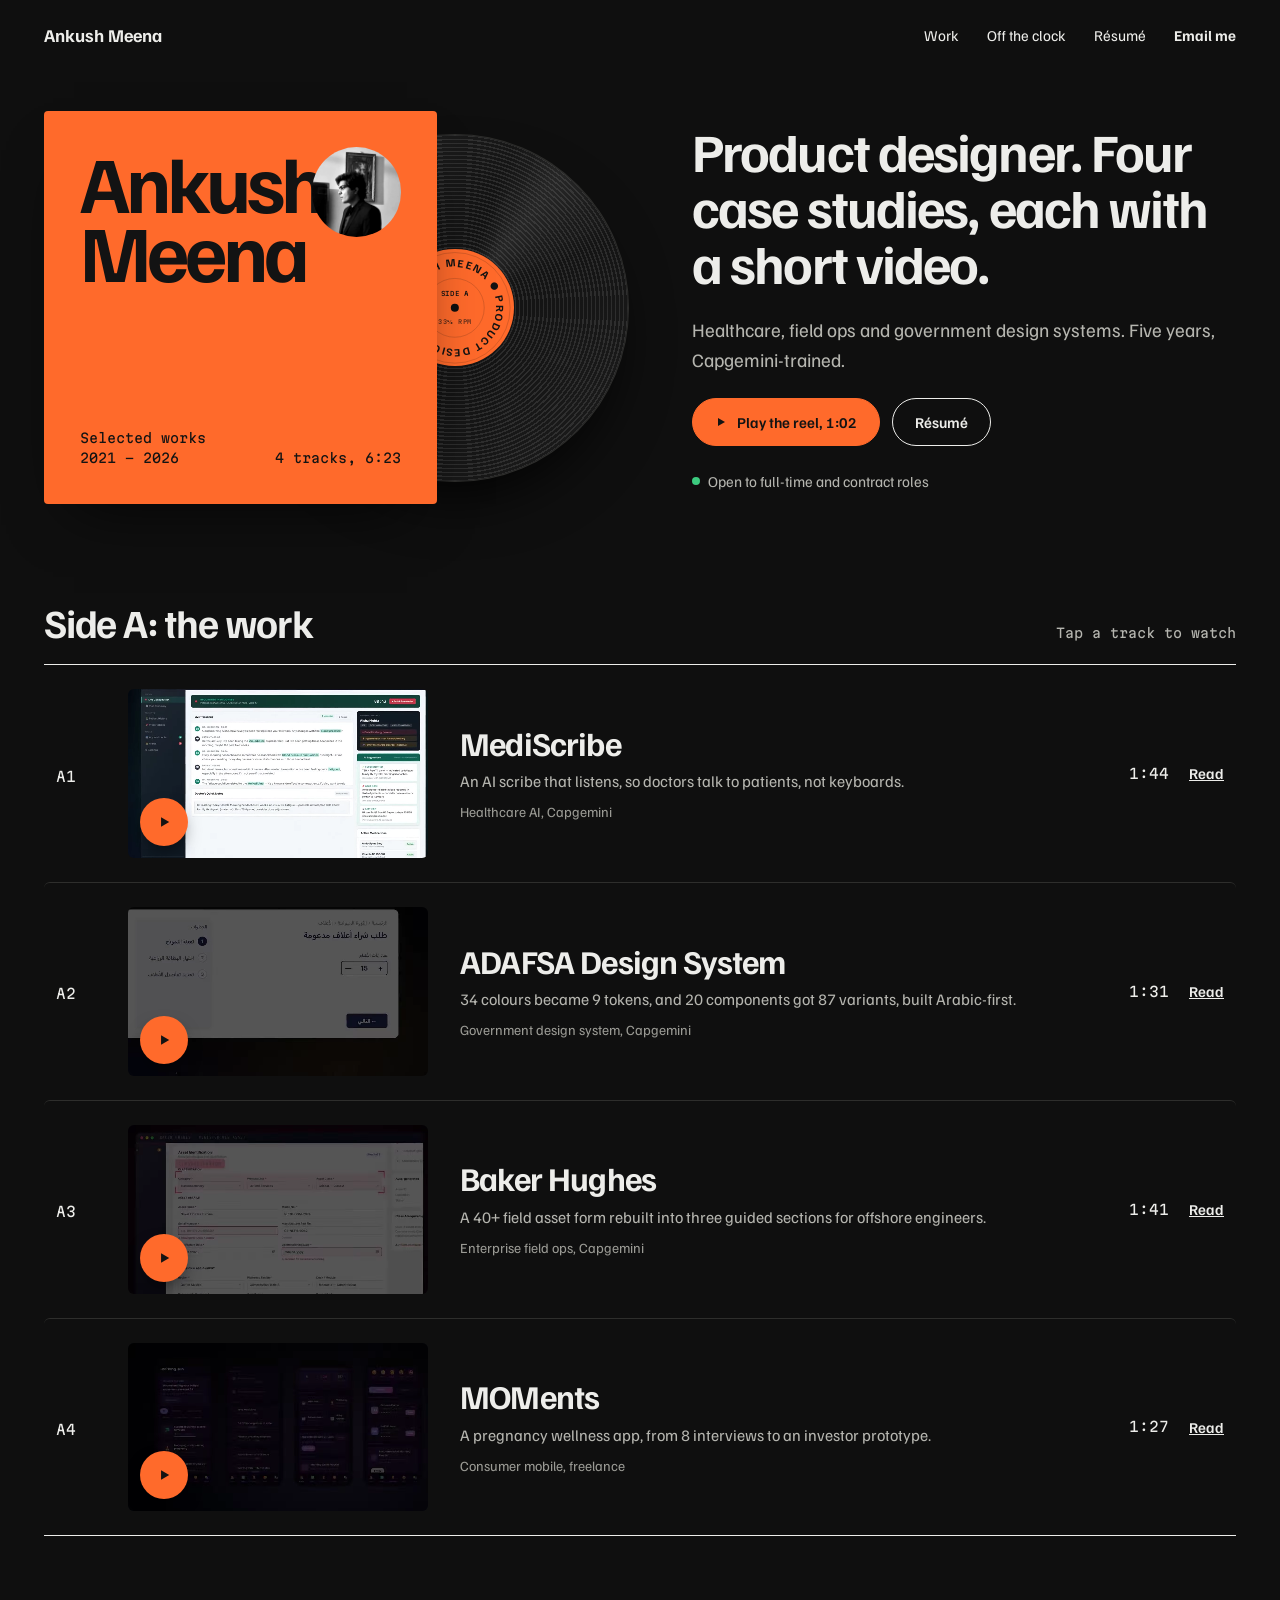
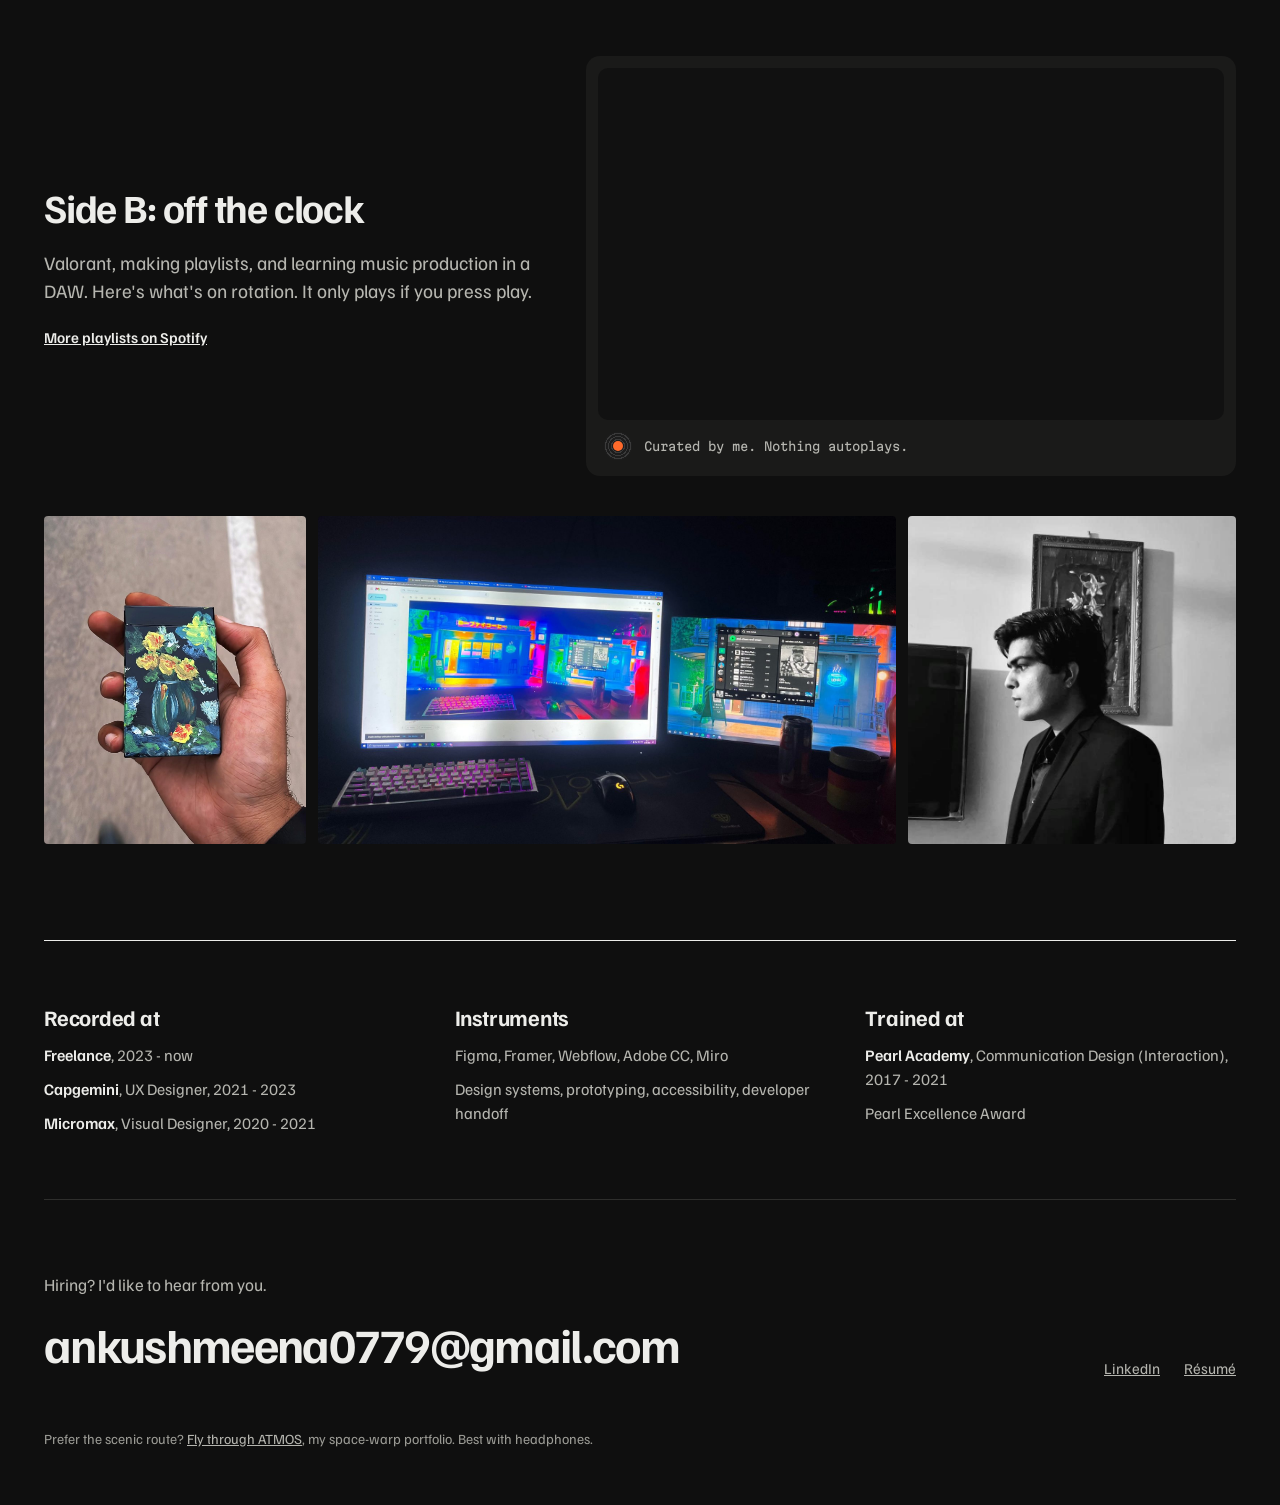
<file: index.html>
<!doctype html>
<html lang="en">
<head>
<meta charset="utf-8">
<meta name="viewport" content="width=device-width, initial-scale=1, viewport-fit=cover">
<title>Ankush Meena, Product Designer</title>
<meta name="description" content="Product designer for healthcare, field ops and government design systems. Four case studies, each with a short video walkthrough.">
<meta name="theme-color" content="#0F0F0F">
<meta property="og:title" content="Ankush Meena, Product Designer">
<meta property="og:description" content="Four case studies, each with a short video. Healthcare, field ops and government design systems.">
<meta property="og:type" content="website">
<meta property="og:image" content="thumbnails/og.jpg">
<meta name="twitter:card" content="summary_large_image">
<link rel="icon" href="favicon.svg" type="image/svg+xml">
<link rel="preconnect" href="https://fonts.googleapis.com">
<link rel="preconnect" href="https://fonts.gstatic.com" crossorigin>
<link href="https://fonts.googleapis.com/css2?family=Familjen+Grotesk:wght@400;500;600;700&family=Martian+Mono:wght@400;500&display=swap" rel="stylesheet">
<style>
:root{
  --bg:#0F0F0F; --ink:#EDEDEA; --muted:#B5B5AF; --muted-2:#9A9A94; --line:#2E2E2C; --line-strong:#EDEDEA;
  --panel:#1A1A19; --hover:#1C1C1B; --accent:#FF6A2B; --on-accent:#131313; --ok:#3CCB7F;
  --ease:cubic-bezier(.16,1,.3,1);
  --sans:'Familjen Grotesk',system-ui,-apple-system,'Segoe UI',sans-serif;
  --mono:'Martian Mono',ui-monospace,'SFMono-Regular',Menlo,monospace;
  color-scheme:dark;
}
*,*::before,*::after{box-sizing:border-box}
html{-webkit-text-size-adjust:100%;scroll-behavior:smooth}
html,body{overflow-x:clip}
body{margin:0;background:var(--bg);color:var(--ink);font-family:var(--sans);font-size:17px;line-height:1.5;-webkit-font-smoothing:antialiased}
img,video{display:block;max-width:100%}
a{color:var(--ink)}
a:hover{color:#fff}
:focus-visible{outline:2px solid var(--accent);outline-offset:3px;border-radius:4px}
.wrap{max-width:1240px;margin:0 auto;padding:0 24px}
.mono{font-family:var(--mono)}
.skip{position:absolute;left:16px;top:-60px;background:var(--accent);color:var(--on-accent);padding:10px 14px;border-radius:999px;font-weight:600;z-index:10;text-decoration:none}
.skip:focus{top:12px}

/* nav */
.nav{display:flex;flex-wrap:wrap;justify-content:space-between;align-items:center;gap:12px 24px;padding:22px 0;font-size:15px}
.nav .brand{font-weight:700;font-size:18px;text-decoration:none}
.nav ul{display:flex;flex-wrap:wrap;gap:8px 28px;list-style:none;margin:0;padding:0}
.nav a{text-decoration:none}
.nav .strong{font-weight:700}

/* buttons */
.btn{display:inline-flex;align-items:center;gap:10px;min-height:48px;padding:0 22px;border-radius:999px;font:600 15px/1 var(--sans);text-decoration:none;cursor:pointer;border:1.5px solid var(--ink);background:transparent;color:var(--ink);transition:transform .2s var(--ease),background-color .2s ease}
.btn:active{transform:translateY(1px) scale(.98)}
.btn-accent{background:var(--accent);border-color:var(--accent);color:var(--on-accent)}
.btn-accent:hover{color:var(--on-accent);background:#FF7D45}
.btn svg{width:12px;height:12px;flex:none}

/* hero */
.hero{display:flex;flex-wrap:wrap;gap:56px 64px;align-items:center;padding:40px 0 72px}
.sleeve-wrap{flex:1 1 440px;max-width:620px;position:relative;padding-right:16%}
.vinyl{position:absolute;top:6%;bottom:6%;right:0;width:auto;aspect-ratio:1/1;border-radius:50%;
  background:conic-gradient(from 20deg,transparent 0deg,rgba(255,255,255,.08) 18deg,transparent 46deg,transparent 175deg,rgba(255,255,255,.045) 200deg,transparent 228deg),repeating-radial-gradient(circle at center,#2B2B2B 0 1.5px,#141414 1.5px 4px);
  box-shadow:0 0 0 1px var(--line),0 30px 60px -20px rgba(0,0,0,.9);display:flex;align-items:center;justify-content:center}
.vinyl::after{content:"";position:absolute;inset:0;border-radius:50%;background:linear-gradient(135deg,rgba(255,255,255,.07),transparent 40%,transparent 60%,rgba(255,255,255,.04))}
.vinyl .label{width:34%;aspect-ratio:1/1;border-radius:50%;background:var(--accent);display:flex;align-items:center;justify-content:center}
.vinyl .label{position:relative;color:var(--on-accent)}
.vinyl .label svg{width:100%;height:100%;display:block;overflow:visible}
.vinyl .label .ring{font:700 9.4px var(--sans);letter-spacing:0;fill:currentColor}
.vinyl .label .side{font:500 5.4px var(--mono);letter-spacing:.12em;fill:currentColor}
.vinyl .label .rpm{font:500 5px var(--mono);letter-spacing:.08em;fill:currentColor;opacity:.7}
.sleeve{position:relative;aspect-ratio:1/1;background:var(--accent);color:var(--on-accent);border-radius:4px;padding:clamp(20px,4vw,36px);display:flex;flex-direction:column;justify-content:space-between;box-shadow:0 30px 60px -30px rgba(0,0,0,.8)}
.sleeve-top{display:flex;justify-content:space-between;align-items:flex-start;gap:16px}
.sleeve-name{min-width:0;font-size:clamp(46px,6.6vw,80px);line-height:.86;letter-spacing:-.05em;font-weight:700}
.sleeve img{flex:none;width:clamp(56px,7vw,96px);height:auto;aspect-ratio:1/1;border-radius:50%;object-fit:cover;filter:grayscale(1) contrast(1.1)}
.sleeve-foot{display:flex;justify-content:space-between;align-items:flex-end;gap:16px;font-family:var(--mono);font-size:13px;line-height:1.5}
.hero-copy{flex:1 1 400px;min-width:0;display:flex;flex-direction:column;gap:24px}
.hero h1{margin:0;font-size:clamp(36px,4.4vw,54px);line-height:1.04;letter-spacing:-.035em;font-weight:700}
.hero p{margin:0;font-size:19px;line-height:1.55;color:var(--muted);max-width:30em}
.actions{display:flex;flex-wrap:wrap;gap:12px}
.status{display:inline-flex;align-items:center;gap:8px;font-size:15px;color:var(--muted)}
.status::before{content:"";width:8px;height:8px;border-radius:50%;background:var(--ok)}

/* section heads */
.sec-head{display:flex;flex-wrap:wrap;justify-content:space-between;align-items:baseline;gap:8px 16px;margin-bottom:20px}
h2{margin:0;font-size:clamp(30px,3.2vw,40px);letter-spacing:-.03em;font-weight:700;line-height:1.1}
.hint{font-family:var(--mono);font-size:13px;color:var(--muted)}

/* tracks */
#work{padding:24px 0 96px}
.tracks{list-style:none;margin:0;padding:0;border-top:1.5px solid var(--line-strong);border-bottom:1.5px solid var(--line-strong)}
.track{position:relative;cursor:pointer;display:grid;grid-template-columns:40px minmax(220px,300px) minmax(0,1fr) auto;align-items:center;gap:20px 32px;padding:24px 12px;border-radius:6px;transition:background-color .25s ease,transform .25s var(--ease)}
.track+.track{border-top:1px solid var(--line)}
.track:hover{background:var(--hover);transform:translateY(-2px)}
.num{font-family:var(--mono);font-size:14px;position:relative;height:16px}
.eq{position:absolute;left:0;top:1px;display:inline-flex;align-items:flex-end;gap:2px;height:14px;opacity:0;transition:opacity .2s}
.eq i{display:block;width:3px;height:14px;background:var(--accent);transform-origin:bottom;transform:scaleY(.3)}
.track:hover .eq,.track:focus-within .eq{opacity:1}
.track:hover .eq i,.track:focus-within .eq i{animation:eq .8s ease-in-out infinite}
.eq i:nth-child(2){animation-delay:.2s!important}.eq i:nth-child(3){animation-delay:.4s!important}
.track:hover .code,.track:focus-within .code{opacity:0}
.thumb-btn{position:relative;display:block;width:100%;aspect-ratio:16/9;border-radius:6px;overflow:hidden;background:#0A0C14}
.meta h3 a::after{content:"";position:absolute;inset:0;z-index:1;border-radius:6px}
.meta h3 a:focus-visible{outline:none}
.track:has(h3 a:focus-visible){outline:2px solid var(--accent);outline-offset:2px}
.side a{position:relative;z-index:2}
.thumb-btn video,.thumb-btn img{width:100%;height:100%;object-fit:cover;transition:scale .6s var(--ease),filter .6s ease}
.track:hover .thumb-btn video{scale:1.06;filter:saturate(1.15)}
.thumb-btn .play{position:absolute;z-index:2;left:12px;bottom:12px;width:48px;height:48px;border:0;padding:0;border-radius:50%;background:var(--accent);color:var(--on-accent);display:flex;align-items:center;justify-content:center;cursor:pointer;box-shadow:0 8px 20px -8px rgba(0,0,0,.8);transition:transform .25s var(--ease),box-shadow .25s ease}
.thumb-btn .play:hover{transform:scale(1.1);box-shadow:0 10px 26px -8px rgba(255,106,43,.6)}
.thumb-btn .play:active{transform:scale(.96)}
.thumb-btn .play:focus-visible{outline:2px solid var(--ink);outline-offset:3px}
.thumb-btn .play svg{width:14px;height:14px}
.meta{display:flex;flex-direction:column;gap:8px;min-width:0}
.meta h3{margin:0;font-size:clamp(26px,2.6vw,34px);letter-spacing:-.025em;font-weight:700;line-height:1.1}
.meta h3 a{text-decoration:none}
.meta p{margin:0;font-size:16px;color:var(--muted);line-height:1.5}
.meta .client{font-size:14px;color:var(--muted-2)}
.side{display:flex;align-items:center;gap:20px;white-space:nowrap}
.side .len{font-family:var(--mono);font-size:14px}
.side a{font-size:15px;font-weight:600}

/* side b */
#off{padding:24px 0 96px;display:flex;flex-direction:column;gap:40px}
.offrow{display:flex;flex-wrap:wrap;gap:40px;align-items:center}
.offcopy{flex:1 1 340px;min-width:0;display:flex;flex-direction:column;gap:20px}
.offcopy p{margin:0;font-size:19px;color:var(--muted)}
.player{flex:1.3 1 440px;min-width:0;background:var(--panel);border-radius:14px;padding:12px}
.player iframe{display:block;width:100%;height:352px;border:0;border-radius:10px;background:#111}
.player-note{display:flex;align-items:center;gap:12px;padding:12px 6px 4px;font-family:var(--mono);font-size:12px;color:var(--muted)}
.mini{width:28px;height:28px;flex:none;border-radius:50%;background:repeating-radial-gradient(circle at center,#3A3A3A 0 1px,#1D1D1D 1px 3px);display:flex;align-items:center;justify-content:center}
.mini::after{content:"";width:10px;height:10px;border-radius:50%;background:var(--accent)}
.photos{display:flex;gap:12px;align-items:flex-start}
.photos img{min-width:0;width:100%;height:auto;object-fit:cover;border-radius:4px}
.photos .p-paint{flex:.8 1 0;aspect-ratio:4/5}
.photos .p-desk{flex:1.762 1 0;aspect-ratio:1600/908}
.photos .p-port{flex:1 1 0;aspect-ratio:1/1}

/* credits */
.credits{padding:64px 0;border-top:1.5px solid var(--line-strong);display:grid;grid-template-columns:repeat(auto-fit,minmax(min(100%,260px),1fr));gap:40px}
.credits h2{font-size:22px;letter-spacing:-.01em;margin-bottom:14px}
.credits ul{list-style:none;margin:0;padding:0;display:flex;flex-direction:column;gap:10px;font-size:16px;color:var(--muted)}
.credits strong{color:var(--ink);font-weight:600}

/* footer */
footer{padding:72px 0 56px;border-top:1px solid var(--line);display:flex;flex-wrap:wrap;justify-content:space-between;align-items:flex-end;gap:24px}
.f-lead{font-size:17px;color:var(--muted);margin:0 0 10px}
.f-mail{font-size:clamp(28px,4vw,48px);letter-spacing:-.035em;font-weight:700;text-decoration:none;word-break:break-word}
.f-links{display:flex;flex-wrap:wrap;gap:12px 24px;font-size:15px}
.f-links a{color:var(--muted)}
.f-small{width:100%;margin:24px 0 0;font-size:14px;color:var(--muted-2)}
.f-small a{color:var(--muted)}


/* email toast */
.mail-pop{position:fixed;left:50%;bottom:24px;translate:-50% 16px;opacity:0;pointer-events:none;z-index:50;display:flex;flex-wrap:wrap;align-items:center;gap:10px 14px;max-width:calc(100vw - 32px);padding:14px 16px 14px 18px;border-radius:14px;background:#1A1A19;border:1px solid var(--line);box-shadow:0 20px 50px -20px rgba(0,0,0,.9);transition:opacity .25s ease,translate .3s var(--ease)}
.mail-pop.show{opacity:1;translate:-50% 0;pointer-events:auto}
.mail-pop .mp-msg{font-size:15px}
.mail-pop .mp-msg b{color:var(--accent);font-weight:600}
.mail-pop a,.mail-pop button{font:600 14px/1 var(--sans);color:var(--ink);background:transparent;border:1px solid var(--line);border-radius:999px;padding:10px 14px;cursor:pointer;text-decoration:none}
.mail-pop a:hover,.mail-pop button:hover{border-color:var(--ink);color:#fff}
.mail-pop .mp-gmail{background:var(--accent);border-color:var(--accent);color:var(--on-accent)}
.mail-pop .mp-gmail:hover{color:var(--on-accent);background:#FF7D45}

/* video dialog */
dialog{width:min(1100px,calc(100vw - 32px));max-height:calc(100dvh - 32px);padding:0;border:0;border-radius:14px;background:#0B0B0B;color:var(--ink);overflow:hidden}
dialog::backdrop{background:rgba(0,0,0,.82)}
.dlg-bar{display:flex;justify-content:space-between;align-items:center;gap:16px;padding:14px 16px 14px 20px;border-bottom:1px solid var(--line)}
.dlg-title{font-weight:700;font-size:18px}
.dlg-title .mono{font-weight:400;font-size:13px;color:var(--muted);margin-left:10px}
.dlg-actions{display:flex;align-items:center;gap:10px}
.dlg-actions a{font-size:15px;font-weight:600}
.close{width:44px;height:44px;border-radius:50%;border:1px solid var(--line);background:transparent;color:var(--ink);cursor:pointer;display:flex;align-items:center;justify-content:center}
.close svg{width:16px;height:16px}
dialog video{width:100%;aspect-ratio:16/9;background:#000}

/* motion */
@keyframes slideOut{from{translate:-45% 0;opacity:0}to{translate:0 0;opacity:1}}
@keyframes spin{to{rotate:360deg}}
@keyframes eq{0%,100%{transform:scaleY(.3)}50%{transform:scaleY(1)}}
.vinyl{animation:slideOut .9s var(--ease) .2s both,spin 9s linear infinite}
body:has(.track:hover) .vinyl{animation:slideOut .9s var(--ease) .2s both,spin 2.4s linear infinite}
.mini{animation:spin 4s linear infinite}
.js .reveal{opacity:0;translate:0 24px;transition:opacity .8s var(--ease),translate .8s var(--ease)}
.js .reveal.in{opacity:1;translate:0 0}
@media (prefers-reduced-motion:reduce){
  html{scroll-behavior:auto}
  .vinyl,body:has(.track:hover) .vinyl{animation:spin 20s linear infinite}
  .mini,.track:hover .eq i{animation:none}
  .track:hover,.btn:active{transform:none}
  .js .reveal{opacity:1;translate:none;transition:none}
}

/* small screens */
@media (max-width:860px){
  .track{grid-template-columns:32px minmax(0,1fr);padding:22px 4px}
  .track .thumb-btn{grid-column:1 / -1;order:-1}
  .track .num{order:0}
  .side{grid-column:2}
}
@media (max-width:640px){
  .wrap{padding:0 16px}
  .hero{padding:24px 0 56px;gap:40px}
  .sleeve-wrap{flex-basis:100%;padding-right:34%}
  .sleeve-name{font-size:clamp(34px,11vw,46px)}
  .sleeve-foot{font-size:11px}
  .vinyl{top:4%;bottom:4%}
  .photos{flex-wrap:wrap}
  .photos .p-desk{order:-1;flex-basis:100%}
  .photos .p-paint{flex:.8 1 0}
  .photos .p-port{flex:1 1 0}
  .player iframe{height:380px}
  .dlg-title .mono{display:none}
}
</style>
</head>
<body>
<a class="skip" href="#work">Skip to the work</a>
<div class="wrap">

<nav class="nav" aria-label="Main">
  <a class="brand" href="index.html">Ankush Meena</a>
  <ul>
    <li><a href="#work">Work</a></li>
    <li><a href="#off">Off the clock</a></li>
    <li><a href="cases/resume.html">Résumé</a></li>
    <li><a class="strong" href="mailto:ankushmeena0779@gmail.com">Email me</a></li>
  </ul>
</nav>

<header class="hero">
  <div class="sleeve-wrap" aria-hidden="true">
    <div class="vinyl"><div class="label"><svg viewBox="0 0 100 100" aria-hidden="true">
      <defs><path id="lab-ring" d="M50,50 m-35,0 a35,35 0 1,1 70,0 a35,35 0 1,1 -70,0"/></defs>
      <circle cx="50" cy="50" r="47" fill="none" stroke="currentColor" stroke-opacity=".22" stroke-width=".6"/>
      <circle cx="50" cy="50" r="25" fill="none" stroke="currentColor" stroke-opacity=".22" stroke-width=".6"/>
      <text class="ring"><textPath href="#lab-ring" textLength="216" lengthAdjust="spacing">ANKUSH MEENA &#9679; PRODUCT DESIGNER &#9679;</textPath></text>
      <text class="side" x="50" y="40" text-anchor="middle">SIDE A</text>
      <circle cx="50" cy="50" r="3.4" fill="#0F0F0F"/>
      <text class="rpm" x="50" y="64" text-anchor="middle">33&#8531; RPM</text>
    </svg></div></div>
    <div class="sleeve">
      <div class="sleeve-top">
        <span class="sleeve-name">Ankush<br>Meena</span>
        <img src="images/me-1.jpg" alt="" width="104" height="104">
      </div>
      <div class="sleeve-foot"><span>Selected works<br>2021 - 2026</span><span>4 tracks, 6:23</span></div>
    </div>
  </div>
  <div class="hero-copy">
    <h1>Product designer. Four case studies, each with a short video.</h1>
    <p>Healthcare, field ops and government design systems. Five years, Capgemini-trained.</p>
    <div class="actions">
      <button class="btn btn-accent" type="button" data-video="videos/gallery.mp4" data-title="Showreel" data-len="1:02">
        <svg viewBox="0 0 24 24" aria-hidden="true"><path d="M6 4v16l14-8z" fill="currentColor"/></svg>Play the reel, 1:02
      </button>
      <a class="btn" href="cases/resume.html">Résumé</a>
    </div>
    <span class="status">Open to full-time and contract roles</span>
  </div>
</header>

<main>
<section id="work" aria-labelledby="work-h">
  <div class="sec-head">
    <h2 id="work-h">Side A: the work</h2>
    <span class="hint">Tap a track to watch</span>
  </div>
  <ol class="tracks">
    <li class="track reveal">
      <span class="num"><span class="code">A1</span><span class="eq" aria-hidden="true"><i></i><i></i><i></i></span></span>
      <div class="thumb-btn">
        <video class="thumb" autoplay muted loop playsinline preload="auto" poster="thumbnails/mediscribe-poster.jpg"><source src="thumbnails/mediscribe-thumb.webm" type="video/webm"><source src="thumbnails/mediscribe-thumb.mp4" type="video/mp4"></video>
        <button class="play" type="button" data-video="videos/mediscribe.mp4" data-case="cases/mediscribe.html" data-title="MediScribe" data-len="1:44" aria-label="Watch the MediScribe walkthrough, 1 minute 44 seconds"><svg viewBox="0 0 24 24" aria-hidden="true"><path d="M7 4v16l14-8z" fill="currentColor"/></svg></button>
      </div>
      <div class="meta">
        <h3><a href="cases/mediscribe.html">MediScribe</a></h3>
        <p>An AI scribe that listens, so doctors talk to patients, not keyboards.</p>
        <span class="client">Healthcare AI, Capgemini</span>
      </div>
      <div class="side"><span class="len">1:44</span><a href="cases/mediscribe.html">Read<span class="visually-hidden"> the MediScribe case study</span></a></div>
    </li>
    <li class="track reveal">
      <span class="num"><span class="code">A2</span><span class="eq" aria-hidden="true"><i></i><i></i><i></i></span></span>
      <div class="thumb-btn">
        <video class="thumb" autoplay muted loop playsinline preload="auto" poster="thumbnails/adafsa-poster.jpg"><source src="thumbnails/adafsa-thumb.webm" type="video/webm"><source src="thumbnails/adafsa-thumb.mp4" type="video/mp4"></video>
        <button class="play" type="button" data-video="videos/adafsa.mp4" data-case="cases/adafsa.html" data-title="ADAFSA Design System" data-len="1:31" aria-label="Watch the ADAFSA Design System walkthrough, 1 minute 31 seconds"><svg viewBox="0 0 24 24" aria-hidden="true"><path d="M7 4v16l14-8z" fill="currentColor"/></svg></button>
      </div>
      <div class="meta">
        <h3><a href="cases/adafsa.html">ADAFSA Design System</a></h3>
        <p>34 colours became 9 tokens, and 20 components got 87 variants, built Arabic-first.</p>
        <span class="client">Government design system, Capgemini</span>
      </div>
      <div class="side"><span class="len">1:31</span><a href="cases/adafsa.html">Read<span class="visually-hidden"> the ADAFSA case study</span></a></div>
    </li>
    <li class="track reveal">
      <span class="num"><span class="code">A3</span><span class="eq" aria-hidden="true"><i></i><i></i><i></i></span></span>
      <div class="thumb-btn">
        <video class="thumb" autoplay muted loop playsinline preload="auto" poster="thumbnails/bakerhughes-poster.jpg"><source src="thumbnails/bakerhughes-thumb.webm" type="video/webm"><source src="thumbnails/bakerhughes-thumb.mp4" type="video/mp4"></video>
        <button class="play" type="button" data-video="videos/bakerhughes.mp4" data-case="cases/bakerhughes.html" data-title="Baker Hughes" data-len="1:41" aria-label="Watch the Baker Hughes walkthrough, 1 minute 41 seconds"><svg viewBox="0 0 24 24" aria-hidden="true"><path d="M7 4v16l14-8z" fill="currentColor"/></svg></button>
      </div>
      <div class="meta">
        <h3><a href="cases/bakerhughes.html">Baker Hughes</a></h3>
        <p>A 40+ field asset form rebuilt into three guided sections for offshore engineers.</p>
        <span class="client">Enterprise field ops, Capgemini</span>
      </div>
      <div class="side"><span class="len">1:41</span><a href="cases/bakerhughes.html">Read<span class="visually-hidden"> the Baker Hughes case study</span></a></div>
    </li>
    <li class="track reveal">
      <span class="num"><span class="code">A4</span><span class="eq" aria-hidden="true"><i></i><i></i><i></i></span></span>
      <div class="thumb-btn">
        <video class="thumb" autoplay muted loop playsinline preload="auto" poster="thumbnails/moments-poster.jpg"><source src="thumbnails/moments-thumb.webm" type="video/webm"><source src="thumbnails/moments-thumb.mp4" type="video/mp4"></video>
        <button class="play" type="button" data-video="videos/moments.mp4" data-case="cases/moments.html" data-title="MOMents" data-len="1:27" aria-label="Watch the MOMents walkthrough, 1 minute 27 seconds"><svg viewBox="0 0 24 24" aria-hidden="true"><path d="M7 4v16l14-8z" fill="currentColor"/></svg></button>
      </div>
      <div class="meta">
        <h3><a href="cases/moments.html">MOMents</a></h3>
        <p>A pregnancy wellness app, from 8 interviews to an investor prototype.</p>
        <span class="client">Consumer mobile, freelance</span>
      </div>
      <div class="side"><span class="len">1:27</span><a href="cases/moments.html">Read<span class="visually-hidden"> the MOMents case study</span></a></div>
    </li>
  </ol>
</section>

<section id="off" aria-labelledby="off-h">
  <div class="offrow">
    <div class="offcopy">
      <h2 id="off-h">Side B: off the clock</h2>
      <p>Valorant, making playlists, and learning music production in a DAW. Here's what's on rotation. It only plays if you press play.</p>
      <a href="https://open.spotify.com/user/lg2u2r9mgzihiq2gs4ujpi2vn" rel="noopener" target="_blank" style="align-self:flex-start;font-weight:600;font-size:15px">More playlists on Spotify</a>
    </div>
    <div class="player">
      <iframe title="Ankush's playlist on Spotify" src="https://open.spotify.com/embed/playlist/3EETuNTVDPS7eN9zw4vGtd?utm_source=generator&amp;theme=0" allow="clipboard-write; encrypted-media; fullscreen; picture-in-picture" loading="lazy"></iframe>
      <div class="player-note"><span class="mini" aria-hidden="true"></span>Curated by me. Nothing autoplays.</div>
    </div>
  </div>
  <div class="photos">
    <img class="reveal p-paint" src="images/off-painting.jpg" alt="A small painting of yellow roses in a blue vase, done on a card box, held in my hand" width="1000" height="1250" loading="lazy">
    <img class="reveal p-desk" src="images/off-desk.jpg" alt="My desk setup at night: two monitors, a lit keyboard and a lo-fi café wallpaper" width="1600" height="908" loading="lazy">
    <img class="reveal p-port" src="images/off-portrait.jpg" alt="Black and white portrait of me in profile" width="736" height="736" loading="lazy">
  </div>
</section>

<section class="credits" aria-label="Background">
  <div>
    <h2>Recorded at</h2>
    <ul>
      <li><strong>Freelance</strong>, 2023 - now</li>
      <li><strong>Capgemini</strong>, UX Designer, 2021 - 2023</li>
      <li><strong>Micromax</strong>, Visual Designer, 2020 - 2021</li>
    </ul>
  </div>
  <div>
    <h2>Instruments</h2>
    <ul>
      <li>Figma, Framer, Webflow, Adobe CC, Miro</li>
      <li>Design systems, prototyping, accessibility, developer handoff</li>
    </ul>
  </div>
  <div>
    <h2>Trained at</h2>
    <ul>
      <li><strong>Pearl Academy</strong>, Communication Design (Interaction), 2017 - 2021</li>
      <li>Pearl Excellence Award</li>
    </ul>
  </div>
</section>
</main>

<footer>
  <div>
    <p class="f-lead">Hiring? I'd like to hear from you.</p>
    <a class="f-mail" href="mailto:ankushmeena0779@gmail.com">ankushmeena0779@gmail.com</a>
  </div>
  <div class="f-links">
    <a href="https://linkedin.com/in/ankushmeena" rel="noopener" target="_blank">LinkedIn</a>
    <a href="cases/resume.html">Résumé</a>
  </div>
  <p class="f-small">Prefer the scenic route? <a href="https://atmos-portfolio-mqnw.vercel.app/" rel="noopener" target="_blank">Fly through ATMOS</a>, my space-warp portfolio. Best with headphones.</p>
</footer>

</div>

<div class="mail-pop" id="mail-pop" role="status" aria-live="polite">
  <span class="mp-msg"><b>Copied</b> ankushmeena0779@gmail.com</span>
  <a class="mp-gmail" href="https://mail.google.com/mail/?view=cm&amp;fs=1&amp;to=ankushmeena0779@gmail.com" target="_blank" rel="noopener">Open in Gmail</a>
  <a href="mailto:ankushmeena0779@gmail.com">Mail app</a>
  <button type="button" id="mail-close" aria-label="Dismiss">Close</button>
</div>

<dialog id="player" aria-labelledby="dlg-title">
  <div class="dlg-bar">
    <div class="dlg-title" id="dlg-title"><span id="dlg-name">Video</span><span class="mono" id="dlg-len"></span></div>
    <div class="dlg-actions">
      <a id="dlg-case" href="#">Read the case study</a>
      <button class="close" type="button" id="dlg-close" aria-label="Close video"><svg viewBox="0 0 24 24" aria-hidden="true"><path d="M5 5l14 14M19 5L5 19" stroke="currentColor" stroke-width="2" stroke-linecap="round"/></svg></button>
    </div>
  </div>
  <video id="dlg-video" controls playsinline preload="none"></video>
</dialog>

<style>.visually-hidden{position:absolute!important;width:1px;height:1px;overflow:hidden;clip:rect(0 0 0 0);white-space:nowrap}</style>
<script>
(function(){
  document.documentElement.classList.add('js');
  var reduce = window.matchMedia('(prefers-reduced-motion: reduce)').matches;

  // Reveal on scroll
  var reveals = document.querySelectorAll('.reveal');
  if ('IntersectionObserver' in window && !reduce) {
    var ro = new IntersectionObserver(function(entries){
      entries.forEach(function(e){ if (e.isIntersecting) { e.target.classList.add('in'); ro.unobserve(e.target); } });
    }, {rootMargin:'0px 0px -8% 0px'});
    reveals.forEach(function(el){ ro.observe(el); });
  } else { reveals.forEach(function(el){ el.classList.add('in'); }); }

  // Thumbnail loops: play only while visible, never with reduced motion
  var thumbs = document.querySelectorAll('video.thumb');
  thumbs.forEach(function(v){ v.muted = true; var p = v.play(); if (p && p.catch) p.catch(function(){}); });
  if ('IntersectionObserver' in window) {
    var vo = new IntersectionObserver(function(entries){
      entries.forEach(function(e){
        var v = e.target;
        if (e.isIntersecting) { var p = v.play(); if (p && p.catch) p.catch(function(){}); }
        else { v.pause(); }
      });
    }, {threshold:0.25});
    thumbs.forEach(function(v){ vo.observe(v); });
  }


  // Email links: copy the address and offer Gmail / mail app, since mailto alone often does nothing
  var ADDR = 'ankushmeena0779@gmail.com';
  var pop = document.getElementById('mail-pop'), popTimer;
  function copyText(t){
    if (navigator.clipboard && window.isSecureContext) return navigator.clipboard.writeText(t);
    var ta = document.createElement('textarea'); ta.value = t; ta.setAttribute('readonly',''); ta.style.position='fixed'; ta.style.opacity='0';
    document.body.appendChild(ta); ta.select(); try { document.execCommand('copy'); } catch(e){} document.body.removeChild(ta);
    return Promise.resolve();
  }
  function showPop(){ pop.classList.add('show'); clearTimeout(popTimer); popTimer = setTimeout(function(){ pop.classList.remove('show'); }, 9000); }
  document.querySelectorAll('a[href^="mailto:"]').forEach(function(a){
    if (pop.contains(a)) return;
    a.addEventListener('click', function(e){ e.preventDefault(); copyText(ADDR).then(showPop, showPop); });
  });
  document.getElementById('mail-close').addEventListener('click', function(){ pop.classList.remove('show'); });

  // Video dialog
  var dlg = document.getElementById('player');
  var vid = document.getElementById('dlg-video');
  var nameEl = document.getElementById('dlg-name');
  var lenEl = document.getElementById('dlg-len');
  var caseEl = document.getElementById('dlg-case');
  var lastFocus = null;

  function openVideo(btn){
    lastFocus = btn;
    nameEl.textContent = btn.getAttribute('data-title');
    lenEl.textContent = btn.getAttribute('data-len') || '';
    var c = btn.getAttribute('data-case');
    if (c) { caseEl.href = c; caseEl.hidden = false; } else { caseEl.hidden = true; }
    vid.src = btn.getAttribute('data-video');
    if (typeof dlg.showModal === 'function') { dlg.showModal(); } else { window.location.href = vid.src; return; }
    var p = vid.play(); if (p && p.catch) p.catch(function(){});
  }
  function closeVideo(){
    vid.pause(); vid.removeAttribute('src'); vid.load();
    if (dlg.open) dlg.close();
  }
  document.querySelectorAll('[data-video]').forEach(function(b){
    b.addEventListener('click', function(){ openVideo(b); });
  });
  document.getElementById('dlg-close').addEventListener('click', closeVideo);
  dlg.addEventListener('click', function(e){ if (e.target === dlg) closeVideo(); });
  dlg.addEventListener('close', function(){ vid.pause(); vid.removeAttribute('src'); vid.load(); if (lastFocus) lastFocus.focus(); });
})();
</script>
</body>
</html>
</file>
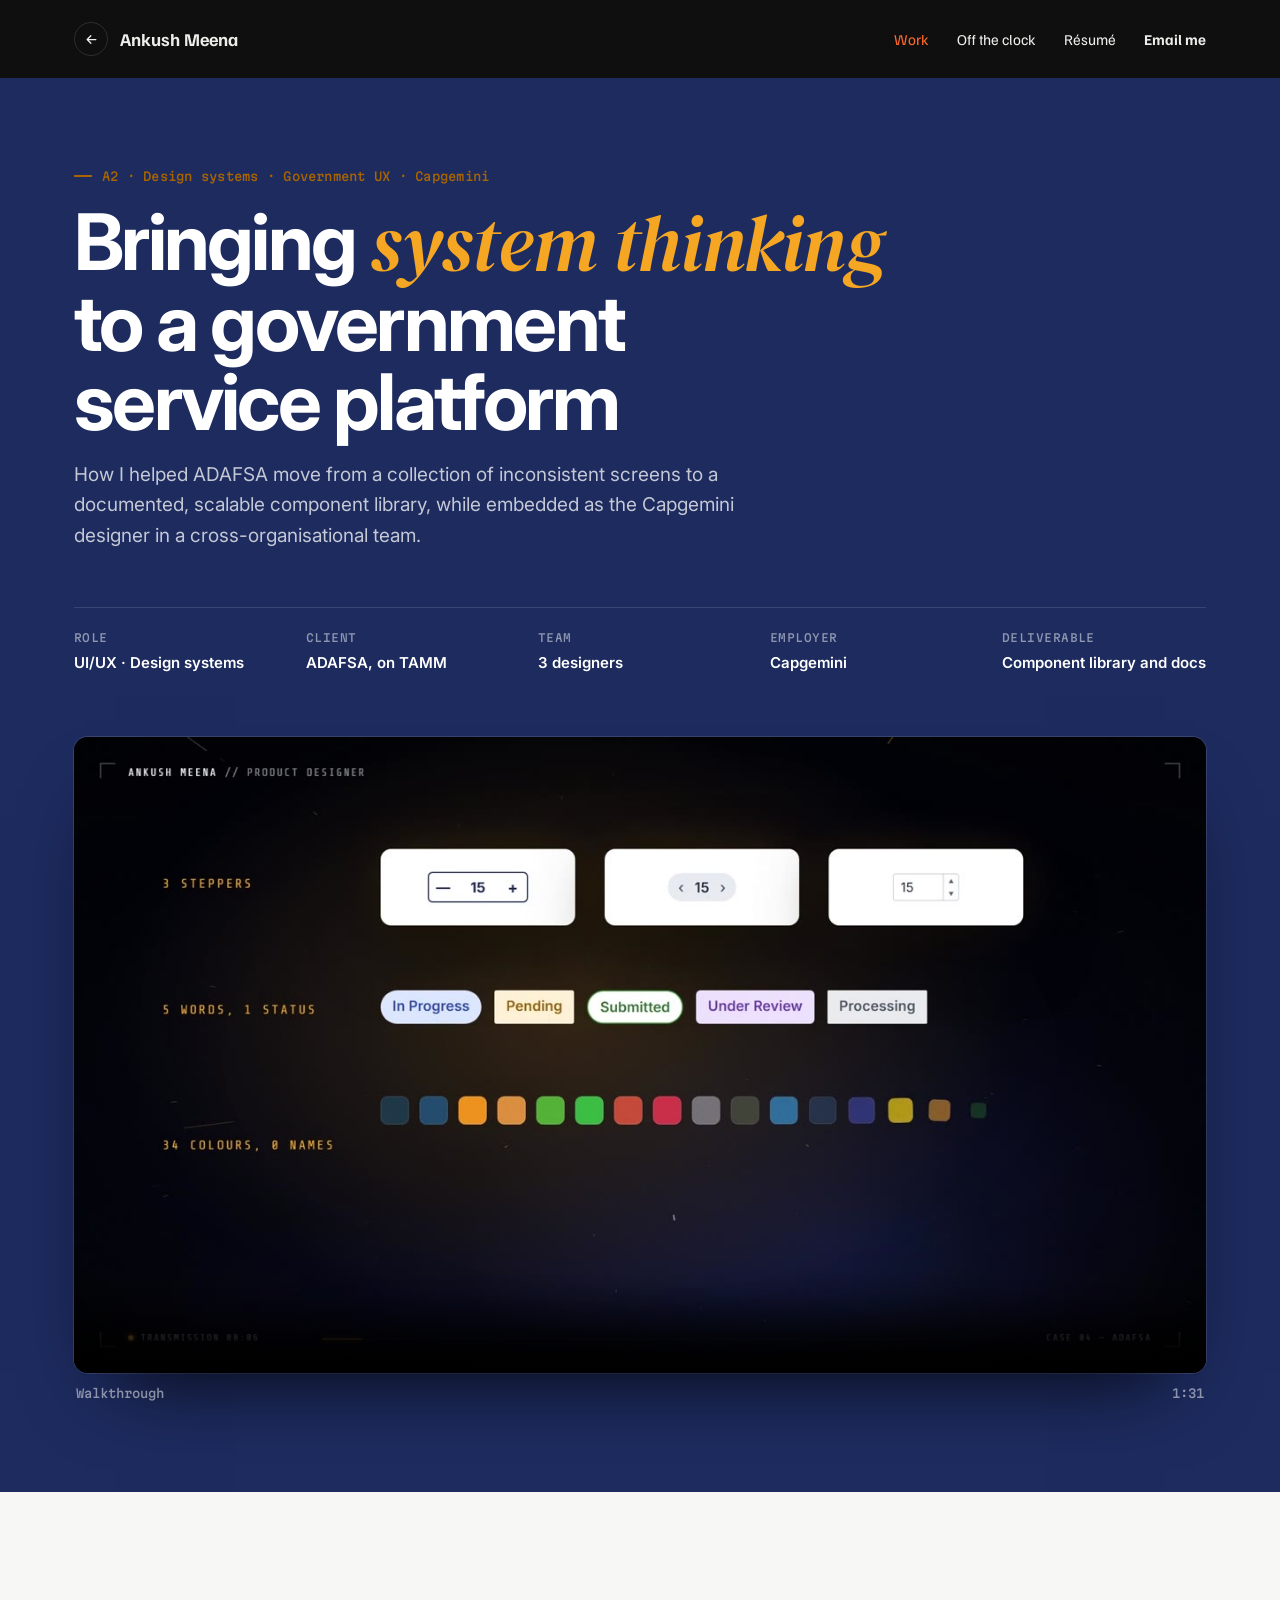
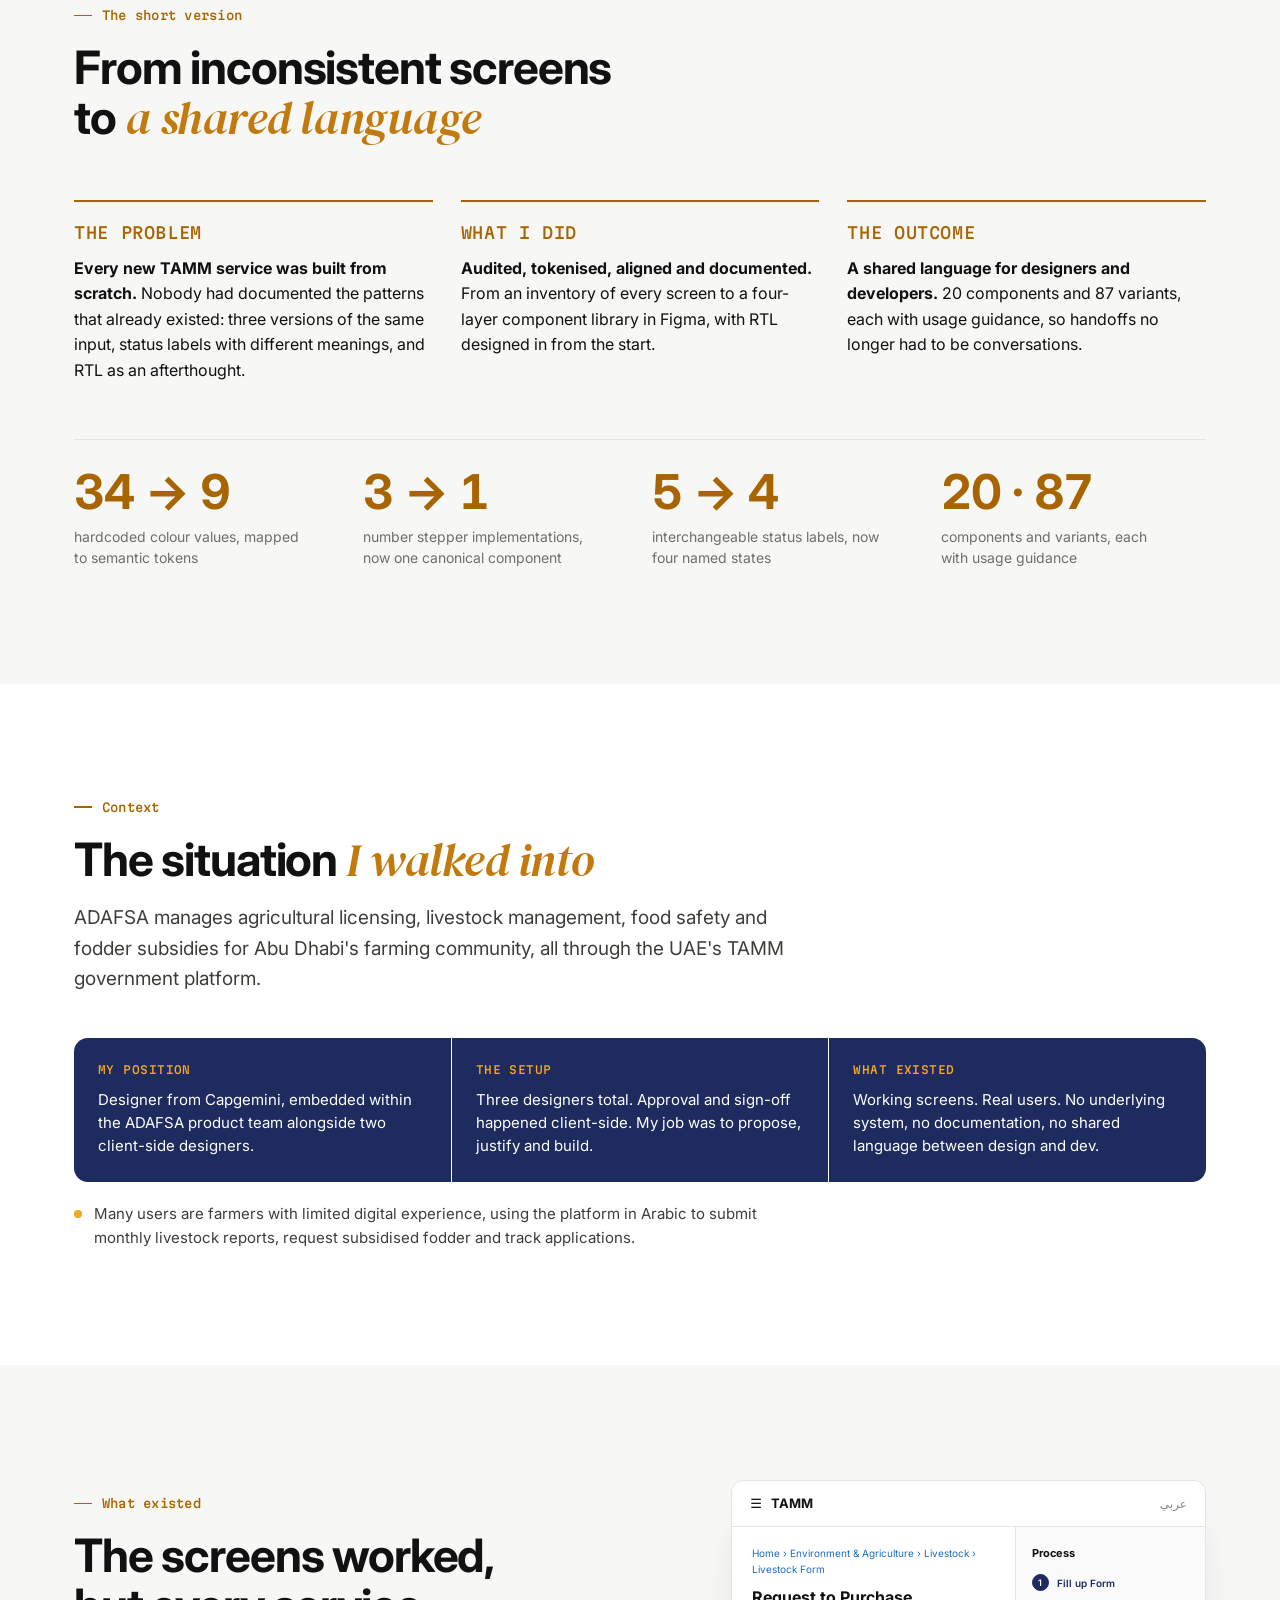
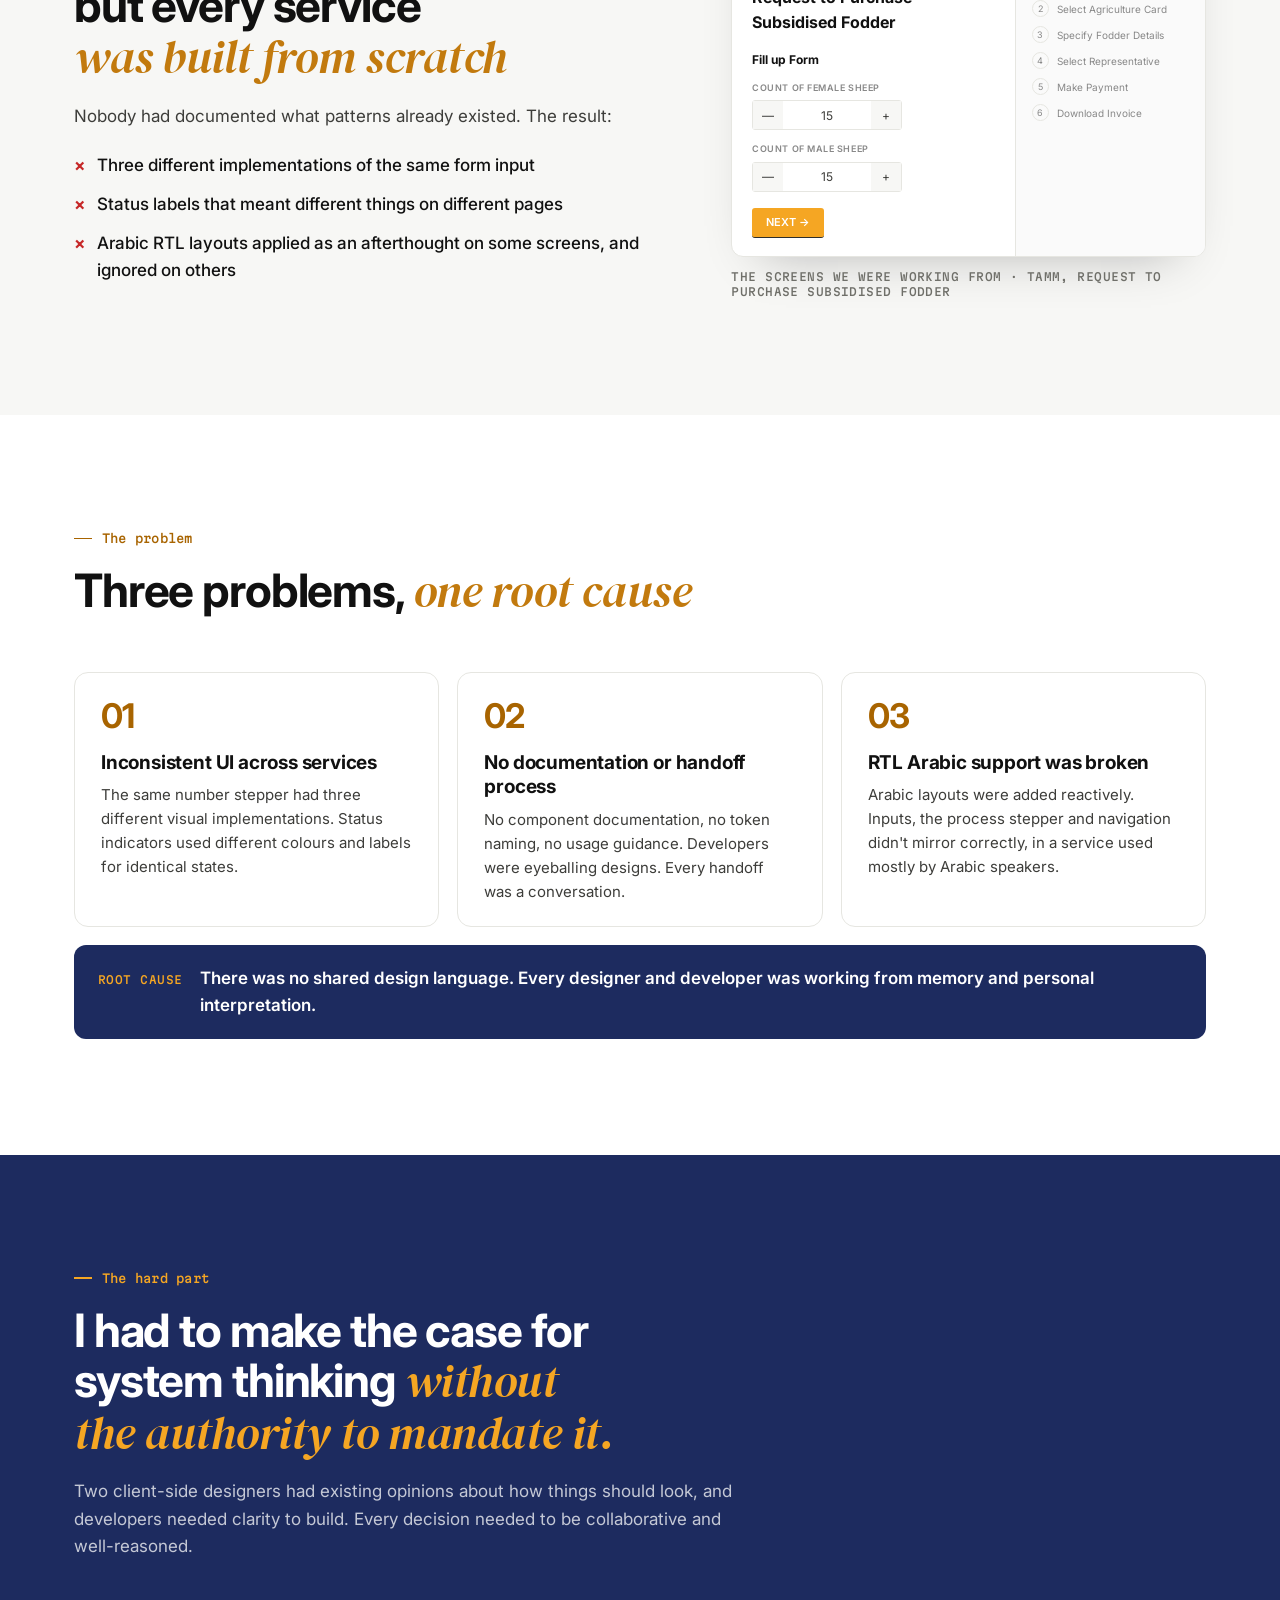
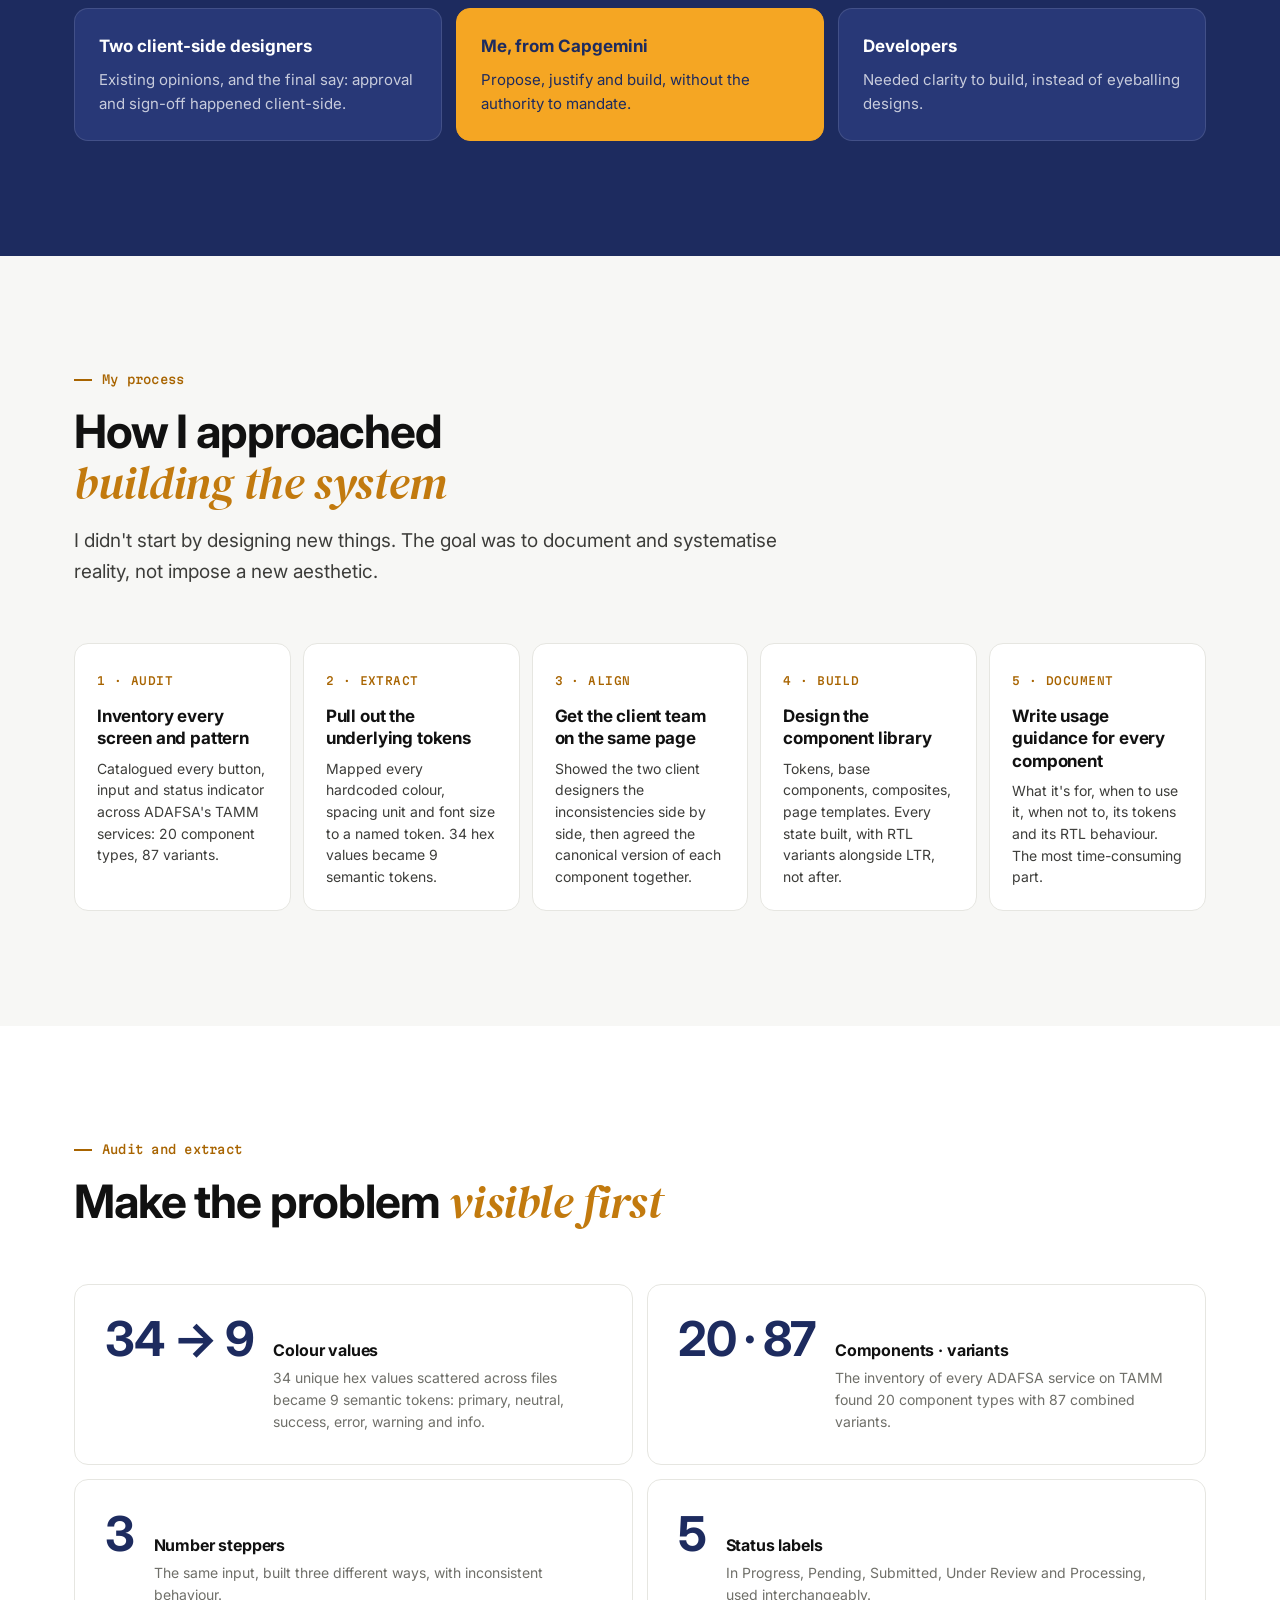
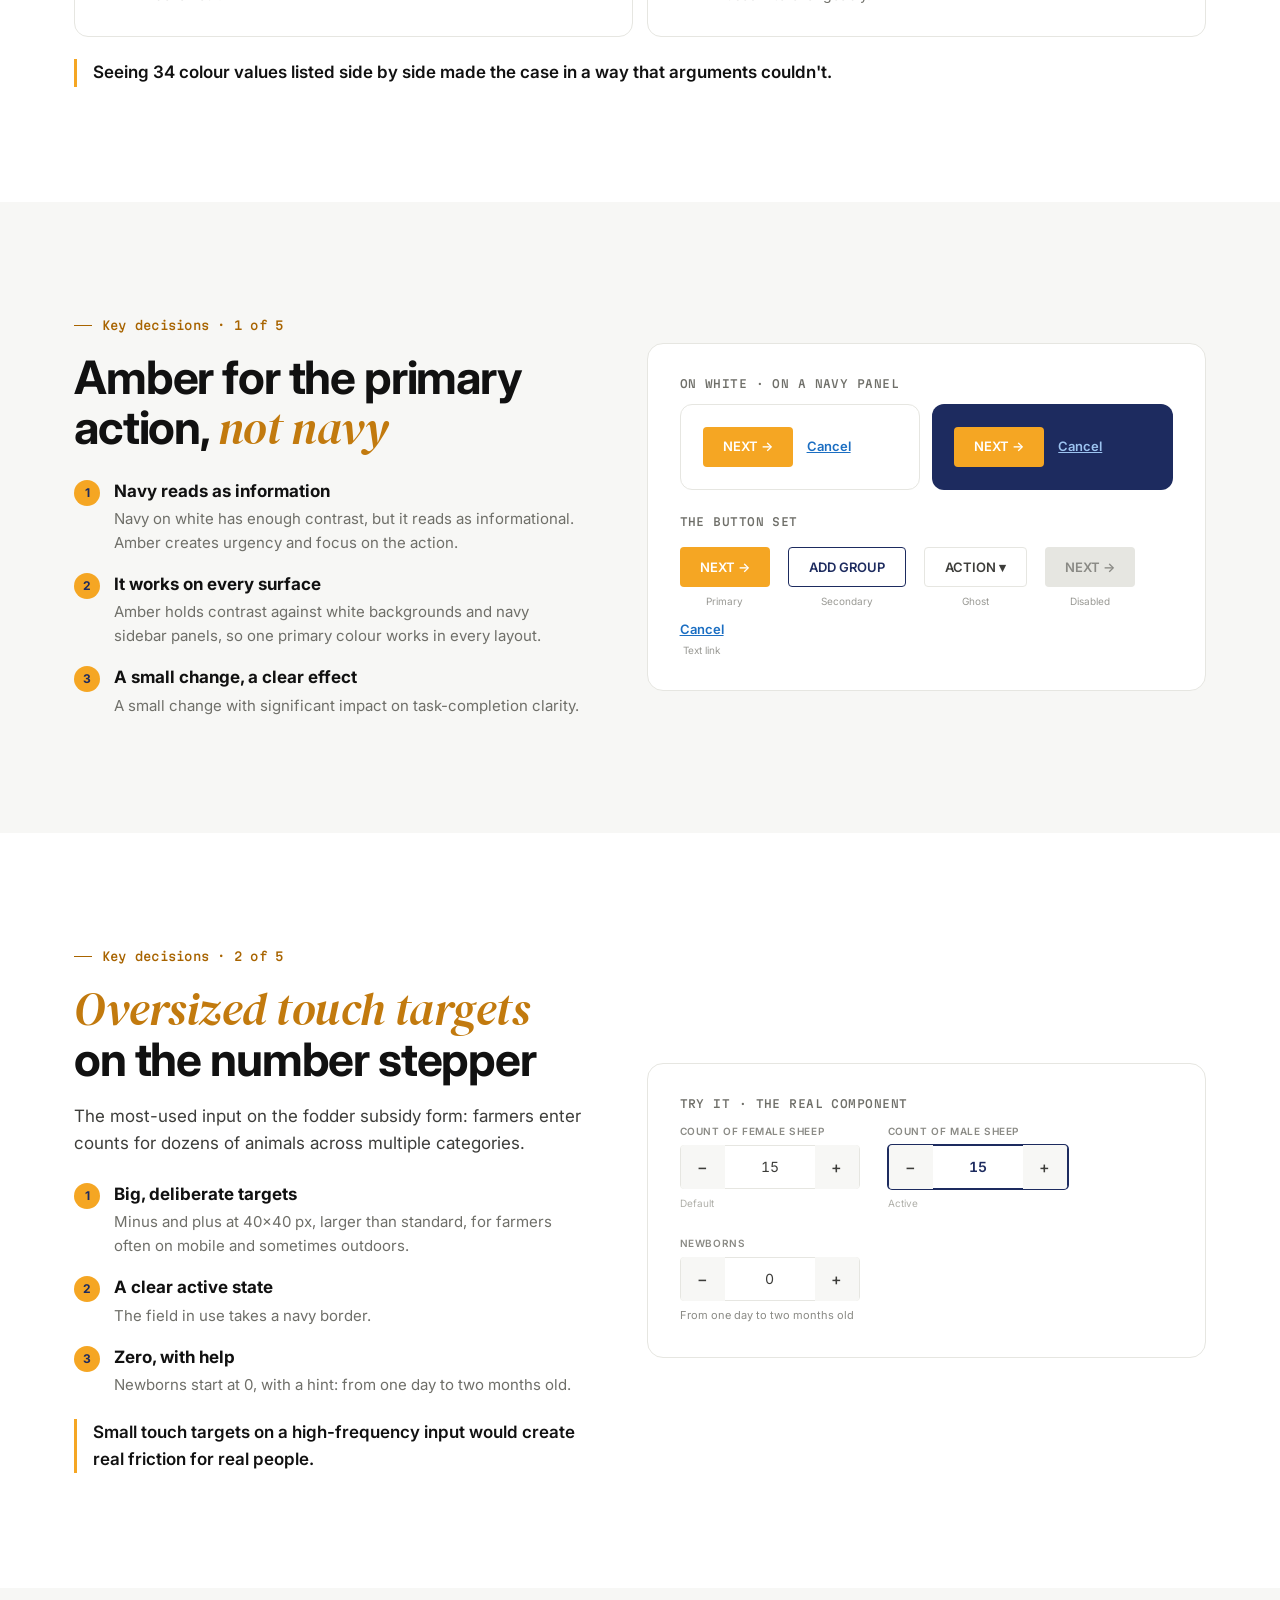
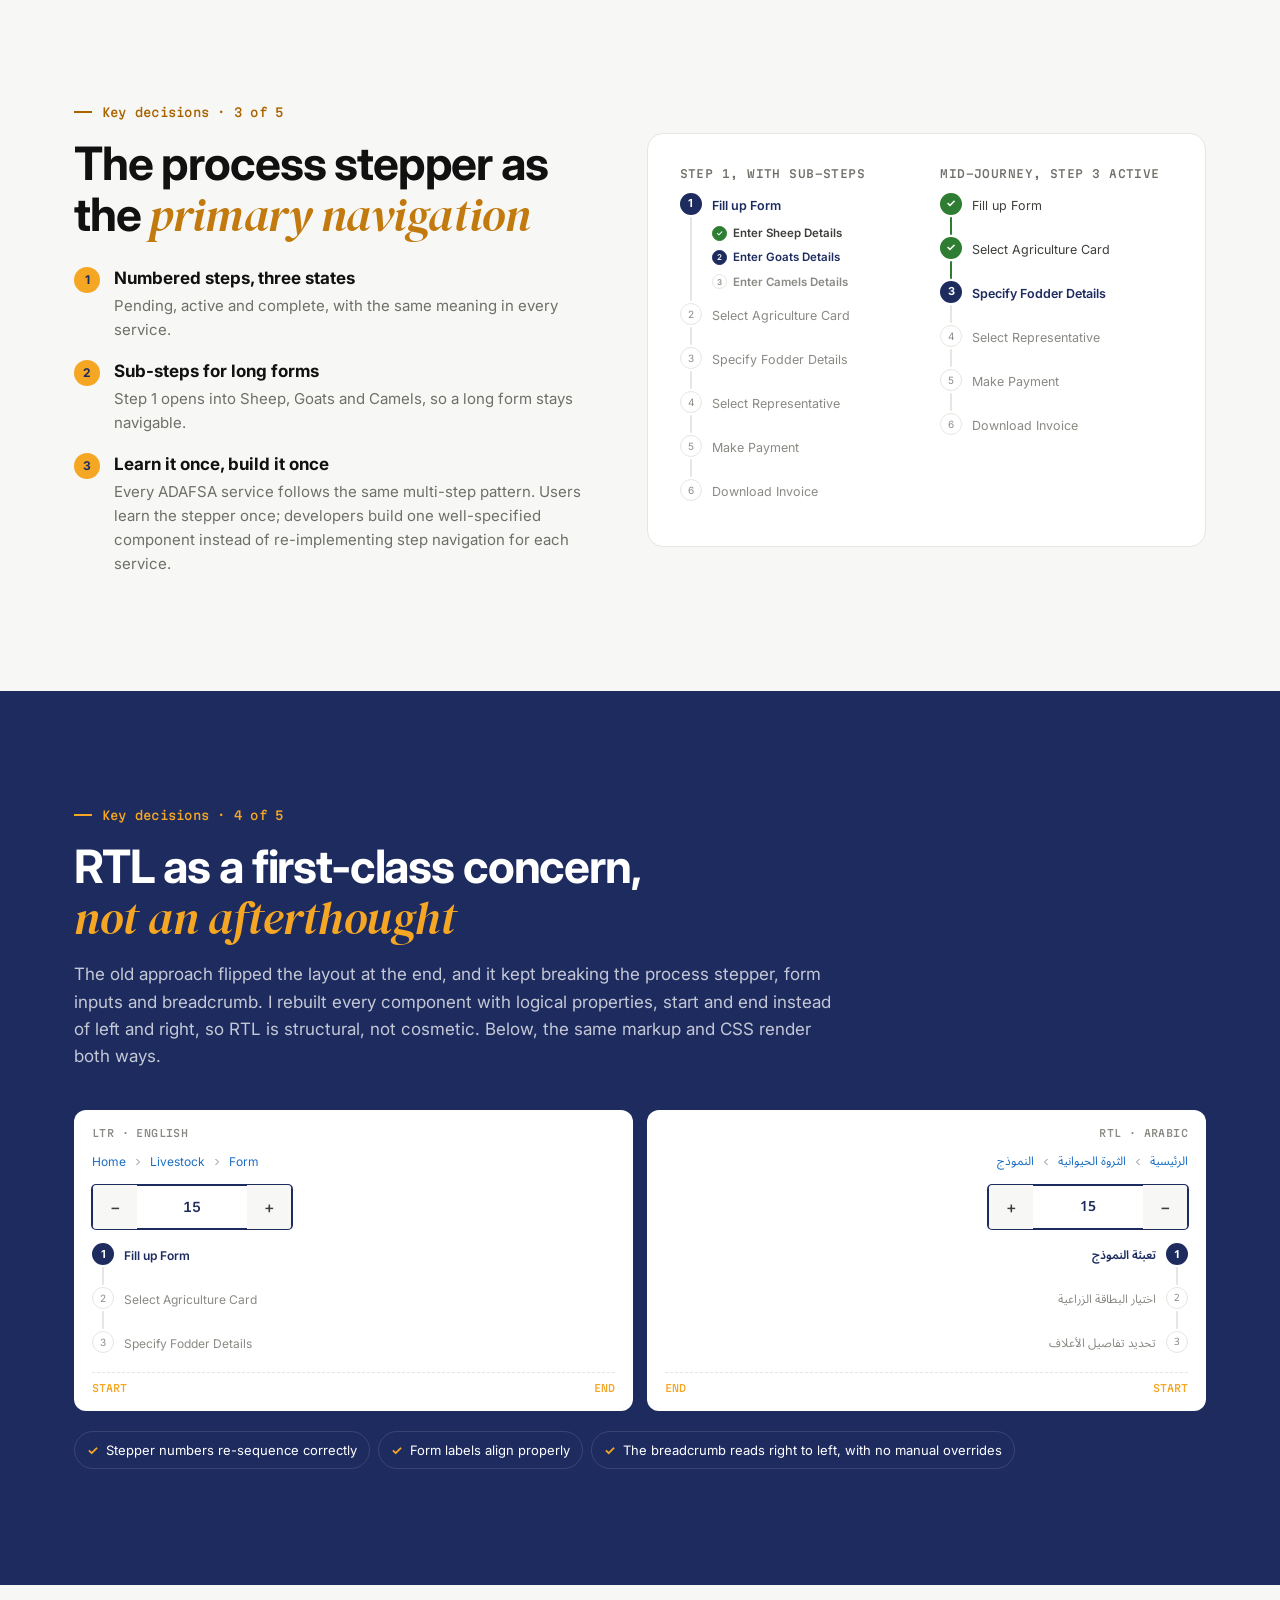
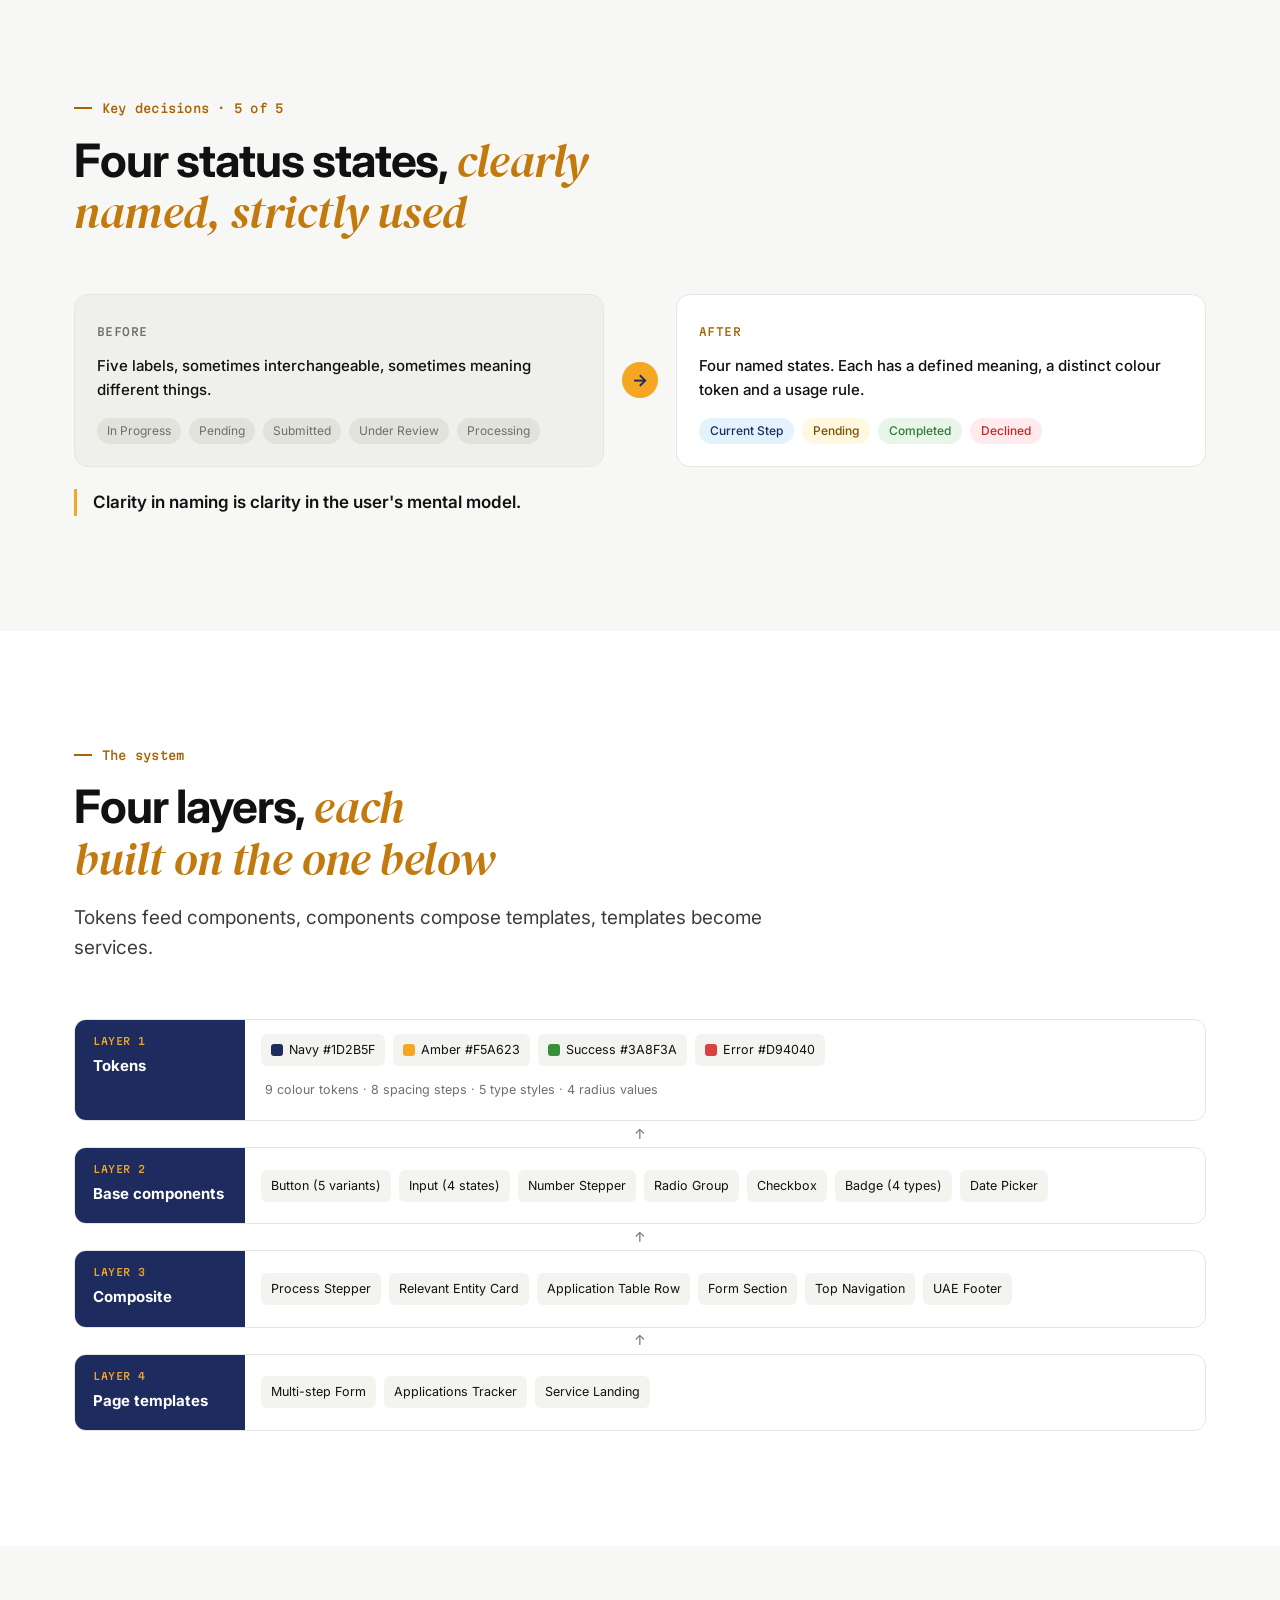
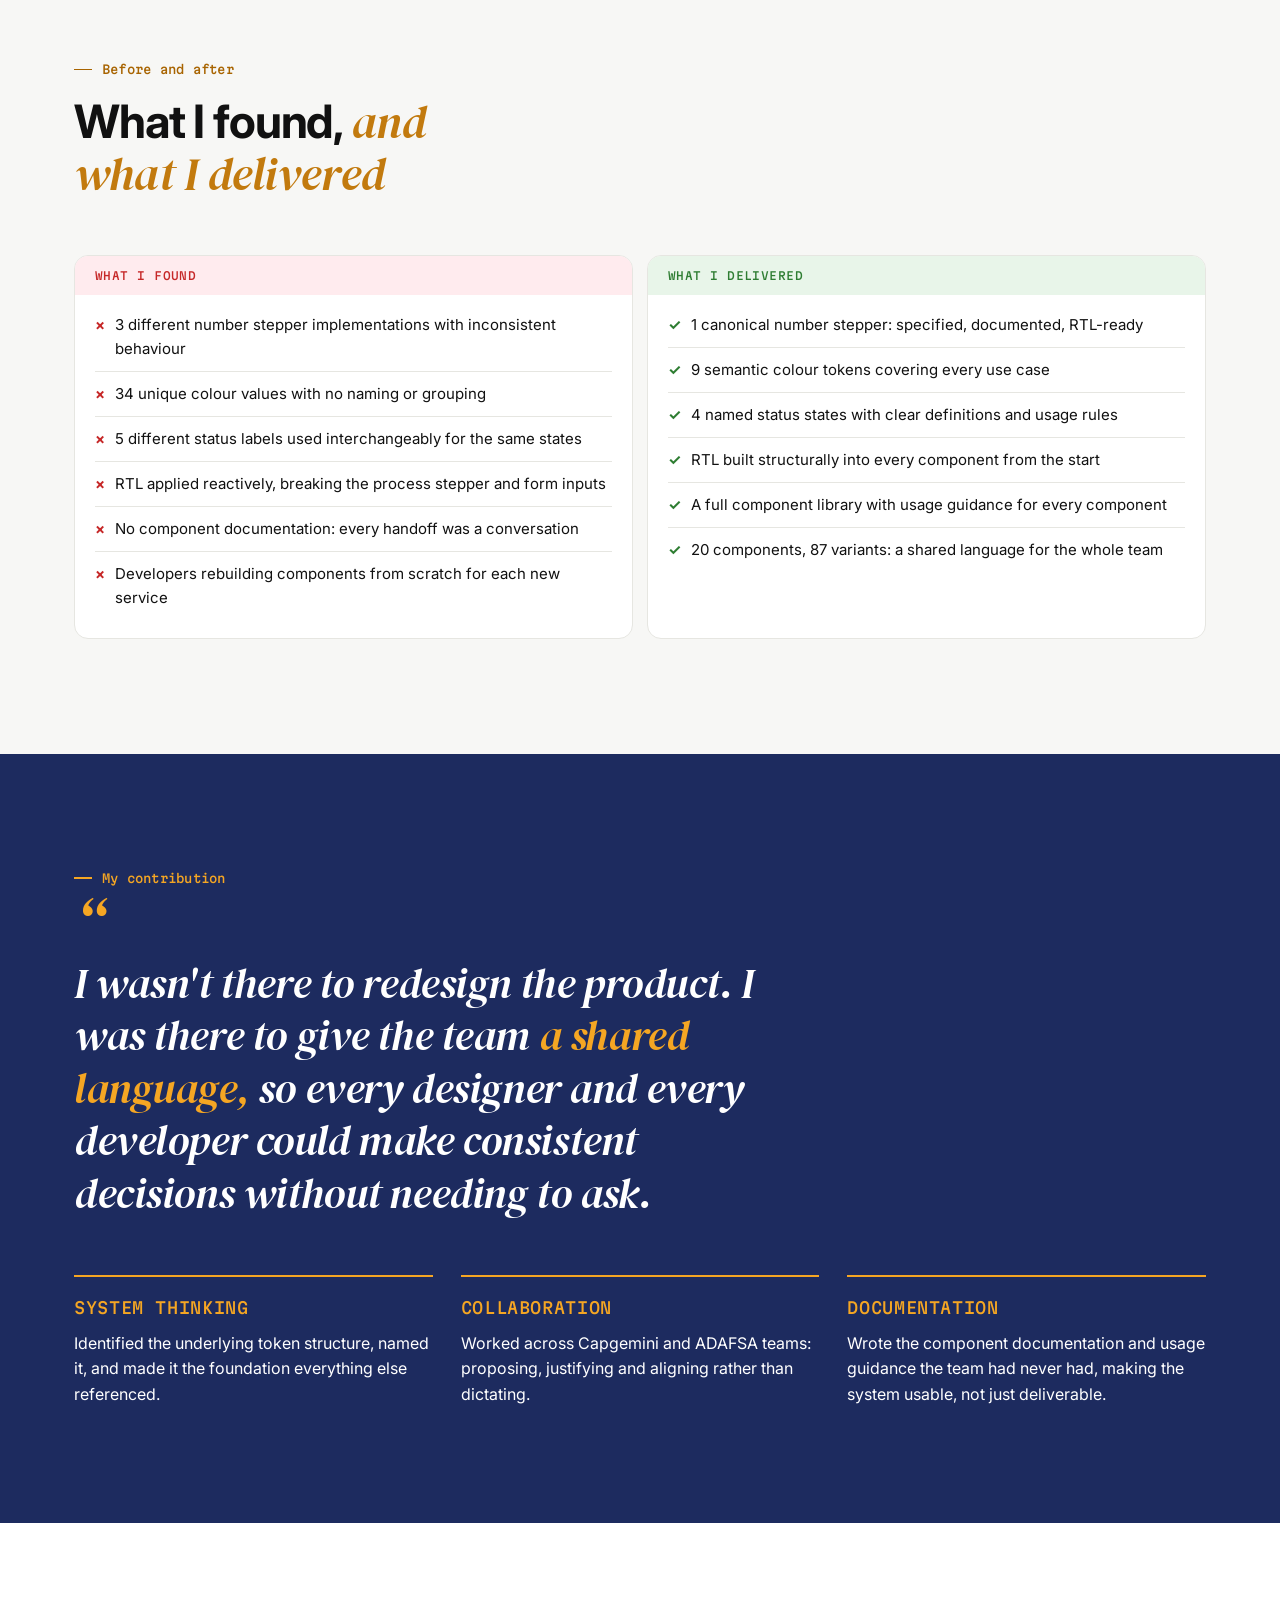
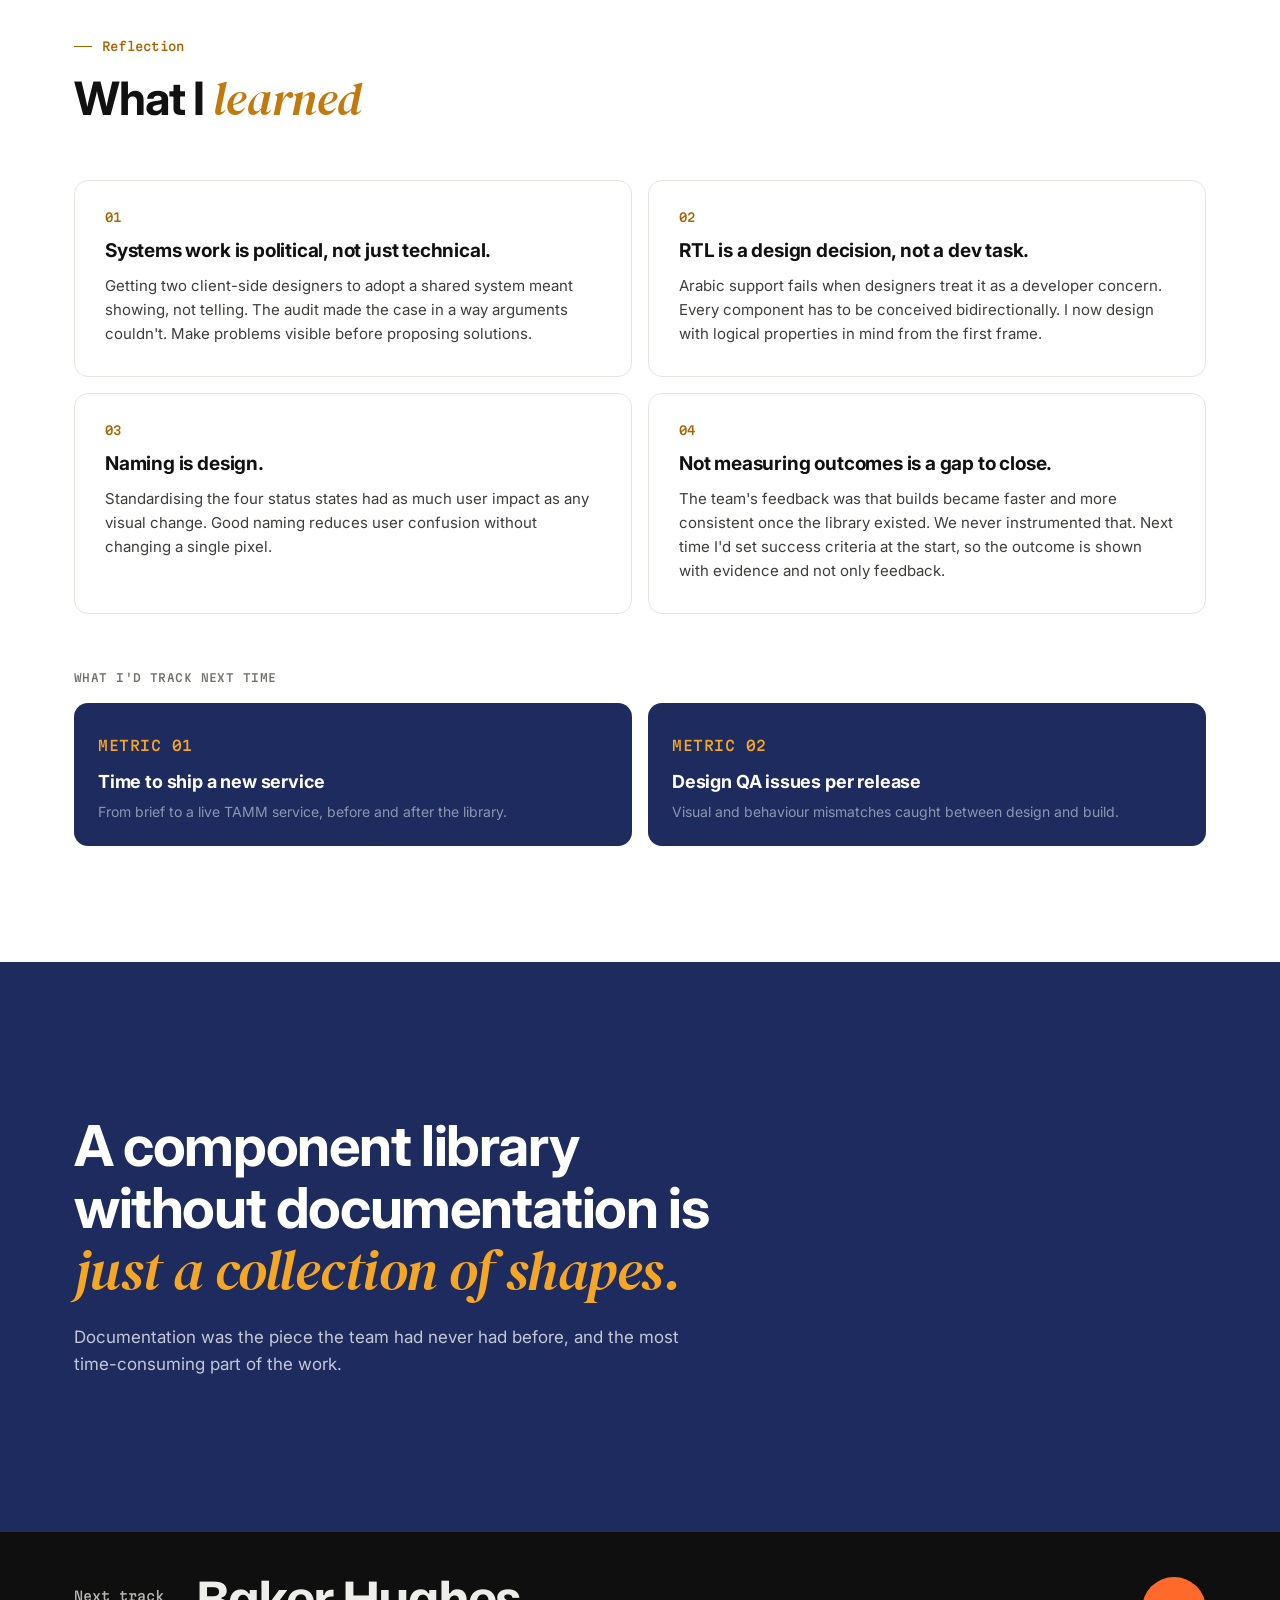
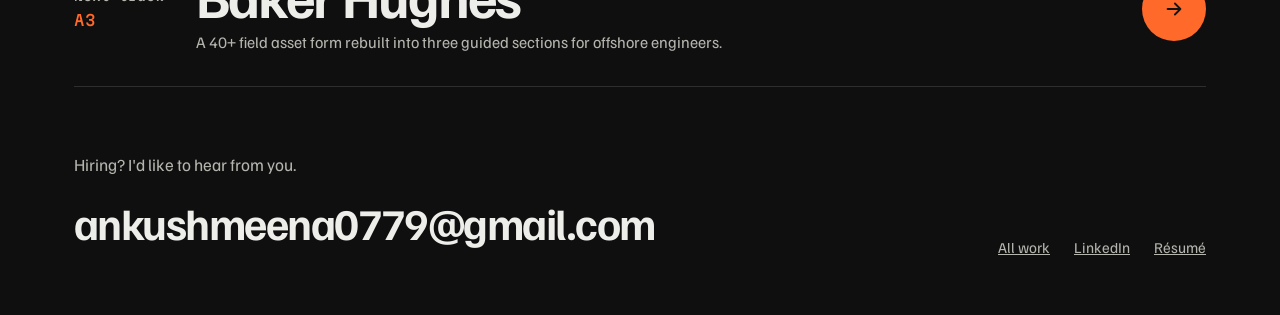
<file: cases/adafsa.html>
<!doctype html>
<html lang="en">
<head>
<meta charset="utf-8">
<meta name="viewport" content="width=device-width, initial-scale=1">
<title>ADAFSA Design System, a case study by Ankush Meena</title>
<meta name="description" content="A documented, Arabic-first component library for ADAFSA services on the UAE's TAMM platform: 34 colours became 9 tokens, and 20 components got 87 variants.">
<meta property="og:title" content="ADAFSA Design System, a case study by Ankush Meena">
<meta property="og:description" content="Bringing system thinking to a government service platform.">
<meta property="og:image" content="../thumbnails/adafsa-cover.jpg">
<link rel="icon" href="../favicon.svg" type="image/svg+xml">
<link rel="preconnect" href="https://fonts.googleapis.com">
<link rel="preconnect" href="https://fonts.gstatic.com" crossorigin>
<link href="https://fonts.googleapis.com/css2?family=Familjen+Grotesk:wght@400;500;600;700&family=Martian+Mono:wght@400;500&family=Inter:wght@400;500;600;700&family=DM+Serif+Display:ital@0;1&family=Noto+Sans+Arabic:wght@400;600&display=swap" rel="stylesheet">
<link rel="stylesheet" href="cs.css">
<style>
:root{
  --c-bg:#F7F7F5; --c-line:#E6E6E1; --c-muted:#6F6F69; --c-ink:#111111; --c-body:#3D3D3A;
  --c-dark:#1D2B5F; --c-dark-2:#283877;
  --c-acc:#A86400; --c-acc-d:#F5A623; --c-acc-tint:#FFF6E6; --c-on-acc:#1D2B5F;
  --amber:#F5A623; --navy:#1D2B5F; --link:#1B6EC2; --ok:#2E7D32; --ok-lt:#E8F5E9; --err:#C62828; --err-lt:#FFEBEE; --warn-lt:#FFF8E1; --info-lt:#E3F2FD;
}
.h1 em,.h2 em{color:#C27A0E}
.dark .h1 em,.dark .h2 em,.hero .h1 em{color:var(--c-acc-d)}
.tag{background:var(--amber);color:var(--navy)}

/* TAMM screen (what existed) */
.tamm{background:#fff;border:1px solid var(--c-line);border-radius:12px;overflow:hidden;box-shadow:0 24px 50px -30px rgba(0,0,0,.3);font-family:'Inter',system-ui,sans-serif}
.tamm-nav{display:flex;justify-content:space-between;align-items:center;padding:12px 18px;border-bottom:1px solid var(--c-line);font-size:13px;font-weight:700;color:#111}
.tamm-nav span:last-child{font-weight:400;color:#888;font-size:12px}
.tamm-body{display:grid;grid-template-columns:minmax(0,1fr) 190px}
.tamm-main{padding:18px 20px}
.tamm-side{padding:18px 16px;border-inline-start:1px solid var(--c-line);background:#FAFAFA}
.tamm .crumb{font-size:10px;color:var(--link);margin-bottom:8px}
.tamm .title{font-size:16px;font-weight:700;color:#111;margin-bottom:14px}
.tamm .lbl{font-size:9px;font-weight:600;color:#888;text-transform:uppercase;letter-spacing:.06em;margin:12px 0 5px}
.tamm .mstep{display:flex;height:30px;border:1px solid var(--c-line);border-radius:3px;width:150px;font-size:12px;align-items:center}
.tamm .mstep i{width:30px;height:100%;display:flex;align-items:center;justify-content:center;background:#F7F7F5;font-style:normal}
.tamm .mstep b{flex:1;text-align:center;font-weight:400}
.tamm .next{display:inline-flex;align-items:center;height:30px;padding:0 14px;border-radius:3px;background:var(--amber);color:#fff;font-size:11px;font-weight:600;margin-top:16px}
.tamm .ps{display:flex;gap:8px;align-items:center;font-size:10px;color:#888;margin-bottom:9px}
.tamm .ps i{width:17px;height:17px;border-radius:50%;border:1.5px solid var(--c-line);display:flex;align-items:center;justify-content:center;font-size:9px;font-style:normal;flex:none}
.tamm .ps.on{color:var(--navy);font-weight:600}
.tamm .ps.on i{background:var(--navy);border-color:var(--navy);color:#fff}
.tamm-cap{margin-top:12px;font:500 11px/1.4 var(--s-mono);text-transform:uppercase;letter-spacing:.04em;color:var(--c-muted)}
.xlist{list-style:none;margin:22px 0 0;padding:0;display:flex;flex-direction:column;gap:12px}
.xlist li{display:flex;gap:12px;align-items:baseline;color:var(--c-ink);font-weight:500}
.xlist li::before{content:"×";color:var(--err);font-weight:700;flex:none}

/* context row */
.ctx{display:grid;grid-template-columns:repeat(3,minmax(0,1fr));gap:1px;background:var(--c-dark-line);border-radius:14px;overflow:hidden;margin-top:clamp(32px,4vw,44px)}
.ctx div{background:var(--c-dark);padding:24px}
.ctx .label{color:var(--c-acc-d);display:block;margin-bottom:10px}
.ctx p{color:#fff;font-size:15px;line-height:1.55}
.note{display:flex;gap:12px;align-items:flex-start;margin-top:20px;max-width:80ch;color:var(--c-body);font-size:15px}
.note::before{content:"";flex:none;width:8px;height:8px;border-radius:50%;background:var(--amber);margin-top:8px}

/* three parties */
.parties{display:grid;grid-template-columns:repeat(3,minmax(0,1fr));gap:14px;margin-top:clamp(32px,4vw,48px)}
.parties div{border-radius:14px;padding:24px;background:var(--c-dark-2);border:1px solid var(--c-dark-line)}
.parties div.me{background:var(--amber);border-color:var(--amber)}
.parties b{display:block;color:#fff;font-size:17px;margin-bottom:8px}
.parties div.me b,.parties div.me p{color:var(--navy)}
.parties p{font-size:15px}

/* process */
.steps5{display:grid;grid-template-columns:repeat(5,minmax(0,1fr));gap:12px;counter-reset:s}
.steps5 .card{padding:22px}
.steps5 .k{font:500 11px/1 var(--s-mono);color:var(--c-acc);text-transform:uppercase;letter-spacing:.04em}
.steps5 .h3{font-size:17px;margin:12px 0 8px}
.steps5 p{font-size:14px;line-height:1.55}

/* audit cards */
.audit{display:grid;grid-template-columns:repeat(2,minmax(0,1fr));gap:14px}
.audit .card{display:grid;grid-template-columns:auto 1fr;gap:6px 20px;align-items:baseline}
.audit b{font-size:clamp(34px,4vw,48px);line-height:1;letter-spacing:-.03em;color:var(--navy);font-weight:700;grid-row:span 2}
.audit .h3{font-size:16px}
.audit p{font-size:14px;color:var(--c-muted)}
.pull{margin-top:22px;padding-inline-start:16px;border-inline-start:3px solid var(--amber);color:var(--c-ink);font-weight:600;max-width:70ch}

/* decisions */
.dec{display:grid;grid-template-columns:minmax(0,1fr) minmax(0,1.1fr);gap:clamp(32px,5vw,64px);align-items:center}
.pts{list-style:none;margin:24px 0 0;padding:0;display:flex;flex-direction:column;gap:16px}
.pts li{display:grid;grid-template-columns:28px 1fr;gap:12px}
.pts .n{width:26px;height:26px;border-radius:50%;background:var(--amber);color:var(--navy);font:700 12px/26px var(--c-sans);text-align:center}
.pts b{display:block;color:var(--c-ink)}
.pts span{display:block;font-size:15px;color:var(--c-muted);margin-top:2px}
.dark .pts b{color:#fff}
.dark .pts span{color:var(--c-dark-muted)}
.demo{background:var(--c-card);border:1px solid var(--c-line);border-radius:16px;padding:clamp(20px,3vw,32px);font-family:'Inter',system-ui,sans-serif}
.demo-l{font:500 11px/1.4 var(--s-mono);text-transform:uppercase;letter-spacing:.04em;color:var(--c-muted);margin-bottom:12px}

/* ADAFSA components (live) */
.abtn{display:inline-flex;align-items:center;height:40px;padding:0 20px;border-radius:4px;font:600 13px/1 'Inter',sans-serif;border:none}
.abtn.p{background:var(--amber);color:#fff}
.abtn.s{background:#fff;color:var(--navy);border:1.5px solid var(--navy)}
.abtn.g{background:#fff;color:var(--c-body);border:1px solid var(--c-line)}
.abtn.d{background:var(--c-line);color:#8A8A85}
.abtn.l{background:transparent;color:var(--link);text-decoration:underline;padding:0;height:auto}
.surfaces{display:grid;grid-template-columns:1fr 1fr;gap:12px}
.surfaces > div{border-radius:12px;padding:22px;display:flex;gap:14px;align-items:center;flex-wrap:wrap}
.surfaces .w{background:#fff;border:1px solid var(--c-line)}
.surfaces .n{background:var(--navy)}
.surfaces .n .abtn.l{color:#9CC3F0}
.bset{display:flex;flex-wrap:wrap;gap:14px 18px;align-items:center;margin-top:18px}
.bset figure{margin:0;display:flex;flex-direction:column;align-items:center;gap:6px}
.bset figcaption{font-size:10px;color:#9a9a95}

.astep{display:flex;align-items:center;height:44px;border-radius:4px;border:1px solid var(--c-line);background:#fff;width:180px}
.astep:focus-within,.astep.on{border-color:var(--navy);box-shadow:0 0 0 1px var(--navy)}
.astep button{width:44px;height:44px;flex:none;border:0;background:#F7F7F5;color:var(--c-body);font:500 16px/1 'Inter',sans-serif;cursor:pointer;transition:background-color .15s}
.astep button:hover{background:#EDEDE8}
.astep button:active{background:#E2E2DC}
.astep button:first-child{border-start-start-radius:3px;border-end-start-radius:3px}
.astep button:last-child{border-start-end-radius:3px;border-end-end-radius:3px}
.astep output{flex:1;text-align:center;font-size:14px;color:var(--c-body);font-variant-numeric:tabular-nums}
.astep.on output{color:var(--navy);font-weight:600}
.steppers{display:flex;flex-wrap:wrap;gap:24px 28px}
.steppers .f{display:flex;flex-direction:column;gap:6px}
.steppers .fl{font-size:10px;font-weight:600;color:#8A8A85;text-transform:uppercase;letter-spacing:.06em}
.steppers .fh{font-size:11px;color:#8A8A85;max-width:180px}
.steppers .fs{font-size:10px;color:#b0b0aa}

.ps-demo{display:grid;grid-template-columns:1fr 1fr;gap:28px}
.pst{display:flex;gap:10px}
.pst .pl{display:flex;flex-direction:column;align-items:center}
.pst .pc{width:22px;height:22px;border-radius:50%;display:flex;align-items:center;justify-content:center;font-size:11px;font-weight:700;flex:none}
.pst .pc.a{background:var(--navy);color:#fff}
.pst .pc.d{background:var(--ok);color:#fff}
.pst .pc.p{background:#fff;border:1.5px solid var(--c-line);color:#8A8A85;font-weight:400;font-size:10px}
.pst .ln{width:2px;flex:1;min-height:18px;background:var(--c-line);margin:2px 0}
.pst .ln.done{background:var(--ok)}
.pst .pt{padding-bottom:12px;font-size:12.5px;padding-top:3px;color:#8A8A85}
.pst .pt.a{color:var(--navy);font-weight:600}
.pst .pt.d{color:var(--c-body)}
.pst .subs{margin-top:8px;display:flex;flex-direction:column;gap:6px;font-size:11.5px}
.pst .subs span{display:flex;align-items:center;gap:6px;color:#8A8A85}
.pst .subs span.ok{color:var(--c-body)}
.pst .subs span.on{color:var(--navy);font-weight:600}
.pst .subs i{width:15px;height:15px;border-radius:50%;border:1.5px solid var(--c-line);display:flex;align-items:center;justify-content:center;font-size:8px;font-style:normal}
.pst .subs span.ok i{background:var(--ok);border-color:var(--ok);color:#fff}
.pst .subs span.on i{background:var(--navy);border-color:var(--navy);color:#fff}

/* RTL demo: one set of components, logical properties, two directions */
.dirs{display:grid;grid-template-columns:1fr 1fr;gap:14px}
.dir{background:#fff;border-radius:12px;padding:18px;color:var(--c-body);font-family:'Inter','Noto Sans Arabic',system-ui,sans-serif}
.dir[dir="rtl"]{font-family:'Noto Sans Arabic','Inter',system-ui,sans-serif}
.dir .dh{display:flex;justify-content:space-between;font:500 10px/1 var(--s-mono);text-transform:uppercase;letter-spacing:.04em;color:#8A8A85;margin-bottom:14px}
.dir .bc{display:flex;align-items:center;gap:6px;font-size:12px;color:var(--link);margin-bottom:14px}
.dir .bc svg{width:12px;height:12px;color:#8A8A85}
.dir[dir="rtl"] .bc svg{transform:scaleX(-1)}
.dir .astep{width:100%;max-width:200px;margin-bottom:14px}
.dir .pst .pt{font-size:12px}
.dir .ends{display:flex;justify-content:space-between;margin-top:6px;padding-top:10px;border-top:1px dashed var(--c-line);font:500 10px/1 var(--s-mono);color:var(--amber);text-transform:uppercase}
.chips{display:flex;flex-wrap:wrap;gap:8px;margin-top:20px}
.chips span{display:inline-flex;align-items:center;gap:8px;padding:8px 12px;border-radius:999px;border:1px solid var(--c-dark-line);font-size:13px;color:#fff}
.chips span::before{content:"✓";color:var(--c-acc-d);font-weight:700}

/* statuses */
.stat-ba{display:grid;grid-template-columns:minmax(0,1fr) 48px minmax(0,1fr);gap:12px;align-items:stretch}
.stat-ba .box{border-radius:14px;padding:22px;border:1px solid var(--c-line);background:var(--c-card)}
.stat-ba .box.old{background:#EFEFEB}
.stat-ba .k{font:500 11px/1 var(--s-mono);text-transform:uppercase;letter-spacing:.04em;color:var(--c-muted)}
.stat-ba .box.new .k{color:var(--c-acc)}
.stat-ba p{margin:10px 0 16px;font-size:15px;color:var(--c-ink);font-weight:500}
.stat-ba .row{display:flex;flex-wrap:wrap;gap:8px}
.oldchip{display:inline-flex;align-items:center;height:26px;padding:0 10px;border-radius:13px;font-size:12px;background:#E2E2DC;color:#6F6F69}
.abadge{display:inline-flex;align-items:center;height:26px;padding:0 11px;border-radius:13px;font-size:12px;font-weight:500}
.abadge.c{background:var(--ok-lt);color:var(--ok)}
.abadge.pe{background:var(--warn-lt);color:#7A5000}
.abadge.de{background:var(--err-lt);color:var(--err)}
.abadge.cu{background:var(--info-lt);color:var(--navy)}
.stat-ba .mid{display:flex;align-items:center;justify-content:center}
.stat-ba .mid span{width:36px;height:36px;border-radius:50%;background:var(--amber);color:var(--navy);display:flex;align-items:center;justify-content:center;font-weight:700}
.defs{margin-top:14px;display:grid;grid-template-columns:auto 1fr;gap:6px 12px;font-size:13px;color:var(--c-muted);align-items:center}

/* layers */
.layers{display:flex;flex-direction:column;gap:10px}
.layer{display:grid;grid-template-columns:170px minmax(0,1fr);border-radius:12px;overflow:hidden;border:1px solid var(--c-line);background:var(--c-card)}
.layer .lh{background:var(--navy);color:#fff;padding:16px 18px}
.layer .lh span{display:block;font:500 10px/1 var(--s-mono);text-transform:uppercase;letter-spacing:.05em;color:var(--c-acc-d);margin-bottom:6px}
.layer .lh b{font-size:15px}
.layer .li{display:flex;flex-wrap:wrap;gap:8px;align-items:center;padding:14px 16px}
.layer .li span{display:inline-flex;align-items:center;gap:6px;padding:6px 10px;border-radius:6px;background:#F3F3EF;font-size:12.5px;color:var(--c-ink)}
.layer .li span i{width:12px;height:12px;border-radius:3px;display:inline-block}
.layer .li span.k{background:transparent;color:var(--c-muted);padding:6px 4px}
.layer-arrow{display:flex;justify-content:center;color:var(--c-muted);font-size:14px;height:6px;align-items:center}

/* found / delivered */
.fd{display:grid;grid-template-columns:1fr 1fr;gap:14px}
.fd .col{border-radius:14px;overflow:hidden;border:1px solid var(--c-line);background:var(--c-card)}
.fd .hd{padding:14px 20px;font:500 11px/1 var(--s-mono);text-transform:uppercase;letter-spacing:.04em}
.fd .found .hd{background:var(--err-lt);color:var(--err)}
.fd .deliv .hd{background:var(--ok-lt);color:var(--ok)}
.fd ul{list-style:none;margin:0;padding:8px 20px 18px}
.fd li{display:flex;gap:10px;padding:10px 0;border-bottom:1px solid var(--c-line);font-size:15px;color:var(--c-ink)}
.fd li:last-child{border-bottom:0}
.fd .found li::before{content:"×";color:var(--err);font-weight:700}
.fd .deliv li::before{content:"✓";color:var(--ok);font-weight:700}

/* contribution */
.contrib .quote{max-width:30ch}
.contrib .tri{margin-top:clamp(40px,5vw,56px)}

@media (max-width:980px){
  .steps5{grid-template-columns:repeat(2,minmax(0,1fr))}
  .dec{grid-template-columns:minmax(0,1fr)}
}
@media (max-width:760px){
  .ctx,.parties,.steps5,.audit,.surfaces,.ps-demo,.dirs,.fd{grid-template-columns:minmax(0,1fr)}
  .tamm-body{grid-template-columns:minmax(0,1fr)}
  .tamm-side{border-inline-start:0;border-top:1px solid var(--c-line)}
  .stat-ba{grid-template-columns:minmax(0,1fr)}
  .stat-ba .mid span{transform:rotate(90deg)}
  .layer{grid-template-columns:minmax(0,1fr)}
}
</style>
</head>
<body>
<a class="skip" href="#main">Skip to the case study</a>

<div class="site">
  <div class="wrap">
    <nav class="nav" aria-label="Main">
      <a class="brand" href="../index.html"><span class="back" aria-hidden="true"><svg viewBox="0 0 24 24"><path d="M19 12H5M11 6l-6 6 6 6" fill="none" stroke="currentColor" stroke-width="2" stroke-linecap="round" stroke-linejoin="round"/></svg></span>Ankush Meena</a>
      <ul>
        <li><a href="../index.html#work" aria-current="page">Work</a></li>
        <li><a href="../index.html#off">Off the clock</a></li>
        <li><a href="resume.html">Résumé</a></li>
        <li><a class="strong" href="mailto:ankushmeena0779@gmail.com">Email me</a></li>
      </ul>
    </nav>
  </div>
</div>

<main id="main">

<header class="hero">
  <div class="wrap">
    <p class="eyebrow">A2 · Design systems · Government UX · Capgemini</p>
    <h1 class="h1">Bringing <em>system thinking</em> to a government service platform</h1>
    <p class="lede">How I helped ADAFSA move from a collection of inconsistent screens to a documented, scalable component library, while embedded as the Capgemini designer in a cross-organisational team.</p>
    <dl class="facts">
      <div><dt>Role</dt><dd>UI/UX · Design systems</dd></div>
      <div><dt>Client</dt><dd>ADAFSA, on TAMM</dd></div>
      <div><dt>Team</dt><dd>3 designers</dd></div>
      <div><dt>Employer</dt><dd>Capgemini</dd></div>
      <div><dt>Deliverable</dt><dd>Component library and docs</dd></div>
    </dl>
    <section class="cv" aria-label="ADAFSA walkthrough video">
      <video controls playsinline preload="metadata" poster="../thumbnails/adafsa-cover.jpg"><source src="../videos/adafsa.mp4" type="video/mp4"></video>
      <p class="cv-cap"><span>Walkthrough</span><span>1:31</span></p>
    </section>
  </div>
</header>

<section class="sec" aria-labelledby="short-h">
  <div class="wrap">
    <div class="sec-head rv">
      <p class="eyebrow">The short version</p>
      <h2 class="h2" id="short-h">From inconsistent screens to <em>a shared language</em></h2>
    </div>
    <div class="tri rv">
      <div><p class="label">The problem</p><p><strong>Every new TAMM service was built from scratch.</strong> Nobody had documented the patterns that already existed: three versions of the same input, status labels with different meanings, and RTL as an afterthought.</p></div>
      <div><p class="label">What I did</p><p><strong>Audited, tokenised, aligned and documented.</strong> From an inventory of every screen to a four-layer component library in Figma, with RTL designed in from the start.</p></div>
      <div><p class="label">The outcome</p><p><strong>A shared language for designers and developers.</strong> 20 components and 87 variants, each with usage guidance, so handoffs no longer had to be conversations.</p></div>
    </div>
    <div class="stats rv">
      <div class="stat"><b>34 → 9</b><span>hardcoded colour values, mapped to semantic tokens</span></div>
      <div class="stat"><b>3 → 1</b><span>number stepper implementations, now one canonical component</span></div>
      <div class="stat"><b>5 → 4</b><span>interchangeable status labels, now four named states</span></div>
      <div class="stat"><b>20 · 87</b><span>components and variants, each with usage guidance</span></div>
    </div>
  </div>
</section>

<section class="sec alt" aria-labelledby="ctx-h">
  <div class="wrap">
    <div class="rv">
      <p class="eyebrow">Context</p>
      <h2 class="h2" id="ctx-h">The situation <em>I walked into</em></h2>
      <p class="lede">ADAFSA manages agricultural licensing, livestock management, food safety and fodder subsidies for Abu Dhabi's farming community, all through the UAE's TAMM government platform.</p>
    </div>
    <div class="ctx rv">
      <div><span class="label">My position</span><p>Designer from Capgemini, embedded within the ADAFSA product team alongside two client-side designers.</p></div>
      <div><span class="label">The setup</span><p>Three designers total. Approval and sign-off happened client-side. My job was to propose, justify and build.</p></div>
      <div><span class="label">What existed</span><p>Working screens. Real users. No underlying system, no documentation, no shared language between design and dev.</p></div>
    </div>
    <p class="note rv">Many users are farmers with limited digital experience, using the platform in Arabic to submit monthly livestock reports, request subsidised fodder and track applications.</p>
  </div>
</section>

<section class="sec" aria-labelledby="ex-h">
  <div class="wrap split center">
    <div class="rv">
      <p class="eyebrow">What existed</p>
      <h2 class="h2" id="ex-h">The screens worked, but every service <em>was built from scratch</em></h2>
      <p style="margin-top:20px">Nobody had documented what patterns already existed. The result:</p>
      <ul class="xlist">
        <li>Three different implementations of the same form input</li>
        <li>Status labels that meant different things on different pages</li>
        <li>Arabic RTL layouts applied as an afterthought on some screens, and ignored on others</li>
      </ul>
    </div>
    <figure class="rv" style="margin:0">
      <div class="tamm" aria-label="TAMM service screen: Request to Purchase Subsidised Fodder">
        <div class="tamm-nav"><span>☰ &nbsp; TAMM</span><span lang="ar">عربي</span></div>
        <div class="tamm-body">
          <div class="tamm-main">
            <div class="crumb">Home › Environment &amp; Agriculture › Livestock › Livestock Form</div>
            <div class="title">Request to Purchase Subsidised Fodder</div>
            <div style="font-size:12px;font-weight:700;color:#111">Fill up Form</div>
            <div class="lbl">Count of female sheep</div>
            <div class="mstep"><i>—</i><b>15</b><i>+</i></div>
            <div class="lbl">Count of male sheep</div>
            <div class="mstep"><i>—</i><b>15</b><i>+</i></div>
            <span class="next">NEXT →</span>
          </div>
          <div class="tamm-side">
            <div style="font-size:11px;font-weight:700;color:#111;margin-bottom:12px">Process</div>
            <div class="ps on"><i>1</i>Fill up Form</div>
            <div class="ps"><i>2</i>Select Agriculture Card</div>
            <div class="ps"><i>3</i>Specify Fodder Details</div>
            <div class="ps"><i>4</i>Select Representative</div>
            <div class="ps"><i>5</i>Make Payment</div>
            <div class="ps"><i>6</i>Download Invoice</div>
          </div>
        </div>
      </div>
      <figcaption class="tamm-cap">The screens we were working from · TAMM, Request to Purchase Subsidised Fodder</figcaption>
    </figure>
  </div>
</section>

<section class="sec alt" aria-labelledby="prob-h">
  <div class="wrap">
    <div class="sec-head rv">
      <p class="eyebrow">The problem</p>
      <h2 class="h2" id="prob-h">Three problems, <em>one root cause</em></h2>
    </div>
    <div class="cards3 rv">
      <article class="pcard"><div class="pc-top"><span class="num">01</span><h3 class="h3">Inconsistent UI across services</h3><p>The same number stepper had three different visual implementations. Status indicators used different colours and labels for identical states.</p></div></article>
      <article class="pcard"><div class="pc-top"><span class="num">02</span><h3 class="h3">No documentation or handoff process</h3><p>No component documentation, no token naming, no usage guidance. Developers were eyeballing designs. Every handoff was a conversation.</p></div></article>
      <article class="pcard"><div class="pc-top"><span class="num">03</span><h3 class="h3">RTL Arabic support was broken</h3><p>Arabic layouts were added reactively. Inputs, the process stepper and navigation didn't mirror correctly, in a service used mostly by Arabic speakers.</p></div></article>
    </div>
    <div class="rootcause rv"><span class="label">Root cause</span><span>There was no shared design language. Every designer and developer was working from memory and personal interpretation.</span></div>
  </div>
</section>

<section class="sec dark" aria-labelledby="hard-h">
  <div class="wrap">
    <div class="rv">
      <p class="eyebrow">The hard part</p>
      <h2 class="h2" id="hard-h">I had to make the case for system thinking <em>without the authority to mandate it.</em></h2>
      <p style="margin-top:20px;max-width:62ch">Two client-side designers had existing opinions about how things should look, and developers needed clarity to build. Every decision needed to be collaborative and well-reasoned.</p>
    </div>
    <div class="parties rv">
      <div><b>Two client-side designers</b><p>Existing opinions, and the final say: approval and sign-off happened client-side.</p></div>
      <div class="me"><b>Me, from Capgemini</b><p>Propose, justify and build, without the authority to mandate.</p></div>
      <div><b>Developers</b><p>Needed clarity to build, instead of eyeballing designs.</p></div>
    </div>
  </div>
</section>

<section class="sec" aria-labelledby="proc-h">
  <div class="wrap">
    <div class="sec-head rv">
      <p class="eyebrow">My process</p>
      <h2 class="h2" id="proc-h">How I approached <em>building the system</em></h2>
      <p class="lede">I didn't start by designing new things. The goal was to document and systematise reality, not impose a new aesthetic.</p>
    </div>
    <div class="steps5 rv">
      <div class="card"><span class="k">1 · Audit</span><h3 class="h3">Inventory every screen and pattern</h3><p>Catalogued every button, input and status indicator across ADAFSA's TAMM services: 20 component types, 87 variants.</p></div>
      <div class="card"><span class="k">2 · Extract</span><h3 class="h3">Pull out the underlying tokens</h3><p>Mapped every hardcoded colour, spacing unit and font size to a named token. 34 hex values became 9 semantic tokens.</p></div>
      <div class="card"><span class="k">3 · Align</span><h3 class="h3">Get the client team on the same page</h3><p>Showed the two client designers the inconsistencies side by side, then agreed the canonical version of each component together.</p></div>
      <div class="card"><span class="k">4 · Build</span><h3 class="h3">Design the component library</h3><p>Tokens, base components, composites, page templates. Every state built, with RTL variants alongside LTR, not after.</p></div>
      <div class="card"><span class="k">5 · Document</span><h3 class="h3">Write usage guidance for every component</h3><p>What it's for, when to use it, when not to, its tokens and its RTL behaviour. The most time-consuming part.</p></div>
    </div>
  </div>
</section>

<section class="sec alt" aria-labelledby="aud-h">
  <div class="wrap">
    <div class="sec-head rv">
      <p class="eyebrow">Audit and extract</p>
      <h2 class="h2" id="aud-h">Make the problem <em>visible first</em></h2>
    </div>
    <div class="audit rv">
      <div class="card"><b>34 → 9</b><h3 class="h3">Colour values</h3><p>34 unique hex values scattered across files became 9 semantic tokens: primary, neutral, success, error, warning and info.</p></div>
      <div class="card"><b>20 · 87</b><h3 class="h3">Components · variants</h3><p>The inventory of every ADAFSA service on TAMM found 20 component types with 87 combined variants.</p></div>
      <div class="card"><b>3</b><h3 class="h3">Number steppers</h3><p>The same input, built three different ways, with inconsistent behaviour.</p></div>
      <div class="card"><b>5</b><h3 class="h3">Status labels</h3><p>In Progress, Pending, Submitted, Under Review and Processing, used interchangeably.</p></div>
    </div>
    <p class="pull rv">Seeing 34 colour values listed side by side made the case in a way that arguments couldn't.</p>
  </div>
</section>

<!-- Key decisions -->
<section class="sec" aria-labelledby="d1-h">
  <div class="wrap dec">
    <div class="rv">
      <p class="eyebrow">Key decisions · 1 of 5</p>
      <h2 class="h2" id="d1-h">Amber for the primary action, <em>not navy</em></h2>
      <ol class="pts">
        <li><span class="n">1</span><div><b>Navy reads as information</b><span>Navy on white has enough contrast, but it reads as informational. Amber creates urgency and focus on the action.</span></div></li>
        <li><span class="n">2</span><div><b>It works on every surface</b><span>Amber holds contrast against white backgrounds and navy sidebar panels, so one primary colour works in every layout.</span></div></li>
        <li><span class="n">3</span><div><b>A small change, a clear effect</b><span>A small change with significant impact on task-completion clarity.</span></div></li>
      </ol>
    </div>
    <div class="demo rv">
      <p class="demo-l">On white · On a navy panel</p>
      <div class="surfaces">
        <div class="w"><span class="abtn p">NEXT →</span><span class="abtn l">Cancel</span></div>
        <div class="n"><span class="abtn p">NEXT →</span><span class="abtn l">Cancel</span></div>
      </div>
      <p class="demo-l" style="margin-top:24px">The button set</p>
      <div class="bset">
        <figure><span class="abtn p">NEXT →</span><figcaption>Primary</figcaption></figure>
        <figure><span class="abtn s">ADD GROUP</span><figcaption>Secondary</figcaption></figure>
        <figure><span class="abtn g">ACTION ▾</span><figcaption>Ghost</figcaption></figure>
        <figure><span class="abtn d">NEXT →</span><figcaption>Disabled</figcaption></figure>
        <figure><span class="abtn l">Cancel</span><figcaption>Text link</figcaption></figure>
      </div>
    </div>
  </div>
</section>

<section class="sec alt" aria-labelledby="d2-h">
  <div class="wrap dec">
    <div class="rv">
      <p class="eyebrow">Key decisions · 2 of 5</p>
      <h2 class="h2" id="d2-h"><em>Oversized touch targets</em> on the number stepper</h2>
      <p style="margin-top:18px;max-width:54ch">The most-used input on the fodder subsidy form: farmers enter counts for dozens of animals across multiple categories.</p>
      <ol class="pts">
        <li><span class="n">1</span><div><b>Big, deliberate targets</b><span>Minus and plus at 40×40 px, larger than standard, for farmers often on mobile and sometimes outdoors.</span></div></li>
        <li><span class="n">2</span><div><b>A clear active state</b><span>The field in use takes a navy border.</span></div></li>
        <li><span class="n">3</span><div><b>Zero, with help</b><span>Newborns start at 0, with a hint: from one day to two months old.</span></div></li>
      </ol>
      <p class="pull">Small touch targets on a high-frequency input would create real friction for real people.</p>
    </div>
    <div class="demo rv">
      <p class="demo-l">Try it · the real component</p>
      <div class="steppers">
        <div class="f"><span class="fl">Count of female sheep</span><div class="astep" data-v="15"><button type="button" aria-label="Decrease female sheep">−</button><output aria-live="polite">15</output><button type="button" aria-label="Increase female sheep">+</button></div><span class="fs">Default</span></div>
        <div class="f"><span class="fl">Count of male sheep</span><div class="astep on" data-v="15"><button type="button" aria-label="Decrease male sheep">−</button><output aria-live="polite">15</output><button type="button" aria-label="Increase male sheep">+</button></div><span class="fs">Active</span></div>
        <div class="f"><span class="fl">Newborns</span><div class="astep" data-v="0"><button type="button" aria-label="Decrease newborns">−</button><output aria-live="polite">0</output><button type="button" aria-label="Increase newborns">+</button></div><span class="fh">From one day to two months old</span></div>
      </div>
    </div>
  </div>
</section>

<section class="sec" aria-labelledby="d3-h">
  <div class="wrap dec">
    <div class="rv">
      <p class="eyebrow">Key decisions · 3 of 5</p>
      <h2 class="h2" id="d3-h">The process stepper as the <em>primary navigation</em></h2>
      <ol class="pts">
        <li><span class="n">1</span><div><b>Numbered steps, three states</b><span>Pending, active and complete, with the same meaning in every service.</span></div></li>
        <li><span class="n">2</span><div><b>Sub-steps for long forms</b><span>Step 1 opens into Sheep, Goats and Camels, so a long form stays navigable.</span></div></li>
        <li><span class="n">3</span><div><b>Learn it once, build it once</b><span>Every ADAFSA service follows the same multi-step pattern. Users learn the stepper once; developers build one well-specified component instead of re-implementing step navigation for each service.</span></div></li>
      </ol>
    </div>
    <div class="demo rv">
      <div class="ps-demo">
        <div>
          <p class="demo-l">Step 1, with sub-steps</p>
          <div class="pst"><div class="pl"><span class="pc a">1</span><span class="ln"></span></div><div class="pt a">Fill up Form
            <div class="subs"><span class="ok"><i>✓</i>Enter Sheep Details</span><span class="on"><i>2</i>Enter Goats Details</span><span><i>3</i>Enter Camels Details</span></div></div></div>
          <div class="pst"><div class="pl"><span class="pc p">2</span><span class="ln"></span></div><div class="pt">Select Agriculture Card</div></div>
          <div class="pst"><div class="pl"><span class="pc p">3</span><span class="ln"></span></div><div class="pt">Specify Fodder Details</div></div>
          <div class="pst"><div class="pl"><span class="pc p">4</span><span class="ln"></span></div><div class="pt">Select Representative</div></div>
          <div class="pst"><div class="pl"><span class="pc p">5</span><span class="ln"></span></div><div class="pt">Make Payment</div></div>
          <div class="pst"><div class="pl"><span class="pc p">6</span></div><div class="pt">Download Invoice</div></div>
        </div>
        <div>
          <p class="demo-l">Mid-journey, step 3 active</p>
          <div class="pst"><div class="pl"><span class="pc d">✓</span><span class="ln done"></span></div><div class="pt d">Fill up Form</div></div>
          <div class="pst"><div class="pl"><span class="pc d">✓</span><span class="ln done"></span></div><div class="pt d">Select Agriculture Card</div></div>
          <div class="pst"><div class="pl"><span class="pc a">3</span><span class="ln"></span></div><div class="pt a">Specify Fodder Details</div></div>
          <div class="pst"><div class="pl"><span class="pc p">4</span><span class="ln"></span></div><div class="pt">Select Representative</div></div>
          <div class="pst"><div class="pl"><span class="pc p">5</span><span class="ln"></span></div><div class="pt">Make Payment</div></div>
          <div class="pst"><div class="pl"><span class="pc p">6</span></div><div class="pt">Download Invoice</div></div>
        </div>
      </div>
    </div>
  </div>
</section>

<section class="sec dark" aria-labelledby="d4-h">
  <div class="wrap">
    <div class="rv">
      <p class="eyebrow">Key decisions · 4 of 5</p>
      <h2 class="h2" id="d4-h">RTL as a first-class concern, <em>not an afterthought</em></h2>
      <p style="margin-top:18px;max-width:70ch">The old approach flipped the layout at the end, and it kept breaking the process stepper, form inputs and breadcrumb. I rebuilt every component with logical properties, start and end instead of left and right, so RTL is structural, not cosmetic. Below, the same markup and CSS render both ways.</p>
    </div>
    <div class="dirs rv" style="margin-top:clamp(28px,4vw,40px)">
      <div class="dir" dir="ltr" lang="en">
        <div class="dh"><span>LTR · English</span></div>
        <div class="bc"><span>Home</span><svg viewBox="0 0 24 24" aria-hidden="true"><path d="M9 6l6 6-6 6" fill="none" stroke="currentColor" stroke-width="2"/></svg><span>Livestock</span><svg viewBox="0 0 24 24" aria-hidden="true"><path d="M9 6l6 6-6 6" fill="none" stroke="currentColor" stroke-width="2"/></svg><span>Form</span></div>
        <div class="astep on" data-v="15"><button type="button" aria-label="Decrease">−</button><output>15</output><button type="button" aria-label="Increase">+</button></div>
        <div class="pst"><div class="pl"><span class="pc a">1</span><span class="ln"></span></div><div class="pt a">Fill up Form</div></div>
        <div class="pst"><div class="pl"><span class="pc p">2</span><span class="ln"></span></div><div class="pt">Select Agriculture Card</div></div>
        <div class="pst"><div class="pl"><span class="pc p">3</span></div><div class="pt">Specify Fodder Details</div></div>
        <div class="ends"><span>start</span><span>end</span></div>
      </div>
      <div class="dir" dir="rtl" lang="ar">
        <div class="dh"><span>RTL · Arabic</span></div>
        <div class="bc"><span>الرئيسية</span><svg viewBox="0 0 24 24" aria-hidden="true"><path d="M9 6l6 6-6 6" fill="none" stroke="currentColor" stroke-width="2"/></svg><span>الثروة الحيوانية</span><svg viewBox="0 0 24 24" aria-hidden="true"><path d="M9 6l6 6-6 6" fill="none" stroke="currentColor" stroke-width="2"/></svg><span>النموذج</span></div>
        <div class="astep on" data-v="15"><button type="button" aria-label="Decrease">−</button><output>15</output><button type="button" aria-label="Increase">+</button></div>
        <div class="pst"><div class="pl"><span class="pc a">1</span><span class="ln"></span></div><div class="pt a">تعبئة النموذج</div></div>
        <div class="pst"><div class="pl"><span class="pc p">2</span><span class="ln"></span></div><div class="pt">اختيار البطاقة الزراعية</div></div>
        <div class="pst"><div class="pl"><span class="pc p">3</span></div><div class="pt">تحديد تفاصيل الأعلاف</div></div>
        <div class="ends"><span>start</span><span>end</span></div>
      </div>
    </div>
    <div class="chips rv"><span>Stepper numbers re-sequence correctly</span><span>Form labels align properly</span><span>The breadcrumb reads right to left, with no manual overrides</span></div>
  </div>
</section>

<section class="sec" aria-labelledby="d5-h">
  <div class="wrap">
    <div class="sec-head rv">
      <p class="eyebrow">Key decisions · 5 of 5</p>
      <h2 class="h2" id="d5-h">Four status states, <em>clearly named, strictly used</em></h2>
    </div>
    <div class="stat-ba rv">
      <div class="box old"><span class="k">Before</span><p>Five labels, sometimes interchangeable, sometimes meaning different things.</p>
        <div class="row"><span class="oldchip">In Progress</span><span class="oldchip">Pending</span><span class="oldchip">Submitted</span><span class="oldchip">Under Review</span><span class="oldchip">Processing</span></div></div>
      <div class="mid" aria-hidden="true"><span>→</span></div>
      <div class="box new"><span class="k">After</span><p>Four named states. Each has a defined meaning, a distinct colour token and a usage rule.</p>
        <div class="row"><span class="abadge cu">Current Step</span><span class="abadge pe">Pending</span><span class="abadge c">Completed</span><span class="abadge de">Declined</span></div></div>
    </div>
    <p class="pull rv">Clarity in naming is clarity in the user's mental model.</p>
  </div>
</section>

<section class="sec alt" aria-labelledby="sys-h">
  <div class="wrap">
    <div class="sec-head rv">
      <p class="eyebrow">The system</p>
      <h2 class="h2" id="sys-h">Four layers, <em>each built on the one below</em></h2>
      <p class="lede">Tokens feed components, components compose templates, templates become services.</p>
    </div>
    <div class="layers rv">
      <div class="layer"><div class="lh"><span>Layer 1</span><b>Tokens</b></div><div class="li"><span><i style="background:#1D2B5F"></i>Navy #1D2B5F</span><span><i style="background:#F5A623"></i>Amber #F5A623</span><span><i style="background:#3A8F3A"></i>Success #3A8F3A</span><span><i style="background:#D94040"></i>Error #D94040</span><span class="k">9 colour tokens · 8 spacing steps · 5 type styles · 4 radius values</span></div></div>
      <div class="layer-arrow" aria-hidden="true">↑</div>
      <div class="layer"><div class="lh"><span>Layer 2</span><b>Base components</b></div><div class="li"><span>Button (5 variants)</span><span>Input (4 states)</span><span>Number Stepper</span><span>Radio Group</span><span>Checkbox</span><span>Badge (4 types)</span><span>Date Picker</span></div></div>
      <div class="layer-arrow" aria-hidden="true">↑</div>
      <div class="layer"><div class="lh"><span>Layer 3</span><b>Composite</b></div><div class="li"><span>Process Stepper</span><span>Relevant Entity Card</span><span>Application Table Row</span><span>Form Section</span><span>Top Navigation</span><span>UAE Footer</span></div></div>
      <div class="layer-arrow" aria-hidden="true">↑</div>
      <div class="layer"><div class="lh"><span>Layer 4</span><b>Page templates</b></div><div class="li"><span>Multi-step Form</span><span>Applications Tracker</span><span>Service Landing</span></div></div>
    </div>
  </div>
</section>

<section class="sec" aria-labelledby="fd-h">
  <div class="wrap">
    <div class="sec-head rv">
      <p class="eyebrow">Before and after</p>
      <h2 class="h2" id="fd-h">What I found, <em>and what I delivered</em></h2>
    </div>
    <div class="fd rv">
      <div class="col found"><div class="hd">What I found</div><ul>
        <li>3 different number stepper implementations with inconsistent behaviour</li>
        <li>34 unique colour values with no naming or grouping</li>
        <li>5 different status labels used interchangeably for the same states</li>
        <li>RTL applied reactively, breaking the process stepper and form inputs</li>
        <li>No component documentation: every handoff was a conversation</li>
        <li>Developers rebuilding components from scratch for each new service</li>
      </ul></div>
      <div class="col deliv"><div class="hd">What I delivered</div><ul>
        <li>1 canonical number stepper: specified, documented, RTL-ready</li>
        <li>9 semantic colour tokens covering every use case</li>
        <li>4 named status states with clear definitions and usage rules</li>
        <li>RTL built structurally into every component from the start</li>
        <li>A full component library with usage guidance for every component</li>
        <li>20 components, 87 variants: a shared language for the whole team</li>
      </ul></div>
    </div>
  </div>
</section>

<section class="sec dark contrib" aria-labelledby="con-h">
  <div class="wrap">
    <p class="eyebrow rv">My contribution</p>
    <h2 class="visually-hidden" id="con-h">My contribution</h2>
    <blockquote class="quote rv" style="margin:0">I wasn't there to redesign the product. I was there to give the team <em>a shared language,</em> so every designer and every developer could make consistent decisions without needing to ask.</blockquote>
    <div class="tri rv">
      <div><p class="label">System thinking</p><p>Identified the underlying token structure, named it, and made it the foundation everything else referenced.</p></div>
      <div><p class="label">Collaboration</p><p>Worked across Capgemini and ADAFSA teams: proposing, justifying and aligning rather than dictating.</p></div>
      <div><p class="label">Documentation</p><p>Wrote the component documentation and usage guidance the team had never had, making the system usable, not just deliverable.</p></div>
    </div>
  </div>
</section>

<section class="sec alt" aria-labelledby="learn-h">
  <div class="wrap">
    <div class="sec-head rv">
      <p class="eyebrow">Reflection</p>
      <h2 class="h2" id="learn-h">What I <em>learned</em></h2>
    </div>
    <div class="learn rv">
      <div class="card"><span class="num">01</span><h3 class="h3">Systems work is political, not just technical.</h3><p>Getting two client-side designers to adopt a shared system meant showing, not telling. The audit made the case in a way arguments couldn't. Make problems visible before proposing solutions.</p></div>
      <div class="card"><span class="num">02</span><h3 class="h3">RTL is a design decision, not a dev task.</h3><p>Arabic support fails when designers treat it as a developer concern. Every component has to be conceived bidirectionally. I now design with logical properties in mind from the first frame.</p></div>
      <div class="card"><span class="num">03</span><h3 class="h3">Naming is design.</h3><p>Standardising the four status states had as much user impact as any visual change. Good naming reduces user confusion without changing a single pixel.</p></div>
      <div class="card"><span class="num">04</span><h3 class="h3">Not measuring outcomes is a gap to close.</h3><p>The team's feedback was that builds became faster and more consistent once the library existed. We never instrumented that. Next time I'd set success criteria at the start, so the outcome is shown with evidence and not only feedback.</p></div>
    </div>
    <p class="metrics-lead label rv">What I'd track next time</p>
    <div class="metrics rv" style="grid-template-columns:repeat(auto-fit,minmax(260px,1fr))">
      <div class="metric"><span class="label">Metric 01</span><b>Time to ship a new service</b><span>From brief to a live TAMM service, before and after the library.</span></div>
      <div class="metric"><span class="label">Metric 02</span><b>Design QA issues per release</b><span>Visual and behaviour mismatches caught between design and build.</span></div>
    </div>
  </div>
</section>

<section class="dark closing" aria-labelledby="close-h">
  <div class="wrap rv">
    <h2 class="h2" id="close-h">A component library without documentation is <em>just a collection of shapes.</em></h2>
    <p style="margin-top:22px;max-width:56ch">Documentation was the piece the team had never had before, and the most time-consuming part of the work.</p>
  </div>
</section>

</main>

<div class="site">
  <div class="wrap">
    <a class="next" href="bakerhughes.html">
      <span class="nlabel">Next track<b>A3</b></span>
      <span class="ntitle">Baker Hughes<span class="ndesc">A 40+ field asset form rebuilt into three guided sections for offshore engineers.</span></span>
      <span class="ngo" aria-hidden="true"><svg viewBox="0 0 24 24"><path d="M5 12h14M13 6l6 6-6 6" fill="none" stroke="currentColor" stroke-width="2" stroke-linecap="round" stroke-linejoin="round"/></svg></span>
    </a>
    <footer>
      <div>
        <p class="f-lead">Hiring? I'd like to hear from you.</p>
        <a class="f-mail" href="mailto:ankushmeena0779@gmail.com">ankushmeena0779@gmail.com</a>
      </div>
      <div class="f-links">
        <a href="../index.html#work">All work</a>
        <a href="https://linkedin.com/in/ankushmeena" rel="noopener" target="_blank">LinkedIn</a>
        <a href="resume.html">Résumé</a>
      </div>
    </footer>
  </div>
</div>

<div class="mail-pop" id="mail-pop" role="status" aria-live="polite">
  <span class="mp-msg"><b>Copied</b> ankushmeena0779@gmail.com</span>
  <a class="mp-gmail" href="https://mail.google.com/mail/?view=cm&amp;fs=1&amp;to=ankushmeena0779@gmail.com" target="_blank" rel="noopener">Open in Gmail</a>
  <a href="mailto:ankushmeena0779@gmail.com">Mail app</a>
  <button type="button" id="mail-close" aria-label="Dismiss">Close</button>
</div>

<script src="cs.js"></script>
<script>
// The number stepper is the real component: it counts, and never goes below zero
document.querySelectorAll('.astep').forEach(function (s) {
  var out = s.querySelector('output'), b = s.querySelectorAll('button');
  var v = parseInt(s.getAttribute('data-v'), 10) || 0;
  function set(n) { v = Math.max(0, Math.min(999, n)); out.textContent = v; }
  b[0].addEventListener('click', function () { set(v - 1); });
  b[1].addEventListener('click', function () { set(v + 1); });
});
</script>
</body>
</html>
</file>
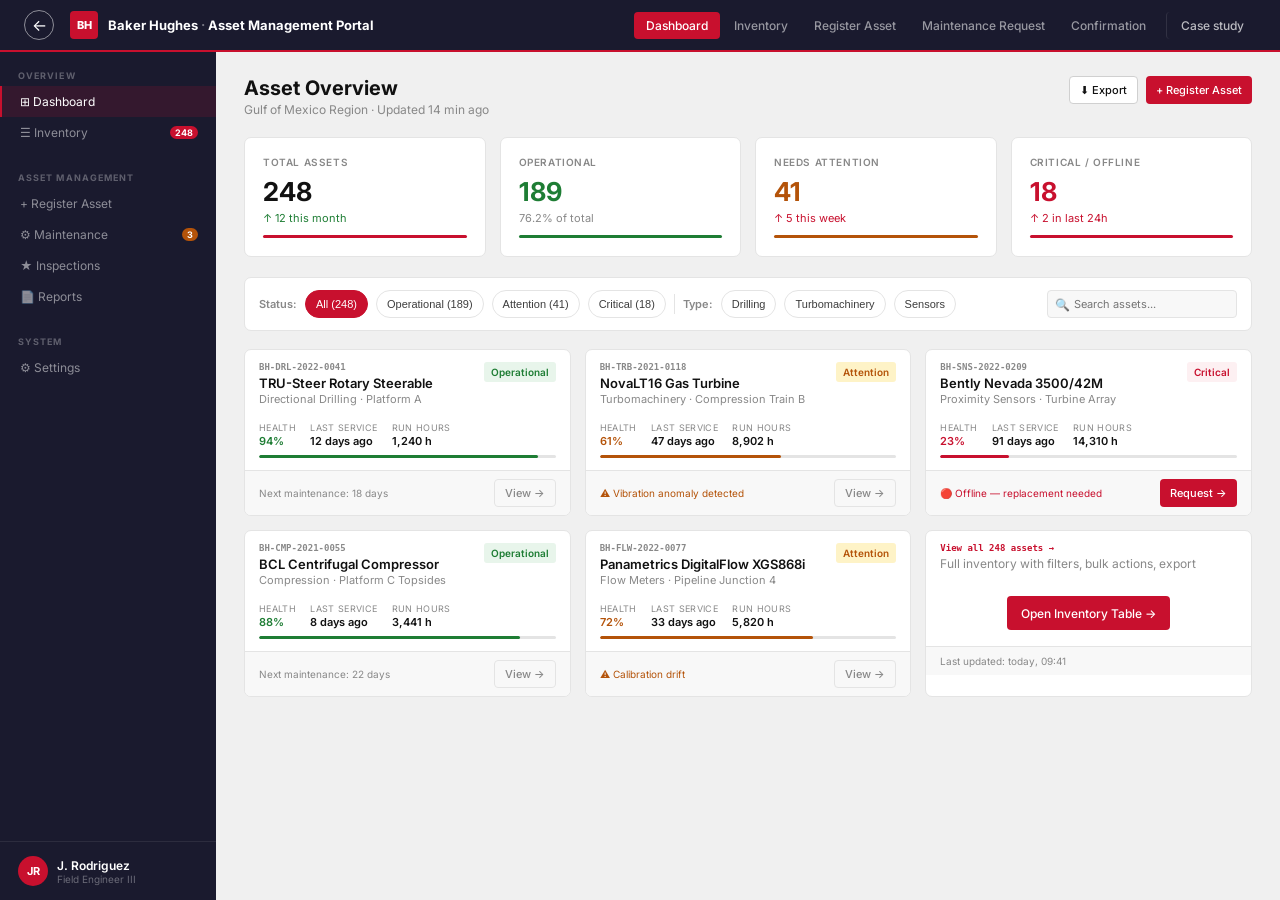
<file: cases/bakerhughes-app.html>
<!DOCTYPE html>
<html lang="en">
<head>
<meta charset="UTF-8">
<meta name="viewport" content="width=device-width, initial-scale=1.0">
<title>Baker Hughes prototype, Ankush Meena</title>
<meta name="robots" content="noindex">
<link href="https://fonts.googleapis.com/css2?family=Inter:wght@300;400;500;600;700;800&family=DM+Serif+Display:ital@0;1&display=swap" rel="stylesheet">
<style>
*, *::before, *::after { box-sizing: border-box; margin: 0; padding: 0; }
:root {
  --bh-red: #C8102E; --bh-red-dark: #A00D25; --bh-red-lt: #FDF0F2;
  --bh-navy: #1A1A2E; --white: #FFFFFF; --surface: #F8F8F8; --surface2: #F2F2F2;
  --border: #E4E4E4; --border2: #D0D0D0; --heading: #111111; --body: #3D3D3D;
  --muted: #888888; --success: #1E7D34; --success-lt: #E8F5EB;
  --warning: #B45309; --warning-lt: #FEF3C7; --error: #C8102E; --error-lt: #FDF0F2;
  --info: #1D4ED8; --info-lt: #EFF6FF;
}
html { scroll-behavior: smooth; }
body { font-family: 'Inter', sans-serif; background: #F0F0F0; color: var(--body); }

.top-nav {
  position: fixed; top: 0; left: 0; right: 0; z-index: 200;
  background: var(--bh-navy); height: 52px;
  display: flex; align-items: center; justify-content: space-between;
  padding: 0 24px; border-bottom: 2px solid var(--bh-red);
}
.top-nav-logo { display: flex; align-items: center; gap: 10px; }
.top-nav-logo-mark { width: 28px; height: 28px; background: var(--bh-red); border-radius: 4px; display: flex; align-items: center; justify-content: center; font-size: 11px; font-weight: 800; color: white; }
.top-nav-brand { font-size: 13px; font-weight: 700; color: white; }
.top-nav-brand span { color: rgba(255,255,255,0.4); }
.top-nav-links { display: flex; gap: 2px; }
.nav-btn { padding: 6px 12px; border-radius: 4px; font-size: 12px; font-weight: 500; color: rgba(255,255,255,0.55); cursor: pointer; border: none; background: none; font-family: 'Inter', sans-serif; }
.nav-btn:hover { color: white; background: rgba(255,255,255,0.08); }
.nav-btn.active { color: white; background: var(--bh-red); }
.nav-btn.cs-btn { border-left: 1px solid rgba(255,255,255,0.1); margin-left: 6px; padding-left: 14px; color: rgba(255,255,255,0.7); }

.page-wrap { margin-top: 52px; }
.content-section { display: none; }
.content-section.visible { display: block; }

/* APP SHELL */
.app-shell { display: flex; height: calc(100vh - 52px); }
.sidebar { width: 216px; flex-shrink: 0; background: var(--bh-navy); display: flex; flex-direction: column; overflow-y: auto; }
.sidebar-section { padding: 18px 0 6px; }
.sidebar-label { padding: 0 18px 5px; font-size: 9px; font-weight: 700; color: rgba(255,255,255,0.3); text-transform: uppercase; letter-spacing: 0.12em; }
.sb-item { display: flex; align-items: center; gap: 9px; padding: 8px 18px; font-size: 12px; color: rgba(255,255,255,0.5); cursor: pointer; border-left: 2px solid transparent; transition: all 0.15s; }
.sb-item:hover { color: rgba(255,255,255,0.85); background: rgba(255,255,255,0.05); }
.sb-item.active { color: white; background: rgba(200,16,46,0.15); border-left-color: var(--bh-red); }
.sb-badge { margin-left: auto; background: var(--bh-red); color: white; font-size: 9px; font-weight: 700; padding: 1px 5px; border-radius: 8px; }
.sb-badge.warn { background: var(--warning); }
.sb-user { margin-top: auto; padding: 14px 18px; border-top: 1px solid rgba(255,255,255,0.08); display: flex; align-items: center; gap: 9px; }
.sb-avatar { width: 30px; height: 30px; border-radius: 50%; background: var(--bh-red); display: flex; align-items: center; justify-content: center; font-size: 11px; font-weight: 700; color: white; flex-shrink: 0; }
.sb-name { font-size: 12px; font-weight: 600; color: white; }
.sb-role { font-size: 10px; color: rgba(255,255,255,0.35); }

.main { flex: 1; overflow-y: auto; padding: 24px 28px; }
.pg-header { display: flex; justify-content: space-between; align-items: flex-start; margin-bottom: 20px; }
.pg-title { font-size: 20px; font-weight: 700; color: var(--heading); margin-bottom: 2px; }
.pg-sub { font-size: 12px; color: var(--muted); }
.header-btns { display: flex; gap: 8px; }

.btn { display: inline-flex; align-items: center; gap: 5px; height: 34px; padding: 0 14px; border-radius: 4px; font-size: 12px; font-weight: 500; font-family: 'Inter', sans-serif; cursor: pointer; border: none; }
.btn-primary { background: var(--bh-red); color: white; }
.btn-secondary { background: white; color: var(--heading); border: 1px solid var(--border2); }
.btn-ghost { background: transparent; color: var(--muted); border: 1px solid var(--border); }
.btn-sm { height: 28px; padding: 0 10px; font-size: 11px; }

/* KPI */
.kpi-grid { display: grid; grid-template-columns: repeat(4,1fr); gap: 14px; margin-bottom: 20px; }
.kpi { background: white; border-radius: 7px; padding: 18px; border: 1px solid var(--border); }
.kpi-lbl { font-size: 10px; font-weight: 600; color: var(--muted); text-transform: uppercase; letter-spacing: 0.06em; margin-bottom: 8px; }
.kpi-val { font-size: 26px; font-weight: 700; color: var(--heading); margin-bottom: 4px; }
.kpi-delta { font-size: 11px; }
.kpi-delta.up { color: var(--success); }
.kpi-delta.dn { color: var(--error); }
.kpi-delta.nt { color: var(--muted); }
.kpi-bar { height: 3px; border-radius: 2px; margin-top: 10px; }

/* FILTER BAR */
.filter-bar { background: white; border: 1px solid var(--border); border-radius: 7px; padding: 12px 14px; display: flex; gap: 8px; align-items: center; margin-bottom: 18px; flex-wrap: wrap; }
.fb-label { font-size: 11px; font-weight: 600; color: var(--muted); }
.chip { display: inline-flex; align-items: center; height: 28px; padding: 0 10px; border-radius: 14px; font-size: 11px; font-weight: 500; cursor: pointer; border: 1px solid var(--border); background: white; color: var(--body); }
.chip.active { background: var(--bh-red); color: white; border-color: var(--bh-red); }
.fb-div { width: 1px; height: 20px; background: var(--border); }
.search-box { margin-left: auto; position: relative; }
.search-in { height: 28px; padding: 0 8px 0 26px; border-radius: 4px; border: 1px solid var(--border); font-size: 11px; font-family: 'Inter',sans-serif; width: 190px; background: var(--surface); }
.search-ico { position: absolute; left: 8px; top: 50%; transform: translateY(-50%); font-size: 12px; color: var(--muted); }

/* BADGES */
.badge { display: inline-flex; align-items: center; height: 20px; padding: 0 7px; border-radius: 3px; font-size: 10px; font-weight: 600; white-space: nowrap; }
.b-ok  { background: var(--success-lt); color: var(--success); }
.b-att { background: var(--warning-lt); color: var(--warning); }
.b-crit{ background: var(--error-lt);   color: var(--error); }
.b-pend{ background: var(--info-lt);    color: var(--info); }
.b-comp{ background: var(--success-lt); color: var(--success); }

/* ASSET CARDS */
.asset-grid { display: grid; grid-template-columns: repeat(3,1fr); gap: 14px; }
.asset-card { background: white; border-radius: 7px; border: 1px solid var(--border); overflow: hidden; cursor: pointer; transition: all 0.18s; }
.asset-card:hover { border-color: var(--bh-red); box-shadow: 0 3px 14px rgba(200,16,46,0.1); transform: translateY(-1px); }
.ac-head { padding: 12px 14px 8px; display: flex; justify-content: space-between; align-items: flex-start; }
.ac-id { font-size: 9px; font-weight: 600; color: var(--muted); font-family: monospace; margin-bottom: 3px; }
.ac-name { font-size: 13px; font-weight: 600; color: var(--heading); margin-bottom: 1px; }
.ac-sub { font-size: 11px; color: var(--muted); }
.ac-body { padding: 0 14px 12px; }
.ac-meta { display: flex; gap: 14px; margin-top: 8px; }
.ac-ml { font-size: 9px; color: var(--muted); text-transform: uppercase; letter-spacing: 0.04em; }
.ac-mv { font-size: 11px; font-weight: 600; color: var(--heading); margin-top: 1px; }
.ac-prog { height: 3px; background: var(--border); border-radius: 2px; margin-top: 7px; overflow: hidden; }
.ac-fill { height: 100%; border-radius: 2px; }
.ac-foot { padding: 8px 14px; background: var(--surface); border-top: 1px solid var(--border); display: flex; justify-content: space-between; align-items: center; }
.ac-foot-txt { font-size: 10px; color: var(--muted); }

/* TABLE */
.table-wrap { background: white; border-radius: 7px; border: 1px solid var(--border); overflow: hidden; }
.tbl-hdr { padding: 14px 18px; border-bottom: 1px solid var(--border); display: flex; justify-content: space-between; align-items: center; }
.tbl-hdr-title { font-size: 14px; font-weight: 700; color: var(--heading); }
.tbl-hdr-sub { font-size: 11px; color: var(--muted); margin-top: 1px; }
.data-table { width: 100%; border-collapse: collapse; }
.data-table thead th { padding: 9px 14px; text-align: left; font-size: 10px; font-weight: 600; color: var(--muted); text-transform: uppercase; letter-spacing: 0.06em; background: var(--surface); border-bottom: 1px solid var(--border); white-space: nowrap; }
.data-table tbody tr { border-bottom: 1px solid var(--border); cursor: pointer; }
.data-table tbody tr:last-child { border-bottom: none; }
.data-table tbody tr:hover { background: #FAFAFA; }
.data-table tbody tr.sel { background: var(--bh-red-lt); }
.data-table td { padding: 10px 14px; font-size: 12px; color: var(--body); vertical-align: middle; }
.td-mono { font-family: monospace; font-size: 11px; color: var(--muted); }
.td-link { color: var(--bh-red); font-weight: 500; }
.hbar { width: 72px; height: 5px; background: var(--border); border-radius: 3px; overflow: hidden; }
.hfill { height: 100%; border-radius: 3px; }
.tbl-foot { padding: 10px 18px; border-top: 1px solid var(--border); display: flex; justify-content: space-between; align-items: center; background: var(--surface); }
.tbl-foot-info { font-size: 11px; color: var(--muted); }
.pager { display: flex; gap: 3px; }
.pg-btn { width: 26px; height: 26px; border-radius: 3px; border: 1px solid var(--border); background: white; font-size: 11px; cursor: pointer; display: flex; align-items: center; justify-content: center; color: var(--body); }
.pg-btn.active { background: var(--bh-red); color: white; border-color: var(--bh-red); }

/* FORM */
.form-layout { display: grid; grid-template-columns: 1fr 300px; gap: 18px; }
.form-card { background: white; border-radius: 7px; border: 1px solid var(--border); }
.fc-head { padding: 16px 20px; border-bottom: 1px solid var(--border); display: flex; justify-content: space-between; align-items: center; }
.fc-title { font-size: 14px; font-weight: 700; color: var(--heading); }
.fc-sub { font-size: 11px; color: var(--muted); margin-top: 2px; }
.fc-body { padding: 20px; }
.form-sec { margin-bottom: 24px; }
.form-sec:last-child { margin-bottom: 0; }
.form-sec-title { font-size: 10px; font-weight: 700; color: var(--heading); text-transform: uppercase; letter-spacing: 0.07em; padding-bottom: 9px; border-bottom: 1px solid var(--border); margin-bottom: 14px; }
.form-grid { display: grid; gap: 14px; }
.form-grid-2 { grid-template-columns: 1fr 1fr; }
.form-grid-3 { grid-template-columns: 1fr 1fr 1fr; }
.form-group { display: flex; flex-direction: column; gap: 4px; }
.form-label { font-size: 11px; font-weight: 600; color: var(--body); }
.required { color: var(--bh-red); }
.form-input, .form-select, .form-textarea { font-family: 'Inter', sans-serif; font-size: 12px; color: var(--heading); border: 1px solid var(--border2); border-radius: 4px; background: white; }
.form-input, .form-select { height: 34px; padding: 0 9px; }
.form-select { appearance: none; background-image: url("data:image/svg+xml,%3Csvg xmlns='http://www.w3.org/2000/svg' width='10' height='6'%3E%3Cpath d='M1 1l4 4 4-4' stroke='%23888' stroke-width='1.5' fill='none'/%3E%3C/svg%3E"); background-repeat: no-repeat; background-position: right 9px center; padding-right: 26px; }
.form-textarea { padding: 7px 9px; resize: vertical; min-height: 68px; width: 100%; }
.form-input.err { border-color: var(--bh-red); background: var(--bh-red-lt); }
.form-hint { font-size: 10px; color: var(--muted); }
.form-err { font-size: 10px; color: var(--bh-red); }
.fc-foot { padding: 14px 20px; border-top: 1px solid var(--border); display: flex; justify-content: space-between; align-items: center; background: var(--surface); border-radius: 0 0 7px 7px; }
.fc-foot-note { font-size: 11px; color: var(--muted); }

/* Validation banner */
.val-banner { background: var(--error-lt); border: 1px solid rgba(200,16,46,0.2); border-radius: 5px; padding: 10px 14px; margin-bottom: 14px; display: flex; gap: 9px; }
.val-icon { color: var(--bh-red); font-size: 15px; flex-shrink: 0; margin-top: 1px; }
.val-title { font-size: 12px; font-weight: 600; color: var(--bh-red); margin-bottom: 3px; }
.val-list { font-size: 11px; color: var(--body); padding-left: 13px; }
.val-list li { margin-bottom: 1px; }

/* Form sidebar */
.fsidebar { display: flex; flex-direction: column; gap: 14px; }
.sc { background: white; border-radius: 7px; border: 1px solid var(--border); }
.sc-head { padding: 12px 14px; border-bottom: 1px solid var(--border); font-size: 12px; font-weight: 700; color: var(--heading); }
.sc-body { padding: 14px; }
.prog-steps { display: flex; flex-direction: column; }
.ps { display: flex; gap: 9px; }
.ps-left { display: flex; flex-direction: column; align-items: center; }
.ps-dot { width: 18px; height: 18px; border-radius: 50%; display: flex; align-items: center; justify-content: center; font-size: 9px; font-weight: 700; flex-shrink: 0; }
.ps-dot.done { background: var(--success); color: white; }
.ps-dot.act  { background: var(--bh-red);  color: white; }
.ps-dot.todo { background: white; border: 1.5px solid var(--border2); color: var(--muted); }
.ps-line { width: 2px; flex: 1; min-height: 18px; background: var(--border); margin: 2px 0; }
.ps-line.done { background: var(--success); }
.ps-content { padding-bottom: 14px; }
.ps-lbl { font-size: 11px; padding-top: 2px; }
.ps-lbl.done { color: var(--body); }
.ps-lbl.act  { color: var(--bh-red); font-weight: 600; }
.ps-lbl.todo { color: var(--muted); }
.info-row { display: flex; justify-content: space-between; margin-bottom: 8px; font-size: 11px; }
.info-row:last-child { margin-bottom: 0; }
.info-k { color: var(--muted); }
.info-v { font-weight: 600; color: var(--heading); }

/* Maintenance */
.req-layout { display: grid; grid-template-columns: 1fr 284px; gap: 18px; }
.priority-sel { display: flex; gap: 8px; }
.pri-opt { flex: 1; padding: 9px; border-radius: 5px; border: 1.5px solid var(--border); cursor: pointer; text-align: center; }
.pri-opt.sel.med { border-color: var(--warning); background: var(--warning-lt); }
.pri-dot { width: 7px; height: 7px; border-radius: 50%; margin: 0 auto 5px; }
.pri-lbl { font-size: 10px; font-weight: 600; }
.attach-zone { border: 1.5px dashed var(--border2); border-radius: 5px; padding: 20px; text-align: center; cursor: pointer; }
.attach-zone:hover { border-color: var(--bh-red); background: var(--bh-red-lt); }
.attach-icon { font-size: 24px; margin-bottom: 6px; }
.attach-txt { font-size: 12px; color: var(--muted); }
.attach-sub { font-size: 10px; color: var(--muted); margin-top: 3px; }
.attached-file { display: flex; gap: 8px; align-items: center; padding: 7px 10px; background: var(--surface); border-radius: 4px; border: 1px solid var(--border); font-size: 11px; margin-top: 6px; }
.asset-ctx { background: var(--bh-navy); border-radius: 7px; padding: 16px; color: white; margin-bottom: 14px; }
.ctx-lbl { font-size: 9px; font-weight: 700; color: rgba(255,255,255,0.35); text-transform: uppercase; letter-spacing: 0.1em; margin-bottom: 8px; }
.ctx-id { font-size: 10px; font-family: monospace; color: rgba(255,255,255,0.45); margin-bottom: 3px; }
.ctx-name { font-size: 14px; font-weight: 700; color: white; margin-bottom: 8px; }
.ctx-tags { display: flex; gap: 5px; flex-wrap: wrap; }
.ctx-tag { font-size: 9px; padding: 2px 7px; background: rgba(255,255,255,0.1); border-radius: 3px; color: rgba(255,255,255,0.65); }
.checklist { display: flex; flex-direction: column; gap: 6px; }
.cl-item { display: flex; gap: 9px; align-items: flex-start; padding: 9px 10px; border-radius: 5px; border: 1px solid var(--border); font-size: 11px; color: var(--body); line-height: 1.45; }
.cl-item.done { background: var(--success-lt); border-color: rgba(30,125,52,0.2); }
.cl-box { width: 14px; height: 14px; border-radius: 2px; flex-shrink: 0; display: flex; align-items: center; justify-content: center; margin-top: 1px; }
.cl-box.done { background: var(--success); color: white; font-size: 9px; font-weight: 700; }
.cl-box.todo { border: 1.5px solid var(--border2); }

/* SUCCESS */
.success-screen { display: flex; align-items: center; justify-content: center; min-height: calc(100vh - 120px); padding: 32px; }
.success-card { background: white; border-radius: 12px; border: 1px solid var(--border); padding: 48px 40px; max-width: 520px; width: 100%; text-align: center; }
.suc-icon { width: 64px; height: 64px; background: var(--success-lt); border-radius: 50%; display: flex; align-items: center; justify-content: center; margin: 0 auto 20px; font-size: 28px; }
.suc-title { font-size: 22px; font-weight: 700; color: var(--heading); margin-bottom: 10px; }
.suc-sub { font-size: 14px; color: var(--muted); line-height: 1.6; margin-bottom: 28px; }
.suc-ref { background: var(--surface); border-radius: 7px; padding: 14px; margin-bottom: 24px; }
.suc-ref-lbl { font-size: 10px; font-weight: 600; color: var(--muted); text-transform: uppercase; letter-spacing: 0.08em; margin-bottom: 5px; }
.suc-ref-id { font-size: 20px; font-weight: 700; color: var(--heading); font-family: monospace; }
.suc-details { text-align: left; border: 1px solid var(--border); border-radius: 7px; overflow: hidden; margin-bottom: 24px; }
.suc-row { display: flex; justify-content: space-between; padding: 9px 14px; font-size: 12px; border-bottom: 1px solid var(--border); }
.suc-row:last-child { border-bottom: none; }
.suc-k { color: var(--muted); }
.suc-v { font-weight: 600; color: var(--heading); }
.suc-actions { display: flex; gap: 10px; justify-content: center; }
.next-steps { background: var(--surface); border-radius: 7px; padding: 14px; margin-top: 20px; text-align: left; }
.ns-title { font-size: 10px; font-weight: 700; text-transform: uppercase; letter-spacing: 0.07em; color: var(--heading); margin-bottom: 9px; }
.ns-item { display: flex; gap: 9px; align-items: flex-start; margin-bottom: 7px; font-size: 11px; color: var(--body); }
.ns-item:last-child { margin-bottom: 0; }
.ns-num { width: 16px; height: 16px; background: var(--bh-red); color: white; border-radius: 50%; font-size: 9px; font-weight: 700; display: flex; align-items: center; justify-content: center; flex-shrink: 0; margin-top: 1px; }

/* CASE STUDY */
.cs-wrap { max-width: 860px; margin: 0 auto; padding: 44px 36px; background: var(--surface); min-height: calc(100vh - 52px); }
.cs-hero { background: var(--bh-navy); border-radius: 14px; padding: 48px; margin-bottom: 56px; color: white; position: relative; overflow: hidden; }
.cs-hero::before { content:''; position:absolute; top:-40px; right:-40px; width:260px; height:260px; background:var(--bh-red); opacity:0.07; border-radius:50%; }
.cs-eyebrow { font-size: 10px; font-weight: 700; color: var(--bh-red); text-transform: uppercase; letter-spacing: 0.12em; margin-bottom: 14px; display: flex; align-items: center; gap: 8px; }
.cs-eyebrow::before { content:''; width:20px; height:2px; background:var(--bh-red); }
.cs-hero-title { font-size: 38px; font-weight: 800; line-height: 1.1; letter-spacing: -0.02em; margin-bottom: 16px; }
.cs-hero-title em { font-family: 'DM Serif Display', serif; font-weight: 400; font-style: italic; }
.cs-hero-sub { font-size: 15px; color: rgba(255,255,255,0.58); line-height: 1.65; max-width: 500px; margin-bottom: 36px; }
.cs-meta-row { display: flex; gap: 0; border: 1px solid rgba(255,255,255,0.12); border-radius: 9px; overflow: hidden; width: fit-content; }
.cs-mi { padding: 12px 20px; border-right: 1px solid rgba(255,255,255,0.12); }
.cs-mi:last-child { border-right: none; }
.cs-ml { font-size: 9px; font-weight: 700; color: rgba(255,255,255,0.3); text-transform: uppercase; letter-spacing: 0.1em; margin-bottom: 3px; }
.cs-mv { font-size: 12px; font-weight: 600; color: rgba(255,255,255,0.82); }

.cs-sec { margin-bottom: 56px; }
.cs-num { font-size: 10px; font-weight: 700; color: var(--bh-red); text-transform: uppercase; letter-spacing: 0.12em; margin-bottom: 8px; }
.cs-sec h2 { font-size: 28px; font-weight: 800; letter-spacing: -0.02em; color: var(--heading); margin-bottom: 14px; }
.cs-sec h2 em { font-family: 'DM Serif Display', serif; font-weight: 400; font-style: italic; color: var(--bh-red); }
.cs-intro { font-size: 15px; color: var(--muted); line-height: 1.7; max-width: 600px; margin-bottom: 36px; }
.prose { font-size: 14px; color: var(--body); line-height: 1.75; margin-bottom: 14px; max-width: 640px; }

.role-banner { background: var(--bh-navy); border-radius: 10px; padding: 28px 36px; display: grid; grid-template-columns: 1fr 1fr 1fr; gap: 28px; margin-bottom: 36px; }
.rb-lbl { font-size: 9px; font-weight: 700; color: rgba(255,255,255,0.32); text-transform: uppercase; letter-spacing: 0.1em; margin-bottom: 5px; }
.rb-val { font-size: 13px; color: rgba(255,255,255,0.82); line-height: 1.4; }

.prob-grid { display: grid; grid-template-columns: repeat(3,1fr); gap: 14px; margin-bottom: 36px; }
.prob-card { padding: 22px; border: 1px solid var(--border); border-radius: 9px; background: white; border-top: 3px solid var(--bh-red); }
.prob-num { font-size: 38px; font-weight: 800; color: var(--border); line-height: 1; margin-bottom: 9px; letter-spacing: -0.04em; }
.prob-card h4 { font-size: 13px; font-weight: 700; color: var(--heading); margin-bottom: 7px; }
.prob-card p { font-size: 12px; color: var(--muted); line-height: 1.6; }

.proc-list { display: flex; flex-direction: column; gap: 0; margin: 28px 0; }
.proc-item { display: grid; grid-template-columns: 44px 1fr; gap: 18px; }
.proc-left { display: flex; flex-direction: column; align-items: center; }
.proc-dot { width: 44px; height: 44px; border-radius: 50%; background: var(--bh-navy); color: white; display: flex; align-items: center; justify-content: center; font-size: 13px; font-weight: 700; flex-shrink: 0; }
.proc-line { width: 2px; flex: 1; background: var(--border); margin: 3px 0; min-height: 20px; }
.proc-item:last-child .proc-line { display: none; }
.proc-content { padding: 8px 0 32px; }
.proc-tag { display: inline-block; font-size: 9px; font-weight: 700; background: var(--bh-red-lt); color: var(--bh-red); padding: 2px 9px; border-radius: 20px; margin-bottom: 7px; text-transform: uppercase; letter-spacing: 0.06em; }
.proc-content h4 { font-size: 15px; font-weight: 700; color: var(--heading); margin-bottom: 5px; }
.proc-content p { font-size: 13px; color: var(--muted); line-height: 1.65; max-width: 520px; }

.dec-list { display: flex; flex-direction: column; gap: 14px; margin: 28px 0; }
.dec-card { display: grid; grid-template-columns: 40px 1fr; gap: 16px; padding: 20px; border: 1px solid var(--border); border-radius: 9px; background: white; }
.dec-icon { width: 40px; height: 40px; background: var(--surface2); border-radius: 7px; display: flex; align-items: center; justify-content: center; font-size: 18px; flex-shrink: 0; }
.dec-tag { font-size: 9px; font-weight: 700; color: var(--bh-red); background: var(--bh-red-lt); padding: 2px 7px; border-radius: 20px; margin-bottom: 5px; display: inline-block; text-transform: uppercase; letter-spacing: 0.06em; }
.dec-card h4 { font-size: 14px; font-weight: 700; color: var(--heading); margin-bottom: 5px; }
.dec-card p { font-size: 12px; color: var(--muted); line-height: 1.65; }

.ba-grid { display: grid; grid-template-columns: 1fr 1fr; gap: 18px; margin: 28px 0; }
.ba-card { border-radius: 9px; overflow: hidden; border: 1px solid var(--border); }
.ba-head { padding: 12px 18px; display: flex; align-items: center; gap: 7px; }
.ba-head.bef { background: var(--error-lt); }
.ba-head.aft { background: var(--success-lt); }
.ba-dot { width: 7px; height: 7px; border-radius: 50%; }
.ba-head.bef .ba-dot { background: var(--error); }
.ba-head.aft .ba-dot { background: var(--success); }
.ba-htitle { font-size: 11px; font-weight: 700; text-transform: uppercase; letter-spacing: 0.07em; }
.ba-head.bef .ba-htitle { color: var(--error); }
.ba-head.aft .ba-htitle { color: var(--success); }
.ba-body { padding: 18px; background: white; }
.ba-item { display: flex; gap: 9px; margin-bottom: 10px; font-size: 12px; color: var(--body); line-height: 1.45; }
.ba-item:last-child { margin-bottom: 0; }

.contrib { background: var(--bh-navy); border-radius: 10px; padding: 36px; margin: 28px 0; }
.contrib-ey { font-size: 9px; font-weight: 700; color: rgba(255,255,255,0.32); text-transform: uppercase; letter-spacing: 0.1em; margin-bottom: 12px; }
.contrib-q { font-size: 20px; font-family: 'DM Serif Display', serif; font-style: italic; color: white; line-height: 1.5; margin-bottom: 24px; }
.contrib-items { display: grid; grid-template-columns: repeat(3,1fr); gap: 18px; padding-top: 20px; border-top: 1px solid rgba(255,255,255,0.1); }
.ci-lbl { font-size: 9px; font-weight: 700; color: rgba(255,255,255,0.32); text-transform: uppercase; letter-spacing: 0.1em; margin-bottom: 4px; }
.ci-val { font-size: 12px; color: rgba(255,255,255,0.78); line-height: 1.45; }

.refl-grid { display: grid; grid-template-columns: 1fr 1fr; gap: 14px; margin: 28px 0; }
.refl-card { padding: 22px; border-radius: 9px; border: 1px solid var(--border); background: white; }
.refl-card h4 { font-size: 13px; font-weight: 700; color: var(--heading); margin-bottom: 7px; }
.refl-card p { font-size: 12px; color: var(--muted); line-height: 1.65; }
</style>

</head>
<body>

<nav class="top-nav">
  <div class="top-nav-logo"><a class="cs-back" href="bakerhughes.html" aria-label="Back to the case study" style="display:inline-flex;align-items:center;justify-content:center;width:30px;height:30px;border-radius:50%;border:1px solid rgba(255,255,255,.5);color:#fff;text-decoration:none;margin-right:6px">&larr;</a>
    <div class="top-nav-logo-mark">BH</div>
    <div class="top-nav-brand">Baker Hughes <span>·</span> Asset Management Portal</div>
  </div>
  <div class="top-nav-links">
    <button class="nav-btn active" onclick="show('dashboard')">Dashboard</button>
    <button class="nav-btn" onclick="show('inventory')">Inventory</button>
    <button class="nav-btn" onclick="show('register')">Register Asset</button>
    <button class="nav-btn" onclick="show('maintenance')">Maintenance Request</button>
    <button class="nav-btn" onclick="show('success')">Confirmation</button>
    <a class="nav-btn cs-btn" href="bakerhughes.html" style="text-decoration:none">Case study</a>
  </div>
</nav>

<div class="page-wrap">

<!-- ══════ SCREEN 1: DASHBOARD ══════ -->
<div id="s-dashboard" class="content-section visible">
  <div class="app-shell">
    <div class="sidebar">
      <div class="sidebar-section">
        <div class="sidebar-label">Overview</div>
        <div class="sb-item active">⊞ Dashboard</div>
        <div class="sb-item" onclick="show('inventory')">☰ Inventory <span class="sb-badge">248</span></div>
      </div>
      <div class="sidebar-section">
        <div class="sidebar-label">Asset Management</div>
        <div class="sb-item" onclick="show('register')">+ Register Asset</div>
        <div class="sb-item" onclick="show('maintenance')">⚙ Maintenance <span class="sb-badge warn">3</span></div>
        <div class="sb-item">★ Inspections</div>
        <div class="sb-item">📄 Reports</div>
      </div>
      <div class="sidebar-section">
        <div class="sidebar-label">System</div>
        <div class="sb-item">⚙ Settings</div>
      </div>
      <div class="sb-user">
        <div class="sb-avatar">JR</div>
        <div><div class="sb-name">J. Rodriguez</div><div class="sb-role">Field Engineer III</div></div>
      </div>
    </div>
    <div class="main">
      <div class="pg-header">
        <div><div class="pg-title">Asset Overview</div><div class="pg-sub">Gulf of Mexico Region · Updated 14 min ago</div></div>
        <div class="header-btns">
          <button class="btn btn-secondary btn-sm">⬇ Export</button>
          <button class="btn btn-primary btn-sm" onclick="show('register')">+ Register Asset</button>
        </div>
      </div>
      <div class="kpi-grid">
        <div class="kpi"><div class="kpi-lbl">Total Assets</div><div class="kpi-val">248</div><div class="kpi-delta up">↑ 12 this month</div><div class="kpi-bar" style="background:var(--bh-red)"></div></div>
        <div class="kpi"><div class="kpi-lbl">Operational</div><div class="kpi-val" style="color:var(--success)">189</div><div class="kpi-delta nt">76.2% of total</div><div class="kpi-bar" style="background:var(--success)"></div></div>
        <div class="kpi"><div class="kpi-lbl">Needs Attention</div><div class="kpi-val" style="color:var(--warning)">41</div><div class="kpi-delta dn">↑ 5 this week</div><div class="kpi-bar" style="background:var(--warning)"></div></div>
        <div class="kpi"><div class="kpi-lbl">Critical / Offline</div><div class="kpi-val" style="color:var(--error)">18</div><div class="kpi-delta dn">↑ 2 in last 24h</div><div class="kpi-bar" style="background:var(--bh-red)"></div></div>
      </div>
      <div class="filter-bar">
        <span class="fb-label">Status:</span>
        <button class="chip active">All (248)</button>
        <button class="chip">Operational (189)</button>
        <button class="chip">Attention (41)</button>
        <button class="chip">Critical (18)</button>
        <div class="fb-div"></div>
        <span class="fb-label">Type:</span>
        <button class="chip">Drilling</button>
        <button class="chip">Turbomachinery</button>
        <button class="chip">Sensors</button>
        <div class="search-box"><span class="search-ico">🔍</span><input class="search-in" placeholder="Search assets..."></div>
      </div>
      <div class="asset-grid">
        <div class="asset-card" onclick="show('maintenance')">
          <div class="ac-head"><div><div class="ac-id">BH-DRL-2022-0041</div><div class="ac-name">TRU-Steer Rotary Steerable</div><div class="ac-sub">Directional Drilling · Platform A</div></div><span class="badge b-ok">Operational</span></div>
          <div class="ac-body"><div class="ac-meta"><div><div class="ac-ml">Health</div><div class="ac-mv" style="color:var(--success)">94%</div></div><div><div class="ac-ml">Last Service</div><div class="ac-mv">12 days ago</div></div><div><div class="ac-ml">Run Hours</div><div class="ac-mv">1,240 h</div></div></div><div class="ac-prog"><div class="ac-fill" style="width:94%;background:var(--success)"></div></div></div>
          <div class="ac-foot"><span class="ac-foot-txt">Next maintenance: 18 days</span><button class="btn btn-ghost btn-sm">View →</button></div>
        </div>
        <div class="asset-card" onclick="show('maintenance')">
          <div class="ac-head"><div><div class="ac-id">BH-TRB-2021-0118</div><div class="ac-name">NovaLT16 Gas Turbine</div><div class="ac-sub">Turbomachinery · Compression Train B</div></div><span class="badge b-att">Attention</span></div>
          <div class="ac-body"><div class="ac-meta"><div><div class="ac-ml">Health</div><div class="ac-mv" style="color:var(--warning)">61%</div></div><div><div class="ac-ml">Last Service</div><div class="ac-mv">47 days ago</div></div><div><div class="ac-ml">Run Hours</div><div class="ac-mv">8,902 h</div></div></div><div class="ac-prog"><div class="ac-fill" style="width:61%;background:var(--warning)"></div></div></div>
          <div class="ac-foot"><span class="ac-foot-txt" style="color:var(--warning)">⚠ Vibration anomaly detected</span><button class="btn btn-ghost btn-sm">View →</button></div>
        </div>
        <div class="asset-card">
          <div class="ac-head"><div><div class="ac-id">BH-SNS-2022-0209</div><div class="ac-name">Bently Nevada 3500/42M</div><div class="ac-sub">Proximity Sensors · Turbine Array</div></div><span class="badge b-crit">Critical</span></div>
          <div class="ac-body"><div class="ac-meta"><div><div class="ac-ml">Health</div><div class="ac-mv" style="color:var(--error)">23%</div></div><div><div class="ac-ml">Last Service</div><div class="ac-mv">91 days ago</div></div><div><div class="ac-ml">Run Hours</div><div class="ac-mv">14,310 h</div></div></div><div class="ac-prog"><div class="ac-fill" style="width:23%;background:var(--error)"></div></div></div>
          <div class="ac-foot"><span class="ac-foot-txt" style="color:var(--error)">🔴 Offline — replacement needed</span><button class="btn btn-primary btn-sm" onclick="show('maintenance')">Request →</button></div>
        </div>
        <div class="asset-card">
          <div class="ac-head"><div><div class="ac-id">BH-CMP-2021-0055</div><div class="ac-name">BCL Centrifugal Compressor</div><div class="ac-sub">Compression · Platform C Topsides</div></div><span class="badge b-ok">Operational</span></div>
          <div class="ac-body"><div class="ac-meta"><div><div class="ac-ml">Health</div><div class="ac-mv" style="color:var(--success)">88%</div></div><div><div class="ac-ml">Last Service</div><div class="ac-mv">8 days ago</div></div><div><div class="ac-ml">Run Hours</div><div class="ac-mv">3,441 h</div></div></div><div class="ac-prog"><div class="ac-fill" style="width:88%;background:var(--success)"></div></div></div>
          <div class="ac-foot"><span class="ac-foot-txt">Next maintenance: 22 days</span><button class="btn btn-ghost btn-sm">View →</button></div>
        </div>
        <div class="asset-card">
          <div class="ac-head"><div><div class="ac-id">BH-FLW-2022-0077</div><div class="ac-name">Panametrics DigitalFlow XGS868i</div><div class="ac-sub">Flow Meters · Pipeline Junction 4</div></div><span class="badge b-att">Attention</span></div>
          <div class="ac-body"><div class="ac-meta"><div><div class="ac-ml">Health</div><div class="ac-mv" style="color:var(--warning)">72%</div></div><div><div class="ac-ml">Last Service</div><div class="ac-mv">33 days ago</div></div><div><div class="ac-ml">Run Hours</div><div class="ac-mv">5,820 h</div></div></div><div class="ac-prog"><div class="ac-fill" style="width:72%;background:var(--warning)"></div></div></div>
          <div class="ac-foot"><span class="ac-foot-txt" style="color:var(--warning)">⚠ Calibration drift</span><button class="btn btn-ghost btn-sm">View →</button></div>
        </div>
        <div class="asset-card" onclick="show('inventory')" style="cursor:pointer">
          <div class="ac-head"><div><div class="ac-id" style="color:var(--bh-red)">View all 248 assets →</div><div class="ac-name" style="color:var(--muted);font-weight:400;font-size:12px">Full inventory with filters, bulk actions, export</div></div></div>
          <div class="ac-body" style="display:flex;align-items:center;justify-content:center;padding:16px 14px"><button class="btn btn-primary">Open Inventory Table →</button></div>
          <div class="ac-foot"><span class="ac-foot-txt">Last updated: today, 09:41</span></div>
        </div>
      </div>
    </div>
  </div>
</div>

<!-- ══════ SCREEN 2: INVENTORY ══════ -->
<div id="s-inventory" class="content-section">
  <div class="app-shell">
    <div class="sidebar">
      <div class="sidebar-section">
        <div class="sidebar-label">Overview</div>
        <div class="sb-item" onclick="show('dashboard')">⊞ Dashboard</div>
        <div class="sb-item active">☰ Inventory <span class="sb-badge">248</span></div>
      </div>
      <div class="sidebar-section">
        <div class="sidebar-label">Asset Management</div>
        <div class="sb-item" onclick="show('register')">+ Register Asset</div>
        <div class="sb-item" onclick="show('maintenance')">⚙ Maintenance <span class="sb-badge warn">3</span></div>
        <div class="sb-item">📄 Reports</div>
      </div>
      <div class="sb-user"><div class="sb-avatar">JR</div><div><div class="sb-name">J. Rodriguez</div><div class="sb-role">Field Engineer III</div></div></div>
    </div>
    <div class="main">
      <div class="pg-header">
        <div><div class="pg-title">Asset Inventory</div><div class="pg-sub">248 assets across Gulf of Mexico Region</div></div>
        <div class="header-btns">
          <button class="btn btn-secondary btn-sm">⬇ Export CSV</button>
          <button class="btn btn-secondary btn-sm">⚙ Columns</button>
          <button class="btn btn-primary btn-sm" onclick="show('register')">+ Register Asset</button>
        </div>
      </div>
      <div class="filter-bar" style="margin-bottom:14px">
        <span class="fb-label">Filter:</span>
        <button class="chip active">All</button>
        <button class="chip">Operational</button>
        <button class="chip">Attention</button>
        <button class="chip">Critical</button>
        <div class="fb-div"></div>
        <button class="chip">Drilling</button>
        <button class="chip">Turbomachinery</button>
        <button class="chip">Sensors</button>
        <div class="search-box"><span class="search-ico">🔍</span><input class="search-in" placeholder="Search by ID, name, location..." style="width:220px"></div>
      </div>
      <div class="table-wrap">
        <div class="tbl-hdr">
          <div><div class="tbl-hdr-title">All Assets</div><div class="tbl-hdr-sub">Showing 1–8 of 248 results</div></div>
          <div style="display:flex;gap:8px">
            <button class="btn btn-ghost btn-sm">⊞ Cards</button>
            <button class="btn btn-secondary btn-sm">☰ Table</button>
          </div>
        </div>
        <table class="data-table">
          <thead><tr><th style="width:28px"><input type="checkbox"></th><th>Asset ID</th><th>Asset Name</th><th>Category</th><th>Location</th><th>Status</th><th>Health</th><th>Last Service</th><th>Next Due</th><th></th></tr></thead>
          <tbody>
            <tr onclick="show('maintenance')">
              <td><input type="checkbox"></td><td class="td-mono">BH-DRL-2022-0041</td><td class="td-link">TRU-Steer Rotary Steerable</td><td>Drilling</td><td>Platform A · Deck 2</td><td><span class="badge b-ok">Operational</span></td>
              <td><div class="hbar"><div class="hfill" style="width:94%;background:var(--success)"></div></div><div style="font-size:10px;color:var(--success);margin-top:2px">94%</div></td><td>12 days ago</td><td>18 days</td><td><button class="btn btn-ghost btn-sm">···</button></td>
            </tr>
            <tr class="sel" onclick="show('maintenance')">
              <td><input type="checkbox" checked></td><td class="td-mono">BH-TRB-2021-0118</td><td class="td-link">NovaLT16 Gas Turbine</td><td>Turbomachinery</td><td>Compression Train B</td><td><span class="badge b-att">Attention</span></td>
              <td><div class="hbar"><div class="hfill" style="width:61%;background:var(--warning)"></div></div><div style="font-size:10px;color:var(--warning);margin-top:2px">61%</div></td><td>47 days ago</td><td><span style="color:var(--warning);font-weight:600">Overdue</span></td><td><button class="btn btn-primary btn-sm" onclick="event.stopPropagation();show('maintenance')">Request</button></td>
            </tr>
            <tr>
              <td><input type="checkbox"></td><td class="td-mono">BH-SNS-2022-0209</td><td class="td-link">Bently Nevada 3500/42M</td><td>Sensors</td><td>Turbine Array · Row 3</td><td><span class="badge b-crit">Critical</span></td>
              <td><div class="hbar"><div class="hfill" style="width:23%;background:var(--error)"></div></div><div style="font-size:10px;color:var(--error);margin-top:2px">23%</div></td><td>91 days ago</td><td><span style="color:var(--error);font-weight:600">Critical</span></td><td><button class="btn btn-primary btn-sm" style="background:var(--error)" onclick="show('maintenance')">Urgent</button></td>
            </tr>
            <tr>
              <td><input type="checkbox"></td><td class="td-mono">BH-CMP-2021-0055</td><td class="td-link">BCL Centrifugal Compressor</td><td>Compression</td><td>Platform C Topsides</td><td><span class="badge b-ok">Operational</span></td>
              <td><div class="hbar"><div class="hfill" style="width:88%;background:var(--success)"></div></div><div style="font-size:10px;color:var(--success);margin-top:2px">88%</div></td><td>8 days ago</td><td>22 days</td><td><button class="btn btn-ghost btn-sm">···</button></td>
            </tr>
            <tr>
              <td><input type="checkbox"></td><td class="td-mono">BH-FLW-2022-0077</td><td class="td-link">Panametrics DigitalFlow XGS868i</td><td>Flow Meters</td><td>Pipeline Junction 4</td><td><span class="badge b-att">Attention</span></td>
              <td><div class="hbar"><div class="hfill" style="width:72%;background:var(--warning)"></div></div><div style="font-size:10px;color:var(--warning);margin-top:2px">72%</div></td><td>33 days ago</td><td>7 days</td><td><button class="btn btn-ghost btn-sm">···</button></td>
            </tr>
            <tr>
              <td><input type="checkbox"></td><td class="td-mono">BH-PMP-2022-0031</td><td class="td-link">BB5 DDHF Centrifugal Pump</td><td>Pumps</td><td>Injection Platform B</td><td><span class="badge b-ok">Operational</span></td>
              <td><div class="hbar"><div class="hfill" style="width:81%;background:var(--success)"></div></div><div style="font-size:10px;color:var(--success);margin-top:2px">81%</div></td><td>5 days ago</td><td>25 days</td><td><button class="btn btn-ghost btn-sm">···</button></td>
            </tr>
            <tr>
              <td><input type="checkbox"></td><td class="td-mono">BH-VLV-2022-0144</td><td class="td-link">Masoneilan Control Valve</td><td>Valves</td><td>Processing Module 2</td><td><span class="badge b-pend">Pending</span></td>
              <td><div class="hbar"></div><div style="font-size:10px;color:var(--muted);margin-top:2px">—</div></td><td>New</td><td>Commissioning</td><td><button class="btn btn-ghost btn-sm">···</button></td>
            </tr>
            <tr>
              <td><input type="checkbox"></td><td class="td-mono">BH-DRC-2021-0092</td><td class="td-link">Druck PTX 5072 Pressure Sensor</td><td>Sensors</td><td>Wellhead Array 7</td><td><span class="badge b-ok">Operational</span></td>
              <td><div class="hbar"><div class="hfill" style="width:97%;background:var(--success)"></div></div><div style="font-size:10px;color:var(--success);margin-top:2px">97%</div></td><td>2 days ago</td><td>28 days</td><td><button class="btn btn-ghost btn-sm">···</button></td>
            </tr>
          </tbody>
        </table>
        <div class="tbl-foot">
          <div class="tbl-foot-info">Showing 1–8 of 248 · 1 selected</div>
          <div class="pager">
            <button class="pg-btn">‹</button><button class="pg-btn active">1</button><button class="pg-btn">2</button><button class="pg-btn">3</button><span style="font-size:11px;color:var(--muted);padding:0 3px">…</span><button class="pg-btn">31</button><button class="pg-btn">›</button>
          </div>
        </div>
      </div>
    </div>
  </div>
</div>

<!-- ══════ SCREEN 3: REGISTER ══════ -->
<div id="s-register" class="content-section">
  <div class="app-shell">
    <div class="sidebar">
      <div class="sidebar-section">
        <div class="sidebar-label">Overview</div>
        <div class="sb-item" onclick="show('dashboard')">⊞ Dashboard</div>
        <div class="sb-item" onclick="show('inventory')">☰ Inventory <span class="sb-badge">248</span></div>
      </div>
      <div class="sidebar-section">
        <div class="sidebar-label">Asset Management</div>
        <div class="sb-item active">+ Register Asset</div>
        <div class="sb-item" onclick="show('maintenance')">⚙ Maintenance <span class="sb-badge warn">3</span></div>
      </div>
      <div class="sb-user"><div class="sb-avatar">JR</div><div><div class="sb-name">J. Rodriguez</div><div class="sb-role">Field Engineer III</div></div></div>
    </div>
    <div class="main">
      <div class="pg-header">
        <div><div class="pg-title">Register New Asset</div><div class="pg-sub">Add a new asset to the Gulf of Mexico inventory</div></div>
        <div class="header-btns"><button class="btn btn-ghost btn-sm">Save Draft</button><button class="btn btn-secondary btn-sm" onclick="show('inventory')">Cancel</button></div>
      </div>
      <div class="form-layout">
        <div>
          <div class="val-banner">
            <div class="val-icon">⚠</div>
            <div><div class="val-title">2 required fields need attention</div><ul class="val-list"><li>Serial Number — cannot be blank for Class A assets</li><li>Commissioning Date — required for compliance tracking</li></ul></div>
          </div>
          <div class="form-card">
            <div class="fc-head"><div><div class="fc-title">Asset Identification</div><div class="fc-sub">Basic identification and classification</div></div><span class="badge b-pend">Step 1 of 3</span></div>
            <div class="fc-body">
              <div class="form-sec">
                <div class="form-sec-title">Classification</div>
                <div class="form-grid form-grid-3">
                  <div class="form-group"><label class="form-label">Category <span class="required">*</span></label><select class="form-select"><option selected>Turbomachinery</option><option>Drilling</option><option>Sensors</option></select></div>
                  <div class="form-group"><label class="form-label">Product Line <span class="required">*</span></label><select class="form-select"><option selected>Oilfield Services</option><option>TPS</option></select></div>
                  <div class="form-group"><label class="form-label">Asset Class <span class="required">*</span></label><select class="form-select"><option selected>Critical — Class A</option><option>Standard — Class B</option></select></div>
                </div>
              </div>
              <div class="form-sec">
                <div class="form-sec-title">Asset Details</div>
                <div class="form-grid form-grid-2">
                  <div class="form-group"><label class="form-label">Asset Name <span class="required">*</span></label><input class="form-input" value="NovaLT16 Gas Turbine"></div>
                  <div class="form-group"><label class="form-label">Model No. <span class="required">*</span></label><input class="form-input" value="NLT16-GOM-2022"></div>
                  <div class="form-group"><label class="form-label">Serial Number <span class="required">*</span></label><input class="form-input err" placeholder="e.g. BH-SN-22-004412"><span class="form-err">⚠ Required for Class A assets</span></div>
                  <div class="form-group"><label class="form-label">Manufacturer Part No.</label><input class="form-input" value="GE-NLT16-0042"><span class="form-hint">Optional</span></div>
                  <div class="form-group"><label class="form-label">Manufacture Date <span class="required">*</span></label><input class="form-input" type="date" value="2021-06-14"></div>
                  <div class="form-group"><label class="form-label">Commissioning Date <span class="required">*</span></label><input class="form-input err" type="date"><span class="form-err">⚠ Required for compliance tracking</span></div>
                </div>
              </div>
              <div class="form-sec">
                <div class="form-sec-title">Location & Assignment</div>
                <div class="form-grid form-grid-3">
                  <div class="form-group"><label class="form-label">Region <span class="required">*</span></label><select class="form-select"><option selected>Gulf of Mexico</option><option>North Sea</option></select></div>
                  <div class="form-group"><label class="form-label">Platform / Facility <span class="required">*</span></label><select class="form-select"><option>Platform A</option><option selected>Compression Train B</option></select></div>
                  <div class="form-group"><label class="form-label">Deck / Module</label><input class="form-input" value="Module 3 — Compression"></div>
                  <div class="form-group"><label class="form-label">Responsible Engineer <span class="required">*</span></label><input class="form-input" value="J. Rodriguez"></div>
                  <div class="form-group"><label class="form-label">Cost Centre</label><input class="form-input" value="CC-GOM-COMP-004"></div>
                  <div class="form-group"><label class="form-label">Project Code</label><input class="form-input" placeholder="Optional"></div>
                </div>
              </div>
              <div class="form-sec">
                <div class="form-sec-title">Notes</div>
                <div class="form-group"><label class="form-label">Installation Notes</label><textarea class="form-textarea">Installed as part of GOM Compression Train B upgrade. Requires monthly vibration monitoring per BHC-PM-044 protocol.</textarea></div>
              </div>
            </div>
            <div class="fc-foot"><span class="fc-foot-note">Fields marked <span style="color:var(--bh-red)">*</span> are required</span><div style="display:flex;gap:8px"><button class="btn btn-secondary">← Back</button><button class="btn btn-primary" onclick="show('maintenance')">Save & Continue →</button></div></div>
          </div>
        </div>
        <div class="fsidebar">
          <div class="sc">
            <div class="sc-head">Registration Progress</div>
            <div class="sc-body">
              <div class="prog-steps">
                <div class="ps"><div class="ps-left"><div class="ps-dot act">1</div><div class="ps-line"></div></div><div class="ps-content"><div class="ps-lbl act">Asset Identification</div></div></div>
                <div class="ps"><div class="ps-left"><div class="ps-dot todo">2</div><div class="ps-line"></div></div><div class="ps-content"><div class="ps-lbl todo">Technical Specs</div></div></div>
                <div class="ps"><div class="ps-left"><div class="ps-dot todo">3</div></div><div class="ps-content"><div class="ps-lbl todo">Maintenance Schedule</div></div></div>
              </div>
            </div>
          </div>
          <div class="sc">
            <div class="sc-head">Auto-generated</div>
            <div class="sc-body">
              <div class="info-row"><span class="info-k">Asset ID</span><span class="info-v" style="font-family:monospace;font-size:10px;color:var(--bh-red)">BH-TRB-2022-0249</span></div>
              <div class="info-row"><span class="info-k">Created by</span><span class="info-v">J. Rodriguez</span></div>
              <div class="info-row"><span class="info-k">Status</span><span class="info-v"><span class="badge b-pend">Draft</span></span></div>
            </div>
          </div>
          <div class="sc">
            <div class="sc-head">Class A Requirements</div>
            <div class="sc-body"><div style="font-size:11px;color:var(--muted);line-height:1.6">Class A assets require Serial Number, Commissioning Date, and Cost Centre for regulatory compliance (BH Asset Policy AP-004).</div><div style="margin-top:9px;padding-top:9px;border-top:1px solid var(--border);font-size:10px;font-weight:600;color:var(--warning)">⚠ 2 fields incomplete</div></div>
          </div>
        </div>
      </div>
    </div>
  </div>
</div>

<!-- ══════ SCREEN 4: MAINTENANCE ══════ -->
<div id="s-maintenance" class="content-section">
  <div class="app-shell">
    <div class="sidebar">
      <div class="sidebar-section">
        <div class="sidebar-label">Overview</div>
        <div class="sb-item" onclick="show('dashboard')">⊞ Dashboard</div>
        <div class="sb-item" onclick="show('inventory')">☰ Inventory <span class="sb-badge">248</span></div>
      </div>
      <div class="sidebar-section">
        <div class="sidebar-label">Asset Management</div>
        <div class="sb-item" onclick="show('register')">+ Register Asset</div>
        <div class="sb-item active">⚙ Maintenance <span class="sb-badge warn">3</span></div>
      </div>
      <div class="sb-user"><div class="sb-avatar">JR</div><div><div class="sb-name">J. Rodriguez</div><div class="sb-role">Field Engineer III</div></div></div>
    </div>
    <div class="main">
      <div class="pg-header">
        <div><div class="pg-title">Maintenance Request</div><div class="pg-sub">Raise a service or inspection request for a registered asset</div></div>
        <div class="header-btns"><button class="btn btn-secondary btn-sm" onclick="show('dashboard')">← Cancel</button></div>
      </div>
      <div class="req-layout">
        <div>
          <div class="form-card">
            <div class="fc-head"><div><div class="fc-title">Request Details</div><div class="fc-sub">Linked to BH-TRB-2021-0118 · NovaLT16 Gas Turbine</div></div><span class="badge b-att">Attention Required</span></div>
            <div class="fc-body">
              <div class="form-sec">
                <div class="form-sec-title">Request Type & Priority</div>
                <div class="form-grid form-grid-2" style="margin-bottom:14px">
                  <div class="form-group"><label class="form-label">Request Type <span class="required">*</span></label><select class="form-select"><option selected>Predictive Maintenance</option><option>Corrective</option><option>Preventive</option><option>Inspection</option></select></div>
                  <div class="form-group"><label class="form-label">Work Order Type <span class="required">*</span></label><select class="form-select"><option selected>Planned</option><option>Unplanned</option><option>Emergency</option></select></div>
                </div>
                <div class="form-group">
                  <label class="form-label">Priority Level <span class="required">*</span></label>
                  <div class="priority-sel" style="margin-top:5px">
                    <div class="pri-opt" style="border-color:var(--success);background:var(--success-lt)"><div class="pri-dot" style="background:var(--success)"></div><div class="pri-lbl" style="color:var(--success)">Low</div></div>
                    <div class="pri-opt sel med"><div class="pri-dot" style="background:var(--warning)"></div><div class="pri-lbl" style="color:var(--warning)">Medium</div></div>
                    <div class="pri-opt"><div class="pri-dot" style="background:var(--bh-red)"></div><div class="pri-lbl" style="color:var(--bh-red)">High</div></div>
                    <div class="pri-opt"><div class="pri-dot" style="background:#7C3AED"></div><div class="pri-lbl" style="color:#7C3AED">Critical</div></div>
                  </div>
                </div>
              </div>
              <div class="form-sec">
                <div class="form-sec-title">Issue Description</div>
                <div class="form-grid" style="gap:12px">
                  <div class="form-group"><label class="form-label">Fault Code <span class="required">*</span></label><select class="form-select"><option selected>VIB-003 — Excessive vibration above threshold</option><option>THR-001 — Thermal runaway warning</option><option>OTH-999 — Other</option></select></div>
                  <div class="form-group"><label class="form-label">Detailed Description <span class="required">*</span></label><textarea class="form-textarea" style="min-height:90px">Vibration readings on Compression Train B have exceeded the BH-VIB-004 threshold over the past 72 hours. System 1 flagged anomaly on 2022-11-08 at 14:32. Current reading: 8.4 mm/s RMS (threshold: 7.1 mm/s).</textarea></div>
                  <div class="form-grid form-grid-2">
                    <div class="form-group"><label class="form-label">First Observed <span class="required">*</span></label><input class="form-input" type="datetime-local" value="2022-11-08T14:32"></div>
                    <div class="form-group"><label class="form-label">Operational Status <span class="required">*</span></label><select class="form-select"><option selected>Running — degraded</option><option>Running — normal</option><option>Shutdown</option></select></div>
                  </div>
                </div>
              </div>
              <div class="form-sec">
                <div class="form-sec-title">Scheduling</div>
                <div class="form-grid form-grid-3">
                  <div class="form-group"><label class="form-label">Requested Date <span class="required">*</span></label><input class="form-input" type="date" value="2022-11-14"></div>
                  <div class="form-group"><label class="form-label">Duration Estimate</label><select class="form-select"><option>2–4 hours</option><option selected>4–8 hours</option></select></div>
                  <div class="form-group"><label class="form-label">Assign To</label><select class="form-select"><option selected>BH Service Team — GOM</option><option>On-site Maintenance</option></select></div>
                </div>
              </div>
              <div class="form-sec">
                <div class="form-sec-title">Supporting Evidence</div>
                <div class="attach-zone"><div class="attach-icon">📎</div><div class="attach-txt">Drag files here or click to browse</div><div class="attach-sub">PDF, PNG, JPG, CSV · Max 25MB</div></div>
                <div class="attached-file" style="margin-top:8px"><span>📊</span><span style="flex:1">System1_VibrationLog_2022-11-08.csv</span><span style="color:var(--muted)">142 KB</span><span style="color:var(--bh-red);cursor:pointer">✕</span></div>
                <div class="attached-file"><span>📷</span><span style="flex:1">Turbine_Photo_Nov8.jpg</span><span style="color:var(--muted)">2.1 MB</span><span style="color:var(--bh-red);cursor:pointer">✕</span></div>
              </div>
            </div>
            <div class="fc-foot"><span class="fc-foot-note">Routed to BH Service Team — Gulf of Mexico</span><div style="display:flex;gap:8px"><button class="btn btn-secondary">Save Draft</button><button class="btn btn-primary" onclick="show('success')">Submit Request →</button></div></div>
          </div>
        </div>
        <div class="fsidebar">
          <div class="asset-ctx">
            <div class="ctx-lbl">Linked Asset</div>
            <div class="ctx-id">BH-TRB-2021-0118</div>
            <div class="ctx-name">NovaLT16 Gas Turbine</div>
            <div class="ctx-tags"><span class="ctx-tag">Turbomachinery</span><span class="ctx-tag">Class A</span><span class="ctx-tag">Compression B</span></div>
            <div style="margin-top:12px;padding-top:10px;border-top:1px solid rgba(255,255,255,0.1)">
              <div style="display:flex;justify-content:space-between;margin-bottom:5px"><span style="font-size:10px;color:rgba(255,255,255,0.4)">Health Score</span><span style="font-size:11px;font-weight:700;color:#F5C842">61%</span></div>
              <div style="height:4px;background:rgba(255,255,255,0.1);border-radius:2px"><div style="width:61%;height:100%;background:#F5C842;border-radius:2px"></div></div>
            </div>
          </div>
          <div class="sc">
            <div class="sc-head">Pre-submission Checklist</div>
            <div class="sc-body">
              <div class="checklist">
                <div class="cl-item done"><div class="cl-box done">✓</div>Fault code matches symptom</div>
                <div class="cl-item done"><div class="cl-box done">✓</div>Description is specific</div>
                <div class="cl-item done"><div class="cl-box done">✓</div>Evidence attached</div>
                <div class="cl-item"><div class="cl-box todo"></div>Priority reviewed with supervisor</div>
                <div class="cl-item"><div class="cl-box todo"></div>Operational impact assessed</div>
              </div>
            </div>
          </div>
          <div class="sc">
            <div class="sc-head">Request History</div>
            <div class="sc-body">
              <div style="display:flex;flex-direction:column;gap:9px">
                <div style="font-size:11px;border-left:2px solid var(--success);padding-left:9px"><div style="font-weight:600;color:var(--heading)">Scheduled Maintenance</div><div style="color:var(--muted)">Completed · 47 days ago</div></div>
                <div style="font-size:11px;border-left:2px solid var(--success);padding-left:9px"><div style="font-weight:600;color:var(--heading)">Bearing Inspection</div><div style="color:var(--muted)">Completed · 3 months ago</div></div>
                <div style="font-size:11px;border-left:2px solid var(--warning);padding-left:9px"><div style="font-weight:600;color:var(--heading)">Vibration Check</div><div style="color:var(--muted)">Deferred · 4 months ago</div></div>
              </div>
            </div>
          </div>
        </div>
      </div>
    </div>
  </div>
</div>

<!-- ══════ SCREEN 5: SUCCESS ══════ -->
<div id="s-success" class="content-section">
  <div class="app-shell">
    <div class="sidebar">
      <div class="sidebar-section">
        <div class="sidebar-label">Overview</div>
        <div class="sb-item" onclick="show('dashboard')">⊞ Dashboard</div>
        <div class="sb-item" onclick="show('inventory')">☰ Inventory</div>
      </div>
      <div class="sidebar-section">
        <div class="sidebar-label">Asset Management</div>
        <div class="sb-item" onclick="show('maintenance')">⚙ Maintenance</div>
      </div>
      <div class="sb-user"><div class="sb-avatar">JR</div><div><div class="sb-name">J. Rodriguez</div><div class="sb-role">Field Engineer III</div></div></div>
    </div>
    <div class="main">
      <div class="success-screen">
        <div class="success-card">
          <div class="suc-icon">✅</div>
          <div class="suc-title">Request Submitted</div>
          <div class="suc-sub">Your maintenance request has been logged and routed to the Baker Hughes Service Team — Gulf of Mexico. Confirmation within 2 business hours.</div>
          <div class="suc-ref"><div class="suc-ref-lbl">Work Order Reference</div><div class="suc-ref-id">WO-GOM-2022-03847</div></div>
          <div class="suc-details">
            <div class="suc-row"><span class="suc-k">Asset</span><span class="suc-v">NovaLT16 Gas Turbine</span></div>
            <div class="suc-row"><span class="suc-k">Asset ID</span><span class="suc-v" style="font-family:monospace;font-size:11px">BH-TRB-2021-0118</span></div>
            <div class="suc-row"><span class="suc-k">Type</span><span class="suc-v">Predictive Maintenance</span></div>
            <div class="suc-row"><span class="suc-k">Priority</span><span class="suc-v"><span class="badge b-att">Medium</span></span></div>
            <div class="suc-row"><span class="suc-k">Requested Date</span><span class="suc-v">14 November 2022</span></div>
            <div class="suc-row"><span class="suc-k">Assigned To</span><span class="suc-v">BH Service Team — GOM</span></div>
          </div>
          <div class="suc-actions">
            <button class="btn btn-secondary" onclick="show('maintenance')">← New Request</button>
            <button class="btn btn-primary" onclick="show('dashboard')">Return to Dashboard</button>
          </div>
          <div class="next-steps">
            <div class="ns-title">What happens next</div>
            <div class="ns-item"><div class="ns-num">1</div>Service team confirms availability within 2 hours</div>
            <div class="ns-item"><div class="ns-num">2</div>Work order scheduled — email confirmation sent</div>
            <div class="ns-item"><div class="ns-num">3</div>Engineer arrives 14 November. Allow 4–8 hours.</div>
            <div class="ns-item"><div class="ns-num">4</div>Post-service report uploaded to asset record within 48h</div>
          </div>
        </div>
      </div>
    </div>
  </div>
</div>

</div><!-- page-wrap -->
<script>
function show(name) {
  var el = document.getElementById('s-' + name); if (!el) return;
  document.querySelectorAll('.content-section').forEach(function (s) { s.classList.remove('visible'); });
  el.classList.add('visible');
  var map = {dashboard:0,inventory:1,register:2,maintenance:3,success:4};
  document.querySelectorAll('.nav-btn').forEach(function (b) { b.classList.remove('active'); });
  var b = document.querySelectorAll('button.nav-btn')[map[name]]; if (b) b.classList.add('active');
  document.querySelectorAll('.main').forEach(function (m) { m.scrollTop = 0; });
  window.scrollTo(0, 0);
}
var h = location.hash.slice(1); if (h && document.getElementById('s-' + h)) show(h);
</script>
<script src="proto.js"></script>
</body>
</html>
</file>
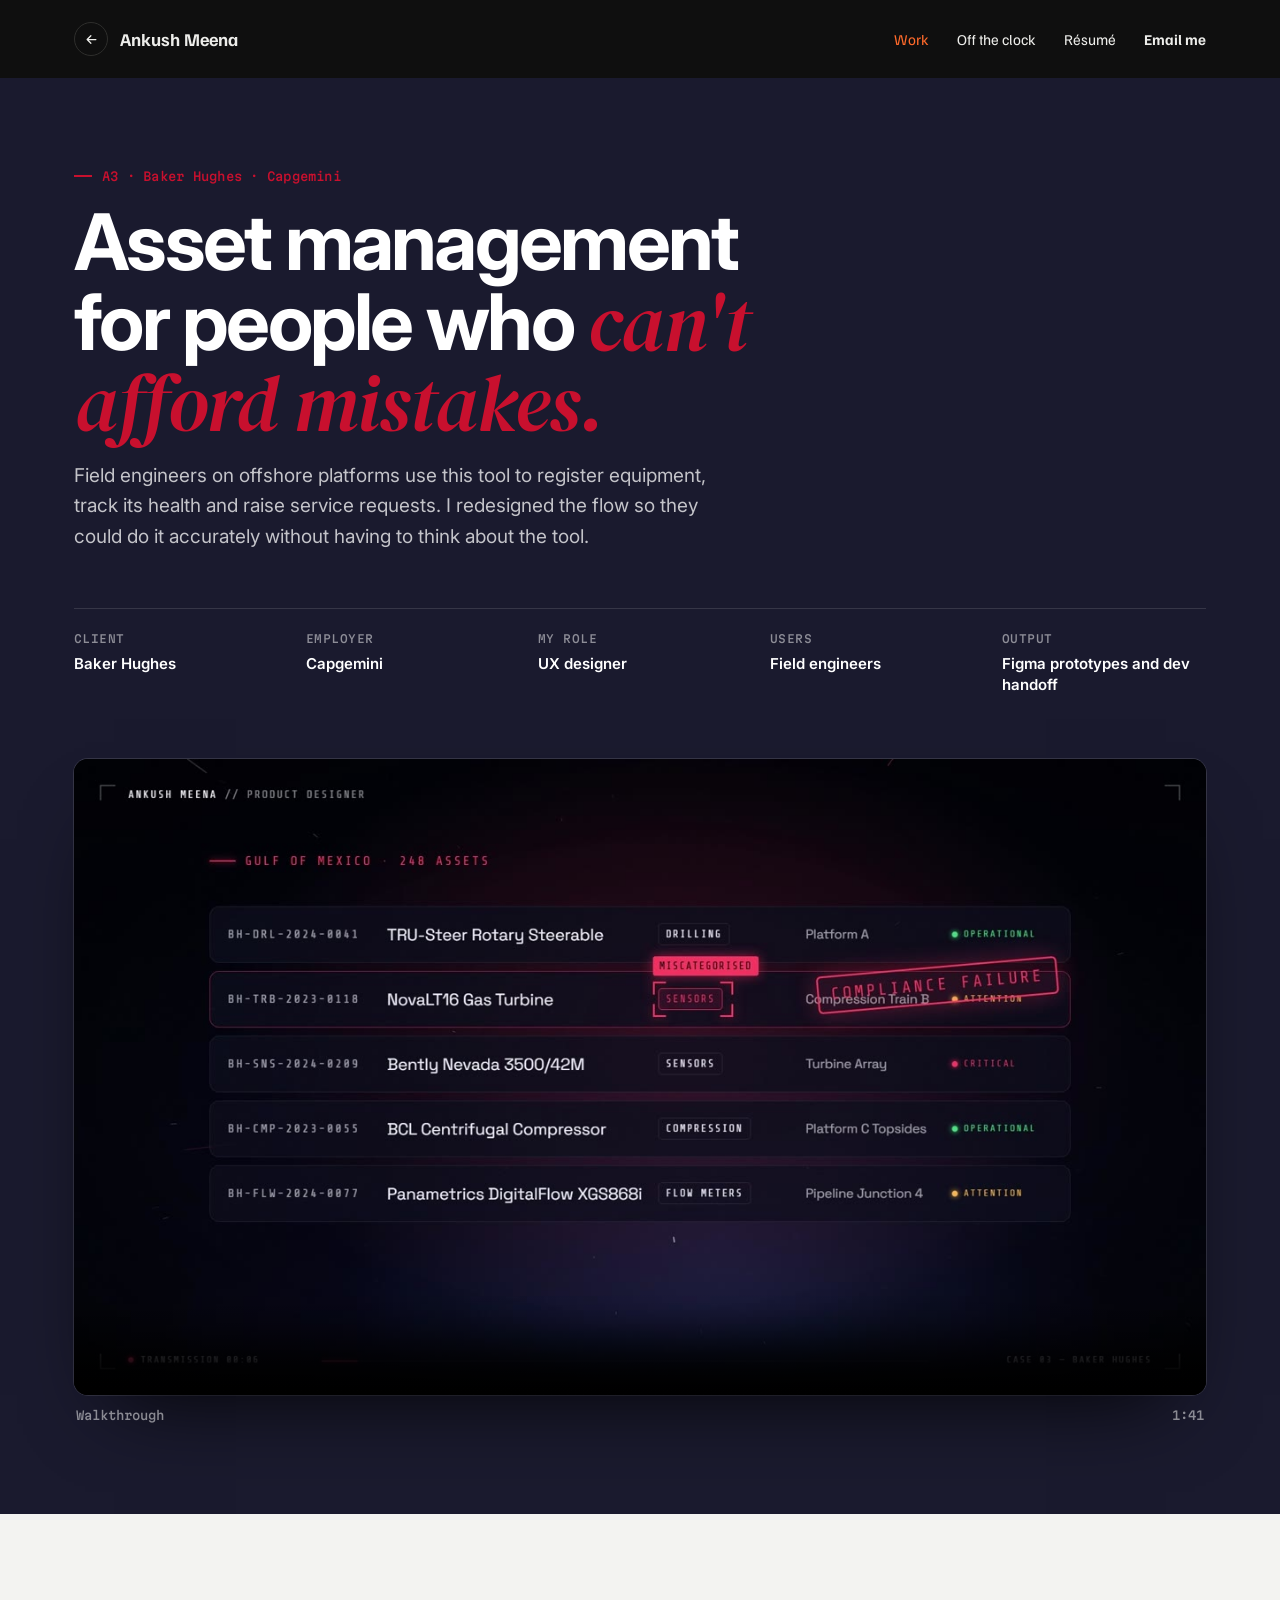
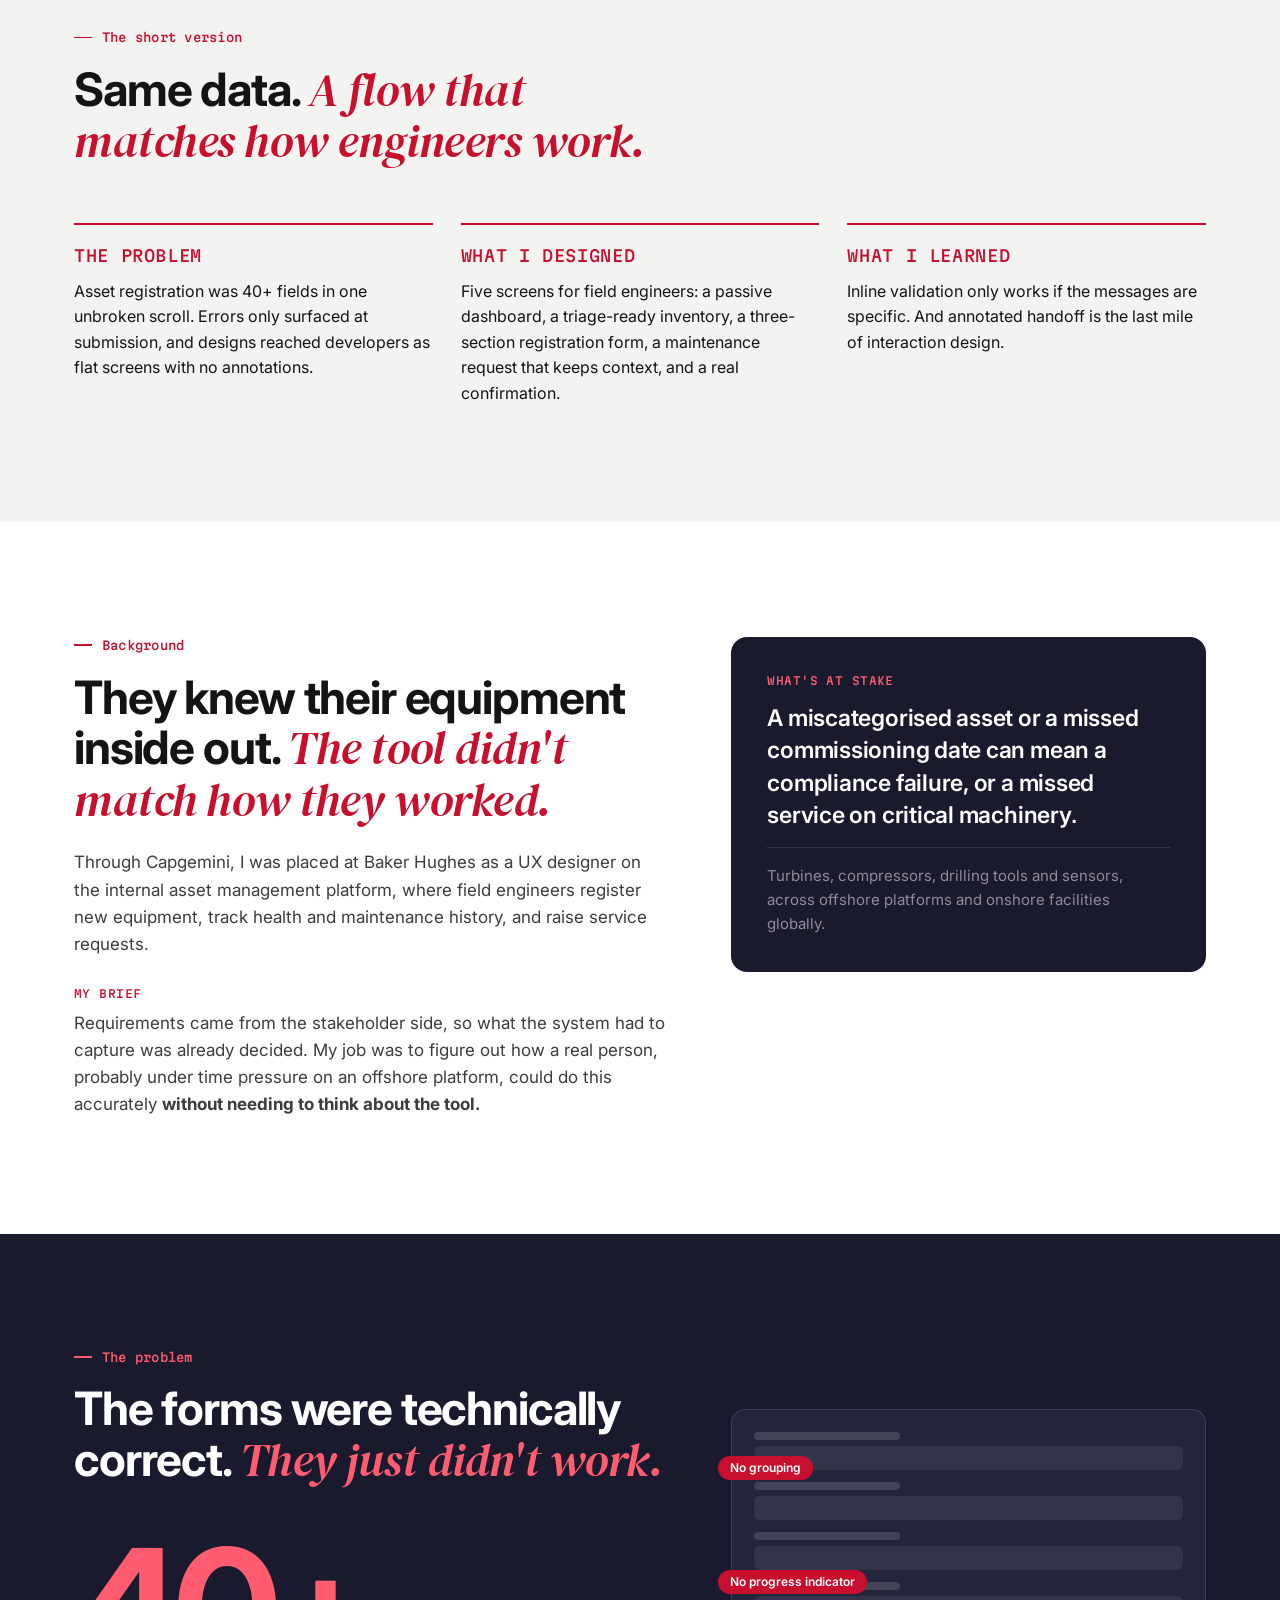
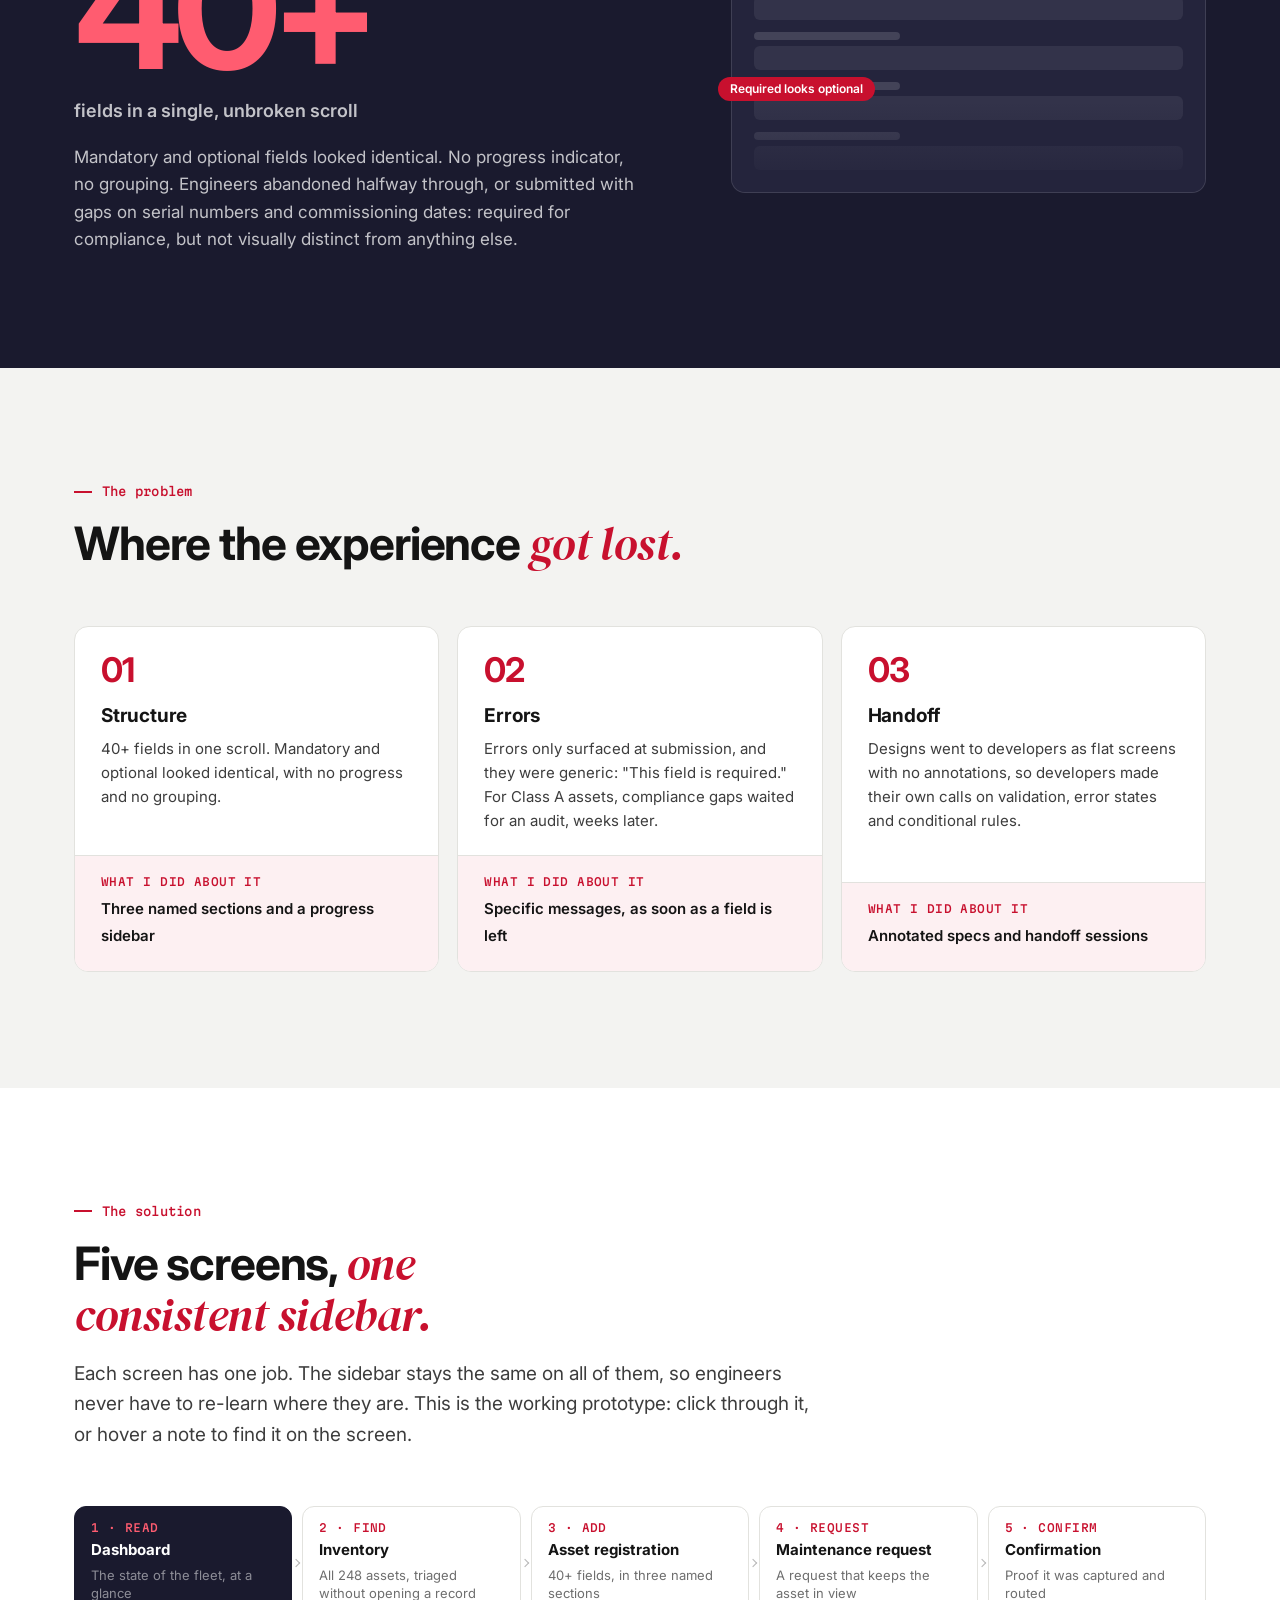
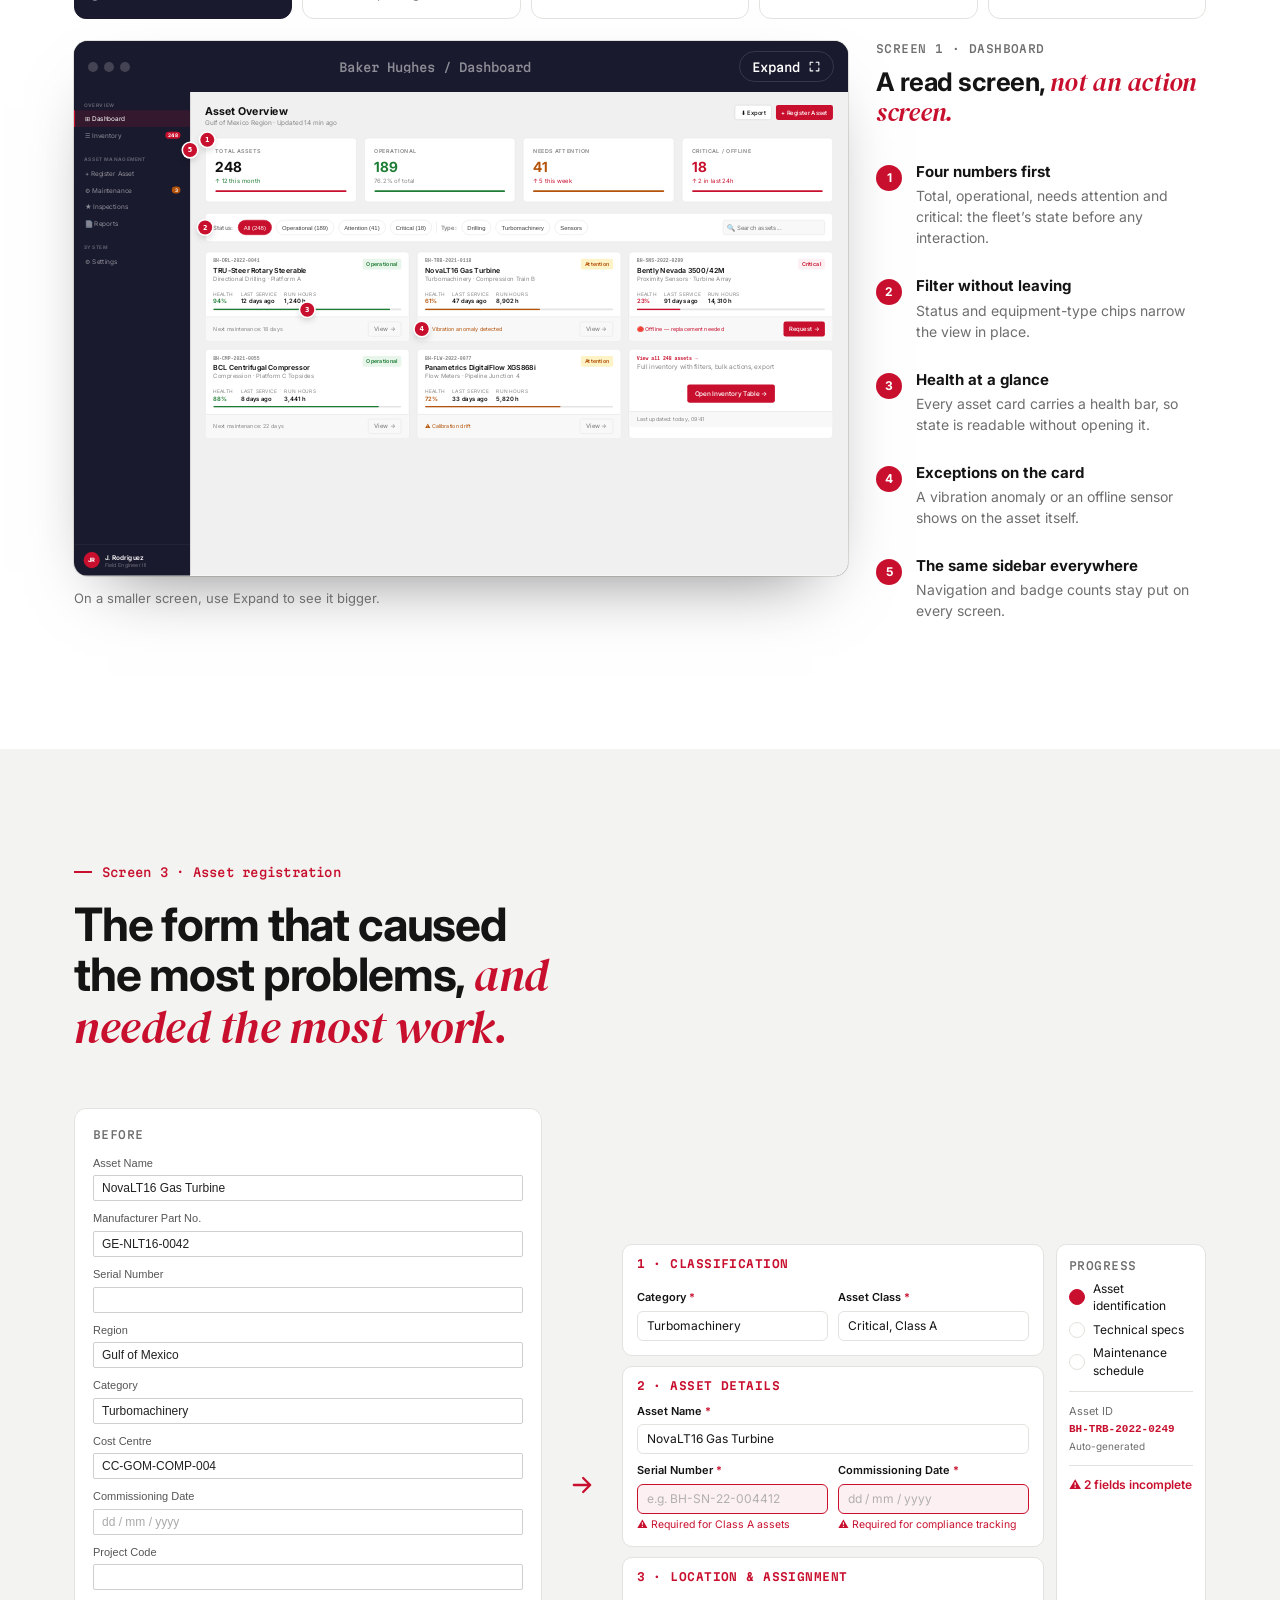
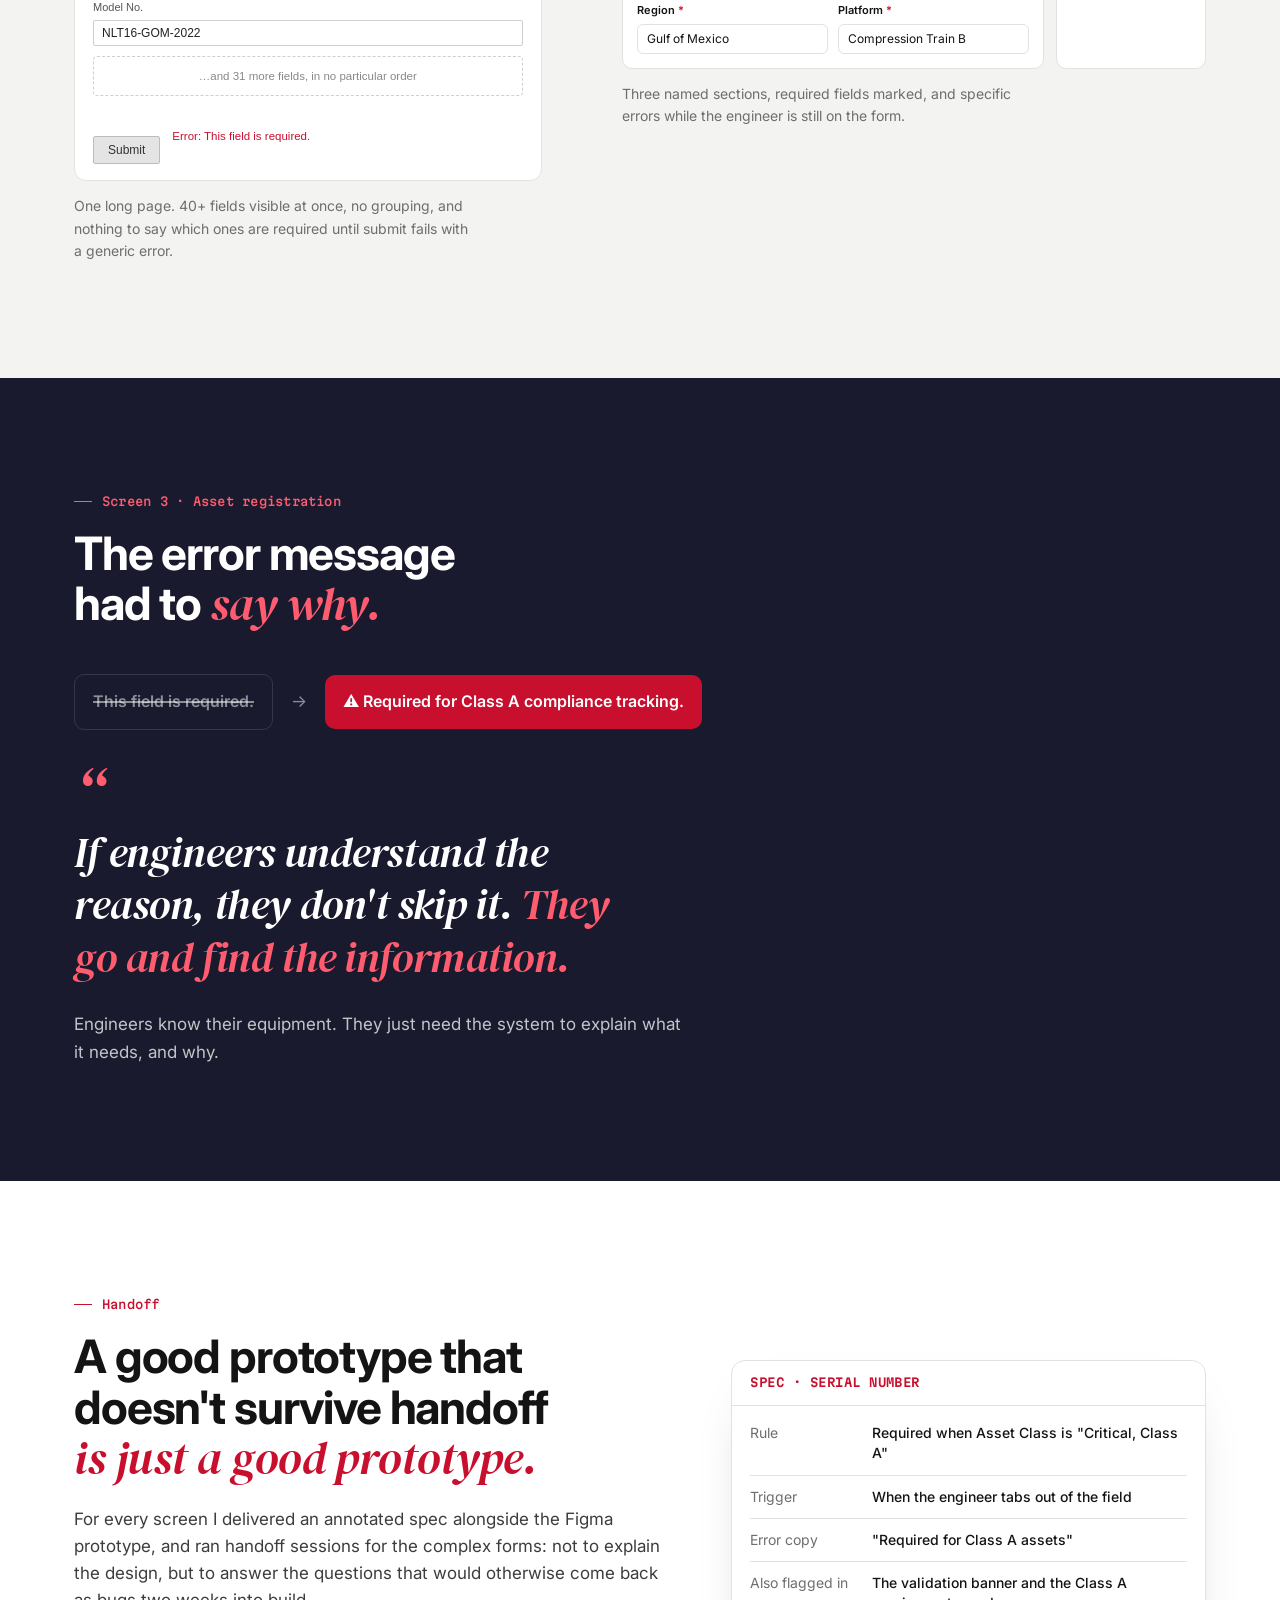
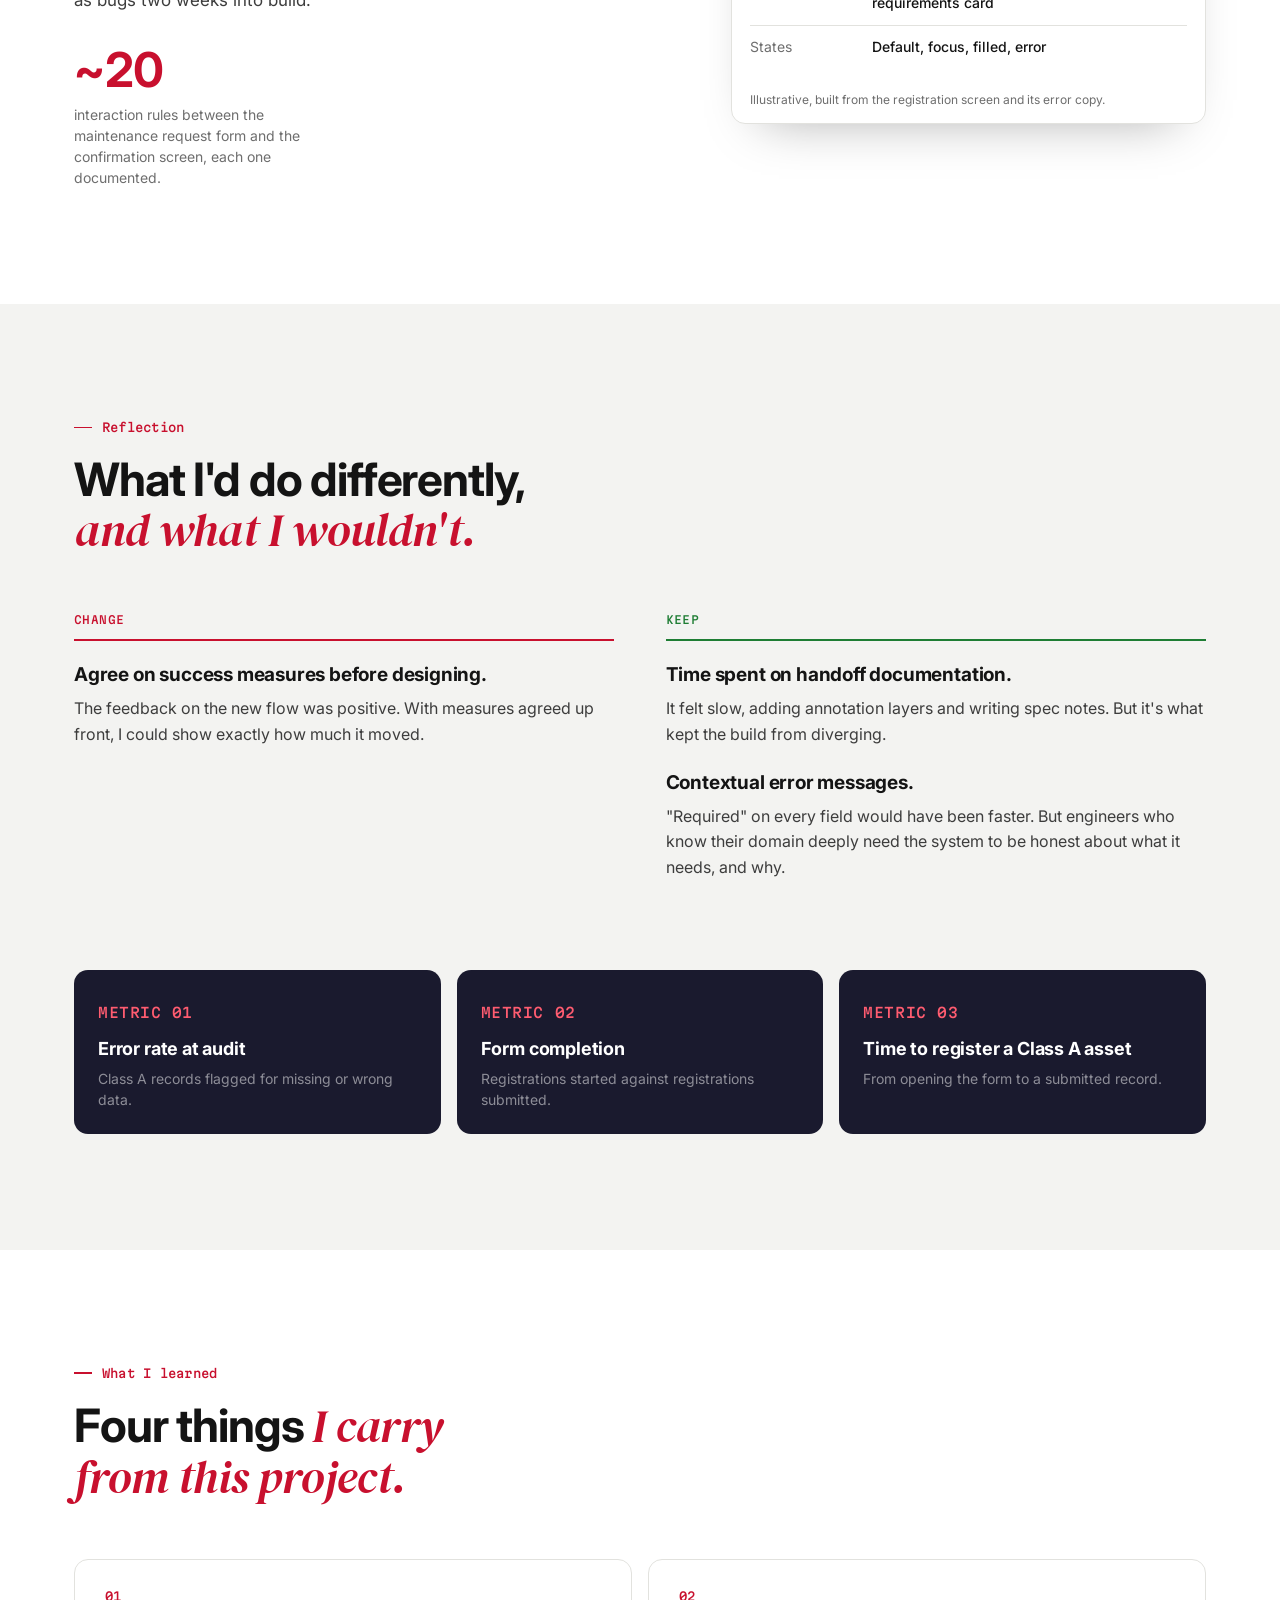
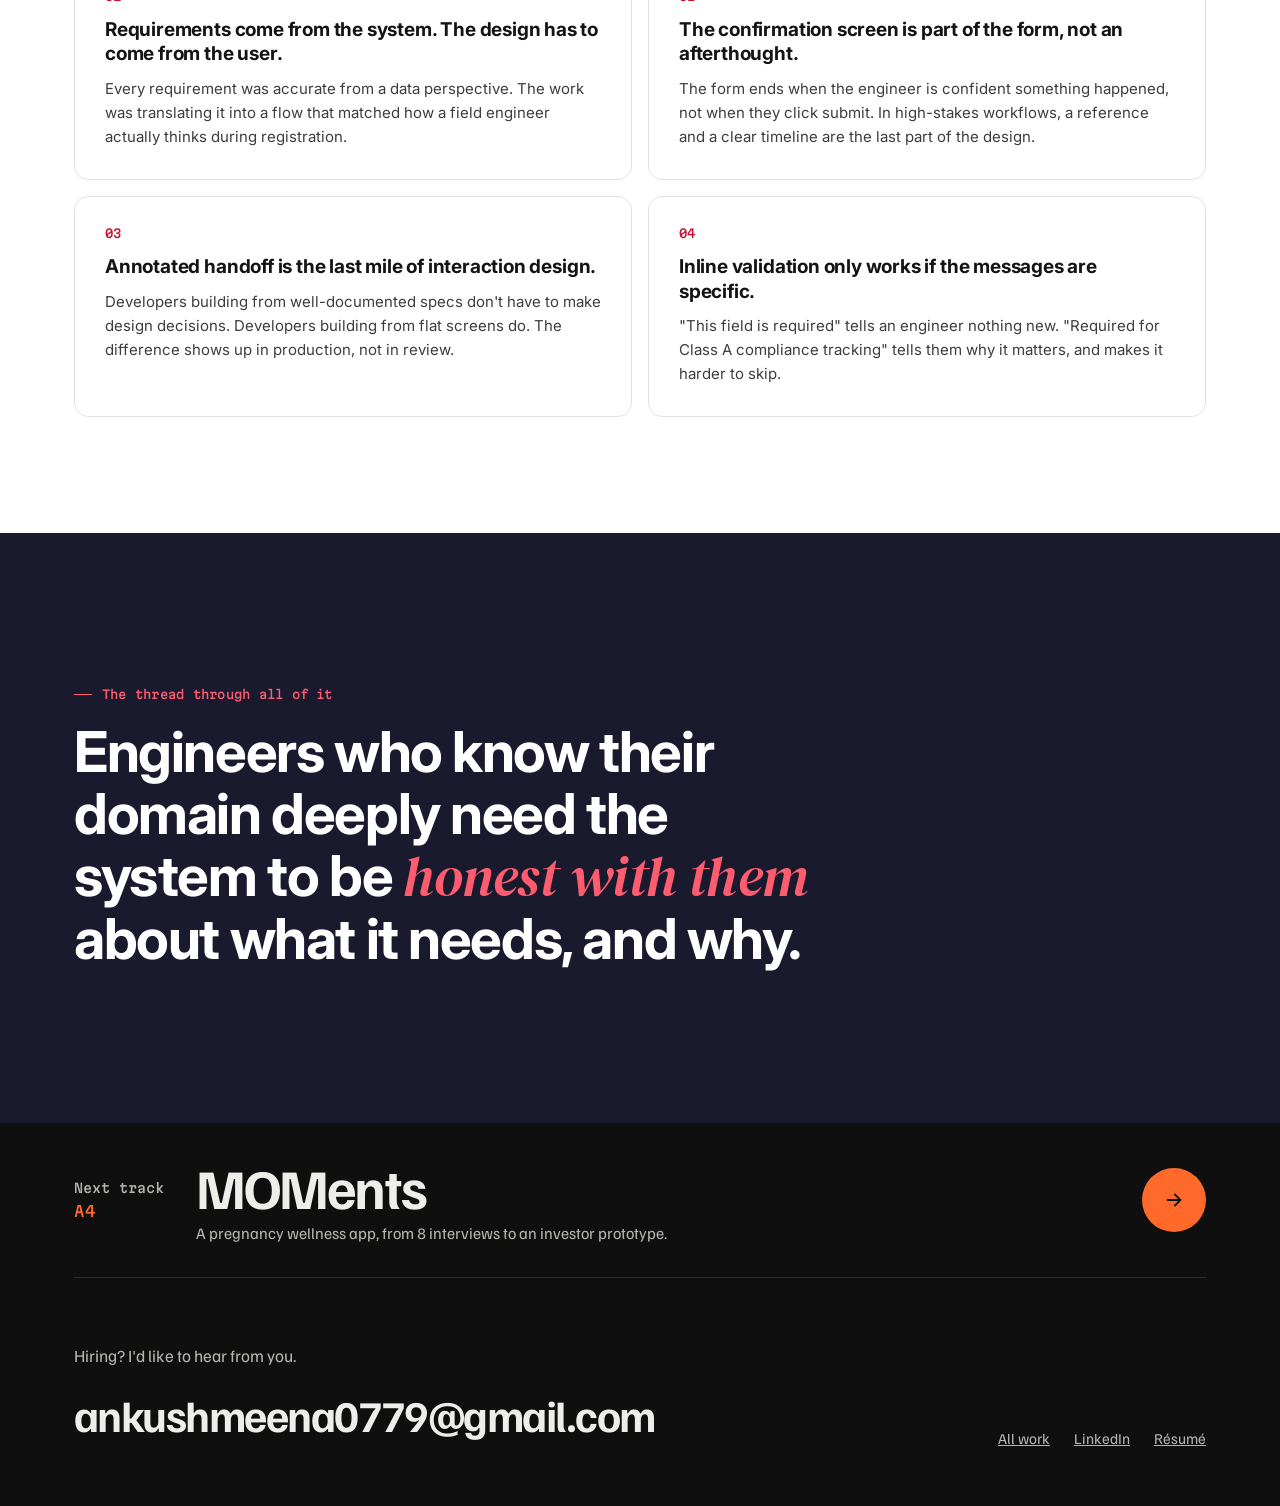
<file: cases/bakerhughes.html>
<!doctype html>
<html lang="en">
<head>
<meta charset="utf-8">
<meta name="viewport" content="width=device-width, initial-scale=1">
<title>Baker Hughes, a case study by Ankush Meena</title>
<meta name="description" content="Asset management for offshore field engineers: a 40+ field form rebuilt into three guided sections, specific inline validation, and annotated handoff.">
<meta property="og:title" content="Baker Hughes, a case study by Ankush Meena">
<meta property="og:description" content="Asset management for people who can't afford mistakes.">
<meta property="og:image" content="../thumbnails/bakerhughes-cover.jpg">
<link rel="icon" href="../favicon.svg" type="image/svg+xml">
<link rel="preconnect" href="https://fonts.googleapis.com">
<link rel="preconnect" href="https://fonts.gstatic.com" crossorigin>
<link href="https://fonts.googleapis.com/css2?family=Familjen+Grotesk:wght@400;500;600;700&family=Martian+Mono:wght@400;500&family=Inter:wght@400;500;600;700&family=DM+Serif+Display:ital@0;1&display=swap" rel="stylesheet">
<link rel="stylesheet" href="cs.css">
<style>
:root{
  --c-dark:#1A1A2E; --c-dark-2:#24243C;
  --c-acc:#C8102E; --c-acc-d:#FF5C70; --c-acc-tint:#FDF0F2;
}
/* the long-form schematic on the problem slide */
.longform{position:relative;background:var(--c-dark-2);border:1px solid var(--c-dark-line);border-radius:14px;padding:22px 22px 10px}
.longform .row{height:24px;border-radius:6px;background:rgba(255,255,255,.07);margin-bottom:12px}
.longform .row.l{height:8px;width:34%;background:rgba(255,255,255,.14);margin-bottom:6px}
.longform .fadeout{position:absolute;left:0;right:0;bottom:0;height:90px;border-radius:0 0 14px 14px;background:linear-gradient(transparent,var(--c-dark-2))}
.longform .tag{position:absolute;left:-14px}
@media (max-width:760px){.longform .tag{left:12px}}
/* before / after registration form, with real fields */
.oldform{position:relative;background:#fff;border:1px solid var(--c-line);border-radius:12px;padding:18px 18px 16px;font-family:Arial,Helvetica,sans-serif}
.oldform .label{display:block;margin-bottom:12px}
.oldform .of{margin-bottom:9px}
.oldform .of label{display:block;font-size:11px;color:#555;margin-bottom:3px}
.oldform .in{display:block;height:26px;line-height:24px;padding:0 8px;border:1px solid #CFCFCF;border-radius:2px;font-size:12px;color:#222;background:#fff;overflow:hidden;white-space:nowrap;text-overflow:ellipsis}
.oldform .in.empty{color:#AAA}
.oldform .more{margin:10px 0 12px;padding:10px;border:1px dashed #CFCFCF;border-radius:4px;text-align:center;font-size:11.5px;color:#888}
.oldform .of-foot{display:flex;align-items:center;gap:12px;flex-wrap:wrap}
.oldform .sub{display:inline-flex;align-items:center;height:28px;padding:0 14px;background:#E4E4E4;border:1px solid #BDBDBD;border-radius:2px;font-size:12px;color:#333}
.oldform .generr{font-size:11.5px;color:#C8102E}
.after .grp{padding:12px 14px 14px}
.after .gt{display:block;margin-bottom:10px}
.after .nf{flex:1;min-width:0;margin-top:8px}
.after .nf2{display:flex;gap:10px}
.after .nf label{display:block;font-size:11px;font-weight:600;color:var(--c-ink);margin-bottom:4px;font-family:'Inter',sans-serif}
.after .nf label b{color:var(--c-acc);font-weight:600}
.after .nf .in{display:block;height:30px;line-height:28px;padding:0 9px;border:1px solid var(--c-line);border-radius:6px;font-size:12px;color:var(--c-ink);background:#fff;white-space:nowrap;overflow:hidden;text-overflow:ellipsis}
.after .nf.err .in{border-color:var(--c-acc);background:var(--c-acc-tint);color:#B0B0B0}
.after .nf em{display:block;margin-top:4px;font-style:normal;font-size:10.5px;color:var(--c-acc);line-height:1.3}
.after .side .aid{margin-top:12px;padding-top:12px;border-top:1px solid var(--c-line)}
.after .side .aid span{display:block;font-size:11px}
.after .side .aid b{display:block;font:600 11px/1.4 ui-monospace,Menlo,monospace;color:var(--c-acc);margin-top:2px}
.after .side .aid small{font-size:10px}
@media (max-width:760px){.after .nf2{flex-direction:column;gap:0}}
</style>
</head>
<body>
<a class="skip" href="#main">Skip to the case study</a>

<div class="site">
  <div class="wrap">
    <nav class="nav" aria-label="Main">
      <a class="brand" href="../index.html"><span class="back" aria-hidden="true"><svg viewBox="0 0 24 24"><path d="M19 12H5M11 6l-6 6 6 6" fill="none" stroke="currentColor" stroke-width="2" stroke-linecap="round" stroke-linejoin="round"/></svg></span>Ankush Meena</a>
      <ul>
        <li><a href="../index.html#work" aria-current="page">Work</a></li>
        <li><a href="../index.html#off">Off the clock</a></li>
        <li><a href="resume.html">Résumé</a></li>
        <li><a class="strong" href="mailto:ankushmeena0779@gmail.com">Email me</a></li>
      </ul>
    </nav>
  </div>
</div>

<main id="main">

<!-- Hero -->
<header class="hero">
  <div class="wrap">
    <p class="eyebrow">A3 · Baker Hughes · Capgemini</p>
    <h1 class="h1">Asset management for people who <em>can't afford mistakes.</em></h1>
    <p class="lede">Field engineers on offshore platforms use this tool to register equipment, track its health and raise service requests. I redesigned the flow so they could do it accurately without having to think about the tool.</p>
    <dl class="facts">
      <div><dt>Client</dt><dd>Baker Hughes</dd></div>
      <div><dt>Employer</dt><dd>Capgemini</dd></div>
      <div><dt>My role</dt><dd>UX designer</dd></div>
      <div><dt>Users</dt><dd>Field engineers</dd></div>
      <div><dt>Output</dt><dd>Figma prototypes and dev handoff</dd></div>
    </dl>
    <section class="cv" aria-label="Baker Hughes walkthrough video">
      <video controls playsinline preload="metadata" poster="../thumbnails/bakerhughes-cover.jpg"><source src="../videos/bakerhughes.mp4" type="video/mp4"></video>
      <p class="cv-cap"><span>Walkthrough</span><span>1:41</span></p>
    </section>
  </div>
</header>

<!-- The short version -->
<section class="sec" aria-labelledby="short-h">
  <div class="wrap">
    <div class="sec-head rv">
      <p class="eyebrow">The short version</p>
      <h2 class="h2" id="short-h">Same data. <em>A flow that matches how engineers work.</em></h2>
    </div>
    <div class="tri rv">
      <div><p class="label">The problem</p><p>Asset registration was 40+ fields in one unbroken scroll. Errors only surfaced at submission, and designs reached developers as flat screens with no annotations.</p></div>
      <div><p class="label">What I designed</p><p>Five screens for field engineers: a passive dashboard, a triage-ready inventory, a three-section registration form, a maintenance request that keeps context, and a real confirmation.</p></div>
      <div><p class="label">What I learned</p><p>Inline validation only works if the messages are specific. And annotated handoff is the last mile of interaction design.</p></div>
    </div>
  </div>
</section>

<!-- Background -->
<section class="sec alt" aria-labelledby="bg-h">
  <div class="wrap split">
    <div class="rv">
      <p class="eyebrow">Background</p>
      <h2 class="h2" id="bg-h">They knew their equipment inside out. <em>The tool didn't match how they worked.</em></h2>
      <div class="stack" style="margin-top:24px">
        <p>Through Capgemini, I was placed at Baker Hughes as a UX designer on the internal asset management platform, where field engineers register new equipment, track health and maintenance history, and raise service requests.</p>
      </div>
      <div class="sub">
        <span class="label">My brief</span>
        <p>Requirements came from the stakeholder side, so what the system had to capture was already decided. My job was to figure out how a real person, probably under time pressure on an offshore platform, could do this accurately <strong>without needing to think about the tool.</strong></p>
      </div>
    </div>
    <aside class="panel rv" aria-label="What's at stake">
      <span class="label">What's at stake</span>
      <p class="big" style="margin:0;padding:0;border:0;color:var(--c-dark-ink)">A miscategorised asset or a missed commissioning date can mean a compliance failure, or a missed service on critical machinery.</p>
      <p>Turbines, compressors, drilling tools and sensors, across offshore platforms and onshore facilities globally.</p>
    </aside>
  </div>
</section>

<!-- The problem -->
<section class="sec dark" aria-labelledby="prob-h">
  <div class="wrap split center">
    <div class="rv">
      <p class="eyebrow">The problem</p>
      <h2 class="h2" id="prob-h">The forms were technically correct. <em>They just didn't work.</em></h2>
      <div style="margin-top:clamp(32px,4vw,48px)">
        <div class="mega">40+</div>
        <p class="mega-cap">fields in a single, unbroken scroll</p>
      </div>
      <p style="margin-top:18px;max-width:52ch">Mandatory and optional fields looked identical. No progress indicator, no grouping. Engineers abandoned halfway through, or submitted with gaps on serial numbers and commissioning dates: required for compliance, but not visually distinct from anything else.</p>
    </div>
    <div class="longform rv" aria-hidden="true">
      <div class="row l"></div><div class="row"></div><div class="row l"></div><div class="row"></div>
      <div class="row l"></div><div class="row"></div><div class="row l"></div><div class="row"></div>
      <div class="row l"></div><div class="row"></div><div class="row l"></div><div class="row"></div>
      <div class="row l"></div><div class="row"></div>
      <span class="tag" style="top:12%">No grouping</span>
      <span class="tag" style="top:42%">No progress indicator</span>
      <span class="tag" style="top:70%">Required looks optional</span>
      <div class="fadeout"></div>
    </div>
  </div>
</section>

<!-- Where it got lost -->
<section class="sec" aria-labelledby="lost-h">
  <div class="wrap">
    <div class="sec-head rv">
      <p class="eyebrow">The problem</p>
      <h2 class="h2" id="lost-h">Where the experience <em>got lost.</em></h2>
    </div>
    <div class="cards3 rv">
      <article class="pcard">
        <div class="pc-top"><span class="num">01</span><h3 class="h3">Structure</h3><p>40+ fields in one scroll. Mandatory and optional looked identical, with no progress and no grouping.</p></div>
        <div class="pc-fix"><span class="label">What I did about it</span><b>Three named sections and a progress sidebar</b></div>
      </article>
      <article class="pcard">
        <div class="pc-top"><span class="num">02</span><h3 class="h3">Errors</h3><p>Errors only surfaced at submission, and they were generic: "This field is required." For Class A assets, compliance gaps waited for an audit, weeks later.</p></div>
        <div class="pc-fix"><span class="label">What I did about it</span><b>Specific messages, as soon as a field is left</b></div>
      </article>
      <article class="pcard">
        <div class="pc-top"><span class="num">03</span><h3 class="h3">Handoff</h3><p>Designs went to developers as flat screens with no annotations, so developers made their own calls on validation, error states and conditional rules.</p></div>
        <div class="pc-fix"><span class="label">What I did about it</span><b>Annotated specs and handoff sessions</b></div>
      </article>
    </div>
  </div>
</section>

<!-- The solution: the working prototype, annotated -->
<section class="sec alt" id="proto" aria-labelledby="sol-h">
  <div class="wrap">
    <div class="sec-head rv">
      <p class="eyebrow">The solution</p>
      <h2 class="h2" id="sol-h">Five screens, <em>one consistent sidebar.</em></h2>
      <p class="lede">Each screen has one job. The sidebar stays the same on all of them, so engineers never have to re-learn where they are. This is the working prototype: click through it, or hover a note to find it on the screen.</p>
    </div>
    <ul class="flow rv" role="tablist" aria-label="Prototype screens"></ul>
    <div class="proto rv" id="proto-panel" role="tabpanel">
      <div>
        <div class="frame">
          <div class="frame-bar"><span class="dots" aria-hidden="true"><i></i><i></i><i></i></span><span class="url">Asset Management Portal</span><a href="bakerhughes-app.html" target="_blank" rel="noopener">Open full screen ↗</a></div>
          <div class="viewport"><div class="loading">Loading the prototype…</div></div>
        </div>
        <p class="proto-hint">On a smaller screen, use Expand to see it bigger.</p>
      </div>
      <div class="notes" aria-live="polite"></div>
    </div>
  </div>
</section>

<!-- Registration: before and after -->
<section class="sec" aria-labelledby="reg-h">
  <div class="wrap">
    <div class="sec-head rv">
      <p class="eyebrow">Screen 3 · Asset registration</p>
      <h2 class="h2" id="reg-h">The form that caused the most problems, <em>and needed the most work.</em></h2>
    </div>
    <div class="ba rv">
      <figure style="margin:0">
        <div class="oldform" aria-label="The old registration form: one long, ungrouped list of fields">
          <span class="label">Before</span>
          <div class="of"><label>Asset Name</label><span class="in">NovaLT16 Gas Turbine</span></div>
          <div class="of"><label>Manufacturer Part No.</label><span class="in">GE-NLT16-0042</span></div>
          <div class="of"><label>Serial Number</label><span class="in empty"></span></div>
          <div class="of"><label>Region</label><span class="in">Gulf of Mexico</span></div>
          <div class="of"><label>Category</label><span class="in">Turbomachinery</span></div>
          <div class="of"><label>Cost Centre</label><span class="in">CC-GOM-COMP-004</span></div>
          <div class="of"><label>Commissioning Date</label><span class="in empty">dd / mm / yyyy</span></div>
          <div class="of"><label>Project Code</label><span class="in empty"></span></div>
          <div class="of"><label>Model No.</label><span class="in">NLT16-GOM-2022</span></div>
          <div class="more">…and 31 more fields, in no particular order</div>
          <div class="of-foot"><span class="sub">Submit</span><span class="generr">Error: This field is required.</span></div>
        </div>
        <figcaption class="ba-cap">One long page. 40+ fields visible at once, no grouping, and nothing to say which ones are required until submit fails with a generic error.</figcaption>
      </figure>
      <div class="ba-arrow" aria-hidden="true"><svg viewBox="0 0 24 24"><path d="M5 12h14M13 6l6 6-6 6" fill="none" stroke="currentColor" stroke-width="2" stroke-linecap="round" stroke-linejoin="round"/></svg></div>
      <figure style="margin:0">
        <div class="after" aria-label="The redesigned registration form: three named sections and a progress sidebar">
          <div>
            <div class="grp"><span class="gt">1 · Classification</span>
              <div class="nf2"><div class="nf"><label>Category <b>*</b></label><span class="in">Turbomachinery</span></div><div class="nf"><label>Asset Class <b>*</b></label><span class="in">Critical, Class A</span></div></div></div>
            <div class="grp"><span class="gt">2 · Asset details</span>
              <div class="nf"><label>Asset Name <b>*</b></label><span class="in">NovaLT16 Gas Turbine</span></div>
              <div class="nf2"><div class="nf err"><label>Serial Number <b>*</b></label><span class="in">e.g. BH-SN-22-004412</span><em>⚠ Required for Class A assets</em></div><div class="nf err"><label>Commissioning Date <b>*</b></label><span class="in">dd / mm / yyyy</span><em>⚠ Required for compliance tracking</em></div></div></div>
            <div class="grp"><span class="gt">3 · Location &amp; assignment</span>
              <div class="nf2"><div class="nf"><label>Region <b>*</b></label><span class="in">Gulf of Mexico</span></div><div class="nf"><label>Platform <b>*</b></label><span class="in">Compression Train B</span></div></div></div>
          </div>
          <div class="side">
            <span class="label">Progress</span>
            <div class="st on"><i></i>Asset identification</div>
            <div class="st"><i></i>Technical specs</div>
            <div class="st"><i></i>Maintenance schedule</div>
            <div class="aid"><span>Asset ID</span><b>BH-TRB-2022-0249</b><small>Auto-generated</small></div>
            <div class="warn">⚠ 2 fields incomplete</div>
          </div>
        </div>
        <figcaption class="ba-cap">Three named sections, required fields marked, and specific errors while the engineer is still on the form.</figcaption>
      </figure>
    </div>
  </div>
</section>

<!-- The error message -->
<section class="sec dark" aria-labelledby="err-h">
  <div class="wrap">
    <div class="rv">
      <p class="eyebrow">Screen 3 · Asset registration</p>
      <h2 class="h2" id="err-h">The error message had to <em>say why.</em></h2>
    </div>
    <div class="msgs rv">
      <span class="msg old">This field is required.</span>
      <span class="arrow" aria-hidden="true">→</span>
      <span class="msg new">⚠ Required for Class A compliance tracking.</span>
    </div>
    <blockquote class="quote rv" style="margin:0">If engineers understand the reason, they don't skip it. <em>They go and find the information.</em></blockquote>
    <p class="rv" style="margin-top:28px;max-width:56ch">Engineers know their equipment. They just need the system to explain what it needs, and why.</p>
  </div>
</section>

<!-- Handoff -->
<section class="sec alt" aria-labelledby="hand-h">
  <div class="wrap split center">
    <div class="rv">
      <p class="eyebrow">Handoff</p>
      <h2 class="h2" id="hand-h">A good prototype that doesn't survive handoff <em>is just a good prototype.</em></h2>
      <p style="margin-top:22px;max-width:56ch">For every screen I delivered an annotated spec alongside the Figma prototype, and ran handoff sessions for the complex forms: not to explain the design, but to answer the questions that would otherwise come back as bugs two weeks into build.</p>
      <div class="stat" style="margin-top:32px"><b>~20</b><span>interaction rules between the maintenance request form and the confirmation screen, each one documented.</span></div>
    </div>
    <figure class="spec rv" style="margin:0">
      <div class="spec-h">Spec · Serial Number</div>
      <dl>
        <div><dt>Rule</dt><dd>Required when Asset Class is "Critical, Class A"</dd></div>
        <div><dt>Trigger</dt><dd>When the engineer tabs out of the field</dd></div>
        <div><dt>Error copy</dt><dd>"Required for Class A assets"</dd></div>
        <div><dt>Also flagged in</dt><dd>The validation banner and the Class A requirements card</dd></div>
        <div><dt>States</dt><dd>Default, focus, filled, error</dd></div>
      </dl>
      <figcaption class="spec-cap">Illustrative, built from the registration screen and its error copy.</figcaption>
    </figure>
  </div>
</section>

<!-- Reflection -->
<section class="sec" aria-labelledby="refl-h">
  <div class="wrap">
    <div class="sec-head rv">
      <p class="eyebrow">Reflection</p>
      <h2 class="h2" id="refl-h">What I'd do differently, <em>and what I wouldn't.</em></h2>
    </div>
    <div class="kc rv">
      <div class="col">
        <span class="label">Change</span>
        <div class="item">
          <h3 class="h3">Agree on success measures before designing.</h3>
          <p>The feedback on the new flow was positive. With measures agreed up front, I could show exactly how much it moved.</p>
        </div>
      </div>
      <div class="col keep">
        <span class="label">Keep</span>
        <div class="item">
          <h3 class="h3">Time spent on handoff documentation.</h3>
          <p>It felt slow, adding annotation layers and writing spec notes. But it's what kept the build from diverging.</p>
        </div>
        <div class="item">
          <h3 class="h3">Contextual error messages.</h3>
          <p>"Required" on every field would have been faster. But engineers who know their domain deeply need the system to be honest about what it needs, and why.</p>
        </div>
      </div>
    </div>
    <p class="metrics-lead label rv">What I'd track next time</p>
    <div class="metrics rv">
      <div class="metric"><span class="label">Metric 01</span><b>Error rate at audit</b><span>Class A records flagged for missing or wrong data.</span></div>
      <div class="metric"><span class="label">Metric 02</span><b>Form completion</b><span>Registrations started against registrations submitted.</span></div>
      <div class="metric"><span class="label">Metric 03</span><b>Time to register a Class A asset</b><span>From opening the form to a submitted record.</span></div>
    </div>
  </div>
</section>

<!-- What I learned -->
<section class="sec alt" aria-labelledby="learn-h">
  <div class="wrap">
    <div class="sec-head rv">
      <p class="eyebrow">What I learned</p>
      <h2 class="h2" id="learn-h">Four things <em>I carry from this project.</em></h2>
    </div>
    <div class="learn rv">
      <div class="card"><span class="num">01</span><h3 class="h3">Requirements come from the system. The design has to come from the user.</h3><p>Every requirement was accurate from a data perspective. The work was translating it into a flow that matched how a field engineer actually thinks during registration.</p></div>
      <div class="card"><span class="num">02</span><h3 class="h3">The confirmation screen is part of the form, not an afterthought.</h3><p>The form ends when the engineer is confident something happened, not when they click submit. In high-stakes workflows, a reference and a clear timeline are the last part of the design.</p></div>
      <div class="card"><span class="num">03</span><h3 class="h3">Annotated handoff is the last mile of interaction design.</h3><p>Developers building from well-documented specs don't have to make design decisions. Developers building from flat screens do. The difference shows up in production, not in review.</p></div>
      <div class="card"><span class="num">04</span><h3 class="h3">Inline validation only works if the messages are specific.</h3><p>"This field is required" tells an engineer nothing new. "Required for Class A compliance tracking" tells them why it matters, and makes it harder to skip.</p></div>
    </div>
  </div>
</section>

<!-- Closing -->
<section class="dark closing" aria-labelledby="close-h">
  <div class="wrap rv">
    <p class="eyebrow">The thread through all of it</p>
    <h2 class="h2" id="close-h">Engineers who know their domain deeply need the system to be <em>honest with them</em> about what it needs, and why.</h2>
  </div>
</section>

</main>

<div class="site">
  <div class="wrap">
    <a class="next" href="moments.html">
      <span class="nlabel">Next track<b>A4</b></span>
      <span class="ntitle">MOMents<span class="ndesc">A pregnancy wellness app, from 8 interviews to an investor prototype.</span></span>
      <span class="ngo" aria-hidden="true"><svg viewBox="0 0 24 24"><path d="M5 12h14M13 6l6 6-6 6" fill="none" stroke="currentColor" stroke-width="2" stroke-linecap="round" stroke-linejoin="round"/></svg></span>
    </a>
    <footer>
      <div>
        <p class="f-lead">Hiring? I'd like to hear from you.</p>
        <a class="f-mail" href="mailto:ankushmeena0779@gmail.com">ankushmeena0779@gmail.com</a>
      </div>
      <div class="f-links">
        <a href="../index.html#work">All work</a>
        <a href="https://linkedin.com/in/ankushmeena" rel="noopener" target="_blank">LinkedIn</a>
        <a href="resume.html">Résumé</a>
      </div>
    </footer>
  </div>
</div>

<div class="mail-pop" id="mail-pop" role="status" aria-live="polite">
  <span class="mp-msg"><b>Copied</b> ankushmeena0779@gmail.com</span>
  <a class="mp-gmail" href="https://mail.google.com/mail/?view=cm&amp;fs=1&amp;to=ankushmeena0779@gmail.com" target="_blank" rel="noopener">Open in Gmail</a>
  <a href="mailto:ankushmeena0779@gmail.com">Mail app</a>
  <button type="button" id="mail-close" aria-label="Dismiss">Close</button>
</div>

<script>
window.CS_PROTO = {
  app: 'bakerhughes-app.html', host: 'Baker Hughes', title: 'Baker Hughes asset management prototype',
  vw: 1440, vh: 900, color: '#C8102E', ring: 'rgba(200,16,46,.28)',
  screens: [
    { id: 'dashboard', step: 'Read', name: 'Dashboard', cap: 'The state of the fleet, at a glance',
      kicker: 'Screen 1 · Dashboard', title: 'A read screen, <em>not an action screen.</em>',
      marks: [
        { n: 1, t: 'Four numbers first', d: 'Total, operational, needs attention and critical: the fleet’s state before any interaction.', sel: '#s-dashboard .kpi-grid', x: 0, y: 0, dx: 4, dy: 4 },
        { n: 2, t: 'Filter without leaving', d: 'Status and equipment-type chips narrow the view in place.', sel: '#s-dashboard .filter-bar', x: 0, y: .5 },
        { n: 3, t: 'Health at a glance', d: 'Every asset card carries a health bar, so state is readable without opening it.', sel: '#s-dashboard .ac-prog', i: 0, x: .5, y: .5 },
        { n: 4, t: 'Exceptions on the card', d: 'A vibration anomaly or an offline sensor shows on the asset itself.', sel: '#s-dashboard .ac-foot-txt', i: 1, x: 0, y: .5, dx: -6 },
        { n: 5, t: 'The same sidebar everywhere', d: 'Navigation and badge counts stay put on every screen.', sel: '#s-dashboard .sidebar', x: 1, y: .12 }
      ] },
    { id: 'inventory', step: 'Find', name: 'Inventory', cap: 'All 248 assets, triaged without opening a record',
      kicker: 'Screen 2 · Inventory', title: 'Find any of 248 assets <em>without opening a record.</em>',
      marks: [
        { n: 1, t: 'Search and filters up front', d: 'Search by ID, name or location, with persistent status and type chips.', sel: '#s-inventory .search-box', x: 0, y: .5 },
        { n: 2, t: 'Triage in the row', d: 'Inline status badges and health bars, no need to open each record.', sel: '#s-inventory tbody .hbar', i: 1, x: 0, y: .5, dx: -4 },
        { n: 3, t: 'Overdue is hard to miss', d: 'Next Due is colour-coded, so nothing important hides behind a click.', sel: '#s-inventory tbody tr:nth-child(2) td:nth-child(9)', x: 0, y: .5 },
        { n: 4, t: 'Act where it’s needed', d: 'Request and Urgent sit on the rows that need them.', sel: '#s-inventory tbody .btn-primary', i: 0, x: 1, y: 0 },
        { n: 5, t: 'All 248, sortable', d: 'Sortable columns and a clear count replace the old arbitrary order.', sel: '#s-inventory .tbl-hdr-sub', x: 1, y: .5, dx: 14 }
      ] },
    { id: 'register', step: 'Add', name: 'Asset registration', cap: '40+ fields, in three named sections',
      kicker: 'Screen 3 · Asset registration', title: 'Errors that explain themselves, <em>before submission.</em>',
      marks: [
        { n: 1, t: 'Problems summarised up top', d: '"2 required fields need attention", each one named, as soon as a field is left incomplete.', sel: '#s-register .val-banner', x: 0, y: 0, dx: 4, dy: 4 },
        { n: 2, t: 'Specific to the asset', d: 'Serial Number: "Required for Class A assets". Not just "Required".', sel: '#s-register .form-err', i: 0, x: 0, y: .5, dx: -14 },
        { n: 3, t: 'Compliance, in plain words', d: 'Commissioning Date: "Required for compliance tracking".', sel: '#s-register .form-err', i: 1, x: 0, y: .5, dx: -14 },
        { n: 4, t: 'Named sections', d: 'Classification, Asset Details, and Location & Assignment, instead of one long scroll.', sel: '#s-register .form-sec-title', i: 1, x: 0, y: .5, dx: -14 },
        { n: 5, t: 'Progress you can see', d: 'The sidebar shows which step you’re on and what’s left.', sel: '#s-register .prog-steps', x: 0, y: 0, dx: -10 },
        { n: 6, t: 'Flags before submit', d: 'An auto-generated Asset ID, and Class A requirements that count what’s incomplete.', sel: '#s-register .fsidebar .sc', i: 2, x: 0, y: 0 }
      ] },
    { id: 'maintenance', step: 'Request', name: 'Maintenance request', cap: 'A request that keeps the asset in view',
      kicker: 'Screen 4 · Maintenance request', title: 'Raise a request <em>without losing context.</em>',
      marks: [
        { n: 1, t: 'The asset stays in view', d: 'Health, ID, status and tags in a dark panel that reads as reference, not input.', sel: '#s-maintenance .asset-ctx', x: 0, y: 0 },
        { n: 2, t: 'Priority at a glance', d: 'A visual selector instead of a dropdown: decisions under pressure shouldn’t mean reading a list.', sel: '#s-maintenance .priority-sel', x: 0, y: .5, dx: -14 },
        { n: 3, t: 'Fault codes with meaning', d: '"VIB-003, Excessive vibration above threshold", not a bare code.', sel: '#s-maintenance .form-select', i: 2, x: 0, y: .5, dx: -14 },
        { n: 4, t: 'Catch what gets missed', d: 'A pre-submission checklist for the things engineers tend to skip.', sel: '#s-maintenance .checklist', x: 0, y: 0 },
        { n: 5, t: 'History without leaving', d: 'The last three service events, right beside the form.', sel: '#s-maintenance .fsidebar .sc', i: 1, x: 0, y: 0 }
      ] },
    { id: 'success', step: 'Confirm', name: 'Confirmation', cap: 'Proof it was captured and routed',
      kicker: 'Screen 5 · Confirmation', title: 'The last screen matters <em>more than people think.</em>',
      marks: [
        { n: 1, t: 'A reference, not a toast', d: 'The old confirmation was a toast that vanished in seconds. Now: a work order number, set in mono so it’s easy to read out.', sel: '#s-success .suc-ref', x: 0, y: .5, dx: -14 },
        { n: 2, t: 'Exactly what was submitted', d: 'Asset, ID, type, priority, requested date, and who it was routed to.', sel: '#s-success .suc-details', x: 0, y: 0, dx: -14 },
        { n: 3, t: 'Clear ways forward', d: 'Raise another request, or return to the dashboard.', sel: '#s-success .suc-actions', x: 0, y: .5, dx: -14 },
        { n: 4, t: 'What happens next, in steps', d: 'From confirmation within 2 hours to the post-service report, so the timeline is visible without a follow-up call.', sel: '#s-success .next-steps', x: 0, y: 0, dx: -14 }
      ] }
  ]
};
</script>
<script src="cs.js"></script>
</body>
</html>
</file>
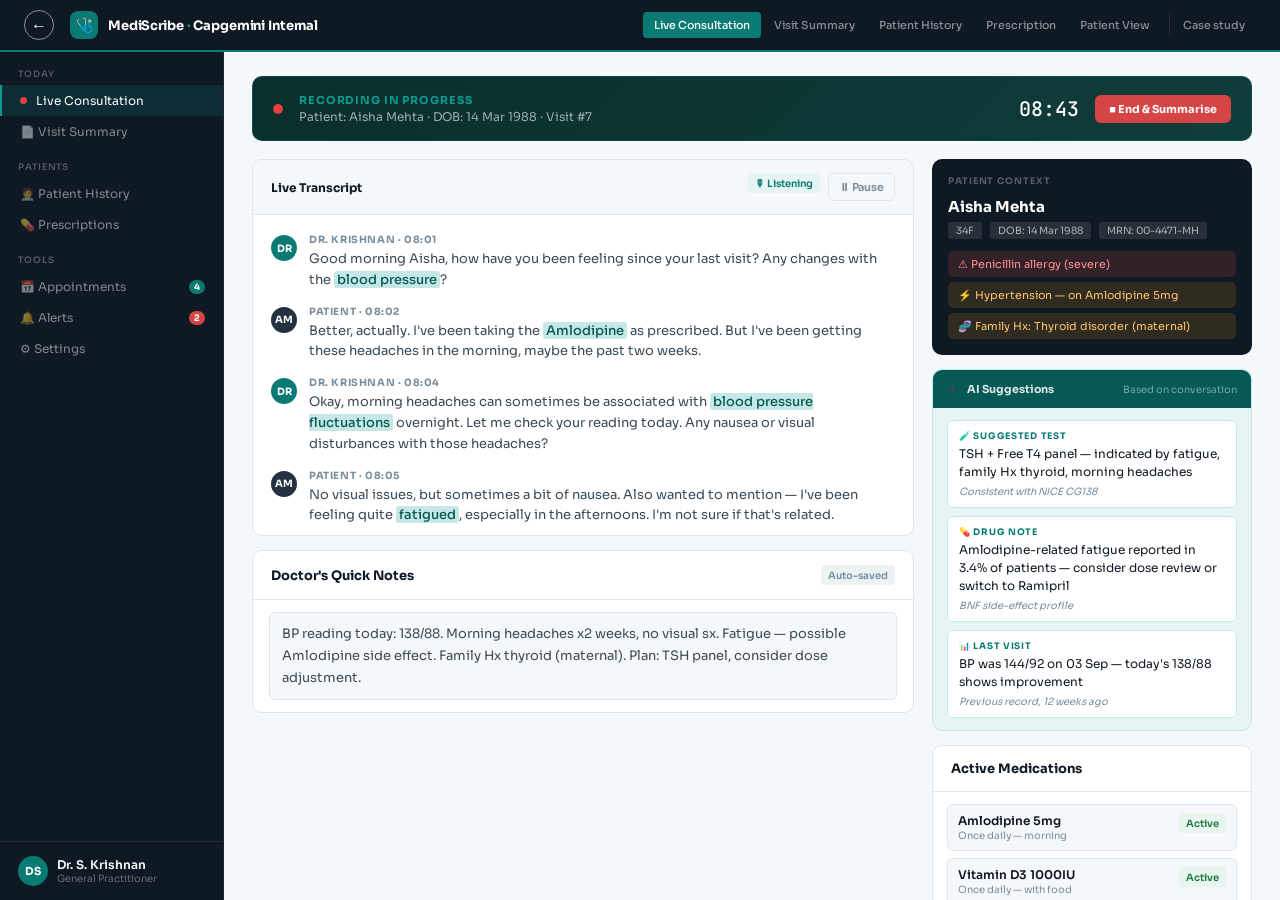
<file: cases/mediscribe-app.html>
<!DOCTYPE html>
<html lang="en">
<head>
<meta charset="UTF-8">
<meta name="viewport" content="width=device-width, initial-scale=1.0">
<title>MediScribe prototype, Ankush Meena</title>
<meta name="robots" content="noindex">
<link href="https://fonts.googleapis.com/css2?family=Sora:wght@300;400;500;600;700;800&family=Lora:ital,wght@0,400;0,600;1,400;1,600&family=JetBrains+Mono:wght@400;500&display=swap" rel="stylesheet">
<style>
*, *::before, *::after { box-sizing: border-box; margin: 0; padding: 0; }
:root {
  --teal: #0A7B74;
  --teal-light: #0D9B92;
  --teal-dark: #065954;
  --teal-lt: #E6F4F3;
  --teal-mid: #C5E8E6;
  --ink: #0F1923;
  --ink-soft: #243140;
  --body-txt: #3A4A56;
  --muted: #7A8D9C;
  --border: #DDE6EA;
  --border2: #C8D6DD;
  --surface: #F5F8FA;
  --surface2: #EDF2F5;
  --white: #FFFFFF;
  --red: #D64545;
  --red-lt: #FDF2F2;
  --amber: #C47A1A;
  --amber-lt: #FEF6E8;
  --green: #1A7A3F;
  --green-lt: #E8F5EE;
  --blue: #1F5FA6;
  --blue-lt: #EEF4FD;
  --pulse: #E53E3E;
}
html { scroll-behavior: smooth; }
body { font-family: 'Sora', sans-serif; background: #F0F4F6; color: var(--body-txt); }

/* TOP NAV */
.top-nav {
  position: fixed; top: 0; left: 0; right: 0; z-index: 200;
  background: var(--ink); height: 52px;
  display: flex; align-items: center; justify-content: space-between;
  padding: 0 24px; border-bottom: 2px solid var(--teal);
}
.nav-logo { display: flex; align-items: center; gap: 10px; }
.nav-mark { width: 28px; height: 28px; background: var(--teal); border-radius: 8px; display: flex; align-items: center; justify-content: center; font-size: 14px; }
.nav-brand { font-size: 13px; font-weight: 700; color: white; letter-spacing: -0.01em; }
.nav-brand span { color: var(--teal-light); }
.nav-links { display: flex; gap: 2px; }
.nav-btn { padding: 6px 11px; border-radius: 4px; font-size: 11px; font-weight: 500; color: rgba(255,255,255,0.5); cursor: pointer; border: none; background: none; font-family: 'Sora', sans-serif; white-space: nowrap; }
.nav-btn:hover { color: white; background: rgba(255,255,255,0.07); }
.nav-btn.active { color: white; background: var(--teal); }
.nav-btn.cs-btn { border-left: 1px solid rgba(255,255,255,0.1); margin-left: 6px; padding-left: 13px; }

.page-wrap { margin-top: 52px; }
.screen { display: none; }
.screen.visible { display: block; }

/* ═══════════════════════════════════════
   APP SHELL (shared)
═══════════════════════════════════════ */
.app { display: flex; height: calc(100vh - 52px); background: var(--surface); }
.sidebar {
  width: 224px; flex-shrink: 0; background: var(--ink); display: flex; flex-direction: column;
  border-right: 1px solid rgba(255,255,255,0.06);
}
.sb-top { padding: 16px 0 8px; }
.sb-lbl { padding: 0 18px 5px; font-size: 9px; font-weight: 600; color: rgba(255,255,255,0.28); text-transform: uppercase; letter-spacing: 0.1em; }
.sb-item {
  display: flex; align-items: center; gap: 9px;
  padding: 8px 18px; font-size: 12px; color: rgba(255,255,255,0.48);
  cursor: pointer; border-left: 2px solid transparent; transition: all 0.15s;
}
.sb-item:hover { color: rgba(255,255,255,0.82); background: rgba(255,255,255,0.05); }
.sb-item.active { color: white; background: rgba(10,123,116,0.2); border-left-color: var(--teal-light); }
.sb-dot { width: 7px; height: 7px; border-radius: 50%; flex-shrink: 0; }
.sb-badge { margin-left: auto; background: var(--teal); color: white; font-size: 9px; font-weight: 700; padding: 1px 5px; border-radius: 8px; }
.sb-badge.red { background: var(--red); }
.sb-user { margin-top: auto; padding: 14px 18px; border-top: 1px solid rgba(255,255,255,0.08); display: flex; align-items: center; gap: 9px; }
.sb-av { width: 30px; height: 30px; border-radius: 50%; background: var(--teal); display: flex; align-items: center; justify-content: center; font-size: 11px; font-weight: 700; color: white; flex-shrink: 0; }
.sb-uname { font-size: 12px; font-weight: 600; color: white; }
.sb-urole { font-size: 10px; color: rgba(255,255,255,0.35); }

.main { flex: 1; overflow-y: auto; padding: 24px 28px; }
.pg-hdr { display: flex; justify-content: space-between; align-items: flex-start; margin-bottom: 22px; }
.pg-title { font-size: 20px; font-weight: 700; color: var(--ink); margin-bottom: 2px; letter-spacing: -0.02em; }
.pg-sub { font-size: 12px; color: var(--muted); }
.hdr-btns { display: flex; gap: 8px; }

/* BUTTONS */
.btn { display: inline-flex; align-items: center; gap: 5px; height: 34px; padding: 0 14px; border-radius: 6px; font-size: 12px; font-weight: 600; font-family: 'Sora', sans-serif; cursor: pointer; border: none; letter-spacing: -0.01em; }
.btn-primary { background: var(--teal); color: white; }
.btn-primary:hover { background: var(--teal-light); }
.btn-secondary { background: white; color: var(--ink); border: 1px solid var(--border2); }
.btn-ghost { background: transparent; color: var(--muted); border: 1px solid var(--border); }
.btn-danger { background: var(--red-lt); color: var(--red); border: 1px solid rgba(214,69,69,0.2); }
.btn-sm { height: 28px; padding: 0 10px; font-size: 11px; }
.btn-pulse { background: var(--pulse); color: white; animation: pulse-glow 2s infinite; }
@keyframes pulse-glow { 0%,100%{box-shadow:0 0 0 0 rgba(229,62,62,0.4)} 50%{box-shadow:0 0 0 6px rgba(229,62,62,0)} }

/* BADGES */
.badge { display: inline-flex; align-items: center; height: 20px; padding: 0 7px; border-radius: 4px; font-size: 10px; font-weight: 600; }
.b-teal  { background: var(--teal-lt);  color: var(--teal); }
.b-green { background: var(--green-lt); color: var(--green); }
.b-amber { background: var(--amber-lt); color: var(--amber); }
.b-red   { background: var(--red-lt);   color: var(--red); }
.b-blue  { background: var(--blue-lt);  color: var(--blue); }
.b-grey  { background: var(--surface2); color: var(--muted); }

/* CARDS */
.card { background: white; border-radius: 10px; border: 1px solid var(--border); }
.card-head { padding: 14px 18px; border-bottom: 1px solid var(--border); display: flex; justify-content: space-between; align-items: center; }
.card-title { font-size: 13px; font-weight: 700; color: var(--ink); }
.card-sub { font-size: 11px; color: var(--muted); margin-top: 1px; }
.card-body { padding: 18px; }

/* ═══════════════════════════════════════
   SCREEN 1: ACTIVE CONSULTATION
═══════════════════════════════════════ */
.consult-layout { display: grid; grid-template-columns: 1fr 320px; gap: 18px; }
.recording-banner {
  background: linear-gradient(135deg, #0A2E2C 0%, #0F3D3A 100%);
  border-radius: 10px; padding: 16px 20px; margin-bottom: 18px;
  display: flex; align-items: center; gap: 16px;
  border: 1px solid rgba(10,123,116,0.3);
}
.rec-dot { width: 10px; height: 10px; border-radius: 50%; background: var(--pulse); flex-shrink: 0; animation: pulse-glow 1.5s infinite; }
.rec-info { flex: 1; }
.rec-label { font-size: 11px; font-weight: 700; color: var(--teal-light); text-transform: uppercase; letter-spacing: 0.08em; margin-bottom: 2px; }
.rec-detail { font-size: 12px; color: rgba(255,255,255,0.6); }
.rec-timer { font-family: 'JetBrains Mono', monospace; font-size: 20px; font-weight: 500; color: white; margin-left: auto; }
.rec-stop { background: var(--red); color: white; border: none; border-radius: 6px; padding: 7px 14px; font-size: 11px; font-weight: 700; cursor: pointer; font-family: 'Sora', sans-serif; }

/* Transcript */
.transcript-area { background: white; border-radius: 10px; border: 1px solid var(--border); overflow: hidden; }
.transcript-header { padding: 13px 18px; border-bottom: 1px solid var(--border); display: flex; justify-content: space-between; align-items: center; background: var(--surface); }
.transcript-title { font-size: 12px; font-weight: 700; color: var(--ink); }
.transcript-body { padding: 18px; height: 320px; overflow-y: auto; display: flex; flex-direction: column; gap: 14px; }
.tx-turn { display: flex; gap: 12px; }
.tx-av { width: 26px; height: 26px; border-radius: 50%; flex-shrink: 0; display: flex; align-items: center; justify-content: center; font-size: 10px; font-weight: 700; color: white; margin-top: 2px; }
.tx-av.doc { background: var(--teal); }
.tx-av.pat { background: var(--ink-soft); }
.tx-content { flex: 1; }
.tx-speaker { font-size: 10px; font-weight: 700; color: var(--muted); text-transform: uppercase; letter-spacing: 0.06em; margin-bottom: 3px; }
.tx-text { font-size: 13px; color: var(--body-txt); line-height: 1.6; }
.tx-text span.highlight { background: var(--teal-mid); color: var(--teal-dark); border-radius: 3px; padding: 0 3px; font-weight: 500; }
.tx-live { display: flex; gap: 4px; align-items: center; padding: 4px 0; }
.tx-live-dot { width: 5px; height: 5px; border-radius: 50%; background: var(--teal-light); }
.tx-live-dot:nth-child(1) { animation: blink 1.2s 0s infinite; }
.tx-live-dot:nth-child(2) { animation: blink 1.2s 0.2s infinite; }
.tx-live-dot:nth-child(3) { animation: blink 1.2s 0.4s infinite; }
@keyframes blink { 0%,100%{opacity:0.3} 50%{opacity:1} }

/* Right panel */
.consult-panel { display: flex; flex-direction: column; gap: 14px; }
.patient-ctx { background: var(--ink); border-radius: 10px; padding: 16px; }
.pctx-lbl { font-size: 9px; font-weight: 700; color: rgba(255,255,255,0.3); text-transform: uppercase; letter-spacing: 0.1em; margin-bottom: 10px; }
.pctx-name { font-size: 15px; font-weight: 700; color: white; margin-bottom: 6px; }
.pctx-meta { display: flex; gap: 8px; flex-wrap: wrap; margin-bottom: 12px; }
.pctx-tag { font-size: 10px; padding: 2px 8px; background: rgba(255,255,255,0.1); border-radius: 3px; color: rgba(255,255,255,0.62); }
.pctx-alerts { display: flex; flex-direction: column; gap: 5px; }
.pctx-alert { font-size: 11px; padding: 6px 10px; border-radius: 5px; display: flex; align-items: center; gap: 7px; }
.pctx-alert.red { background: rgba(214,69,69,0.18); color: #FF9090; }
.pctx-alert.amber { background: rgba(196,122,26,0.18); color: #FFC36B; }

/* AI suggestions */
.ai-card { background: var(--teal-lt); border: 1px solid var(--teal-mid); border-radius: 10px; overflow: hidden; }
.ai-head { padding: 10px 14px; background: var(--teal-dark); display: flex; align-items: center; gap: 8px; }
.ai-head-label { font-size: 11px; font-weight: 700; color: rgba(255,255,255,0.85); }
.ai-head-sub { font-size: 10px; color: rgba(255,255,255,0.45); margin-left: auto; }
.ai-body { padding: 12px 14px; display: flex; flex-direction: column; gap: 8px; }
.ai-item { background: white; border-radius: 6px; padding: 9px 11px; border: 1px solid var(--teal-mid); }
.ai-item-type { font-size: 9px; font-weight: 700; color: var(--teal); text-transform: uppercase; letter-spacing: 0.08em; margin-bottom: 3px; }
.ai-item-text { font-size: 12px; color: var(--ink); line-height: 1.5; }
.ai-item-source { font-size: 10px; color: var(--muted); margin-top: 4px; font-style: italic; }

/* ═══════════════════════════════════════
   SCREEN 2: VISIT SUMMARY
═══════════════════════════════════════ */
.summary-layout { display: grid; grid-template-columns: 1fr 280px; gap: 18px; }
.summary-status-bar { background: var(--green-lt); border: 1px solid rgba(26,122,63,0.2); border-radius: 8px; padding: 12px 16px; display: flex; align-items: center; gap: 12px; margin-bottom: 18px; }
.ss-icon { color: var(--green); font-size: 18px; }
.ss-label { font-size: 13px; font-weight: 600; color: var(--green); }
.ss-sub { font-size: 12px; color: var(--body-txt); margin-top: 1px; }
.ss-actions { margin-left: auto; display: flex; gap: 8px; }

.section-divider { height: 1px; background: var(--border); margin: 20px 0; }
.section-head { font-size: 10px; font-weight: 700; color: var(--ink); text-transform: uppercase; letter-spacing: 0.08em; padding-bottom: 10px; border-bottom: 1px solid var(--border); margin-bottom: 14px; display: flex; align-items: center; gap: 8px; justify-content: space-between; }

/* Diagnosis block */
.diagnosis-block { background: var(--surface); border-radius: 8px; padding: 14px; border: 1px solid var(--border); margin-bottom: 12px; }
.diag-code { font-family: 'JetBrains Mono', monospace; font-size: 11px; color: var(--teal); margin-bottom: 4px; }
.diag-name { font-size: 14px; font-weight: 600; color: var(--ink); margin-bottom: 4px; }
.diag-note { font-size: 12px; color: var(--body-txt); line-height: 1.6; }

/* Prescription table */
.rx-table { width: 100%; border-collapse: collapse; }
.rx-table thead th { padding: 8px 12px; text-align: left; font-size: 10px; font-weight: 600; color: var(--muted); text-transform: uppercase; letter-spacing: 0.06em; background: var(--surface); border-bottom: 1px solid var(--border); }
.rx-table tbody tr { border-bottom: 1px solid var(--border); }
.rx-table tbody tr:last-child { border-bottom: none; }
.rx-table td { padding: 10px 12px; font-size: 12px; color: var(--body-txt); vertical-align: middle; }
.rx-table td.drug-name { font-weight: 600; color: var(--ink); }
.rx-table td.mono { font-family: 'JetBrains Mono', monospace; font-size: 11px; color: var(--teal-dark); }

/* Notes */
.note-block { font-size: 13px; color: var(--body-txt); line-height: 1.8; padding: 14px; background: var(--surface); border-radius: 8px; border: 1px solid var(--border); }
.note-block .tag { display: inline-block; background: var(--teal-lt); color: var(--teal-dark); font-size: 10px; padding: 1px 6px; border-radius: 3px; font-weight: 600; margin-right: 4px; }

/* Summary sidebar */
.sum-sidebar { display: flex; flex-direction: column; gap: 14px; }

/* ═══════════════════════════════════════
   SCREEN 3: PATIENT HISTORY
═══════════════════════════════════════ */
.history-layout { display: grid; grid-template-columns: 280px 1fr; gap: 18px; }
.patient-profile-card { background: var(--ink); border-radius: 10px; padding: 20px; color: white; }
.ppcard-avatar { width: 52px; height: 52px; border-radius: 50%; background: var(--teal); display: flex; align-items: center; justify-content: center; font-size: 18px; font-weight: 700; color: white; margin-bottom: 14px; }
.ppcard-name { font-size: 16px; font-weight: 700; color: white; margin-bottom: 4px; letter-spacing: -0.02em; }
.ppcard-id { font-size: 10px; font-family: 'JetBrains Mono', monospace; color: rgba(255,255,255,0.38); margin-bottom: 12px; }
.ppcard-meta { display: flex; flex-direction: column; gap: 6px; margin-bottom: 14px; }
.ppcard-meta-row { display: flex; justify-content: space-between; font-size: 11px; }
.ppcard-meta-key { color: rgba(255,255,255,0.38); }
.ppcard-meta-val { color: rgba(255,255,255,0.82); font-weight: 500; }
.ppcard-divider { height: 1px; background: rgba(255,255,255,0.1); margin: 12px 0; }
.condition-tags { display: flex; flex-direction: column; gap: 5px; }
.condition-tag { font-size: 11px; padding: 5px 10px; background: rgba(255,255,255,0.08); border-radius: 5px; color: rgba(255,255,255,0.72); display: flex; align-items: center; gap: 7px; }
.condition-dot { width: 6px; height: 6px; border-radius: 50%; flex-shrink: 0; }

/* Timeline */
.visit-timeline { display: flex; flex-direction: column; gap: 0; }
.visit-item { display: grid; grid-template-columns: 52px 1fr; gap: 16px; cursor: pointer; }
.visit-left { display: flex; flex-direction: column; align-items: center; }
.visit-date-box { background: var(--teal-lt); border: 1px solid var(--teal-mid); border-radius: 7px; padding: 6px 8px; text-align: center; width: 44px; flex-shrink: 0; }
.vd-day { font-size: 14px; font-weight: 700; color: var(--teal-dark); line-height: 1; }
.vd-month { font-size: 9px; font-weight: 600; color: var(--teal); text-transform: uppercase; letter-spacing: 0.06em; }
.visit-line { width: 2px; flex: 1; min-height: 16px; background: var(--border); margin: 3px auto; }
.visit-item:last-child .visit-line { display: none; }
.visit-card { background: white; border-radius: 10px; border: 1px solid var(--border); padding: 14px 16px; margin-bottom: 14px; transition: border-color 0.15s; }
.visit-card:hover { border-color: var(--teal); }
.visit-card.active { border-color: var(--teal); box-shadow: 0 2px 12px rgba(10,123,116,0.1); }
.vc-top { display: flex; justify-content: space-between; align-items: flex-start; margin-bottom: 8px; }
.vc-doctor { font-size: 12px; font-weight: 600; color: var(--ink); }
.vc-facility { font-size: 11px; color: var(--muted); margin-top: 1px; }
.vc-chief { font-size: 13px; color: var(--body-txt); margin-bottom: 10px; }
.vc-tags { display: flex; gap: 5px; flex-wrap: wrap; margin-bottom: 10px; }
.vc-tag { font-size: 10px; padding: 2px 8px; border-radius: 20px; font-weight: 500; border: 1px solid var(--border); color: var(--body-txt); }
.vc-footer { display: flex; justify-content: space-between; align-items: center; padding-top: 9px; border-top: 1px solid var(--border); font-size: 11px; color: var(--muted); }

/* ═══════════════════════════════════════
   SCREEN 4: PRESCRIPTION DETAIL
═══════════════════════════════════════ */
.rx-layout { display: grid; grid-template-columns: 1fr 280px; gap: 18px; }
.rx-header-block { background: white; border-radius: 10px; border: 1px solid var(--border); padding: 20px; margin-bottom: 18px; display: flex; justify-content: space-between; align-items: flex-start; }
.rx-brand { display: flex; align-items: center; gap: 14px; }
.rx-logo-mark { width: 40px; height: 40px; background: var(--teal-lt); border-radius: 8px; display: flex; align-items: center; justify-content: center; font-size: 18px; }
.rx-from { }
.rx-from-label { font-size: 10px; color: var(--muted); text-transform: uppercase; letter-spacing: 0.07em; margin-bottom: 3px; }
.rx-from-name { font-size: 15px; font-weight: 700; color: var(--ink); }
.rx-from-cred { font-size: 12px; color: var(--muted); }
.rx-meta-right { text-align: right; }
.rx-ref { font-family: 'JetBrains Mono', monospace; font-size: 12px; color: var(--teal); margin-bottom: 6px; }
.rx-date { font-size: 12px; color: var(--muted); }
.rx-valid { display: inline-flex; align-items: center; gap: 5px; background: var(--green-lt); color: var(--green); font-size: 11px; font-weight: 600; padding: 3px 9px; border-radius: 4px; margin-top: 5px; }

/* Drug card */
.drug-card { background: white; border-radius: 10px; border: 1px solid var(--border); overflow: hidden; margin-bottom: 12px; }
.drug-card-head { padding: 14px 18px; background: var(--surface); border-bottom: 1px solid var(--border); display: flex; justify-content: space-between; align-items: flex-start; }
.drug-name-big { font-size: 15px; font-weight: 700; color: var(--ink); }
.drug-generic { font-size: 12px; color: var(--muted); margin-top: 2px; }
.drug-strength { font-family: 'JetBrains Mono', monospace; font-size: 12px; color: var(--teal-dark); background: var(--teal-lt); padding: 3px 9px; border-radius: 4px; }
.drug-body { padding: 16px 18px; display: grid; grid-template-columns: repeat(4, 1fr); gap: 16px; }
.drug-field-label { font-size: 10px; font-weight: 600; color: var(--muted); text-transform: uppercase; letter-spacing: 0.06em; margin-bottom: 4px; }
.drug-field-val { font-size: 13px; font-weight: 600; color: var(--ink); }
.drug-instructions { padding: 0 18px 16px; }
.drug-inst-label { font-size: 10px; font-weight: 600; color: var(--muted); text-transform: uppercase; letter-spacing: 0.06em; margin-bottom: 5px; }
.drug-inst-text { font-size: 12px; color: var(--body-txt); line-height: 1.7; background: var(--surface); border-radius: 6px; padding: 10px 12px; border: 1px solid var(--border); }

/* ═══════════════════════════════════════
   SCREEN 5: PATIENT APP VIEW
═══════════════════════════════════════ */
.patient-app-wrap { display: flex; align-items: center; justify-content: center; min-height: calc(100vh - 52px); background: var(--surface); padding: 24px; }
.phone-shell {
  width: 375px; background: var(--ink); border-radius: 44px;
  box-shadow: 0 40px 80px rgba(0,0,0,0.4), 0 0 0 1px rgba(255,255,255,0.06);
  padding: 12px; position: relative;
}
.phone-notch { height: 36px; background: var(--ink); border-radius: 20px 20px 0 0; display: flex; align-items: center; justify-content: center; margin-bottom: 2px; }
.phone-camera { width: 10px; height: 10px; border-radius: 50%; background: rgba(255,255,255,0.1); }
.phone-screen { background: var(--surface); border-radius: 34px; overflow: hidden; height: 680px; display: flex; flex-direction: column; }
.phone-status { height: 40px; background: var(--ink); display: flex; align-items: center; justify-content: space-between; padding: 0 20px; }
.phone-time { font-size: 13px; font-weight: 700; color: white; font-family: 'JetBrains Mono', monospace; }
.phone-icons { display: flex; gap: 6px; font-size: 11px; color: rgba(255,255,255,0.7); }
.phone-scroll { flex: 1; overflow-y: auto; background: var(--surface); }
.phone-scroll::-webkit-scrollbar { display: none; }

/* Patient app header */
.pa-header { background: var(--teal-dark); padding: 20px 18px 24px; color: white; }
.pa-greeting { font-size: 12px; color: rgba(255,255,255,0.55); margin-bottom: 4px; }
.pa-name { font-size: 18px; font-weight: 700; color: white; margin-bottom: 12px; letter-spacing: -0.02em; }
.pa-stats { display: flex; gap: 12px; }
.pa-stat { background: rgba(255,255,255,0.12); border-radius: 8px; padding: 10px 12px; flex: 1; }
.pa-stat-val { font-size: 16px; font-weight: 700; color: white; }
.pa-stat-lbl { font-size: 9px; color: rgba(255,255,255,0.5); text-transform: uppercase; letter-spacing: 0.07em; margin-top: 2px; }

/* Patient app body */
.pa-body { padding: 16px; }
.pa-section-title { font-size: 11px; font-weight: 700; color: var(--ink); text-transform: uppercase; letter-spacing: 0.08em; margin-bottom: 10px; }
.pa-recent-visit { background: white; border-radius: 10px; border: 1px solid var(--border); padding: 14px; margin-bottom: 12px; }
.pa-rv-date { font-size: 10px; color: var(--muted); margin-bottom: 5px; }
.pa-rv-doc { font-size: 13px; font-weight: 600; color: var(--ink); margin-bottom: 2px; }
.pa-rv-reason { font-size: 12px; color: var(--body-txt); margin-bottom: 10px; }
.pa-rv-tags { display: flex; gap: 5px; flex-wrap: wrap; }
.pa-rv-tag { font-size: 10px; padding: 2px 8px; border-radius: 20px; background: var(--teal-lt); color: var(--teal-dark); font-weight: 500; }
.pa-meds { display: flex; flex-direction: column; gap: 8px; margin-bottom: 12px; }
.pa-med { background: white; border-radius: 8px; border: 1px solid var(--border); padding: 11px 13px; display: flex; align-items: center; gap: 11px; }
.pa-med-icon { width: 32px; height: 32px; border-radius: 8px; background: var(--teal-lt); display: flex; align-items: center; justify-content: center; font-size: 14px; flex-shrink: 0; }
.pa-med-name { font-size: 12px; font-weight: 600; color: var(--ink); }
.pa-med-dose { font-size: 11px; color: var(--muted); margin-top: 1px; }
.pa-med-time { margin-left: auto; font-size: 10px; background: var(--teal-lt); color: var(--teal-dark); padding: 3px 7px; border-radius: 4px; font-weight: 600; }
.pa-reminder { background: var(--amber-lt); border-radius: 10px; padding: 13px; border: 1px solid rgba(196,122,26,0.2); display: flex; gap: 10px; align-items: flex-start; margin-bottom: 12px; }
.pa-reminder-icon { font-size: 18px; flex-shrink: 0; }
.pa-reminder-title { font-size: 12px; font-weight: 600; color: var(--amber); margin-bottom: 2px; }
.pa-reminder-text { font-size: 11px; color: var(--body-txt); line-height: 1.5; }
.pa-bottom-nav { background: white; border-top: 1px solid var(--border); padding: 8px 0; display: flex; }
.pa-nav-item { flex: 1; display: flex; flex-direction: column; align-items: center; gap: 3px; padding: 6px 0; cursor: pointer; }
.pa-nav-icon { font-size: 16px; }
.pa-nav-label { font-size: 9px; color: var(--muted); font-weight: 500; }
.pa-nav-item.active .pa-nav-label { color: var(--teal); }
.pa-nav-item.active .pa-nav-icon { filter: none; }

/* ═══════════════════════════════════════
   CASE STUDY
═══════════════════════════════════════ */
.cs-page {
  max-width: 800px; margin: 0 auto; padding: 56px 36px 80px;
  background: white; min-height: calc(100vh - 52px);
  font-family: 'Sora', sans-serif;
}
.cs-cover { margin-bottom: 56px; padding-bottom: 36px; border-bottom: 1px solid var(--border); }
.cs-eyebrow { font-size: 11px; font-weight: 600; color: var(--teal); text-transform: uppercase; letter-spacing: 0.1em; margin-bottom: 18px; display: flex; align-items: center; gap: 8px; }
.cs-eyebrow::before { content:''; width: 20px; height: 2px; background: var(--teal); }
.cs-h1 { font-size: 42px; font-weight: 800; letter-spacing: -0.03em; color: var(--ink); line-height: 1.08; margin-bottom: 20px; }
.cs-h1 em { font-family: 'Lora', serif; font-style: italic; font-weight: 400; color: var(--teal); }
.cs-meta { display: flex; flex-wrap: wrap; gap: 0; border-top: 1px solid var(--border); padding-top: 20px; }
.cs-mc { padding-right: 28px; margin-right: 28px; border-right: 1px solid var(--border); }
.cs-mc:last-child { border-right: none; padding-right: 0; margin-right: 0; }
.cs-ml { font-size: 9px; font-weight: 600; color: var(--muted); text-transform: uppercase; letter-spacing: 0.08em; margin-bottom: 3px; }
.cs-mv { font-size: 13px; color: var(--ink); font-weight: 500; }
.cs-block { margin-bottom: 52px; }
.cs-sl { font-size: 10px; font-weight: 700; color: var(--teal); text-transform: uppercase; letter-spacing: 0.1em; margin-bottom: 10px; }
.cs-h2 { font-size: 26px; font-weight: 700; color: var(--ink); margin-bottom: 18px; letter-spacing: -0.025em; line-height: 1.2; }
.cs-h2 em { font-family: 'Lora', serif; font-style: italic; font-weight: 400; color: var(--teal); }
.cs-p { font-size: 15px; line-height: 1.82; color: #444; margin-bottom: 15px; }
.cs-p strong { color: var(--ink); font-weight: 600; }
.cs-p:last-child { margin-bottom: 0; }
.cs-div { height: 1px; background: var(--border); margin: 52px 0; }
.cs-quote { border-left: 3px solid var(--teal); padding: 4px 0 4px 22px; margin: 28px 0; }
.cs-quote p { font-size: 18px; font-family: 'Lora', serif; font-style: italic; color: var(--ink); line-height: 1.55; }
.cs-callout { background: var(--teal-lt); border: 1px solid var(--teal-mid); border-radius: 8px; padding: 16px 20px; margin: 24px 0; }
.cs-callout-lbl { font-size: 9px; font-weight: 700; color: var(--teal-dark); text-transform: uppercase; letter-spacing: 0.08em; margin-bottom: 6px; }
.cs-callout p { font-size: 13px; color: var(--body-txt); line-height: 1.7; }
.cs-insights { display: grid; grid-template-columns: 1fr 1fr; gap: 13px; margin: 24px 0; }
.cs-insight { padding: 18px; border: 1px solid var(--border); border-radius: 8px; }
.cs-insight h4 { font-size: 13px; font-weight: 700; color: var(--ink); margin-bottom: 6px; line-height: 1.4; }
.cs-insight p { font-size: 12px; color: #666; line-height: 1.65; }

/* Screen embed */
.scr { margin: 32px 0; border-radius: 10px; overflow: hidden; border: 1px solid var(--border); box-shadow: 0 4px 20px rgba(0,0,0,0.07); }
.scr-bar { background: var(--ink); padding: 9px 14px; display: flex; align-items: center; gap: 8px; }
.scr-dots { display: flex; gap: 5px; }
.scr-dots span { width: 8px; height: 8px; border-radius: 50%; background: rgba(255,255,255,0.15); }
.scr-ttl { font-size: 11px; color: rgba(255,255,255,0.38); margin-left: 6px; }
.scr-pv { background: var(--surface2); overflow: hidden; }
.scr-inner { pointer-events: none; transform-origin: top left; font-family: 'Sora', sans-serif; }
.scr-cap { background: var(--surface); border-top: 1px solid var(--border); padding: 9px 14px; display: flex; justify-content: space-between; align-items: center; }
.scr-cap span { font-size: 11px; color: var(--muted); }
.scr-cap strong { color: var(--body-txt); }
.scr-cap button { font-size: 11px; color: var(--teal); border: 1px solid rgba(10,123,116,0.25); background: white; border-radius: 3px; padding: 3px 9px; cursor: pointer; font-family: 'Sora',sans-serif; }
</style>
<style id="atmos-mobile-fixes">
/* A stray tag closes .cs-page early in the rendered DOM, so the writeup blocks
   fall out into .page-wrap and run full-width. Constrain the BLOCKS themselves
   (works wherever they land), and pad them only when they're loose in page-wrap. */
.cs-page, .cs-cover, .cs-block, .cs-div, .scr-pv, .scr-cap {
  max-width: 820px; margin-left: auto; margin-right: auto;
}
.page-wrap > .cs-cover, .page-wrap > .cs-block, .page-wrap > .cs-div,
.page-wrap > .scr-pv, .page-wrap > .scr-cap {
  padding-left: 28px; padding-right: 28px; box-sizing: border-box;
}

/* "Open the live screen" buttons in the Solution section. */
.cs-screens-links { display: flex; flex-wrap: wrap; gap: 9px; margin-top: 22px; }
.cs-screens-links button {
  font-family: 'Sora', sans-serif; font-size: 12.5px; font-weight: 600;
  color: #065954; background: #E6F4F3; border: 1px solid rgba(10,123,116,0.28);
  border-radius: 7px; padding: 10px 15px; cursor: pointer; transition: background .2s, border-color .2s;
}
.cs-screens-links button:hover { background: #d3ecea; border-color: rgba(10,123,116,0.5); }

/* ATMOS responsive add-on: keep the in-page top nav usable on phones.
   The logo stays put; the link row becomes a constrained, swipeable strip. */
@media (max-width: 640px) {
  html, body { overflow-x: hidden; }   /* no sideways page scroll; clip mockup excess */
  .top-nav { padding: 0 12px; }
  .nav-brand { display: none; }   /* keep the logo mark; free the row for the links */
  .nav-links { flex: 1 1 0; min-width: 0; margin-left: 8px; overflow-x: auto; -webkit-overflow-scrolling: touch; scrollbar-width: none; }
  .nav-links::-webkit-scrollbar { display: none; }
  .nav-btn { flex-shrink: 0; }
  .cs-page { padding: 40px 20px 64px; }
  .cs-insights { grid-template-columns: 1fr !important; }   /* case-study content → one column */
  img, svg, video, iframe { max-width: 100%; height: auto; }
  /* App-demo screens are desktop layouts — keep their proportions but make each
     one swipeable instead of squished/clipped (the writeup screen stays prose). */
  #sc-consult, #sc-summary, #sc-history, #sc-prescription, #sc-patient {
    overflow-x: auto; -webkit-overflow-scrolling: touch;
  }
  #sc-consult .app, #sc-summary .app, #sc-history .app,
  #sc-prescription .app, #sc-patient .app { min-width: 880px; }
}
</style>

<style id="embed-patient">
html.embed #sc-patient .pa-wrap2{padding:18px 14px;min-height:100vh}
html.embed #sc-patient .pa-header-left{display:none}
html.embed #sc-patient .pa-header-row{display:block;margin-bottom:0}
html.embed #sc-patient .phone-tab-row{justify-content:center;gap:6px;margin-bottom:16px}
html.embed #sc-patient .phone-tab{padding:6px 11px;font-size:11px}
html.embed #sc-patient .pa-phone-label{display:none}
</style>
</head>
<body>

<nav class="top-nav">
  <div class="nav-logo"><a class="cs-back" href="mediscribe.html" aria-label="Back to the case study" style="display:inline-flex;align-items:center;justify-content:center;width:30px;height:30px;border-radius:50%;border:1px solid rgba(255,255,255,.5);color:#fff;text-decoration:none;margin-right:6px">&larr;</a>
    <div class="nav-mark">🩺</div>
    <div class="nav-brand">MediScribe <span>·</span> Capgemini Internal</div>
  </div>
  <div class="nav-links">
    <button class="nav-btn active" onclick="go('consult')">Live Consultation</button>
    <button class="nav-btn" onclick="go('summary')">Visit Summary</button>
    <button class="nav-btn" onclick="go('history')">Patient History</button>
    <button class="nav-btn" onclick="go('prescription')">Prescription</button>
    <button class="nav-btn" onclick="go('patient')">Patient View</button>
    <a class="nav-btn cs-btn" href="mediscribe.html" style="text-decoration:none">Case study</a>
  </div>
</nav>

<div class="page-wrap">

<!-- ══════ SCREEN 1: ACTIVE CONSULTATION ══════ -->
<div id="sc-consult" class="screen visible">
  <div class="app">
    <div class="sidebar">
      <div class="sb-top">
        <div class="sb-lbl">Today</div>
        <div class="sb-item active"><span class="sb-dot" style="background:var(--pulse);animation:pulse-glow 1.5s infinite"></span>Live Consultation</div>
        <div class="sb-item" onclick="go('summary')">📄 Visit Summary</div>
        <div class="sb-lbl" style="margin-top:14px">Patients</div>
        <div class="sb-item" onclick="go('history')">🧑‍⚕️ Patient History</div>
        <div class="sb-item" onclick="go('prescription')">💊 Prescriptions</div>
        <div class="sb-lbl" style="margin-top:14px">Tools</div>
        <div class="sb-item">📅 Appointments <span class="sb-badge">4</span></div>
        <div class="sb-item">🔔 Alerts <span class="sb-badge red">2</span></div>
        <div class="sb-item">⚙ Settings</div>
      </div>
      <div class="sb-user">
        <div class="sb-av">DS</div>
        <div><div class="sb-uname">Dr. S. Krishnan</div><div class="sb-urole">General Practitioner</div></div>
      </div>
    </div>
    <div class="main">
      <!-- Recording banner -->
      <div class="recording-banner">
        <div class="rec-dot"></div>
        <div class="rec-info">
          <div class="rec-label">Recording in progress</div>
          <div class="rec-detail">Patient: Aisha Mehta · DOB: 14 Mar 1988 · Visit #7</div>
        </div>
        <div class="rec-timer">08:43</div>
        <button class="rec-stop" onclick="go('summary')">■ End & Summarise</button>
      </div>

      <div class="consult-layout">
        <!-- Transcript -->
        <div>
          <div class="transcript-area">
            <div class="transcript-header">
              <div class="transcript-title">Live Transcript</div>
              <div style="display:flex;gap:8px">
                <span class="badge b-teal">🎙 Listening</span>
                <button class="btn btn-ghost btn-sm">⏸ Pause</button>
              </div>
            </div>
            <div class="transcript-body">
              <div class="tx-turn">
                <div class="tx-av doc">DR</div>
                <div class="tx-content">
                  <div class="tx-speaker">Dr. Krishnan · 08:01</div>
                  <div class="tx-text">Good morning Aisha, how have you been feeling since your last visit? Any changes with the <span class="highlight">blood pressure</span>?</div>
                </div>
              </div>
              <div class="tx-turn">
                <div class="tx-av pat">AM</div>
                <div class="tx-content">
                  <div class="tx-speaker">Patient · 08:02</div>
                  <div class="tx-text">Better, actually. I've been taking the <span class="highlight">Amlodipine</span> as prescribed. But I've been getting these headaches in the morning, maybe the past two weeks.</div>
                </div>
              </div>
              <div class="tx-turn">
                <div class="tx-av doc">DR</div>
                <div class="tx-content">
                  <div class="tx-speaker">Dr. Krishnan · 08:04</div>
                  <div class="tx-text">Okay, morning headaches can sometimes be associated with <span class="highlight">blood pressure fluctuations</span> overnight. Let me check your reading today. Any nausea or visual disturbances with those headaches?</div>
                </div>
              </div>
              <div class="tx-turn">
                <div class="tx-av pat">AM</div>
                <div class="tx-content">
                  <div class="tx-speaker">Patient · 08:05</div>
                  <div class="tx-text">No visual issues, but sometimes a bit of nausea. Also wanted to mention — I've been feeling quite <span class="highlight">fatigued</span>, especially in the afternoons. I'm not sure if that's related.</div>
                </div>
              </div>
              <div class="tx-turn">
                <div class="tx-av doc">DR</div>
                <div class="tx-content">
                  <div class="tx-speaker">Dr. Krishnan · 08:07</div>
                  <div class="tx-text">The fatigue could be related to the <span class="highlight">Amlodipine</span> — it's a known side effect in some patients. I'd also want to rule out <span class="highlight">thyroid</span> issues given your family history. Let's order a <span class="highlight">TSH panel</span> today.</div>
                </div>
              </div>
              <div class="tx-turn">
                <div class="tx-av pat">AM</div>
                <div class="tx-content">
                  <div class="tx-speaker">Patient · 08:08</div>
                  <div class="tx-text">That makes sense. My mother had thyroid problems. Is it something we should be worried about right now?</div>
                </div>
              </div>
              <div class="tx-turn" style="opacity:0.5">
                <div class="tx-av doc">DR</div>
                <div class="tx-content">
                  <div class="tx-speaker">Dr. Krishnan · 08:09</div>
                  <div class="tx-text">Not urgently — we're just being thorough. I'm also going to check your readings today and we may adjust the <span class="highlight">Amlodipine dosage</span> depending on what we find...</div>
                </div>
              </div>
              <!-- Live typing indicator -->
              <div class="tx-turn">
                <div class="tx-av pat">AM</div>
                <div class="tx-content">
                  <div class="tx-speaker">Patient · Now</div>
                  <div class="tx-live">
                    <div class="tx-live-dot"></div>
                    <div class="tx-live-dot"></div>
                    <div class="tx-live-dot"></div>
                  </div>
                </div>
              </div>
            </div>
          </div>

          <!-- Quick notes -->
          <div style="margin-top:14px">
            <div class="card">
              <div class="card-head">
                <div class="card-title">Doctor's Quick Notes</div>
                <span class="badge b-grey">Auto-saved</span>
              </div>
              <div class="card-body" style="padding:12px 16px">
                <div style="background:var(--surface);border:1px solid var(--border);border-radius:6px;padding:10px 12px;font-size:13px;color:var(--body-txt);line-height:1.7;min-height:60px">
                  BP reading today: 138/88. Morning headaches x2 weeks, no visual sx. Fatigue — possible Amlodipine side effect. Family Hx thyroid (maternal). Plan: TSH panel, consider dose adjustment.
                </div>
              </div>
            </div>
          </div>
        </div>

        <!-- Right panel -->
        <div class="consult-panel">
          <!-- Patient context -->
          <div class="patient-ctx">
            <div class="pctx-lbl">Patient Context</div>
            <div class="pctx-name">Aisha Mehta</div>
            <div class="pctx-meta">
              <span class="pctx-tag">34F</span>
              <span class="pctx-tag">DOB: 14 Mar 1988</span>
              <span class="pctx-tag">MRN: 00-4471-MH</span>
            </div>
            <div class="pctx-alerts">
              <div class="pctx-alert red">⚠ Penicillin allergy (severe)</div>
              <div class="pctx-alert amber">⚡ Hypertension — on Amlodipine 5mg</div>
              <div class="pctx-alert amber">🧬 Family Hx: Thyroid disorder (maternal)</div>
            </div>
          </div>

          <!-- AI suggestions -->
          <div class="ai-card">
            <div class="ai-head">
              <span style="font-size:14px">✦</span>
              <div class="ai-head-label">AI Suggestions</div>
              <div class="ai-head-sub">Based on conversation</div>
            </div>
            <div class="ai-body">
              <div class="ai-item">
                <div class="ai-item-type">🧪 Suggested Test</div>
                <div class="ai-item-text">TSH + Free T4 panel — indicated by fatigue, family Hx thyroid, morning headaches</div>
                <div class="ai-item-source">Consistent with NICE CG138</div>
              </div>
              <div class="ai-item">
                <div class="ai-item-type">💊 Drug Note</div>
                <div class="ai-item-text">Amlodipine-related fatigue reported in 3.4% of patients — consider dose review or switch to Ramipril</div>
                <div class="ai-item-source">BNF side-effect profile</div>
              </div>
              <div class="ai-item">
                <div class="ai-item-type">📊 Last Visit</div>
                <div class="ai-item-text">BP was 144/92 on 03 Sep — today's 138/88 shows improvement</div>
                <div class="ai-item-source">Previous record, 12 weeks ago</div>
              </div>
            </div>
          </div>

          <!-- Previous meds -->
          <div class="card">
            <div class="card-head">
              <div class="card-title">Active Medications</div>
            </div>
            <div style="padding:12px 14px;display:flex;flex-direction:column;gap:7px">
              <div style="display:flex;justify-content:space-between;font-size:12px;padding:8px 10px;background:var(--surface);border-radius:6px;border:1px solid var(--border)">
                <div><div style="font-weight:600;color:var(--ink)">Amlodipine 5mg</div><div style="font-size:10px;color:var(--muted);margin-top:1px">Once daily — morning</div></div>
                <span class="badge b-green">Active</span>
              </div>
              <div style="display:flex;justify-content:space-between;font-size:12px;padding:8px 10px;background:var(--surface);border-radius:6px;border:1px solid var(--border)">
                <div><div style="font-weight:600;color:var(--ink)">Vitamin D3 1000IU</div><div style="font-size:10px;color:var(--muted);margin-top:1px">Once daily — with food</div></div>
                <span class="badge b-green">Active</span>
              </div>
            </div>
          </div>
        </div>
      </div>
    </div>
  </div>
</div>

<!-- ══════ SCREEN 2: VISIT SUMMARY ══════ -->
<div id="sc-summary" class="screen">
  <div class="app">
    <div class="sidebar">
      <div class="sb-top">
        <div class="sb-lbl">Today</div>
        <div class="sb-item" onclick="go('consult')">🎙 Live Consultation</div>
        <div class="sb-item active">📄 Visit Summary</div>
        <div class="sb-lbl" style="margin-top:14px">Patients</div>
        <div class="sb-item" onclick="go('history')">🧑‍⚕️ Patient History</div>
        <div class="sb-item" onclick="go('prescription')">💊 Prescriptions</div>
        <div class="sb-item">📅 Appointments <span class="sb-badge">4</span></div>
        <div class="sb-item">🔔 Alerts <span class="sb-badge red">2</span></div>
      </div>
      <div class="sb-user"><div class="sb-av">DS</div><div><div class="sb-uname">Dr. S. Krishnan</div><div class="sb-urole">General Practitioner</div></div></div>
    </div>
    <div class="main">
      <div class="pg-hdr">
        <div><div class="pg-title">Visit Summary</div><div class="pg-sub">Aisha Mehta · Generated from session transcript · 24 Nov 2022</div></div>
        <div class="hdr-btns">
          <button class="btn btn-secondary btn-sm">✏ Edit</button>
          <button class="btn btn-secondary btn-sm">📤 Share with Patient</button>
          <button class="btn btn-primary btn-sm">✓ Finalise Record</button>
        </div>
      </div>

      <!-- Success bar -->
      <div class="summary-status-bar">
        <div class="ss-icon">✓</div>
        <div>
          <div class="ss-label">Summary auto-generated from transcript</div>
          <div class="ss-sub">Session: 08:43 · 12 Nov 2022 · Dr. S. Krishnan · Capgemini Health Clinic, Mumbai</div>
        </div>
      </div>

      <div class="summary-layout">
        <div>
          <div class="card">
            <div class="card-head">
              <div>
                <div class="card-title">Clinical Summary</div>
                <div class="card-sub">Auto-generated · review before finalising</div>
              </div>
              <span class="badge b-amber">Pending Review</span>
            </div>
            <div class="card-body">
              <!-- Chief complaint -->
              <div class="section-head">Chief Complaint</div>
              <div style="font-size:14px;color:var(--body-txt);margin-bottom:20px;line-height:1.7;padding:12px 14px;background:var(--surface);border-radius:8px;border:1px solid var(--border)">
                Morning headaches for approximately 2 weeks, associated nausea. Fatigue, particularly in the afternoon. Review of hypertension management.
              </div>

              <!-- Observations -->
              <div class="section-head">
                Observations
                <div style="display:flex;gap:8px">
                  <span style="font-size:11px;color:var(--muted);font-weight:400;text-transform:none;letter-spacing:0">Today vs last visit</span>
                </div>
              </div>
              <div style="display:grid;grid-template-columns:repeat(3,1fr);gap:12px;margin-bottom:20px">
                <div style="background:var(--surface);border-radius:8px;padding:12px;border:1px solid var(--border)">
                  <div style="font-size:10px;color:var(--muted);text-transform:uppercase;letter-spacing:.06em;margin-bottom:5px">Blood Pressure</div>
                  <div style="font-size:20px;font-weight:700;color:var(--ink);font-family:'JetBrains Mono',monospace">138/88</div>
                  <div style="font-size:11px;color:var(--green);margin-top:3px">↓ 6 pts from last visit (144/92)</div>
                </div>
                <div style="background:var(--surface);border-radius:8px;padding:12px;border:1px solid var(--border)">
                  <div style="font-size:10px;color:var(--muted);text-transform:uppercase;letter-spacing:.06em;margin-bottom:5px">Heart Rate</div>
                  <div style="font-size:20px;font-weight:700;color:var(--ink);font-family:'JetBrains Mono',monospace">74 bpm</div>
                  <div style="font-size:11px;color:var(--muted);margin-top:3px">Within normal range</div>
                </div>
                <div style="background:var(--surface);border-radius:8px;padding:12px;border:1px solid var(--border)">
                  <div style="font-size:10px;color:var(--muted);text-transform:uppercase;letter-spacing:.06em;margin-bottom:5px">Weight</div>
                  <div style="font-size:20px;font-weight:700;color:var(--ink);font-family:'JetBrains Mono',monospace">64.2 kg</div>
                  <div style="font-size:11px;color:var(--muted);margin-top:3px">±0.3 kg from last visit</div>
                </div>
              </div>

              <!-- Diagnosis -->
              <div class="section-head">Assessment / Diagnosis</div>
              <div class="diagnosis-block">
                <div class="diag-code">ICD-10: I10</div>
                <div class="diag-name">Essential (primary) hypertension — controlled, improving</div>
                <div class="diag-note">BP improving on current regimen. Morning headaches likely related to overnight BP variation. Consider 24-hour ambulatory BP monitoring if headaches persist.</div>
              </div>
              <div class="diagnosis-block">
                <div class="diag-code">ICD-10: R53.83</div>
                <div class="diag-name">Fatigue — under investigation</div>
                <div class="diag-note">Possible Amlodipine side effect or early thyroid dysfunction given family history. TSH/Free T4 ordered to investigate.</div>
              </div>

              <!-- Prescriptions -->
              <div class="section-head" style="margin-top:20px">
                Prescriptions
                <button class="btn btn-primary btn-sm" onclick="go('prescription')">View Full ↗</button>
              </div>
              <div style="background:white;border:1px solid var(--border);border-radius:8px;overflow:hidden;margin-bottom:20px">
                <table class="rx-table">
                  <thead><tr><th>Medication</th><th>Dose</th><th>Frequency</th><th>Duration</th><th>Status</th></tr></thead>
                  <tbody>
                    <tr>
                      <td class="drug-name">Amlodipine</td>
                      <td class="mono">5mg → 10mg</td>
                      <td>Once daily, morning</td>
                      <td>30 days</td>
                      <td><span class="badge b-amber">Dose ↑</span></td>
                    </tr>
                    <tr>
                      <td class="drug-name">Vitamin D3</td>
                      <td class="mono">1000 IU</td>
                      <td>Once daily, with food</td>
                      <td>Continue</td>
                      <td><span class="badge b-green">Continued</span></td>
                    </tr>
                  </tbody>
                </table>
              </div>

              <!-- Tests ordered -->
              <div class="section-head">Tests Ordered</div>
              <div style="display:flex;flex-direction:column;gap:8px;margin-bottom:20px">
                <div style="display:flex;justify-content:space-between;align-items:center;padding:10px 14px;background:var(--blue-lt);border-radius:7px;border:1px solid rgba(31,95,166,0.15)">
                  <div><div style="font-size:12px;font-weight:600;color:var(--ink)">TSH + Free T4 Panel</div><div style="font-size:11px;color:var(--muted);margin-top:1px">Thyroid function screening — fatigue + family Hx</div></div>
                  <span class="badge b-blue">Ordered</span>
                </div>
                <div style="display:flex;justify-content:space-between;align-items:center;padding:10px 14px;background:var(--surface);border-radius:7px;border:1px solid var(--border)">
                  <div><div style="font-size:12px;font-weight:600;color:var(--ink)">FBC (Full Blood Count)</div><div style="font-size:11px;color:var(--muted);margin-top:1px">Routine — anaemia screen for fatigue</div></div>
                  <span class="badge b-blue">Ordered</span>
                </div>
              </div>

              <!-- Doctor's notes -->
              <div class="section-head">Doctor's Notes</div>
              <div class="note-block">
                <span class="tag">Follow-up</span>Return in 4 weeks or sooner if headaches worsen. Review TSH/FBC results at next appointment.<br><br>
                <span class="tag">Patient Counselled</span>Discussed medication compliance, salt reduction diet, and importance of morning BP check at home. Patient engaged and aware of thyroid screen purpose.<br><br>
                <span class="tag">Safety net</span>Patient instructed to attend A&amp;E if BP headache accompanied by visual changes, numbness, or sudden severe onset.
              </div>
            </div>
          </div>
        </div>

        <!-- Sidebar -->
        <div class="sum-sidebar">
          <div class="card">
            <div class="card-head"><div class="card-title">Session Info</div></div>
            <div style="padding:14px">
              <div style="display:flex;flex-direction:column;gap:8px">
                <div style="display:flex;justify-content:space-between;font-size:11px"><span style="color:var(--muted)">Duration</span><span style="font-weight:600;color:var(--ink)">8 min 43 sec</span></div>
                <div style="display:flex;justify-content:space-between;font-size:11px"><span style="color:var(--muted)">Words captured</span><span style="font-weight:600;color:var(--ink)">412 words</span></div>
                <div style="display:flex;justify-content:space-between;font-size:11px"><span style="color:var(--muted)">Speaker turns</span><span style="font-weight:600;color:var(--ink)">14 turns</span></div>
                <div style="display:flex;justify-content:space-between;font-size:11px"><span style="color:var(--muted)">Confidence</span><span style="font-weight:600;color:var(--green)">94.2%</span></div>
              </div>
            </div>
          </div>
          <div class="card">
            <div class="card-head"><div class="card-title">Patient Access</div></div>
            <div style="padding:14px">
              <div style="font-size:12px;color:var(--body-txt);line-height:1.65;margin-bottom:12px">Once finalised, this summary will be accessible to Aisha in the patient app and to any treating clinician she authorises.</div>
              <div style="display:flex;align-items:center;gap:8px;padding:10px;background:var(--green-lt);border-radius:7px;border:1px solid rgba(26,122,63,0.15)">
                <span style="font-size:16px">📱</span>
                <div style="font-size:11px;color:var(--green);font-weight:600">Patient notified on app</div>
              </div>
            </div>
          </div>
          <div class="card">
            <div class="card-head"><div class="card-title">Next Visit</div></div>
            <div style="padding:14px">
              <div style="font-size:14px;font-weight:700;color:var(--ink);margin-bottom:3px">12 December 2022</div>
              <div style="font-size:11px;color:var(--muted);margin-bottom:10px">4 weeks · TSH/FBC results review</div>
              <button class="btn btn-secondary btn-sm" style="width:100%;justify-content:center">Confirm Appointment</button>
            </div>
          </div>
          <div class="card">
            <div class="card-head"><div class="card-title">Referring Doctors</div></div>
            <div style="padding:14px;display:flex;flex-direction:column;gap:8px">
              <div style="font-size:12px;color:var(--body-txt)">Other authorised clinicians who can view this patient's record:</div>
              <div style="display:flex;align-items:center;gap:8px;padding:8px 10px;border:1px solid var(--border);border-radius:6px">
                <div style="width:26px;height:26px;border-radius:50%;background:var(--blue);display:flex;align-items:center;justify-content:center;font-size:10px;font-weight:700;color:white;flex-shrink:0">RG</div>
                <div><div style="font-size:11px;font-weight:600;color:var(--ink)">Dr. R. Gupta</div><div style="font-size:10px;color:var(--muted)">Cardiologist, Apollo</div></div>
              </div>
            </div>
          </div>
        </div>
      </div>
    </div>
  </div>
</div>

<!-- ══════ SCREEN 3: PATIENT HISTORY ══════ -->
<div id="sc-history" class="screen">
  <div class="app">
    <div class="sidebar">
      <div class="sb-top">
        <div class="sb-lbl">Today</div>
        <div class="sb-item" onclick="go('consult')">🎙 Live Consultation</div>
        <div class="sb-item" onclick="go('summary')">📄 Visit Summary</div>
        <div class="sb-lbl" style="margin-top:14px">Patients</div>
        <div class="sb-item active">🧑‍⚕️ Patient History</div>
        <div class="sb-item" onclick="go('prescription')">💊 Prescriptions</div>
        <div class="sb-item">📅 Appointments <span class="sb-badge">4</span></div>
      </div>
      <div class="sb-user"><div class="sb-av">DS</div><div><div class="sb-uname">Dr. S. Krishnan</div><div class="sb-urole">General Practitioner</div></div></div>
    </div>
    <div class="main">
      <div class="pg-hdr">
        <div><div class="pg-title">Patient History</div><div class="pg-sub">Aisha Mehta · MRN: 00-4471-MH · All treating clinicians</div></div>
        <div class="hdr-btns">
          <button class="btn btn-secondary btn-sm">⬇ Export PDF</button>
          <button class="btn btn-primary btn-sm" onclick="go('consult')">🎙 Start Consultation</button>
        </div>
      </div>

      <div class="history-layout">
        <!-- Patient profile -->
        <div>
          <div class="patient-profile-card">
            <div class="ppcard-avatar">AM</div>
            <div class="ppcard-name">Aisha Mehta</div>
            <div class="ppcard-id">MRN: 00-4471-MH</div>
            <div class="ppcard-meta">
              <div class="ppcard-meta-row"><span class="ppcard-meta-key">Date of Birth</span><span class="ppcard-meta-val">14 March 1988</span></div>
              <div class="ppcard-meta-row"><span class="ppcard-meta-key">Age</span><span class="ppcard-meta-val">34 years</span></div>
              <div class="ppcard-meta-row"><span class="ppcard-meta-key">Gender</span><span class="ppcard-meta-val">Female</span></div>
              <div class="ppcard-meta-row"><span class="ppcard-meta-key">Blood Group</span><span class="ppcard-meta-val">B+</span></div>
              <div class="ppcard-meta-row"><span class="ppcard-meta-key">Phone</span><span class="ppcard-meta-val">+91 98XXX XXXXX</span></div>
            </div>
            <div class="ppcard-divider"></div>
            <div style="font-size:9px;font-weight:700;color:rgba(255,255,255,0.28);text-transform:uppercase;letter-spacing:0.1em;margin-bottom:8px">Conditions &amp; Allergies</div>
            <div class="condition-tags">
              <div class="condition-tag"><div class="condition-dot" style="background:#F5A623"></div>Hypertension (primary)</div>
              <div class="condition-tag"><div class="condition-dot" style="background:var(--pulse)"></div>Allergy: Penicillin (severe)</div>
              <div class="condition-tag"><div class="condition-dot" style="background:rgba(255,255,255,0.3)"></div>Family Hx: Thyroid disorder</div>
            </div>
            <div class="ppcard-divider"></div>
            <div style="font-size:9px;font-weight:700;color:rgba(255,255,255,0.28);text-transform:uppercase;letter-spacing:0.1em;margin-bottom:8px">Treating Clinicians</div>
            <div style="display:flex;flex-direction:column;gap:5px">
              <div style="font-size:11px;color:rgba(255,255,255,0.7);display:flex;align-items:center;gap:7px"><div style="width:20px;height:20px;border-radius:50%;background:var(--teal);display:flex;align-items:center;justify-content:center;font-size:8px;font-weight:700;flex-shrink:0">SK</div>Dr. S. Krishnan (GP)</div>
              <div style="font-size:11px;color:rgba(255,255,255,0.7);display:flex;align-items:center;gap:7px"><div style="width:20px;height:20px;border-radius:50%;background:var(--blue);display:flex;align-items:center;justify-content:center;font-size:8px;font-weight:700;flex-shrink:0">RG</div>Dr. R. Gupta (Cardiologist)</div>
            </div>
          </div>
        </div>

        <!-- Visit timeline -->
        <div>
          <div style="display:flex;justify-content:space-between;align-items:center;margin-bottom:16px">
            <div style="font-size:13px;font-weight:700;color:var(--ink)">Visit History <span style="font-weight:400;color:var(--muted);font-size:12px">— 7 visits across 3 clinicians</span></div>
            <div style="display:flex;gap:8px">
              <button class="btn btn-ghost btn-sm">All Clinicians ▾</button>
              <button class="btn btn-ghost btn-sm">Filter ▾</button>
            </div>
          </div>

          <div class="visit-timeline">
            <div class="visit-item">
              <div class="visit-left"><div class="visit-date-box"><div class="vd-day">24</div><div class="vd-month">Nov</div></div><div class="visit-line"></div></div>
              <div>
                <div class="visit-card active">
                  <div class="vc-top">
                    <div><div class="vc-doctor">Dr. S. Krishnan</div><div class="vc-facility">Capgemini Health Clinic, Mumbai</div></div>
                    <span class="badge b-teal">Today</span>
                  </div>
                  <div class="vc-chief">Morning headaches, fatigue, hypertension review</div>
                  <div class="vc-tags">
                    <div class="vc-tag">BP: 138/88</div>
                    <div class="vc-tag">Amlodipine ↑ 10mg</div>
                    <div class="vc-tag">TSH panel ordered</div>
                  </div>
                  <div class="vc-footer"><span>8 min 43 sec · Transcript available</span><span style="color:var(--teal)">View Summary →</span></div>
                </div>
              </div>
            </div>

            <div class="visit-item">
              <div class="visit-left"><div class="visit-date-box"><div class="vd-day">03</div><div class="vd-month">Sep</div></div><div class="visit-line"></div></div>
              <div>
                <div class="visit-card">
                  <div class="vc-top">
                    <div><div class="vc-doctor">Dr. S. Krishnan</div><div class="vc-facility">Capgemini Health Clinic, Mumbai</div></div>
                    <span class="badge b-green">Finalised</span>
                  </div>
                  <div class="vc-chief">Hypertension follow-up — 3 month review</div>
                  <div class="vc-tags">
                    <div class="vc-tag">BP: 144/92</div>
                    <div class="vc-tag">Amlodipine 5mg continued</div>
                    <div class="vc-tag">Lifestyle counselling</div>
                  </div>
                  <div class="vc-footer"><span>11 min · Transcript available</span><span style="color:var(--teal)">View →</span></div>
                </div>
              </div>
            </div>

            <div class="visit-item">
              <div class="visit-left"><div class="visit-date-box"><div class="vd-day">18</div><div class="vd-month">Jul</div></div><div class="visit-line"></div></div>
              <div>
                <div class="visit-card">
                  <div class="vc-top">
                    <div><div class="vc-doctor">Dr. R. Gupta</div><div class="vc-facility">Apollo Hospital, Cardiology</div></div>
                    <span class="badge b-green">Finalised</span>
                  </div>
                  <div class="vc-chief">Cardiology referral — hypertension evaluation</div>
                  <div class="vc-tags">
                    <div class="vc-tag">Echo: Normal</div>
                    <div class="vc-tag">ECG: Normal sinus rhythm</div>
                    <div class="vc-tag">Started Amlodipine</div>
                  </div>
                  <div class="vc-footer"><span>22 min · Transcript available</span><span style="color:var(--teal)">View →</span></div>
                </div>
              </div>
            </div>

            <div class="visit-item">
              <div class="visit-left"><div class="visit-date-box" style="background:var(--surface2);border-color:var(--border2)"><div class="vd-day" style="color:var(--muted)">04</div><div class="vd-month" style="color:var(--muted)">Jun</div></div><div class="visit-line"></div></div>
              <div>
                <div class="visit-card">
                  <div class="vc-top">
                    <div><div class="vc-doctor">Dr. S. Krishnan</div><div class="vc-facility">Capgemini Health Clinic, Mumbai</div></div>
                    <span class="badge b-green">Finalised</span>
                  </div>
                  <div class="vc-chief">New diagnosis — hypertension. BP consistently elevated</div>
                  <div class="vc-tags">
                    <div class="vc-tag">BP: 158/96</div>
                    <div class="vc-tag">Referral to cardiology</div>
                  </div>
                  <div class="vc-footer"><span>9 min · Transcript available</span><span style="color:var(--teal)">View →</span></div>
                </div>
              </div>
            </div>
          </div>
        </div>
      </div>
    </div>
  </div>
</div>

<!-- ══════ SCREEN 4: PRESCRIPTION DETAIL ══════ -->
<div id="sc-prescription" class="screen">
  <div class="app">
    <div class="sidebar">
      <div class="sb-top">
        <div class="sb-lbl">Today</div>
        <div class="sb-item" onclick="go('consult')">🎙 Live Consultation</div>
        <div class="sb-item" onclick="go('summary')">📄 Visit Summary</div>
        <div class="sb-lbl" style="margin-top:14px">Patients</div>
        <div class="sb-item" onclick="go('history')">🧑‍⚕️ Patient History</div>
        <div class="sb-item active">💊 Prescriptions</div>
        <div class="sb-item">📅 Appointments</div>
      </div>
      <div class="sb-user"><div class="sb-av">DS</div><div><div class="sb-uname">Dr. S. Krishnan</div><div class="sb-urole">General Practitioner</div></div></div>
    </div>
    <div class="main">
      <div class="pg-hdr">
        <div><div class="pg-title">Prescription</div><div class="pg-sub">Aisha Mehta · 24 November 2022 · Ref: RX-2022-11-4471</div></div>
        <div class="hdr-btns">
          <button class="btn btn-secondary btn-sm">🖨 Print</button>
          <button class="btn btn-primary btn-sm">📤 Send to Patient</button>
        </div>
      </div>

      <div class="rx-layout">
        <div>
          <!-- Rx Header -->
          <div class="rx-header-block">
            <div class="rx-brand">
              <div class="rx-logo-mark">🩺</div>
              <div class="rx-from">
                <div class="rx-from-label">Prescribing Physician</div>
                <div class="rx-from-name">Dr. Suresh Krishnan</div>
                <div class="rx-from-cred">MBBS, MD (General Medicine) · Reg. No. MCI-044782</div>
                <div style="font-size:11px;color:var(--muted);margin-top:2px">Capgemini Health Clinic, 5th Floor, BKC, Mumbai 400051</div>
              </div>
            </div>
            <div class="rx-meta-right">
              <div class="rx-ref">RX-2022-11-4471</div>
              <div class="rx-date">24 November 2022</div>
              <div class="rx-valid">✓ Valid for 30 days</div>
            </div>
          </div>

          <!-- Patient block -->
          <div style="background:var(--surface);border:1px solid var(--border);border-radius:10px;padding:14px 18px;margin-bottom:18px;display:flex;justify-content:space-between;align-items:center">
            <div style="display:grid;grid-template-columns:1fr 1fr 1fr;gap:16px;flex:1">
              <div><div style="font-size:10px;color:var(--muted);text-transform:uppercase;letter-spacing:.06em;margin-bottom:3px">Patient</div><div style="font-size:13px;font-weight:600;color:var(--ink)">Aisha Mehta</div></div>
              <div><div style="font-size:10px;color:var(--muted);text-transform:uppercase;letter-spacing:.06em;margin-bottom:3px">DOB / Age</div><div style="font-size:13px;font-weight:600;color:var(--ink)">14 Mar 1988 / 34F</div></div>
              <div><div style="font-size:10px;color:var(--muted);text-transform:uppercase;letter-spacing:.06em;margin-bottom:3px">MRN</div><div style="font-size:13px;font-weight:600;color:var(--ink);font-family:'JetBrains Mono',monospace">00-4471-MH</div></div>
            </div>
            <div style="padding:8px 12px;background:var(--red-lt);border-radius:7px;border:1px solid rgba(214,69,69,0.2);font-size:11px;color:var(--red);font-weight:600;margin-left:20px">⚠ Penicillin allergy</div>
          </div>

          <!-- Drug 1 -->
          <div class="drug-card">
            <div class="drug-card-head">
              <div>
                <div class="drug-name-big">Amlodipine Besylate</div>
                <div class="drug-generic">Norvasc® · Calcium channel blocker (CCB)</div>
              </div>
              <div class="drug-strength">10mg</div>
            </div>
            <div class="drug-body">
              <div><div class="drug-field-label">Dose</div><div class="drug-field-val">10 mg</div></div>
              <div><div class="drug-field-label">Route</div><div class="drug-field-val">Oral</div></div>
              <div><div class="drug-field-label">Frequency</div><div class="drug-field-val">Once daily</div></div>
              <div><div class="drug-field-label">Duration</div><div class="drug-field-val">30 days</div></div>
            </div>
            <div class="drug-instructions">
              <div class="drug-inst-label">Instructions for Patient</div>
              <div class="drug-inst-text">Take one tablet every morning, preferably at the same time each day. Can be taken with or without food. Do not stop taking this medication without consulting your doctor. If you miss a dose, take it as soon as you remember — unless it is almost time for the next dose.</div>
            </div>
            <div style="padding:0 18px 14px;display:flex;gap:8px">
              <span class="badge b-amber">Dose increased from 5mg</span>
              <span class="badge b-grey">Refills: 2</span>
            </div>
          </div>

          <!-- Drug 2 -->
          <div class="drug-card">
            <div class="drug-card-head">
              <div>
                <div class="drug-name-big">Cholecalciferol (Vitamin D3)</div>
                <div class="drug-generic">Supplement · Fat-soluble vitamin</div>
              </div>
              <div class="drug-strength">1000 IU</div>
            </div>
            <div class="drug-body">
              <div><div class="drug-field-label">Dose</div><div class="drug-field-val">1000 IU</div></div>
              <div><div class="drug-field-label">Route</div><div class="drug-field-val">Oral</div></div>
              <div><div class="drug-field-label">Frequency</div><div class="drug-field-val">Once daily</div></div>
              <div><div class="drug-field-label">Duration</div><div class="drug-field-val">Continue</div></div>
            </div>
            <div class="drug-instructions">
              <div class="drug-inst-label">Instructions for Patient</div>
              <div class="drug-inst-text">Take one softgel capsule once daily with your main meal for better absorption. No special timing required.</div>
            </div>
            <div style="padding:0 18px 14px"><span class="badge b-green">Continued from previous prescription</span></div>
          </div>
        </div>

        <!-- Rx sidebar -->
        <div style="display:flex;flex-direction:column;gap:14px">
          <div class="card">
            <div class="card-head"><div class="card-title">Drug Interaction Check</div></div>
            <div style="padding:14px">
              <div style="background:var(--green-lt);border-radius:7px;padding:10px 12px;border:1px solid rgba(26,122,63,0.15);margin-bottom:8px">
                <div style="font-size:11px;font-weight:600;color:var(--green);margin-bottom:2px">✓ No interactions detected</div>
                <div style="font-size:11px;color:var(--body-txt)">Amlodipine + Vitamin D3 — safe combination</div>
              </div>
              <div style="background:var(--amber-lt);border-radius:7px;padding:10px 12px;border:1px solid rgba(196,122,26,0.15)">
                <div style="font-size:11px;font-weight:600;color:var(--amber);margin-bottom:2px">⚠ Note</div>
                <div style="font-size:11px;color:var(--body-txt)">Grapefruit juice may increase Amlodipine levels — patient counselled</div>
              </div>
            </div>
          </div>
          <div class="card">
            <div class="card-head"><div class="card-title">Follow-up Labs</div></div>
            <div style="padding:14px;display:flex;flex-direction:column;gap:6px">
              <div style="font-size:12px;color:var(--body-txt);margin-bottom:6px">Results expected before next appointment:</div>
              <div style="padding:8px 10px;background:var(--surface);border-radius:6px;border:1px solid var(--border);font-size:11px">
                <div style="font-weight:600;color:var(--ink)">TSH + Free T4</div>
                <div style="color:var(--muted);margin-top:1px">Results in 2–3 business days</div>
              </div>
              <div style="padding:8px 10px;background:var(--surface);border-radius:6px;border:1px solid var(--border);font-size:11px">
                <div style="font-weight:600;color:var(--ink)">Full Blood Count (FBC)</div>
                <div style="color:var(--muted);margin-top:1px">Results in 1–2 business days</div>
              </div>
            </div>
          </div>
          <div class="card">
            <div class="card-head"><div class="card-title">Dispensing</div></div>
            <div style="padding:14px">
              <div style="font-size:12px;color:var(--body-txt);margin-bottom:10px">Patient can present this prescription (or QR code) at any registered pharmacy.</div>
              <div style="width:80px;height:80px;background:var(--surface2);border-radius:8px;border:1px solid var(--border);display:flex;align-items:center;justify-content:center;font-size:28px;margin-bottom:8px">📱</div>
              <div style="font-size:11px;color:var(--muted)">QR code sent to patient app</div>
            </div>
          </div>
        </div>
      </div>
    </div>
  </div>
</div>

<!-- ══════ SCREEN 5: PATIENT APP ══════ -->
<div id="sc-patient" class="screen">
<style>
.pa-wrap2 { background: var(--surface); min-height: calc(100vh - 52px); padding: 32px 40px; }
.pa-header-row { display: flex; justify-content: space-between; align-items: flex-start; margin-bottom: 32px; }
.pa-header-left { max-width: 420px; }
.pa-eyebrow { font-size: 11px; font-weight: 600; color: var(--teal); text-transform: uppercase; letter-spacing: 0.1em; margin-bottom: 10px; }
.pa-big-title { font-size: 28px; font-weight: 800; color: var(--ink); letter-spacing: -0.025em; line-height: 1.15; margin-bottom: 14px; }
.pa-desc { font-size: 14px; color: var(--body-txt); line-height: 1.75; margin-bottom: 18px; }
.pa-feats { display: flex; flex-direction: column; gap: 8px; }
.pa-feat { display: flex; gap: 10px; align-items: flex-start; font-size: 13px; color: var(--body-txt); }
.pa-feat span { color: var(--teal); font-size: 15px; flex-shrink: 0; margin-top: 2px; }
.phones-carousel { display: flex; gap: 20px; justify-content: center; align-items: flex-start; flex-wrap: wrap; }
.phone-tab-row { display: flex; gap: 8px; margin-bottom: 24px; flex-wrap: wrap; }
.phone-tab { padding: 7px 16px; border-radius: 20px; font-size: 12px; font-weight: 600; cursor: pointer; border: 1.5px solid var(--border2); background: white; color: var(--muted); font-family: 'Sora', sans-serif; transition: all 0.15s; }
.phone-tab.active { background: var(--teal); color: white; border-color: var(--teal); }
.pa-phones-area { display: flex; gap: 20px; align-items: flex-start; justify-content: center; }
.pa-phone-wrap { flex-shrink: 0; }
.pa-phone-label { font-size: 11px; font-weight: 600; color: var(--muted); text-align: center; margin-top: 12px; text-transform: uppercase; letter-spacing: 0.07em; }
.phone2 { width: 280px; background: var(--ink); border-radius: 36px; padding: 9px; box-shadow: 0 28px 60px rgba(0,0,0,0.35), 0 0 0 1px rgba(255,255,255,0.05); }
.phone2-notch { height: 28px; display: flex; align-items: center; justify-content: center; }
.phone2-camera { width: 8px; height: 8px; border-radius: 50%; background: rgba(255,255,255,0.1); }
.phone2-screen { background: var(--surface); border-radius: 28px; overflow: hidden; display: flex; flex-direction: column; }
.phone2-status { height: 32px; background: var(--ink); display: flex; align-items: center; justify-content: space-between; padding: 0 14px; flex-shrink: 0; }
.phone2-time { font-size: 11px; font-weight: 700; color: white; font-family: 'JetBrains Mono', monospace; }
.phone2-icons { font-size: 10px; color: rgba(255,255,255,0.65); display: flex; gap: 4px; }
.phone2-scroll { flex: 1; overflow-y: auto; }
.phone2-scroll::-webkit-scrollbar { display: none; }
.phone2-nav { background: white; border-top: 1px solid var(--border); padding: 6px 0; display: flex; flex-shrink: 0; }
.pn-item { flex: 1; display: flex; flex-direction: column; align-items: center; gap: 2px; padding: 4px 0; }
.pn-icon { font-size: 14px; }
.pn-lbl { font-size: 8px; color: var(--muted); font-weight: 500; }
.pn-item.act .pn-lbl { color: var(--teal); }

/* screen content helpers */
.ph-hdr { background: linear-gradient(180deg, var(--teal-dark), var(--teal)); padding: 16px 14px 18px; color: white; }
.ph-greet { font-size: 10px; color: rgba(255,255,255,0.5); margin-bottom: 3px; }
.ph-name { font-size: 15px; font-weight: 700; color: white; margin-bottom: 10px; letter-spacing: -0.01em; }
.ph-stats { display: flex; gap: 8px; }
.ph-stat { background: rgba(255,255,255,0.12); border-radius: 7px; padding: 8px 10px; flex: 1; }
.ph-stat-v { font-size: 13px; font-weight: 700; color: white; }
.ph-stat-l { font-size: 8px; color: rgba(255,255,255,0.45); text-transform: uppercase; letter-spacing: .07em; margin-top: 1px; }
.ph-body { padding: 12px; }
.ph-sec { font-size: 9px; font-weight: 700; color: var(--ink); text-transform: uppercase; letter-spacing: .08em; margin-bottom: 8px; }
.ph-card { background: white; border-radius: 9px; border: 1px solid var(--border); padding: 11px; margin-bottom: 9px; }
.ph-alert { border-radius: 9px; padding: 10px 11px; margin-bottom: 9px; display: flex; gap: 8px; align-items: flex-start; }
.ph-alert.amber { background: var(--amber-lt); border: 1px solid rgba(196,122,26,0.2); }
.ph-alert.teal { background: var(--teal-lt); border: 1px solid var(--teal-mid); }
.ph-alert.green { background: var(--green-lt); border: 1px solid rgba(26,122,63,0.2); }
.ph-alert-ico { font-size: 16px; flex-shrink: 0; }
.ph-alert-title { font-size: 10px; font-weight: 700; margin-bottom: 2px; }
.ph-alert.amber .ph-alert-title { color: var(--amber); }
.ph-alert.teal .ph-alert-title { color: var(--teal-dark); }
.ph-alert.green .ph-alert-title { color: var(--green); }
.ph-alert-text { font-size: 10px; color: var(--body-txt); line-height: 1.5; }
</style>

<div class="pa-wrap2">
  <div class="pa-header-row">
    <div class="pa-header-left">
      <div class="pa-eyebrow">Patient App — 9 Screens</div>
      <div class="pa-big-title">What the patient sees after every consultation</div>
      <div class="pa-desc">Once the doctor finalises the visit summary, the patient app updates automatically. No manual entry — everything flows from the same recording session.</div>
      <div class="pa-feats">
        <div class="pa-feat"><span>✓</span>Plain-language visit summary — not clinical jargon</div>
        <div class="pa-feat"><span>✓</span>Medication reminders pre-set from prescription timings</div>
        <div class="pa-feat"><span>✓</span>Full history visible to any authorised doctor on future visits</div>
        <div class="pa-feat"><span>✓</span>Lab results and follow-up notifications</div>
        <div class="pa-feat"><span>✓</span>Prescription available as QR code for pharmacy</div>
      </div>
    </div>
    <div>
      <div class="phone-tab-row">
        <button class="phone-tab active" onclick="showPhone(0)">Home</button>
        <button class="phone-tab" onclick="showPhone(1)">Visit Summary</button>
        <button class="phone-tab" onclick="showPhone(2)">Medications</button>
        <button class="phone-tab" onclick="showPhone(3)">History</button>
        <button class="phone-tab" onclick="showPhone(4)">Prescription</button>
        <button class="phone-tab" onclick="showPhone(5)">Lab Results</button>
        <button class="phone-tab" onclick="showPhone(6)">Notifications</button>
        <button class="phone-tab" onclick="showPhone(7)">Doctor Access</button>
        <button class="phone-tab" onclick="showPhone(8)">Profile</button>
      </div>
      <div class="pa-phones-area">

        <!-- ── PHONE 1: HOME ── -->
        <div class="pa-phone-wrap" id="ph-0">
          <div class="phone2">
            <div class="phone2-notch"><div class="phone2-camera"></div></div>
            <div class="phone2-screen">
              <div class="phone2-status"><div class="phone2-time">9:41</div><div class="phone2-icons"><span>📶</span><span>🔋</span></div></div>
              <div class="phone2-scroll" style="height:520px">
                <div class="ph-hdr">
                  <div class="ph-greet">Good morning,</div>
                  <div class="ph-name">Aisha Mehta</div>
                  <div class="ph-stats">
                    <div class="ph-stat"><div class="ph-stat-v">7</div><div class="ph-stat-l">Visits</div></div>
                    <div class="ph-stat"><div class="ph-stat-v">2</div><div class="ph-stat-l">Meds</div></div>
                    <div class="ph-stat"><div class="ph-stat-v">2</div><div class="ph-stat-l">Labs</div></div>
                  </div>
                </div>
                <div class="ph-body">
                  <div class="ph-alert amber">
                    <div class="ph-alert-ico">🧪</div>
                    <div><div class="ph-alert-title">Lab tests ordered</div><div class="ph-alert-text">TSH + Free T4 and FBC from today's visit. Results in 2–3 days.</div></div>
                  </div>
                  <div class="ph-sec">Recent Visit</div>
                  <div class="ph-card">
                    <div style="font-size:10px;color:var(--muted);margin-bottom:3px">Today · 24 November 2022</div>
                    <div style="font-size:12px;font-weight:600;color:var(--ink);margin-bottom:2px">Dr. S. Krishnan</div>
                    <div style="font-size:11px;color:var(--body-txt);margin-bottom:8px">Blood pressure improving. Medication adjusted.</div>
                    <div style="display:flex;gap:5px;flex-wrap:wrap">
                      <span style="font-size:9px;padding:2px 7px;border-radius:10px;background:var(--teal-lt);color:var(--teal-dark);font-weight:500">BP: 138/88 ↓</span>
                      <span style="font-size:9px;padding:2px 7px;border-radius:10px;background:var(--teal-lt);color:var(--teal-dark);font-weight:500">Amlodipine ↑</span>
                    </div>
                    <div style="margin-top:9px;padding-top:9px;border-top:1px solid var(--border);font-size:10px;color:var(--teal)">View full summary →</div>
                  </div>
                  <div class="ph-sec">Today's Medications</div>
                  <div style="background:white;border-radius:9px;border:1px solid var(--border);padding:9px 11px;margin-bottom:7px;display:flex;align-items:center;gap:9px">
                    <div style="width:28px;height:28px;border-radius:7px;background:var(--teal-lt);display:flex;align-items:center;justify-content:center;font-size:12px;flex-shrink:0">💊</div>
                    <div style="flex:1"><div style="font-size:11px;font-weight:600;color:var(--ink)">Amlodipine 10mg</div><div style="font-size:10px;color:var(--muted)">Morning · 8:00 AM</div></div>
                    <div style="background:var(--teal-lt);color:var(--teal-dark);font-size:9px;font-weight:600;padding:2px 6px;border-radius:3px">Due</div>
                  </div>
                  <div style="background:white;border-radius:9px;border:1px solid var(--border);padding:9px 11px;display:flex;align-items:center;gap:9px">
                    <div style="width:28px;height:28px;border-radius:7px;background:var(--surface2);display:flex;align-items:center;justify-content:center;font-size:12px;flex-shrink:0">🌞</div>
                    <div style="flex:1"><div style="font-size:11px;font-weight:600;color:var(--ink)">Vitamin D3 1000 IU</div><div style="font-size:10px;color:var(--muted)">With meal</div></div>
                    <div style="background:var(--surface2);color:var(--muted);font-size:9px;font-weight:600;padding:2px 6px;border-radius:3px">Taken ✓</div>
                  </div>
                  <div class="ph-sec" style="margin-top:12px">Next Appointment</div>
                  <div style="background:white;border-radius:9px;border:1px solid var(--border);padding:10px 12px;display:flex;align-items:center;gap:11px">
                    <div style="width:38px;height:38px;background:var(--teal-lt);border-radius:7px;display:flex;flex-direction:column;align-items:center;justify-content:center;flex-shrink:0">
                      <div style="font-size:13px;font-weight:700;color:var(--teal-dark)">12</div>
                      <div style="font-size:8px;color:var(--teal);text-transform:uppercase;font-weight:600">Dec</div>
                    </div>
                    <div style="flex:1"><div style="font-size:11px;font-weight:600;color:var(--ink)">Dr. S. Krishnan</div><div style="font-size:10px;color:var(--muted);margin-top:1px">Results review · 10:30 AM</div></div>
                    <div style="font-size:10px;color:var(--teal);font-weight:600">Confirm</div>
                  </div>
                </div>
              </div>
              <div class="phone2-nav">
                <div class="pn-item act"><div class="pn-icon">🏠</div><div class="pn-lbl" style="color:var(--teal)">Home</div></div>
                <div class="pn-item"><div class="pn-icon">📋</div><div class="pn-lbl">History</div></div>
                <div class="pn-item"><div class="pn-icon">💊</div><div class="pn-lbl">Meds</div></div>
                <div class="pn-item"><div class="pn-icon">🧪</div><div class="pn-lbl">Labs</div></div>
                <div class="pn-item"><div class="pn-icon">👤</div><div class="pn-lbl">Profile</div></div>
              </div>
            </div>
          </div>
          <div class="pa-phone-label">Home</div>
        </div>

        <!-- ── PHONE 2: VISIT SUMMARY ── -->
        <div class="pa-phone-wrap" id="ph-1" style="display:none">
          <div class="phone2">
            <div class="phone2-notch"><div class="phone2-camera"></div></div>
            <div class="phone2-screen">
              <div class="phone2-status"><div class="phone2-time">9:44</div><div class="phone2-icons"><span>📶</span><span>🔋</span></div></div>
              <div class="phone2-scroll" style="height:520px">
                <div style="background:var(--ink);padding:14px 14px 16px;color:white">
                  <div style="font-size:9px;color:rgba(255,255,255,0.4);text-transform:uppercase;letter-spacing:.07em;margin-bottom:5px;display:flex;align-items:center;gap:5px"><span style="font-size:12px">←</span> Back to home</div>
                  <div style="font-size:15px;font-weight:700;color:white;margin-bottom:2px">Visit Summary</div>
                  <div style="font-size:10px;color:rgba(255,255,255,0.45)">24 November 2022 · Dr. S. Krishnan</div>
                </div>
                <div class="ph-body">
                  <div class="ph-alert green">
                    <div class="ph-alert-ico">✓</div>
                    <div><div class="ph-alert-title">Good news — blood pressure improving</div><div class="ph-alert-text">Your BP today was 138/88, down from 144/92 at your last visit three months ago.</div></div>
                  </div>
                  <div class="ph-sec">What we discussed</div>
                  <div class="ph-card">
                    <div style="font-size:11px;color:var(--body-txt);line-height:1.7">You came in about <strong style="color:var(--ink)">morning headaches</strong> over the past two weeks, and some <strong style="color:var(--ink)">afternoon fatigue</strong>. Dr. Krishnan checked your blood pressure and reviewed your medication.</div>
                  </div>
                  <div class="ph-sec">What was decided</div>
                  <div class="ph-card" style="margin-bottom:7px">
                    <div style="font-size:10px;font-weight:700;color:var(--teal);text-transform:uppercase;letter-spacing:.06em;margin-bottom:5px">💊 Medication adjusted</div>
                    <div style="font-size:11px;color:var(--body-txt);line-height:1.65">Your blood pressure tablet (Amlodipine) has been increased from 5mg to 10mg to better control your BP.</div>
                  </div>
                  <div class="ph-card" style="margin-bottom:7px">
                    <div style="font-size:10px;font-weight:700;color:var(--teal);text-transform:uppercase;letter-spacing:.06em;margin-bottom:5px">🧪 Blood tests ordered</div>
                    <div style="font-size:11px;color:var(--body-txt);line-height:1.65">A thyroid test (TSH + T4) and a general blood count were ordered to check on your fatigue. Results in 2–3 days.</div>
                  </div>
                  <div class="ph-card">
                    <div style="font-size:10px;font-weight:700;color:var(--teal);text-transform:uppercase;letter-spacing:.06em;margin-bottom:5px">📅 Follow-up</div>
                    <div style="font-size:11px;color:var(--body-txt);line-height:1.65">Return in 4 weeks to review test results. Contact the clinic sooner if headaches get worse or you experience any vision changes.</div>
                  </div>
                  <div class="ph-sec" style="margin-top:12px">Full transcript</div>
                  <div style="background:var(--surface);border:1px solid var(--border);border-radius:9px;padding:10px 12px;display:flex;align-items:center;gap:9px">
                    <div style="font-size:20px">🎙</div>
                    <div style="flex:1"><div style="font-size:11px;font-weight:600;color:var(--ink)">Consultation recording</div><div style="font-size:10px;color:var(--muted);margin-top:1px">8 min 43 sec · 24 Nov 2022</div></div>
                    <div style="font-size:10px;color:var(--teal);font-weight:600">Listen →</div>
                  </div>
                </div>
              </div>
              <div class="phone2-nav">
                <div class="pn-item"><div class="pn-icon">🏠</div><div class="pn-lbl">Home</div></div>
                <div class="pn-item act"><div class="pn-icon">📋</div><div class="pn-lbl" style="color:var(--teal)">History</div></div>
                <div class="pn-item"><div class="pn-icon">💊</div><div class="pn-lbl">Meds</div></div>
                <div class="pn-item"><div class="pn-icon">🧪</div><div class="pn-lbl">Labs</div></div>
                <div class="pn-item"><div class="pn-icon">👤</div><div class="pn-lbl">Profile</div></div>
              </div>
            </div>
          </div>
          <div class="pa-phone-label">Visit Summary</div>
        </div>

        <!-- ── PHONE 3: MEDICATIONS ── -->
        <div class="pa-phone-wrap" id="ph-2" style="display:none">
          <div class="phone2">
            <div class="phone2-notch"><div class="phone2-camera"></div></div>
            <div class="phone2-screen">
              <div class="phone2-status"><div class="phone2-time">9:47</div><div class="phone2-icons"><span>📶</span><span>🔋</span></div></div>
              <div class="phone2-scroll" style="height:520px">
                <div style="background:var(--ink);padding:14px 14px 16px;color:white">
                  <div style="font-size:15px;font-weight:700;color:white;margin-bottom:2px">Medications</div>
                  <div style="font-size:10px;color:rgba(255,255,255,0.45)">2 active · updated today</div>
                </div>
                <div class="ph-body">
                  <div class="ph-sec">Today's schedule</div>
                  <div style="background:white;border-radius:9px;border:1px solid var(--border);overflow:hidden;margin-bottom:9px">
                    <div style="padding:11px;border-bottom:1px solid var(--border);display:flex;align-items:flex-start;gap:10px">
                      <div style="width:32px;height:32px;border-radius:8px;background:var(--teal-lt);display:flex;align-items:center;justify-content:center;font-size:14px;flex-shrink:0">💊</div>
                      <div style="flex:1">
                        <div style="font-size:12px;font-weight:700;color:var(--ink)">Amlodipine 10mg</div>
                        <div style="font-size:10px;color:var(--muted);margin-top:1px">Blood pressure tablet</div>
                        <div style="margin-top:6px;font-size:10px;color:var(--body-txt);line-height:1.55">Take one tablet every morning. Can be taken with or without food. Avoid grapefruit juice.</div>
                      </div>
                    </div>
                    <div style="padding:9px 11px;background:var(--surface);display:flex;align-items:center;justify-content:space-between">
                      <div style="font-size:10px;color:var(--muted)">⏰ 8:00 AM daily</div>
                      <div style="background:var(--teal-lt);color:var(--teal-dark);font-size:9px;font-weight:700;padding:2px 7px;border-radius:3px">Reminder set ✓</div>
                    </div>
                  </div>
                  <div style="background:white;border-radius:9px;border:1px solid var(--border);overflow:hidden;margin-bottom:9px">
                    <div style="padding:11px;border-bottom:1px solid var(--border);display:flex;align-items:flex-start;gap:10px">
                      <div style="width:32px;height:32px;border-radius:8px;background:var(--surface2);display:flex;align-items:center;justify-content:center;font-size:14px;flex-shrink:0">🌞</div>
                      <div style="flex:1">
                        <div style="font-size:12px;font-weight:700;color:var(--ink)">Vitamin D3 1000 IU</div>
                        <div style="font-size:10px;color:var(--muted);margin-top:1px">Supplement</div>
                        <div style="margin-top:6px;font-size:10px;color:var(--body-txt);line-height:1.55">Take one capsule with your main meal for better absorption.</div>
                      </div>
                    </div>
                    <div style="padding:9px 11px;background:var(--surface);display:flex;align-items:center;justify-content:space-between">
                      <div style="font-size:10px;color:var(--muted)">🍽 With main meal</div>
                      <div style="background:var(--green-lt);color:var(--green);font-size:9px;font-weight:700;padding:2px 7px;border-radius:3px">Taken today ✓</div>
                    </div>
                  </div>
                  <div class="ph-sec" style="margin-top:4px">Dose change — updated today</div>
                  <div class="ph-alert amber">
                    <div class="ph-alert-ico">⚠️</div>
                    <div><div class="ph-alert-title">Amlodipine increased to 10mg</div><div class="ph-alert-text">Dr. Krishnan adjusted your dose today. Your reminders have been updated. Contact the clinic if you notice any new side effects.</div></div>
                  </div>
                  <div class="ph-sec">Refill reminder</div>
                  <div class="ph-card">
                    <div style="display:flex;justify-content:space-between;align-items:center">
                      <div><div style="font-size:11px;font-weight:600;color:var(--ink)">Amlodipine 10mg</div><div style="font-size:10px;color:var(--muted);margin-top:1px">30 tablets · ~30 days supply</div></div>
                      <div style="font-size:10px;color:var(--teal);font-weight:600">Prescription ↗</div>
                    </div>
                  </div>
                </div>
              </div>
              <div class="phone2-nav">
                <div class="pn-item"><div class="pn-icon">🏠</div><div class="pn-lbl">Home</div></div>
                <div class="pn-item"><div class="pn-icon">📋</div><div class="pn-lbl">History</div></div>
                <div class="pn-item act"><div class="pn-icon">💊</div><div class="pn-lbl" style="color:var(--teal)">Meds</div></div>
                <div class="pn-item"><div class="pn-icon">🧪</div><div class="pn-lbl">Labs</div></div>
                <div class="pn-item"><div class="pn-icon">👤</div><div class="pn-lbl">Profile</div></div>
              </div>
            </div>
          </div>
          <div class="pa-phone-label">Medications</div>
        </div>

        <!-- ── PHONE 4: HISTORY ── -->
        <div class="pa-phone-wrap" id="ph-3" style="display:none">
          <div class="phone2">
            <div class="phone2-notch"><div class="phone2-camera"></div></div>
            <div class="phone2-screen">
              <div class="phone2-status"><div class="phone2-time">9:50</div><div class="phone2-icons"><span>📶</span><span>🔋</span></div></div>
              <div class="phone2-scroll" style="height:520px">
                <div style="background:var(--ink);padding:14px 14px 16px;color:white">
                  <div style="font-size:15px;font-weight:700;color:white;margin-bottom:2px">My Health History</div>
                  <div style="font-size:10px;color:rgba(255,255,255,0.45)">7 visits · 2 doctors</div>
                </div>
                <div class="ph-body">
                  <div class="ph-sec">Visit timeline</div>
                  <!-- Visit items -->
                  <div style="display:flex;gap:10px;margin-bottom:7px">
                    <div style="display:flex;flex-direction:column;align-items:center"><div style="width:36px;height:36px;background:var(--teal-lt);border-radius:6px;display:flex;flex-direction:column;align-items:center;justify-content:center;flex-shrink:0"><div style="font-size:12px;font-weight:700;color:var(--teal-dark)">24</div><div style="font-size:7px;color:var(--teal);font-weight:600;text-transform:uppercase">Nov</div></div><div style="width:1.5px;flex:1;background:var(--border);margin:3px auto;min-height:8px"></div></div>
                    <div style="background:white;border-radius:8px;border:1.5px solid var(--teal);padding:9px 11px;flex:1;margin-bottom:7px">
                      <div style="font-size:10px;color:var(--muted);margin-bottom:2px">Today</div>
                      <div style="font-size:11px;font-weight:600;color:var(--ink);margin-bottom:2px">Dr. Krishnan — GP</div>
                      <div style="font-size:10px;color:var(--body-txt)">BP review, headaches, fatigue</div>
                      <div style="display:flex;gap:4px;margin-top:6px;flex-wrap:wrap">
                        <span style="font-size:8px;padding:1px 6px;border-radius:8px;background:var(--teal-lt);color:var(--teal-dark)">BP: 138/88</span>
                        <span style="font-size:8px;padding:1px 6px;border-radius:8px;background:var(--teal-lt);color:var(--teal-dark)">Meds adjusted</span>
                      </div>
                    </div>
                  </div>
                  <div style="display:flex;gap:10px;margin-bottom:7px">
                    <div style="display:flex;flex-direction:column;align-items:center"><div style="width:36px;height:36px;background:var(--surface2);border-radius:6px;display:flex;flex-direction:column;align-items:center;justify-content:center;flex-shrink:0"><div style="font-size:12px;font-weight:700;color:var(--muted)">03</div><div style="font-size:7px;color:var(--muted);font-weight:600;text-transform:uppercase">Sep</div></div><div style="width:1.5px;flex:1;background:var(--border);margin:3px auto;min-height:8px"></div></div>
                    <div style="background:white;border-radius:8px;border:1px solid var(--border);padding:9px 11px;flex:1;margin-bottom:7px">
                      <div style="font-size:10px;color:var(--muted);margin-bottom:2px">3 months ago</div>
                      <div style="font-size:11px;font-weight:600;color:var(--ink);margin-bottom:2px">Dr. Krishnan — GP</div>
                      <div style="font-size:10px;color:var(--body-txt)">Blood pressure follow-up</div>
                      <div style="display:flex;gap:4px;margin-top:6px"><span style="font-size:8px;padding:1px 6px;border-radius:8px;background:var(--surface2);color:var(--muted)">BP: 144/92</span></div>
                    </div>
                  </div>
                  <div style="display:flex;gap:10px;margin-bottom:7px">
                    <div style="display:flex;flex-direction:column;align-items:center"><div style="width:36px;height:36px;background:var(--surface2);border-radius:6px;display:flex;flex-direction:column;align-items:center;justify-content:center;flex-shrink:0"><div style="font-size:12px;font-weight:700;color:var(--muted)">18</div><div style="font-size:7px;color:var(--muted);font-weight:600;text-transform:uppercase">Jul</div></div><div style="width:1.5px;flex:1;background:var(--border);margin:3px auto;min-height:8px"></div></div>
                    <div style="background:white;border-radius:8px;border:1px solid var(--border);padding:9px 11px;flex:1;margin-bottom:7px">
                      <div style="font-size:10px;color:var(--muted);margin-bottom:2px">5 months ago</div>
                      <div style="font-size:11px;font-weight:600;color:var(--ink);margin-bottom:2px">Dr. R. Gupta — Cardiologist</div>
                      <div style="font-size:10px;color:var(--body-txt)">Heart evaluation · Apollo Hospital</div>
                      <div style="display:flex;gap:4px;margin-top:6px;flex-wrap:wrap"><span style="font-size:8px;padding:1px 6px;border-radius:8px;background:var(--surface2);color:var(--muted)">Echo normal</span><span style="font-size:8px;padding:1px 6px;border-radius:8px;background:var(--surface2);color:var(--muted)">Meds started</span></div>
                    </div>
                  </div>
                  <div style="display:flex;gap:10px">
                    <div style="display:flex;flex-direction:column;align-items:center"><div style="width:36px;height:36px;background:var(--surface2);border-radius:6px;display:flex;flex-direction:column;align-items:center;justify-content:center;flex-shrink:0"><div style="font-size:12px;font-weight:700;color:var(--muted)">04</div><div style="font-size:7px;color:var(--muted);font-weight:600;text-transform:uppercase">Jun</div></div></div>
                    <div style="background:white;border-radius:8px;border:1px solid var(--border);padding:9px 11px;flex:1">
                      <div style="font-size:10px;color:var(--muted);margin-bottom:2px">6 months ago</div>
                      <div style="font-size:11px;font-weight:600;color:var(--ink);margin-bottom:2px">Dr. Krishnan — GP</div>
                      <div style="font-size:10px;color:var(--body-txt)">First diagnosis — high blood pressure</div>
                      <div style="display:flex;gap:4px;margin-top:6px"><span style="font-size:8px;padding:1px 6px;border-radius:8px;background:var(--red-lt);color:var(--red)">BP: 158/96</span></div>
                    </div>
                  </div>
                </div>
              </div>
              <div class="phone2-nav">
                <div class="pn-item"><div class="pn-icon">🏠</div><div class="pn-lbl">Home</div></div>
                <div class="pn-item act"><div class="pn-icon">📋</div><div class="pn-lbl" style="color:var(--teal)">History</div></div>
                <div class="pn-item"><div class="pn-icon">💊</div><div class="pn-lbl">Meds</div></div>
                <div class="pn-item"><div class="pn-icon">🧪</div><div class="pn-lbl">Labs</div></div>
                <div class="pn-item"><div class="pn-icon">👤</div><div class="pn-lbl">Profile</div></div>
              </div>
            </div>
          </div>
          <div class="pa-phone-label">Health History</div>
        </div>

        <!-- ── PHONE 5: PRESCRIPTION / LABS ── -->
        <div class="pa-phone-wrap" id="ph-4" style="display:none">
          <div class="phone2">
            <div class="phone2-notch"><div class="phone2-camera"></div></div>
            <div class="phone2-screen">
              <div class="phone2-status"><div class="phone2-time">9:53</div><div class="phone2-icons"><span>📶</span><span>🔋</span></div></div>
              <div class="phone2-scroll" style="height:520px">
                <div style="background:var(--ink);padding:14px 14px 16px;color:white">
                  <div style="font-size:15px;font-weight:700;color:white;margin-bottom:2px">Prescription</div>
                  <div style="font-size:10px;color:rgba(255,255,255,0.45)">RX-2022-11-4471 · 24 November 2022</div>
                </div>
                <div class="ph-body">
                  <div class="ph-alert teal" style="margin-bottom:12px">
                    <div class="ph-alert-ico">📱</div>
                    <div><div class="ph-alert-title">Show QR at any pharmacy</div><div class="ph-alert-text">Present this screen or the QR code below to collect your medication. No printed prescription needed.</div></div>
                  </div>
                  <!-- QR mockup -->
                  <div style="background:white;border-radius:10px;border:1px solid var(--border);padding:16px;text-align:center;margin-bottom:9px">
                    <div style="width:100px;height:100px;margin:0 auto 10px;background:var(--surface2);border-radius:8px;display:flex;align-items:center;justify-content:center;font-size:40px;border:2px dashed var(--border2)">📱</div>
                    <div style="font-family:'JetBrains Mono',monospace;font-size:11px;color:var(--teal);margin-bottom:3px">RX-2022-11-4471</div>
                    <div style="font-size:10px;color:var(--muted)">Valid until 24 December 2022</div>
                    <div style="margin-top:10px;background:var(--green-lt);color:var(--green);font-size:10px;font-weight:700;padding:4px 10px;border-radius:4px;display:inline-block">✓ Valid prescription</div>
                  </div>
                  <div class="ph-sec">Prescribed medications</div>
                  <div class="ph-card" style="margin-bottom:7px">
                    <div style="display:flex;justify-content:space-between;align-items:flex-start;margin-bottom:6px">
                      <div style="font-size:12px;font-weight:700;color:var(--ink)">Amlodipine 10mg</div>
                      <div style="font-size:9px;color:var(--amber);background:var(--amber-lt);padding:2px 6px;border-radius:3px;font-weight:600">Dose ↑</div>
                    </div>
                    <div style="font-size:10px;color:var(--body-txt);line-height:1.6">1 tablet · Once daily · Morning · 30 days supply · 2 refills remaining</div>
                  </div>
                  <div class="ph-card">
                    <div style="font-size:12px;font-weight:700;color:var(--ink);margin-bottom:6px">Vitamin D3 1000 IU</div>
                    <div style="font-size:10px;color:var(--body-txt);line-height:1.6">1 capsule · With main meal · Continue as needed</div>
                  </div>
                  <div class="ph-sec" style="margin-top:12px">Pending lab results</div>
                  <div style="background:white;border-radius:9px;border:1px solid var(--border);padding:10px 12px;margin-bottom:7px;display:flex;align-items:center;gap:9px">
                    <div style="font-size:20px">🧪</div>
                    <div style="flex:1"><div style="font-size:11px;font-weight:600;color:var(--ink)">TSH + Free T4</div><div style="font-size:10px;color:var(--muted);margin-top:1px">Thyroid function · Results in 2–3 days</div></div>
                    <div style="font-size:9px;background:var(--amber-lt);color:var(--amber);font-weight:700;padding:2px 6px;border-radius:3px">Pending</div>
                  </div>
                  <div style="background:white;border-radius:9px;border:1px solid var(--border);padding:10px 12px;display:flex;align-items:center;gap:9px">
                    <div style="font-size:20px">🩸</div>
                    <div style="flex:1"><div style="font-size:11px;font-weight:600;color:var(--ink)">Full Blood Count</div><div style="font-size:10px;color:var(--muted);margin-top:1px">General screen · Results in 1–2 days</div></div>
                    <div style="font-size:9px;background:var(--amber-lt);color:var(--amber);font-weight:700;padding:2px 6px;border-radius:3px">Pending</div>
                  </div>
                </div>
              </div>
              <div class="phone2-nav">
                <div class="pn-item"><div class="pn-icon">🏠</div><div class="pn-lbl">Home</div></div>
                <div class="pn-item"><div class="pn-icon">📋</div><div class="pn-lbl">History</div></div>
                <div class="pn-item"><div class="pn-icon">💊</div><div class="pn-lbl">Meds</div></div>
                <div class="pn-item act"><div class="pn-icon">🧪</div><div class="pn-lbl" style="color:var(--teal)">Labs</div></div>
                <div class="pn-item"><div class="pn-icon">👤</div><div class="pn-lbl">Profile</div></div>
              </div>
            </div>
          </div>
          <div class="pa-phone-label">Prescription & Labs</div>
        </div>


        <!-- ── PHONE 6: LAB RESULTS ── -->
        <div class="pa-phone-wrap" id="ph-5" style="display:none">
          <div class="phone2">
            <div class="phone2-notch"><div class="phone2-camera"></div></div>
            <div class="phone2-screen">
              <div class="phone2-status"><div class="phone2-time">10:12</div><div class="phone2-icons"><span>📶</span><span>🔋</span></div></div>
              <div class="phone2-scroll" style="height:520px">
                <div style="background:var(--ink);padding:14px 14px 16px;color:white">
                  <div style="font-size:15px;font-weight:700;color:white;margin-bottom:2px">Lab Results</div>
                  <div style="font-size:10px;color:rgba(255,255,255,0.45)">2 pending · ordered today</div>
                </div>
                <div class="ph-body">
                  <div class="ph-alert amber" style="margin-bottom:12px">
                    <div class="ph-alert-ico">⏳</div>
                    <div><div class="ph-alert-title">Results on their way</div><div class="ph-alert-text">You'll get a notification as soon as your results are ready. Dr. Krishnan will review them at your next appointment on 12 Dec.</div></div>
                  </div>
                  <div class="ph-sec">Pending</div>
                  <div style="background:white;border-radius:9px;border:1px solid var(--border);padding:11px 13px;margin-bottom:8px">
                    <div style="display:flex;justify-content:space-between;align-items:flex-start;margin-bottom:6px">
                      <div><div style="font-size:12px;font-weight:700;color:var(--ink)">TSH + Free T4</div><div style="font-size:10px;color:var(--muted);margin-top:1px">Thyroid function test</div></div>
                      <span style="background:var(--amber-lt);color:var(--amber);font-size:9px;font-weight:700;padding:2px 6px;border-radius:3px">Pending</span>
                    </div>
                    <div style="font-size:10px;color:var(--body-txt);line-height:1.6;background:var(--surface);padding:8px 10px;border-radius:6px">This test checks how well your thyroid gland is working. Ordered because of your fatigue and family history of thyroid problems.</div>
                    <div style="font-size:10px;color:var(--muted);margin-top:7px">Expected: 26–27 November</div>
                  </div>
                  <div style="background:white;border-radius:9px;border:1px solid var(--border);padding:11px 13px;margin-bottom:16px">
                    <div style="display:flex;justify-content:space-between;align-items:flex-start;margin-bottom:6px">
                      <div><div style="font-size:12px;font-weight:700;color:var(--ink)">Full Blood Count</div><div style="font-size:10px;color:var(--muted);margin-top:1px">General blood test</div></div>
                      <span style="background:var(--amber-lt);color:var(--amber);font-size:9px;font-weight:700;padding:2px 6px;border-radius:3px">Pending</span>
                    </div>
                    <div style="font-size:10px;color:var(--body-txt);line-height:1.6;background:var(--surface);padding:8px 10px;border-radius:6px">Checks your red and white blood cells and other markers. Helps rule out anaemia as a cause of your fatigue.</div>
                    <div style="font-size:10px;color:var(--muted);margin-top:7px">Expected: 25–26 November</div>
                  </div>
                  <div class="ph-sec">Previous results</div>
                  <div style="background:white;border-radius:9px;border:1px solid var(--border);padding:11px 13px;margin-bottom:8px">
                    <div style="display:flex;justify-content:space-between;align-items:center;margin-bottom:5px">
                      <div style="font-size:11px;font-weight:700;color:var(--ink)">Lipid Panel</div>
                      <span style="background:var(--green-lt);color:var(--green);font-size:9px;font-weight:700;padding:2px 6px;border-radius:3px">Normal</span>
                    </div>
                    <div style="font-size:10px;color:var(--muted)">03 September 2022 · Dr. S. Krishnan</div>
                    <div style="display:grid;grid-template-columns:1fr 1fr;gap:6px;margin-top:8px">
                      <div style="background:var(--surface);padding:6px 8px;border-radius:5px"><div style="font-size:9px;color:var(--muted)">Total Cholesterol</div><div style="font-size:11px;font-weight:600;color:var(--ink)">4.8 mmol/L</div></div>
                      <div style="background:var(--surface);padding:6px 8px;border-radius:5px"><div style="font-size:9px;color:var(--muted)">LDL</div><div style="font-size:11px;font-weight:600;color:var(--ink)">2.9 mmol/L</div></div>
                    </div>
                  </div>
                  <div style="background:white;border-radius:9px;border:1px solid var(--border);padding:11px 13px">
                    <div style="display:flex;justify-content:space-between;align-items:center;margin-bottom:5px">
                      <div style="font-size:11px;font-weight:700;color:var(--ink)">HbA1c (Blood Sugar)</div>
                      <span style="background:var(--green-lt);color:var(--green);font-size:9px;font-weight:700;padding:2px 6px;border-radius:3px">Normal</span>
                    </div>
                    <div style="font-size:10px;color:var(--muted)">04 June 2022 · Dr. S. Krishnan</div>
                    <div style="background:var(--surface);padding:6px 8px;border-radius:5px;margin-top:8px"><div style="font-size:9px;color:var(--muted)">Result</div><div style="font-size:11px;font-weight:600;color:var(--ink)">5.4% — within normal range</div></div>
                  </div>
                </div>
              </div>
              <div class="phone2-nav">
                <div class="pn-item"><div class="pn-icon">🏠</div><div class="pn-lbl">Home</div></div>
                <div class="pn-item"><div class="pn-icon">📋</div><div class="pn-lbl">History</div></div>
                <div class="pn-item"><div class="pn-icon">💊</div><div class="pn-lbl">Meds</div></div>
                <div class="pn-item act"><div class="pn-icon">🧪</div><div class="pn-lbl" style="color:var(--teal)">Labs</div></div>
                <div class="pn-item"><div class="pn-icon">👤</div><div class="pn-lbl">Profile</div></div>
              </div>
            </div>
          </div>
          <div class="pa-phone-label">Lab Results</div>
        </div>

        <!-- ── PHONE 7: NOTIFICATIONS ── -->
        <div class="pa-phone-wrap" id="ph-6" style="display:none">
          <div class="phone2">
            <div class="phone2-notch"><div class="phone2-camera"></div></div>
            <div class="phone2-screen">
              <div class="phone2-status"><div class="phone2-time">10:18</div><div class="phone2-icons"><span>📶</span><span>🔋</span></div></div>
              <div class="phone2-scroll" style="height:520px">
                <div style="background:var(--ink);padding:14px 14px 16px;color:white">
                  <div style="font-size:15px;font-weight:700;color:white;margin-bottom:2px">Notifications</div>
                  <div style="font-size:10px;color:rgba(255,255,255,0.45)">4 new today</div>
                </div>
                <div class="ph-body">
                  <div class="ph-sec">Today</div>

                  <!-- Notification items -->
                  <div style="background:white;border-radius:9px;border:1px solid var(--teal-mid);padding:11px 13px;margin-bottom:8px;display:flex;gap:10px;align-items:flex-start">
                    <div style="width:32px;height:32px;border-radius:8px;background:var(--teal-lt);display:flex;align-items:center;justify-content:center;font-size:14px;flex-shrink:0">📋</div>
                    <div style="flex:1">
                      <div style="font-size:11px;font-weight:700;color:var(--ink);margin-bottom:2px">Visit summary ready</div>
                      <div style="font-size:10px;color:var(--body-txt);line-height:1.55;margin-bottom:4px">Your summary from today's appointment with Dr. Krishnan is now available. Tap to read what was discussed.</div>
                      <div style="font-size:9px;color:var(--muted)">10:02 AM · Tap to view</div>
                    </div>
                  </div>

                  <div style="background:white;border-radius:9px;border:1px solid var(--teal-mid);padding:11px 13px;margin-bottom:8px;display:flex;gap:10px;align-items:flex-start">
                    <div style="width:32px;height:32px;border-radius:8px;background:var(--teal-lt);display:flex;align-items:center;justify-content:center;font-size:14px;flex-shrink:0">💊</div>
                    <div style="flex:1">
                      <div style="font-size:11px;font-weight:700;color:var(--ink);margin-bottom:2px">Prescription updated</div>
                      <div style="font-size:10px;color:var(--body-txt);line-height:1.55;margin-bottom:4px">Your Amlodipine dose has been increased to 10mg. Your morning reminders have been updated automatically.</div>
                      <div style="font-size:9px;color:var(--muted)">10:02 AM · Tap to view prescription</div>
                    </div>
                  </div>

                  <div style="background:var(--amber-lt);border-radius:9px;border:1px solid rgba(196,122,26,0.2);padding:11px 13px;margin-bottom:8px;display:flex;gap:10px;align-items:flex-start">
                    <div style="width:32px;height:32px;border-radius:8px;background:rgba(196,122,26,0.15);display:flex;align-items:center;justify-content:center;font-size:14px;flex-shrink:0">🧪</div>
                    <div style="flex:1">
                      <div style="font-size:11px;font-weight:700;color:var(--amber);margin-bottom:2px">Blood tests ordered</div>
                      <div style="font-size:10px;color:var(--body-txt);line-height:1.55;margin-bottom:4px">TSH + Free T4 and Full Blood Count have been ordered. You'll be notified when results are ready in 2–3 days.</div>
                      <div style="font-size:9px;color:var(--muted)">10:02 AM</div>
                    </div>
                  </div>

                  <div style="background:white;border-radius:9px;border:1px solid var(--border);padding:11px 13px;margin-bottom:16px;display:flex;gap:10px;align-items:flex-start">
                    <div style="width:32px;height:32px;border-radius:8px;background:var(--surface2);display:flex;align-items:center;justify-content:center;font-size:14px;flex-shrink:0">📅</div>
                    <div style="flex:1">
                      <div style="font-size:11px;font-weight:700;color:var(--ink);margin-bottom:2px">Follow-up appointment suggested</div>
                      <div style="font-size:10px;color:var(--body-txt);line-height:1.55;margin-bottom:4px">Dr. Krishnan has suggested a follow-up on 12 December at 10:30 AM to review your test results.</div>
                      <div style="display:flex;gap:6px;margin-top:6px">
                        <div style="background:var(--teal);color:white;font-size:9px;font-weight:700;padding:3px 10px;border-radius:4px">Confirm</div>
                        <div style="background:var(--surface2);color:var(--muted);font-size:9px;font-weight:600;padding:3px 10px;border-radius:4px">Reschedule</div>
                      </div>
                    </div>
                  </div>

                  <div class="ph-sec">Yesterday</div>
                  <div style="background:white;border-radius:9px;border:1px solid var(--border);padding:11px 13px;margin-bottom:8px;display:flex;gap:10px;align-items:flex-start;opacity:0.7">
                    <div style="width:32px;height:32px;border-radius:8px;background:var(--surface2);display:flex;align-items:center;justify-content:center;font-size:14px;flex-shrink:0">⏰</div>
                    <div style="flex:1">
                      <div style="font-size:11px;font-weight:700;color:var(--ink);margin-bottom:2px">Medication reminder</div>
                      <div style="font-size:10px;color:var(--body-txt);line-height:1.55">Time to take your Amlodipine 5mg. Morning dose.</div>
                      <div style="font-size:9px;color:var(--muted);margin-top:3px">8:00 AM · 23 Nov</div>
                    </div>
                  </div>
                </div>
              </div>
              <div class="phone2-nav">
                <div class="pn-item"><div class="pn-icon">🏠</div><div class="pn-lbl">Home</div></div>
                <div class="pn-item"><div class="pn-icon">📋</div><div class="pn-lbl">History</div></div>
                <div class="pn-item"><div class="pn-icon">💊</div><div class="pn-lbl">Meds</div></div>
                <div class="pn-item"><div class="pn-icon">🧪</div><div class="pn-lbl">Labs</div></div>
                <div class="pn-item"><div class="pn-icon">👤</div><div class="pn-lbl">Profile</div></div>
              </div>
            </div>
          </div>
          <div class="pa-phone-label">Notifications</div>
        </div>

        <!-- ── PHONE 8: DOCTOR ACCESS / CONSENT ── -->
        <div class="pa-phone-wrap" id="ph-7" style="display:none">
          <div class="phone2">
            <div class="phone2-notch"><div class="phone2-camera"></div></div>
            <div class="phone2-screen">
              <div class="phone2-status"><div class="phone2-time">10:24</div><div class="phone2-icons"><span>📶</span><span>🔋</span></div></div>
              <div class="phone2-scroll" style="height:520px">
                <div style="background:var(--ink);padding:14px 14px 16px;color:white">
                  <div style="font-size:15px;font-weight:700;color:white;margin-bottom:2px">Doctor Access</div>
                  <div style="font-size:10px;color:rgba(255,255,255,0.45)">You control who sees your records</div>
                </div>
                <div class="ph-body">
                  <div class="ph-alert teal" style="margin-bottom:12px">
                    <div class="ph-alert-ico">🔒</div>
                    <div><div class="ph-alert-title">Your records are private by default</div><div class="ph-alert-text">Only doctors you authorise can access your full history. You can remove access at any time.</div></div>
                  </div>

                  <div class="ph-sec">Authorised doctors</div>

                  <div style="background:white;border-radius:9px;border:1px solid var(--border);padding:12px 13px;margin-bottom:8px">
                    <div style="display:flex;align-items:center;gap:10px;margin-bottom:10px">
                      <div style="width:36px;height:36px;border-radius:50%;background:var(--teal);display:flex;align-items:center;justify-content:center;font-size:13px;font-weight:700;color:white;flex-shrink:0">SK</div>
                      <div style="flex:1">
                        <div style="font-size:12px;font-weight:700;color:var(--ink)">Dr. S. Krishnan</div>
                        <div style="font-size:10px;color:var(--muted)">GP · Capgemini Health Clinic</div>
                      </div>
                      <span style="background:var(--green-lt);color:var(--green);font-size:9px;font-weight:700;padding:2px 6px;border-radius:3px">Primary</span>
                    </div>
                    <div style="background:var(--surface);padding:8px 10px;border-radius:6px;font-size:10px;color:var(--body-txt)">Access to full history · Can add visits and prescriptions</div>
                  </div>

                  <div style="background:white;border-radius:9px;border:1px solid var(--border);padding:12px 13px;margin-bottom:8px">
                    <div style="display:flex;align-items:center;gap:10px;margin-bottom:10px">
                      <div style="width:36px;height:36px;border-radius:50%;background:var(--blue);display:flex;align-items:center;justify-content:center;font-size:13px;font-weight:700;color:white;flex-shrink:0">RG</div>
                      <div style="flex:1">
                        <div style="font-size:12px;font-weight:700;color:var(--ink)">Dr. R. Gupta</div>
                        <div style="font-size:10px;color:var(--muted)">Cardiologist · Apollo Hospital</div>
                      </div>
                      <span style="background:var(--blue-lt);color:var(--blue);font-size:9px;font-weight:700;padding:2px 6px;border-radius:3px">Specialist</span>
                    </div>
                    <div style="background:var(--surface);padding:8px 10px;border-radius:6px;font-size:10px;color:var(--body-txt);margin-bottom:8px">View-only access · Referred by Dr. Krishnan on 04 Jun 2022</div>
                    <div style="font-size:10px;color:var(--red);font-weight:600;display:flex;align-items:center;gap:4px;cursor:pointer">✕ Remove access</div>
                  </div>

                  <div style="border:1.5px dashed var(--border2);border-radius:9px;padding:14px;text-align:center;margin-bottom:16px;cursor:pointer">
                    <div style="font-size:20px;margin-bottom:6px">＋</div>
                    <div style="font-size:11px;font-weight:600;color:var(--teal)">Add a doctor</div>
                    <div style="font-size:10px;color:var(--muted);margin-top:3px">Share a code or enter their practitioner ID</div>
                  </div>

                  <div class="ph-sec">What doctors can see</div>
                  <div style="display:flex;flex-direction:column;gap:6px">
                    <div style="background:white;border-radius:7px;border:1px solid var(--border);padding:9px 12px;display:flex;justify-content:space-between;align-items:center;font-size:11px">
                      <span style="color:var(--body-txt)">📋 All visit summaries</span>
                      <span style="color:var(--green);font-weight:600">Visible</span>
                    </div>
                    <div style="background:white;border-radius:7px;border:1px solid var(--border);padding:9px 12px;display:flex;justify-content:space-between;align-items:center;font-size:11px">
                      <span style="color:var(--body-txt)">💊 Prescription history</span>
                      <span style="color:var(--green);font-weight:600">Visible</span>
                    </div>
                    <div style="background:white;border-radius:7px;border:1px solid var(--border);padding:9px 12px;display:flex;justify-content:space-between;align-items:center;font-size:11px">
                      <span style="color:var(--body-txt)">🧪 Lab results</span>
                      <span style="color:var(--green);font-weight:600">Visible</span>
                    </div>
                    <div style="background:white;border-radius:7px;border:1px solid var(--border);padding:9px 12px;display:flex;justify-content:space-between;align-items:center;font-size:11px">
                      <span style="color:var(--body-txt)">🎙 Session transcripts</span>
                      <span style="color:var(--amber);font-weight:600">Your choice</span>
                    </div>
                  </div>
                </div>
              </div>
              <div class="phone2-nav">
                <div class="pn-item"><div class="pn-icon">🏠</div><div class="pn-lbl">Home</div></div>
                <div class="pn-item"><div class="pn-icon">📋</div><div class="pn-lbl">History</div></div>
                <div class="pn-item"><div class="pn-icon">💊</div><div class="pn-lbl">Meds</div></div>
                <div class="pn-item"><div class="pn-icon">🧪</div><div class="pn-lbl">Labs</div></div>
                <div class="pn-item act"><div class="pn-icon">👤</div><div class="pn-lbl" style="color:var(--teal)">Profile</div></div>
              </div>
            </div>
          </div>
          <div class="pa-phone-label">Doctor Access</div>
        </div>

        <!-- ── PHONE 9: PROFILE ── -->
        <div class="pa-phone-wrap" id="ph-8" style="display:none">
          <div class="phone2">
            <div class="phone2-notch"><div class="phone2-camera"></div></div>
            <div class="phone2-screen">
              <div class="phone2-status"><div class="phone2-time">10:31</div><div class="phone2-icons"><span>📶</span><span>🔋</span></div></div>
              <div class="phone2-scroll" style="height:520px">
                <div style="background:linear-gradient(180deg,var(--ink),var(--ink-soft));padding:20px 16px 22px;text-align:center">
                  <div style="width:56px;height:56px;border-radius:50%;background:var(--teal);display:flex;align-items:center;justify-content:center;font-size:20px;font-weight:700;color:white;margin:0 auto 10px">AM</div>
                  <div style="font-size:15px;font-weight:700;color:white;margin-bottom:2px">Aisha Mehta</div>
                  <div style="font-size:10px;color:rgba(255,255,255,0.45)">MRN: 00-4471-MH · B+</div>
                </div>
                <div class="ph-body">
                  <div class="ph-sec">Personal details</div>
                  <div style="background:white;border-radius:9px;border:1px solid var(--border);overflow:hidden;margin-bottom:12px">
                    <div style="padding:9px 13px;border-bottom:1px solid var(--border);display:flex;justify-content:space-between;font-size:11px"><span style="color:var(--muted)">Date of birth</span><span style="font-weight:600;color:var(--ink)">14 March 1988</span></div>
                    <div style="padding:9px 13px;border-bottom:1px solid var(--border);display:flex;justify-content:space-between;font-size:11px"><span style="color:var(--muted)">Blood group</span><span style="font-weight:600;color:var(--ink)">B Positive</span></div>
                    <div style="padding:9px 13px;border-bottom:1px solid var(--border);display:flex;justify-content:space-between;font-size:11px"><span style="color:var(--muted)">Gender</span><span style="font-weight:600;color:var(--ink)">Female</span></div>
                    <div style="padding:9px 13px;display:flex;justify-content:space-between;font-size:11px"><span style="color:var(--muted)">Phone</span><span style="font-weight:600;color:var(--ink)">+91 98XXX XXXXX</span></div>
                  </div>

                  <div class="ph-sec">Allergies &amp; conditions</div>
                  <div style="background:white;border-radius:9px;border:1px solid var(--border);overflow:hidden;margin-bottom:12px">
                    <div style="padding:9px 13px;border-bottom:1px solid var(--border);display:flex;align-items:center;gap:8px">
                      <span style="font-size:16px">⚠️</span>
                      <div><div style="font-size:11px;font-weight:700;color:var(--red)">Penicillin — severe allergy</div><div style="font-size:10px;color:var(--muted);margin-top:1px">Antibiotic · Do not prescribe</div></div>
                    </div>
                    <div style="padding:9px 13px;border-bottom:1px solid var(--border);display:flex;align-items:center;gap:8px">
                      <span style="font-size:16px">❤️</span>
                      <div><div style="font-size:11px;font-weight:600;color:var(--ink)">Hypertension (primary)</div><div style="font-size:10px;color:var(--muted);margin-top:1px">Diagnosed June 2022 · Managed</div></div>
                    </div>
                    <div style="padding:9px 13px;display:flex;align-items:center;gap:8px">
                      <span style="font-size:16px">🧬</span>
                      <div><div style="font-size:11px;font-weight:600;color:var(--ink)">Family history: thyroid disorder</div><div style="font-size:10px;color:var(--muted);margin-top:1px">Maternal · Under investigation</div></div>
                    </div>
                  </div>

                  <div class="ph-sec">Emergency contact</div>
                  <div style="background:white;border-radius:9px;border:1px solid var(--border);padding:11px 13px;margin-bottom:12px;display:flex;align-items:center;gap:10px">
                    <div style="width:32px;height:32px;border-radius:50%;background:var(--surface2);display:flex;align-items:center;justify-content:center;font-size:14px">👩</div>
                    <div style="flex:1">
                      <div style="font-size:11px;font-weight:700;color:var(--ink)">Priya Mehta</div>
                      <div style="font-size:10px;color:var(--muted)">Sister · +91 99XXX XXXXX</div>
                    </div>
                    <div style="font-size:10px;color:var(--teal);font-weight:600">Edit</div>
                  </div>

                  <div class="ph-sec">App settings</div>
                  <div style="background:white;border-radius:9px;border:1px solid var(--border);overflow:hidden">
                    <div style="padding:11px 13px;border-bottom:1px solid var(--border);display:flex;justify-content:space-between;align-items:center;font-size:11px">
                      <span style="color:var(--body-txt)">Medication reminders</span>
                      <div style="width:32px;height:18px;background:var(--teal);border-radius:9px;position:relative"><div style="width:14px;height:14px;background:white;border-radius:50%;position:absolute;right:2px;top:2px"></div></div>
                    </div>
                    <div style="padding:11px 13px;border-bottom:1px solid var(--border);display:flex;justify-content:space-between;align-items:center;font-size:11px">
                      <span style="color:var(--body-txt)">Lab result notifications</span>
                      <div style="width:32px;height:18px;background:var(--teal);border-radius:9px;position:relative"><div style="width:14px;height:14px;background:white;border-radius:50%;position:absolute;right:2px;top:2px"></div></div>
                    </div>
                    <div style="padding:11px 13px;display:flex;justify-content:space-between;align-items:center;font-size:11px">
                      <span style="color:var(--body-txt)">Share records with new doctors</span>
                      <div style="width:32px;height:18px;background:var(--surface2);border-radius:9px;position:relative;border:1px solid var(--border2)"><div style="width:14px;height:14px;background:white;border-radius:50%;position:absolute;left:2px;top:1px;border:1px solid var(--border2)"></div></div>
                    </div>
                  </div>
                </div>
              </div>
              <div class="phone2-nav">
                <div class="pn-item"><div class="pn-icon">🏠</div><div class="pn-lbl">Home</div></div>
                <div class="pn-item"><div class="pn-icon">📋</div><div class="pn-lbl">History</div></div>
                <div class="pn-item"><div class="pn-icon">💊</div><div class="pn-lbl">Meds</div></div>
                <div class="pn-item"><div class="pn-icon">🧪</div><div class="pn-lbl">Labs</div></div>
                <div class="pn-item act"><div class="pn-icon">👤</div><div class="pn-lbl" style="color:var(--teal)">Profile</div></div>
              </div>
            </div>
          </div>
          <div class="pa-phone-label">Profile</div>
        </div>

      </div><!-- end phones area -->
    </div>
  </div>
</div>

<script>
function showPhone(idx) {
  for (let i = 0; i < 9; i++) {
    const el = document.getElementById('ph-' + i);
    if (el) el.style.display = i === idx ? 'block' : 'none';
  }
  document.querySelectorAll('.phone-tab').forEach((t, i) => {
    t.classList.toggle('active', i === idx);
  });
}
</script>


</div><!-- page-wrap -->
<script>
(function fixStructure(){
  var pw = document.querySelector('.page-wrap'); if (!pw) return;
  document.querySelectorAll('.screen').forEach(function (s) { if (s.parentElement !== pw) pw.appendChild(s); });
})();
function go(name) {
  var el = document.getElementById('sc-' + name); if (!el) return;
  document.querySelectorAll('.screen').forEach(function (s) { s.classList.remove('visible'); });
  el.classList.add('visible');
  var map = {consult:0,summary:1,history:2,prescription:3,patient:4};
  document.querySelectorAll('.nav-btn').forEach(function (b) { b.classList.remove('active'); });
  var b = document.querySelectorAll('button.nav-btn')[map[name]]; if (b) b.classList.add('active');
  document.querySelectorAll('.main').forEach(function (m) { m.scrollTop = 0; });
  window.scrollTo(0, 0);
}
var h = location.hash.slice(1); if (h && document.getElementById('sc-' + h)) go(h);
</script>
<script>
// Switching phones inside the prototype clears the previous phone's markers
(function(){ var sp = window.showPhone; if (typeof sp !== 'function') return;
  window.showPhone = function (i) { sp(i); document.querySelectorAll('.cm').forEach(function (e) { e.remove(); }); }; })();
</script>
<script src="proto.js"></script>
</body>
</html>
</file>
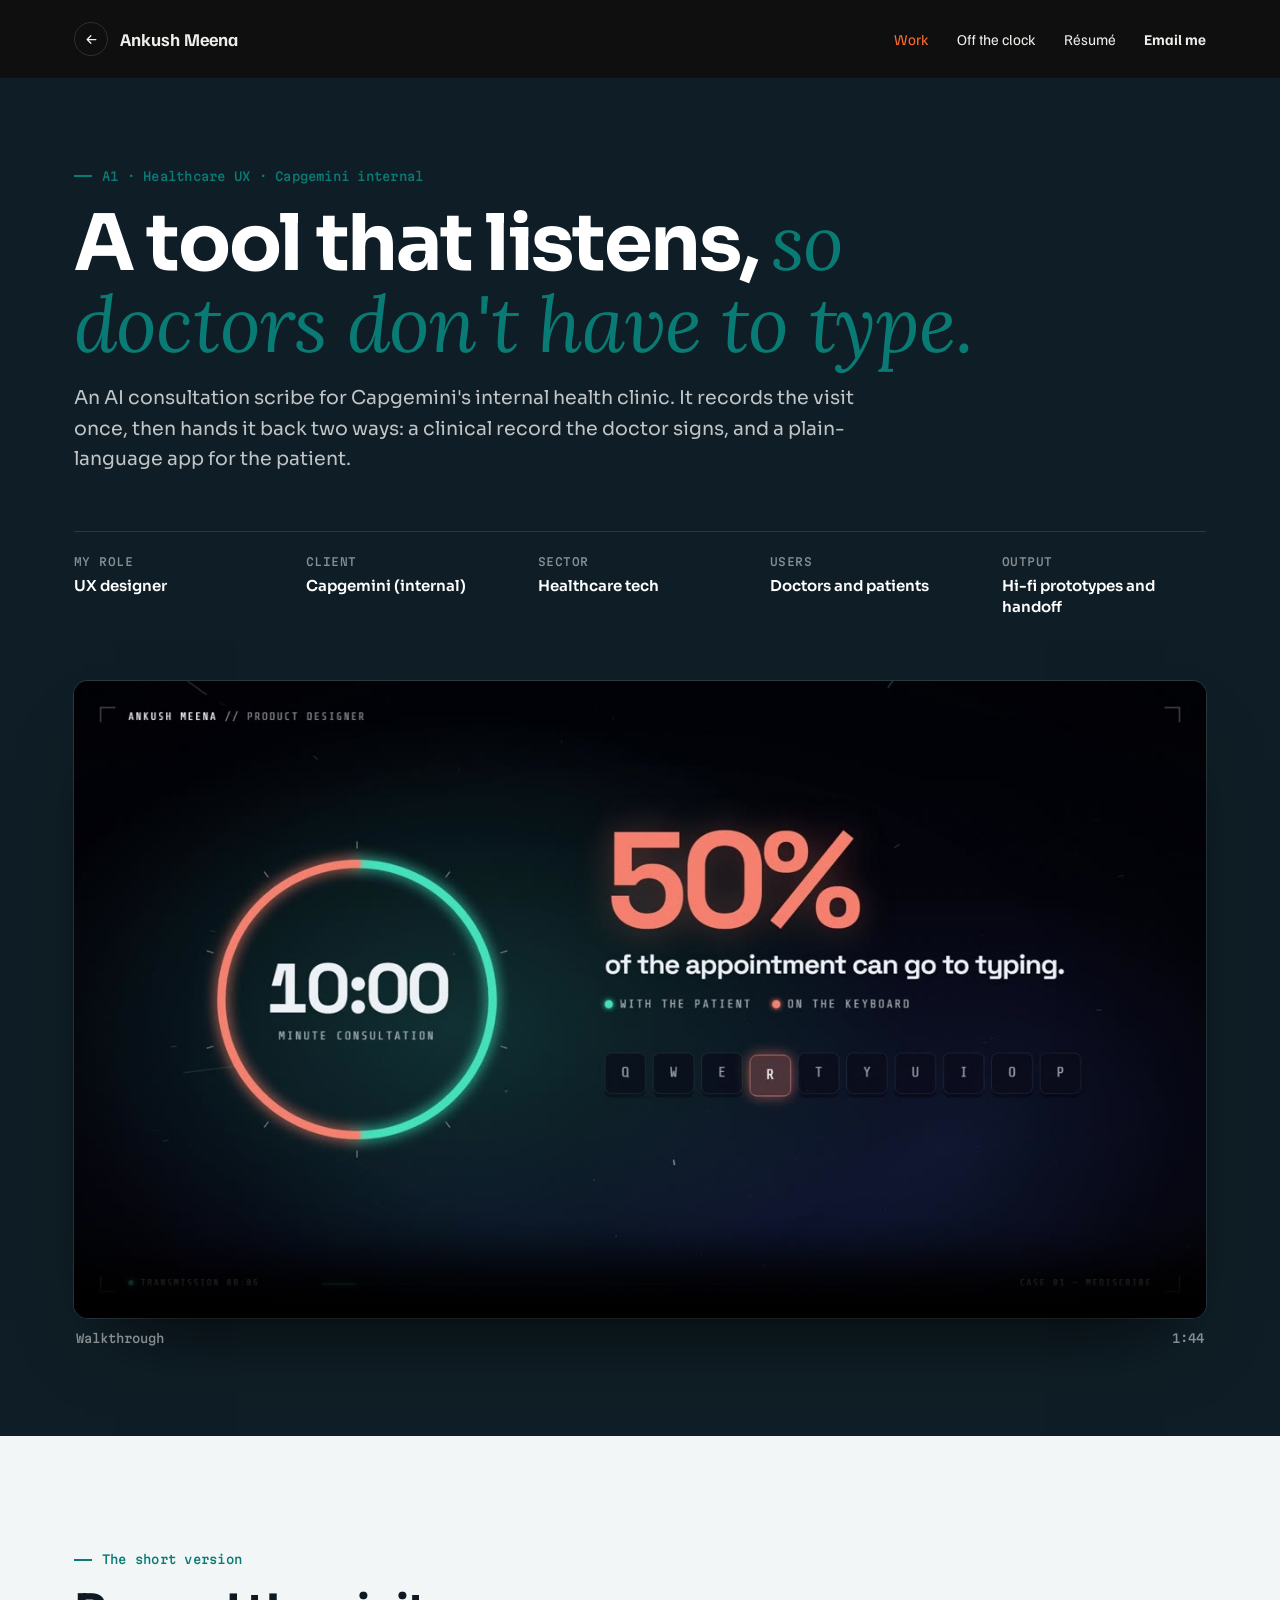
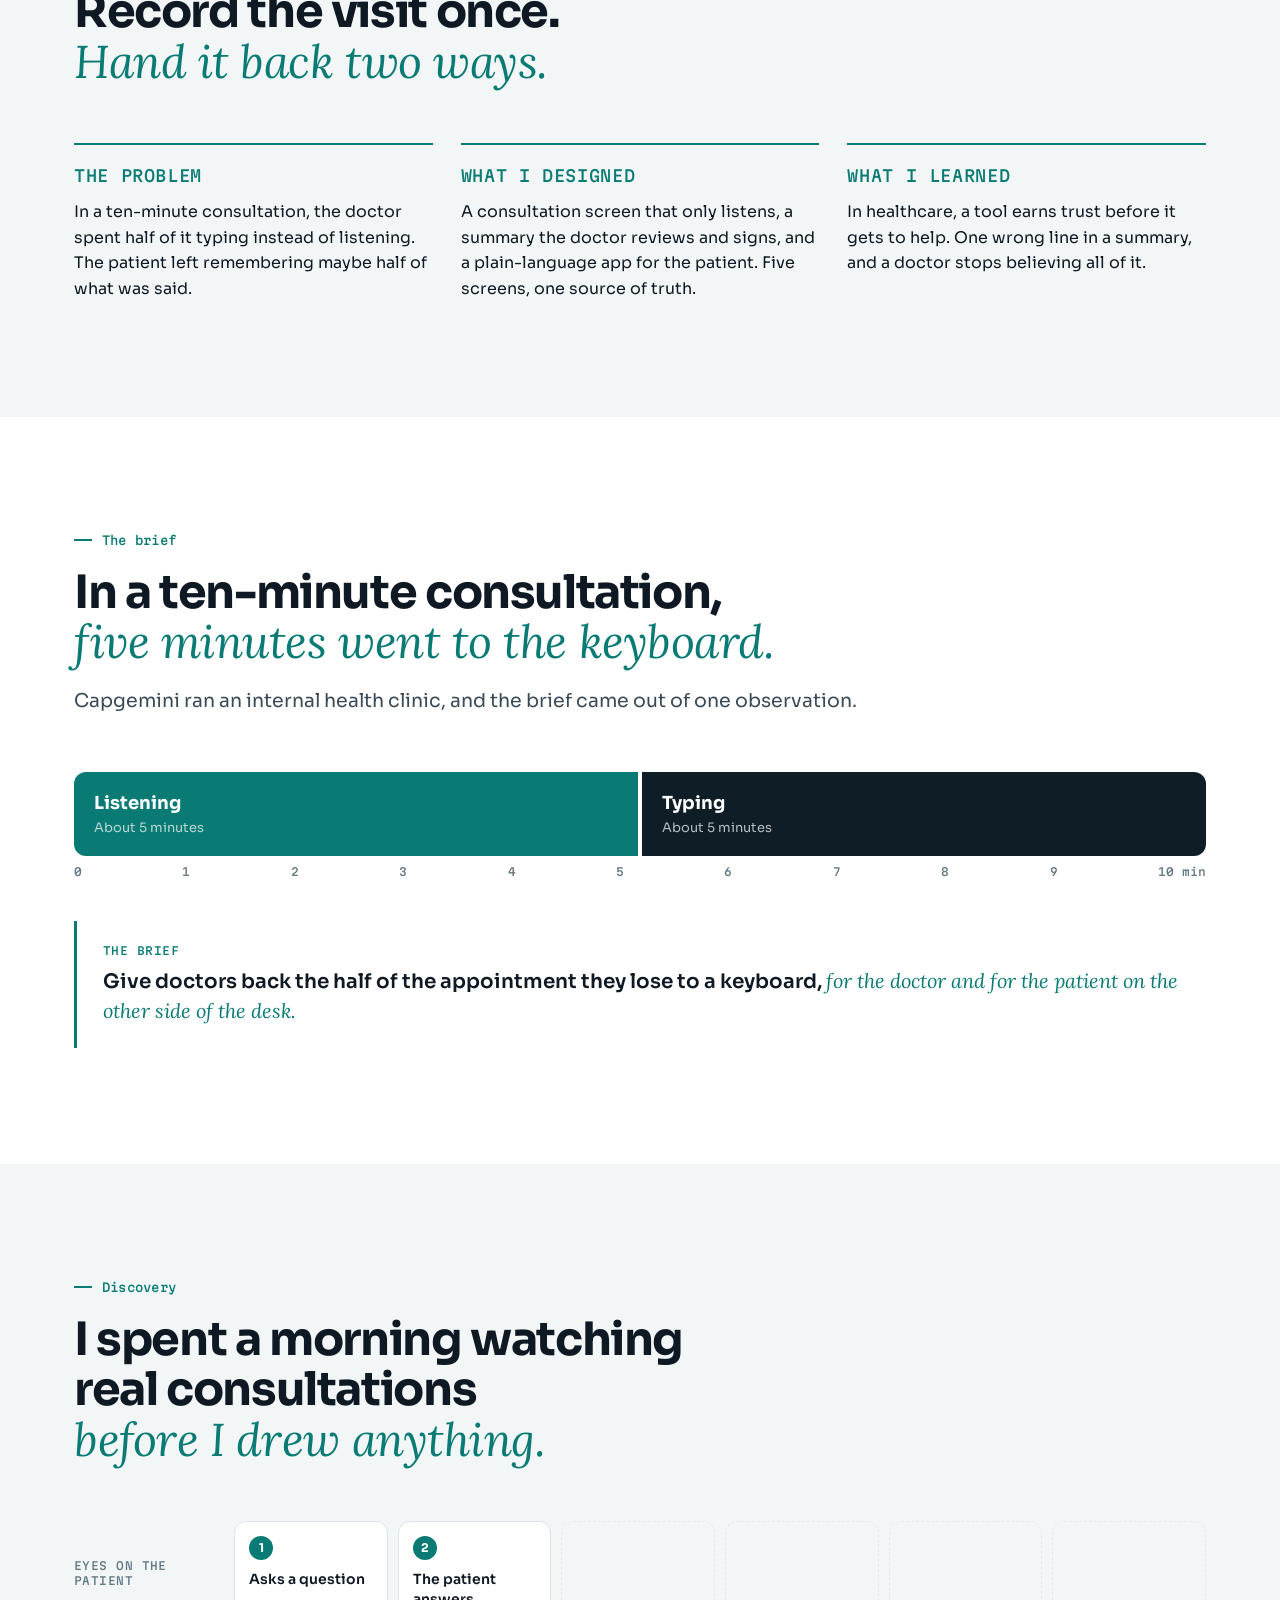
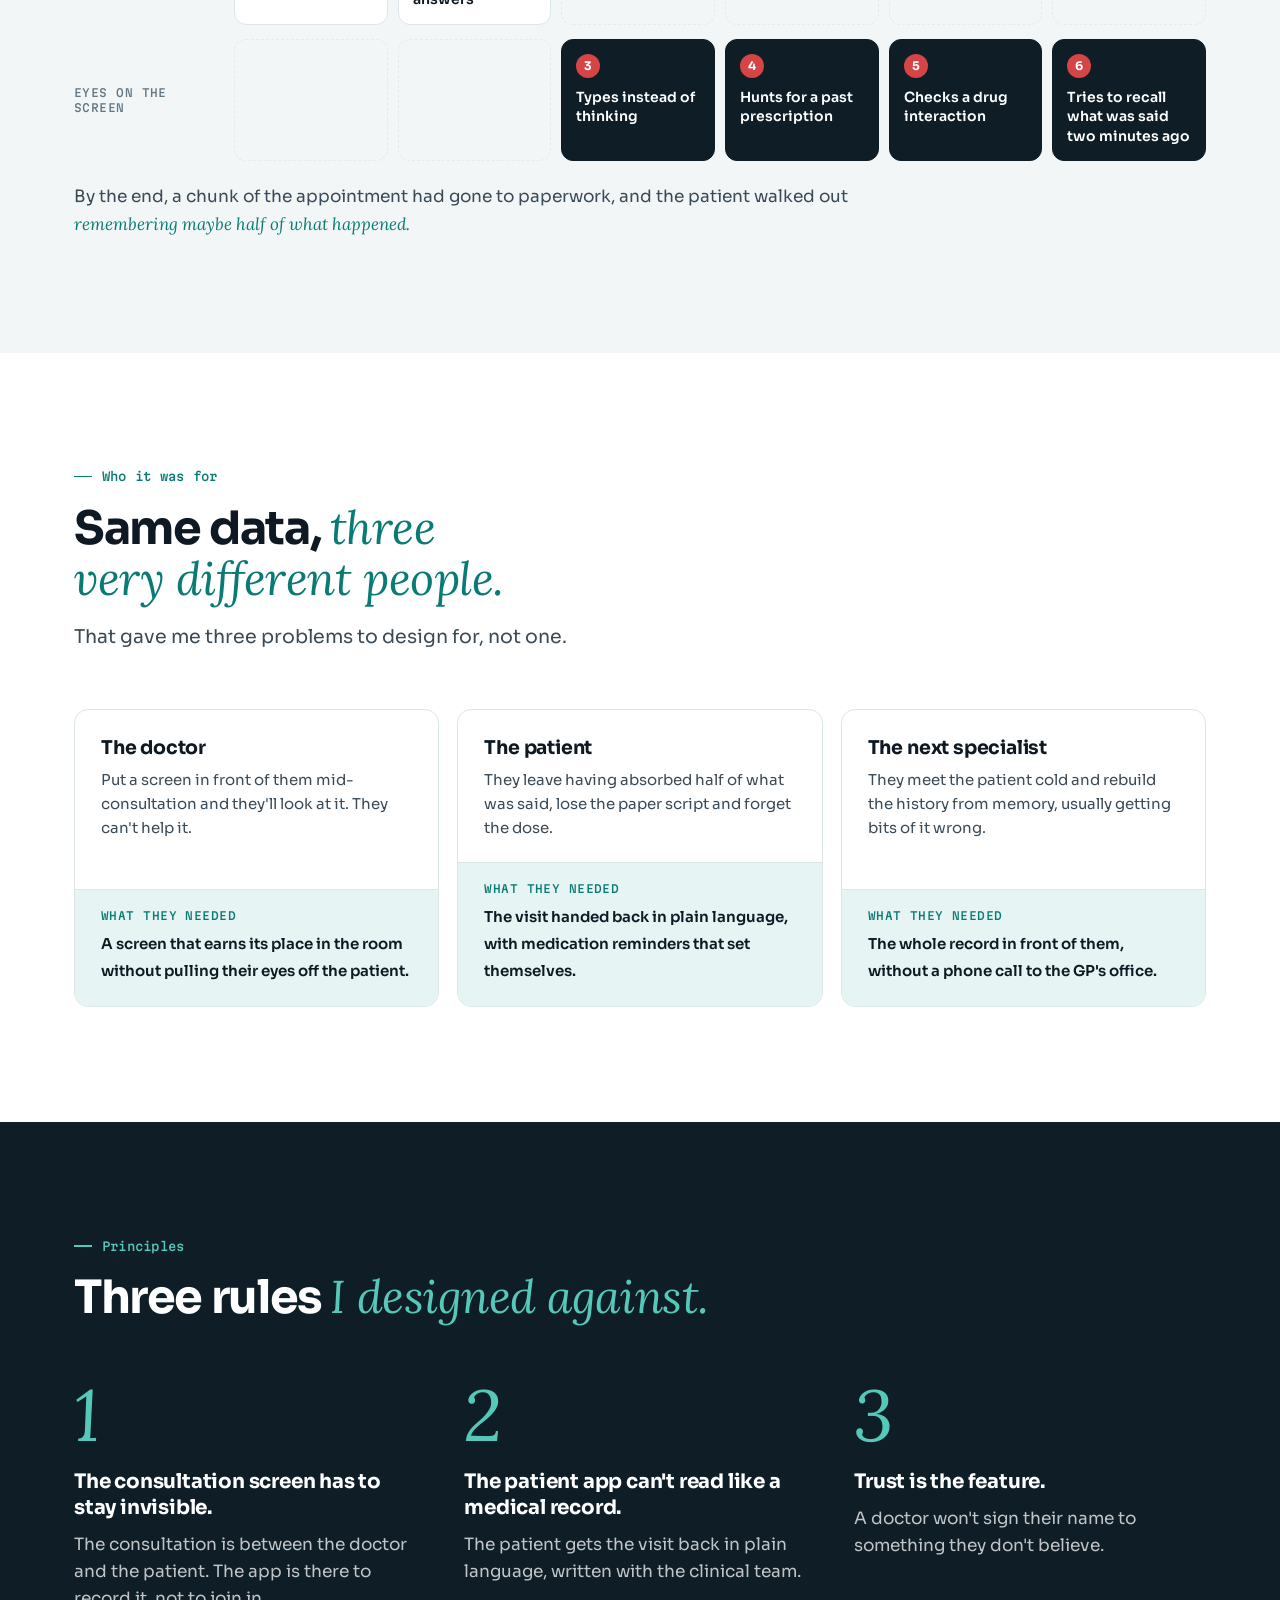
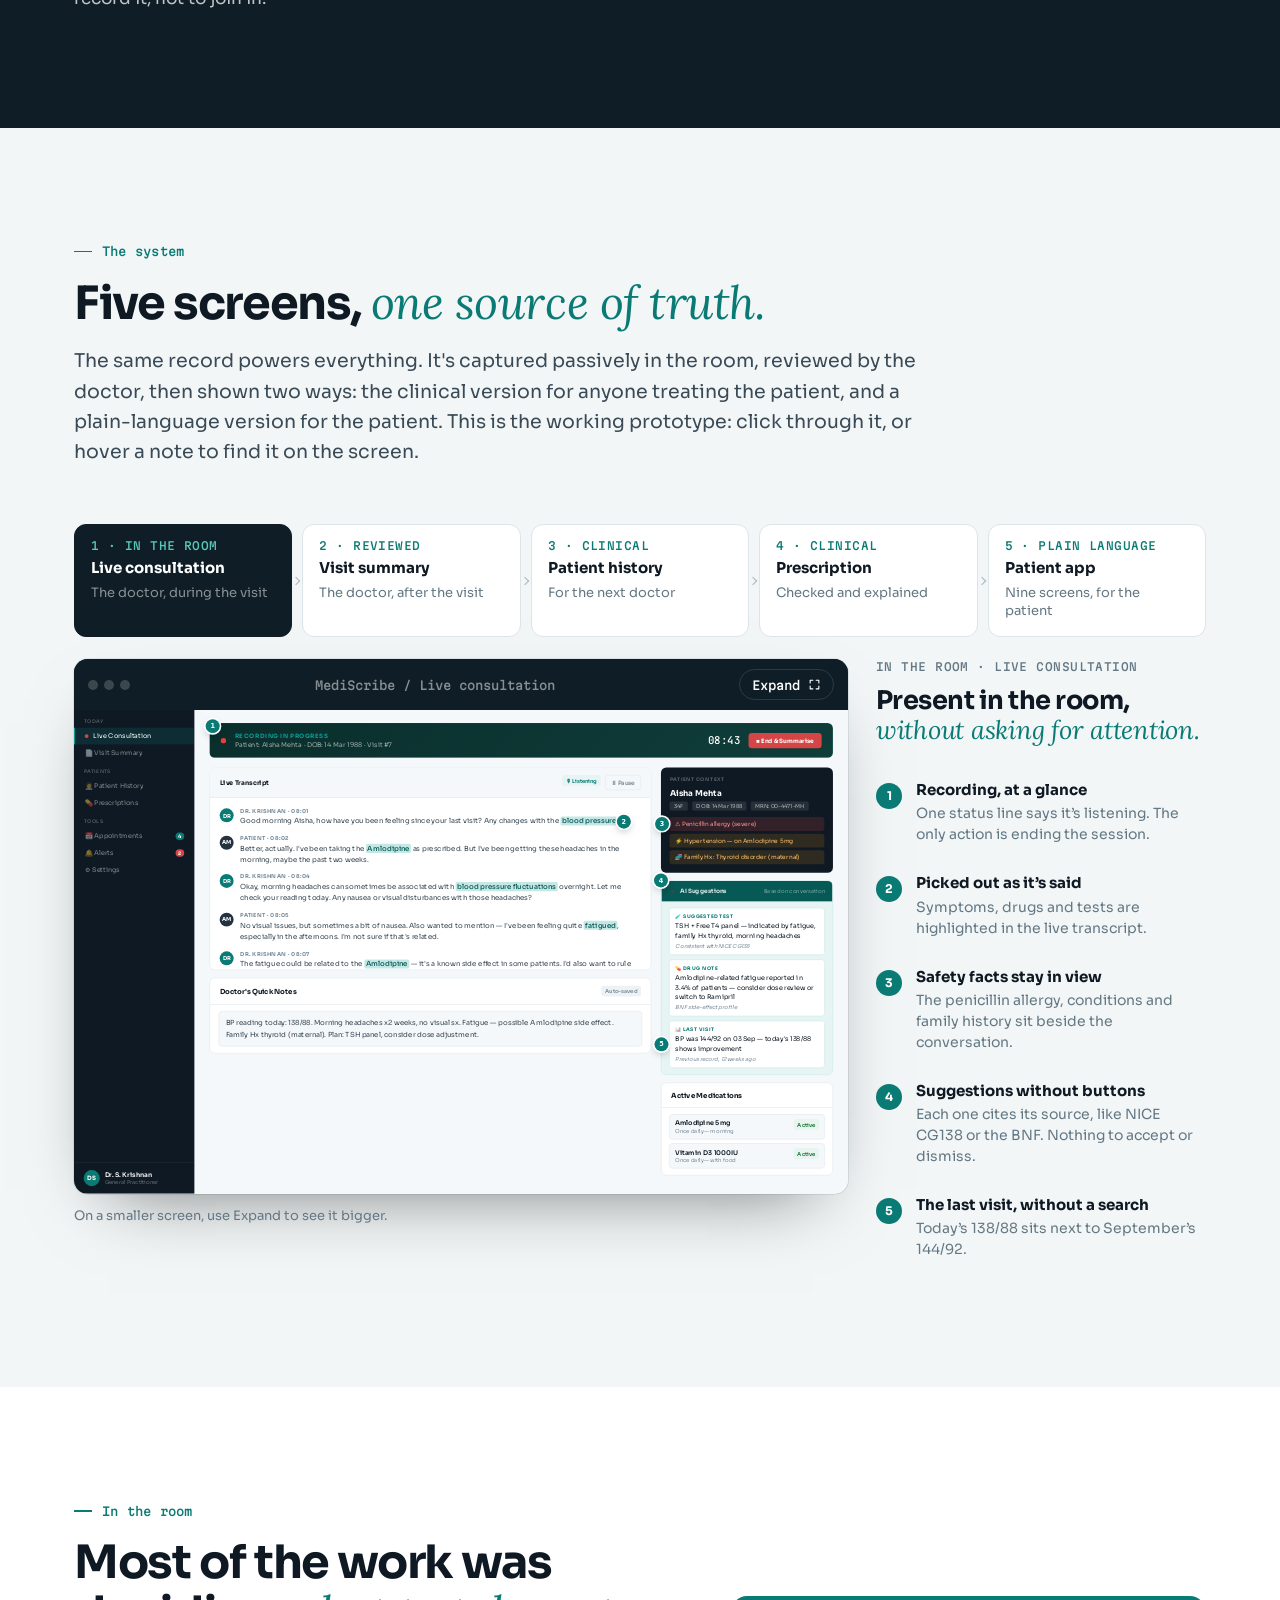
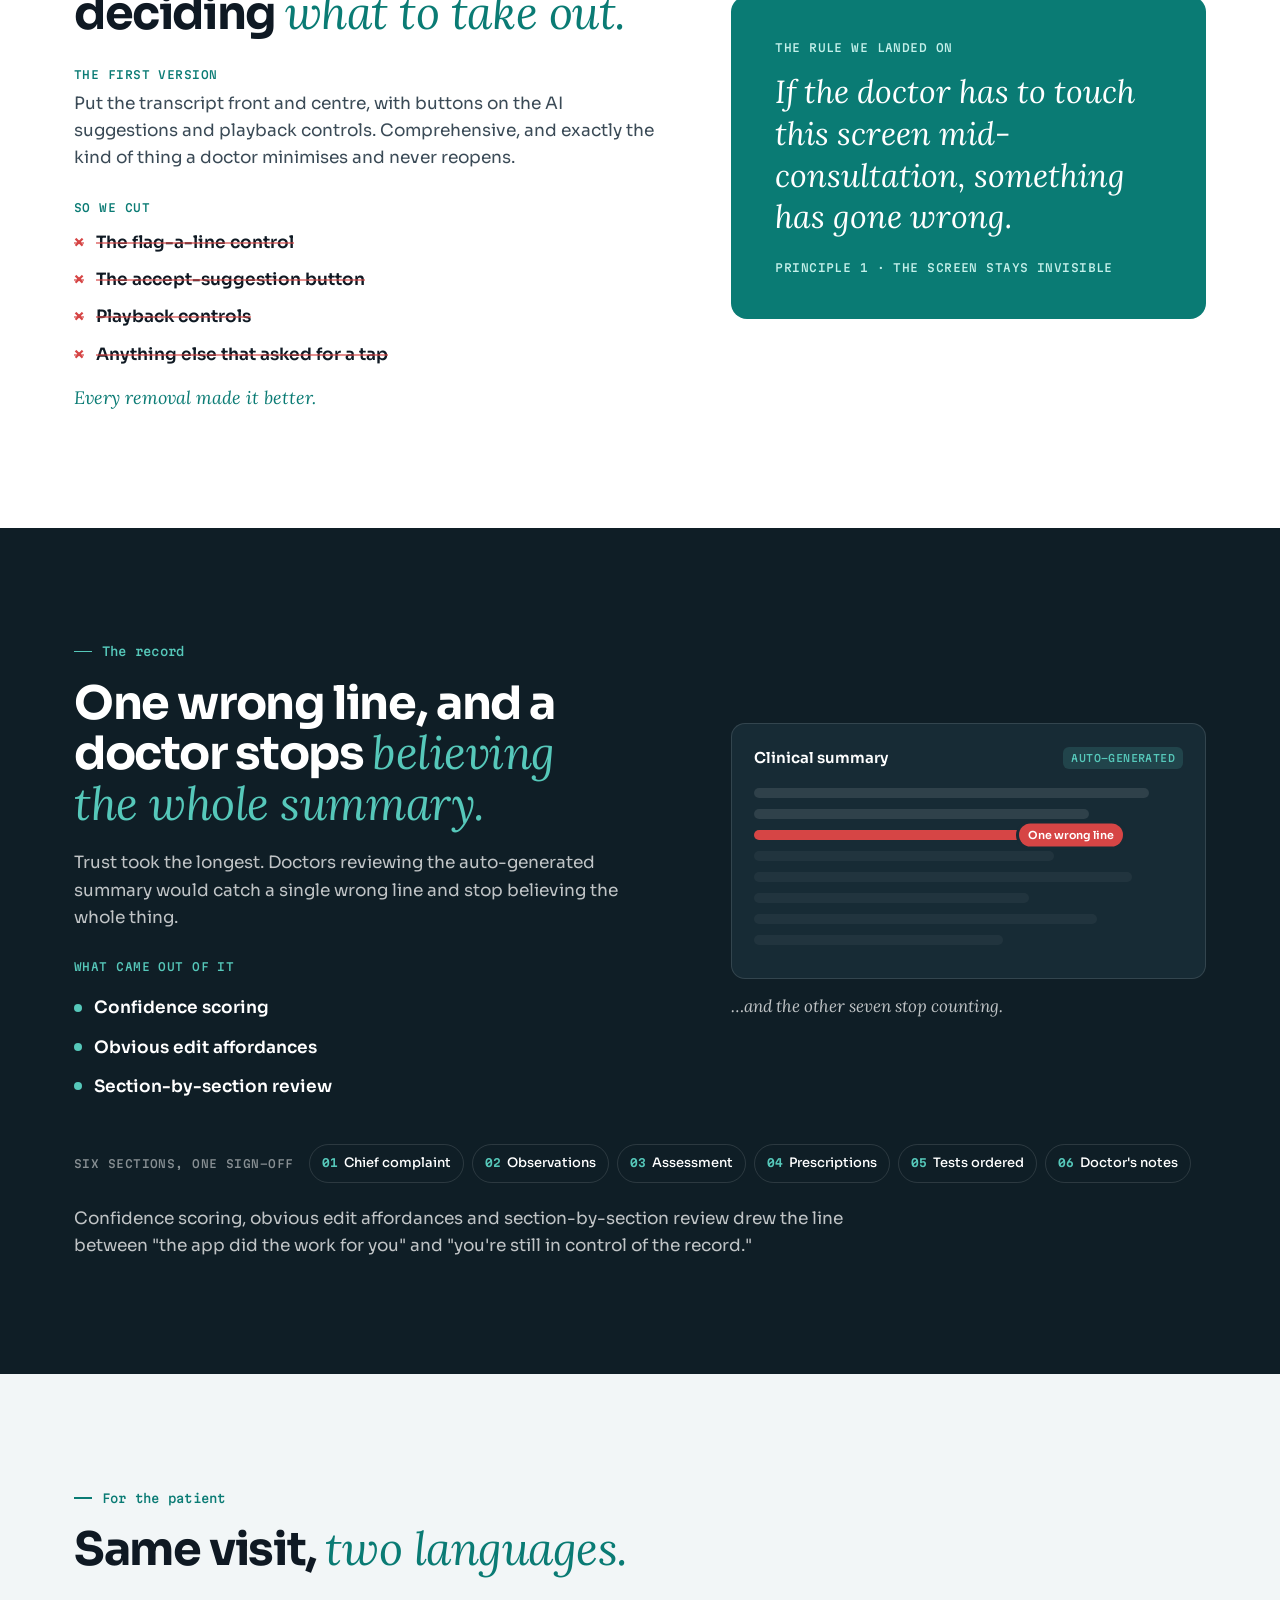
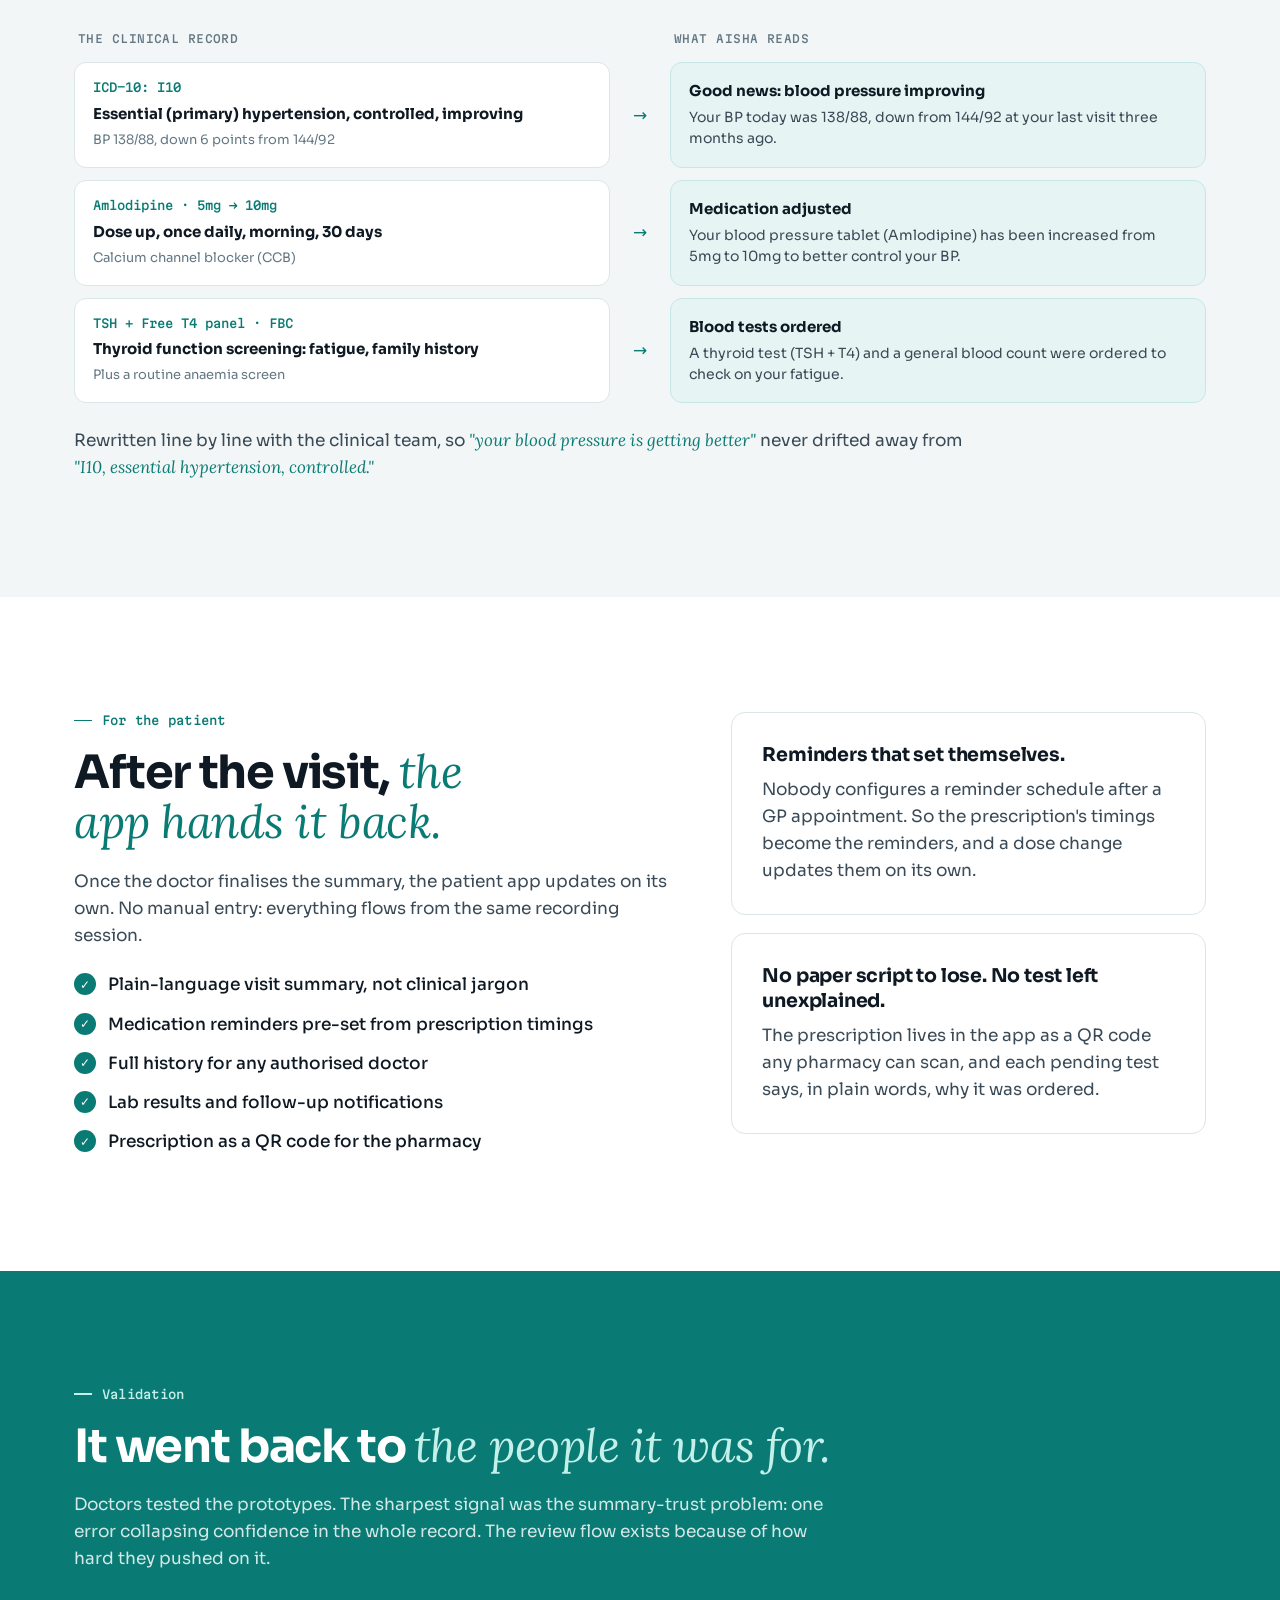
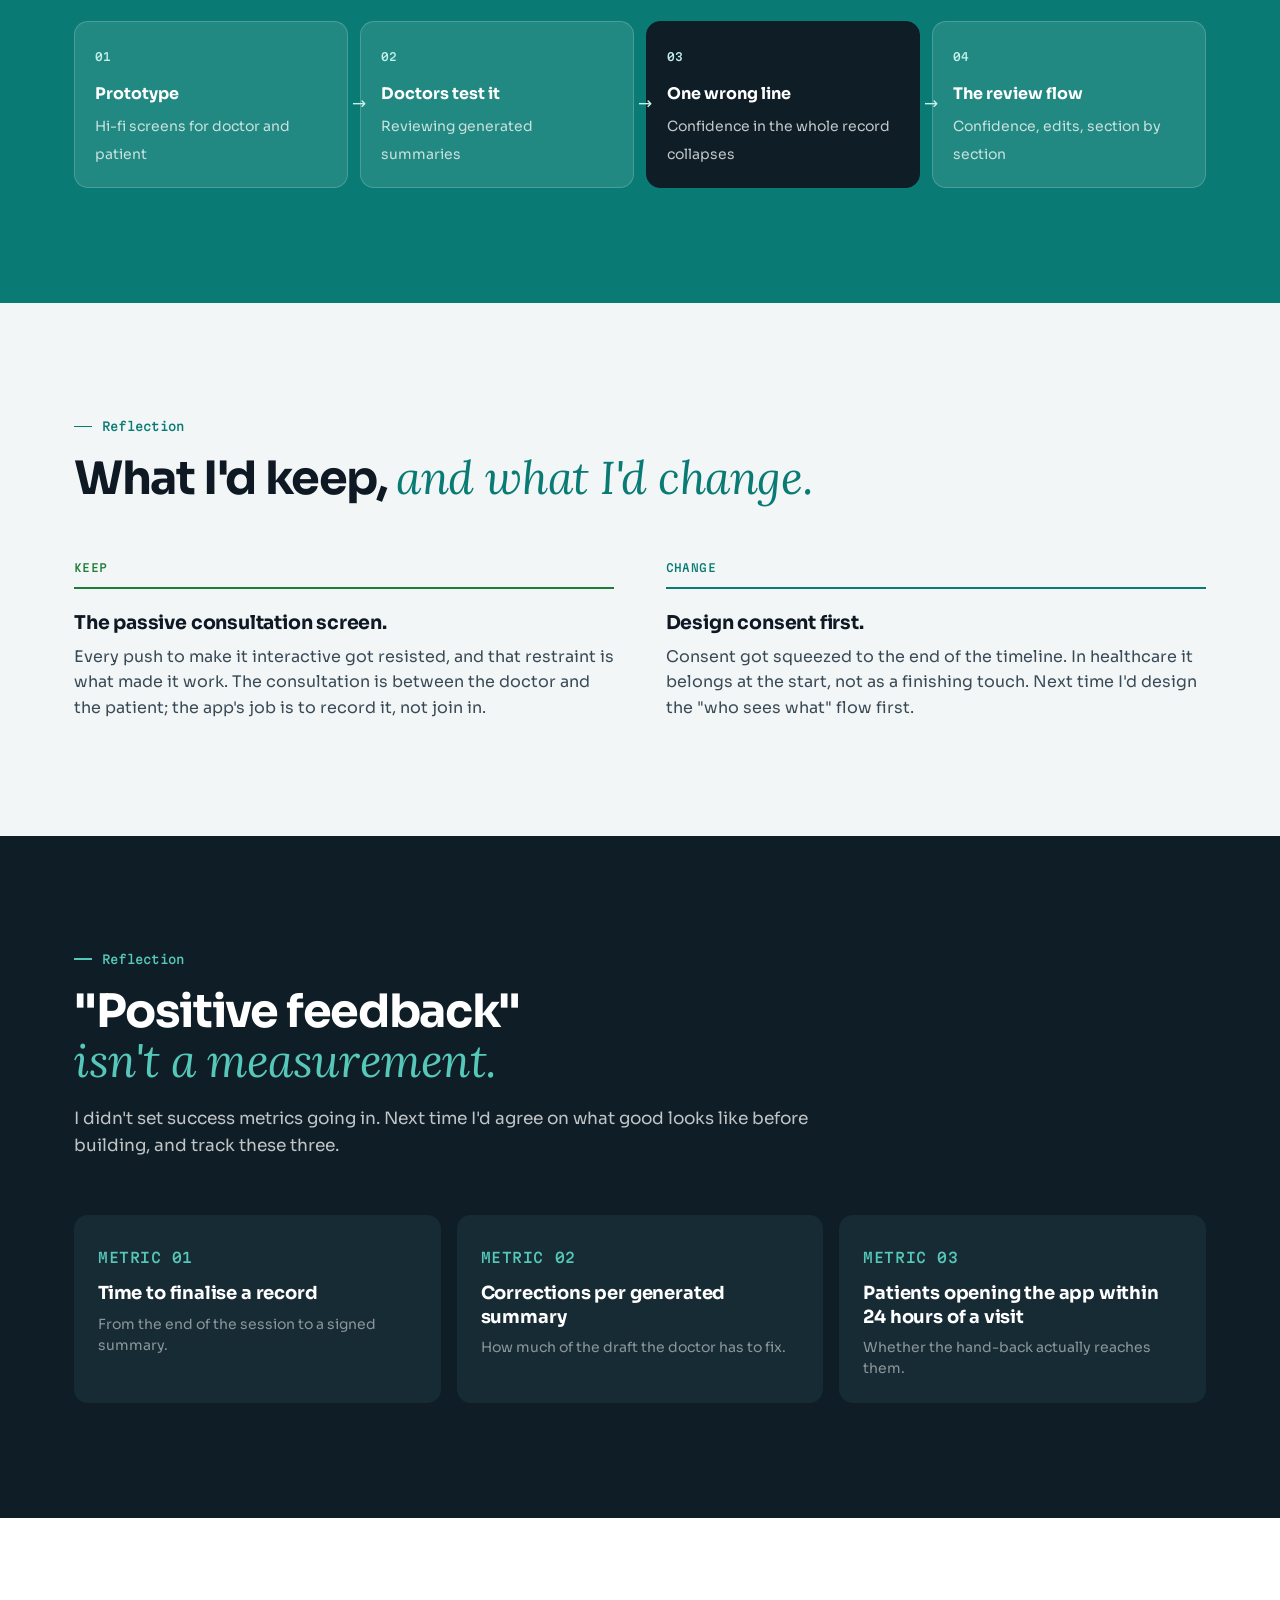
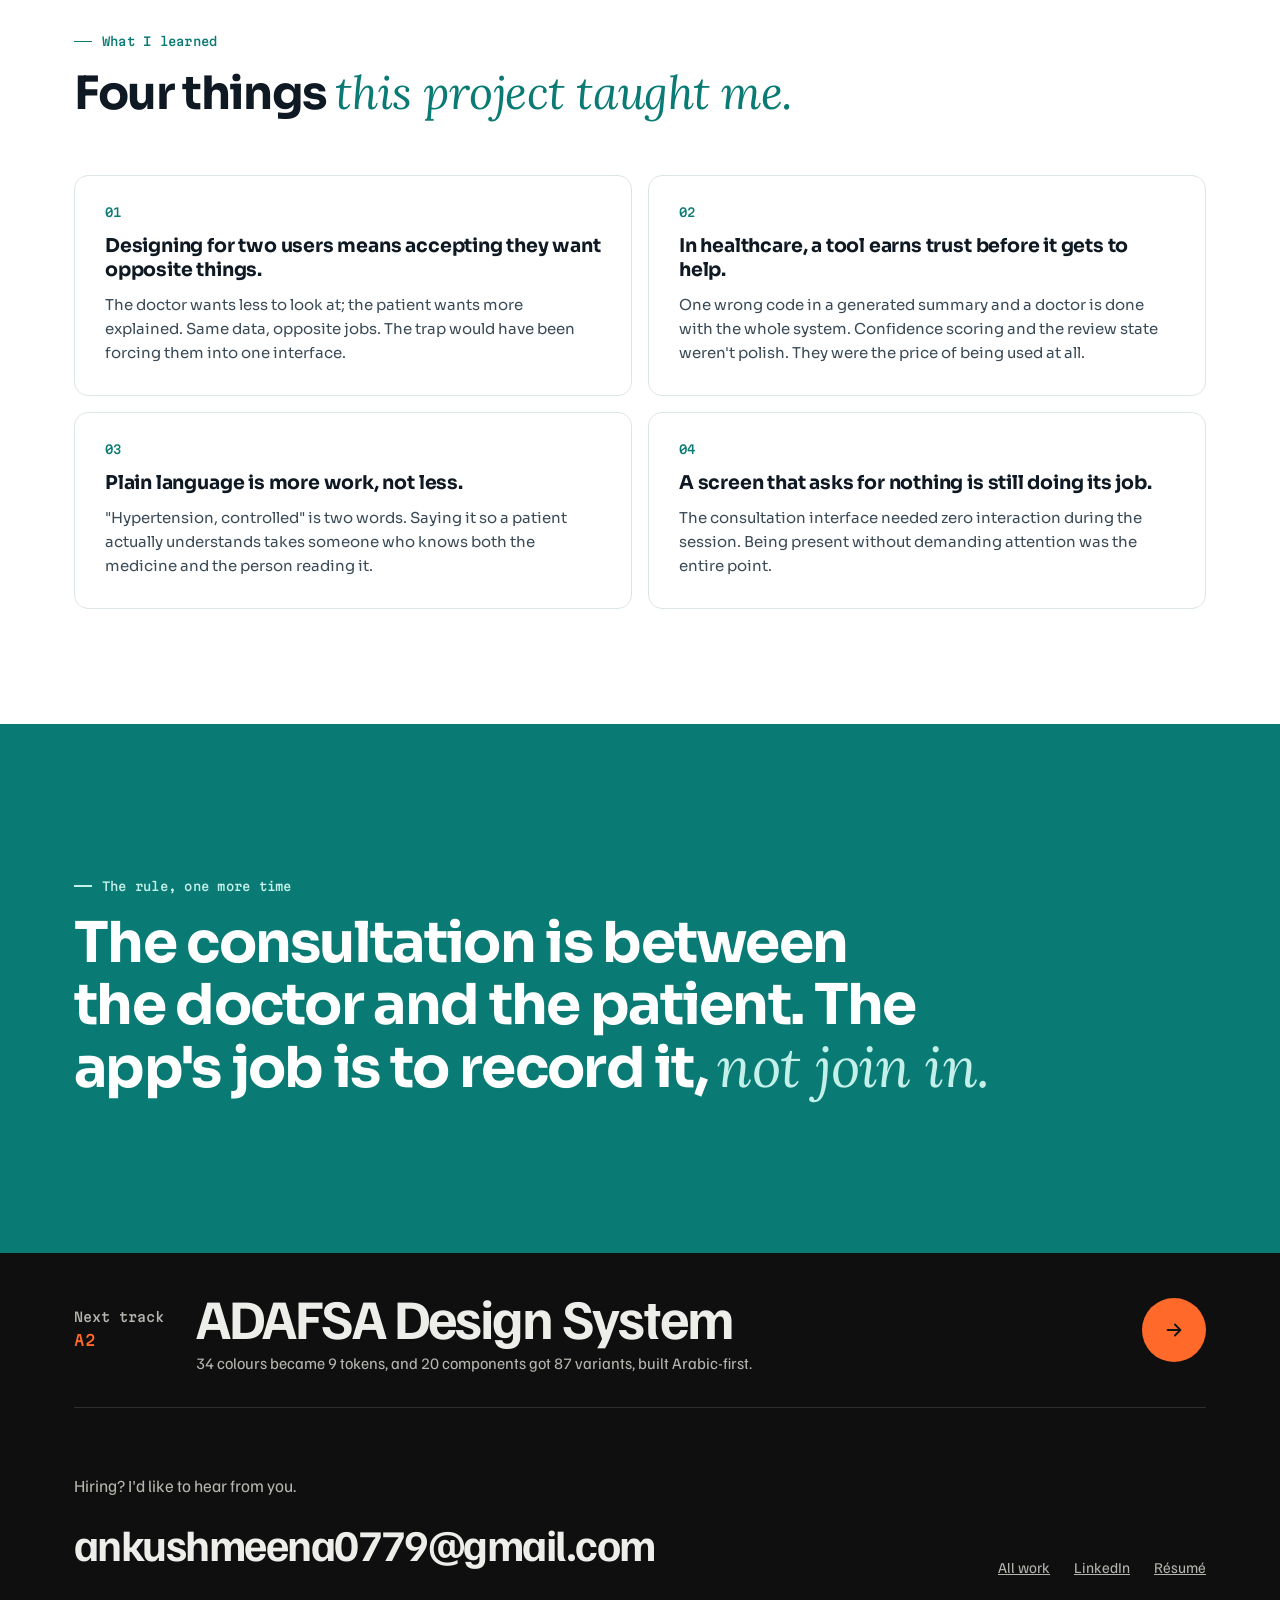
<file: cases/mediscribe.html>
<!doctype html>
<html lang="en">
<head>
<meta charset="utf-8">
<meta name="viewport" content="width=device-width, initial-scale=1">
<title>MediScribe, a case study by Ankush Meena</title>
<meta name="description" content="An AI consultation scribe for Capgemini's internal health clinic: a doctor screen that asks for nothing, a summary the doctor signs, and a plain-language app for the patient.">
<meta property="og:title" content="MediScribe, a case study by Ankush Meena">
<meta property="og:description" content="A tool that listens, so doctors don't have to type.">
<meta property="og:image" content="../thumbnails/mediscribe-cover.jpg">
<link rel="icon" href="../favicon.svg" type="image/svg+xml">
<link rel="preconnect" href="https://fonts.googleapis.com">
<link rel="preconnect" href="https://fonts.gstatic.com" crossorigin>
<link href="https://fonts.googleapis.com/css2?family=Familjen+Grotesk:wght@400;500;600;700&family=Martian+Mono:wght@400;500&family=Sora:wght@400;500;600;700&family=Lora:ital,wght@1,400;1,500&display=swap" rel="stylesheet">
<link rel="stylesheet" href="cs.css">
<style>
:root{
  --c-sans:'Sora',system-ui,-apple-system,'Segoe UI',sans-serif;
  --c-em-font:'Lora',Georgia,serif;
  --c-bg:#F2F6F7; --c-line:#DCE5E8; --c-muted:#647884; --c-ink:#0F1923; --c-body:#3A4A56;
  --c-dark:#0F1E26; --c-dark-2:#172B35;
  --c-acc:#0A7B74; --c-acc-d:#56C8BA; --c-acc-tint:#E6F4F3;
}
.h1,.h2{letter-spacing:-.03em}
.teal{background:#0A7B74;color:rgba(255,255,255,.82)}
.teal .h2{color:#fff}
.teal .h2 em,.teal .eyebrow{color:#C4F0EA}
.teal p{color:rgba(255,255,255,.82)}

/* a ten-minute consultation */
.tenmin{margin-top:clamp(36px,5vw,56px)}
.tenmin .bar{display:grid;grid-template-columns:1fr 1fr;gap:4px;height:84px;border-radius:12px;overflow:hidden}
.tenmin .bar div{padding:16px 20px;display:flex;flex-direction:column;justify-content:center}
.tenmin .bar b{font-size:18px;color:#fff}
.tenmin .bar span{font-size:13px;color:rgba(255,255,255,.7)}
.tenmin .listen{background:var(--c-acc)}
.tenmin .type{background:var(--c-dark)}
.tenmin .axis{display:flex;justify-content:space-between;margin-top:10px;font:500 11px/1 var(--s-mono);color:var(--c-muted)}
.brief{margin-top:clamp(32px,4vw,44px);padding:22px 26px;border-left:3px solid var(--c-acc);background:var(--c-card);border-radius:0 12px 12px 0}
.brief .label{color:var(--c-acc);display:block;margin-bottom:8px}
.brief p{font-size:clamp(17px,1.6vw,20px);font-weight:600;color:var(--c-ink);line-height:1.45}
.brief p em{font-family:var(--c-em-font);font-style:italic;font-weight:400;color:var(--c-acc)}

/* the pattern, every visit */
.lanes{margin-top:clamp(36px,5vw,56px);display:grid;grid-template-columns:150px repeat(6,minmax(0,1fr));row-gap:14px;column-gap:10px;align-items:stretch}
.lanes .lane{font:500 11px/1.4 var(--s-mono);text-transform:uppercase;letter-spacing:.04em;color:var(--c-muted);align-self:center}
.lanes .st{background:var(--c-card);border:1px solid var(--c-line);border-radius:12px;padding:14px;font-size:14px;line-height:1.4;color:var(--c-ink);font-weight:600}
.lanes .st i{display:flex;width:24px;height:24px;border-radius:50%;align-items:center;justify-content:center;font:700 12px/1 var(--c-sans);font-style:normal;margin-bottom:10px;background:var(--c-acc);color:#fff}
.lanes .st.scr{background:var(--c-dark);border-color:var(--c-dark);color:#fff}
.lanes .st.scr i{background:#D64545}
.lanes .gap{border:1px dashed var(--c-line);border-radius:12px;opacity:.6}
.lanes-cap{margin-top:22px;max-width:62ch}
.lanes-cap em{font-family:var(--c-em-font);font-style:italic;color:var(--c-acc)}

/* rules */
.rules{display:grid;grid-template-columns:repeat(3,minmax(0,1fr));gap:clamp(20px,3vw,40px)}
.rules .n{font-family:var(--c-em-font);font-style:italic;font-size:72px;line-height:1;color:var(--c-acc-d)}
.rules .h3{color:#fff;margin:18px 0 10px;font-size:20px}

/* what we cut */
.cut{list-style:none;margin:14px 0 0;padding:0;display:flex;flex-direction:column;gap:10px}
.cut li{display:flex;gap:12px;align-items:baseline;color:var(--c-ink);font-weight:600;text-decoration:line-through;text-decoration-color:rgba(214,69,69,.6);text-decoration-thickness:1.5px}
.cut li::before{content:"×";color:#D64545;font-weight:700;text-decoration:none;display:inline-block}
.rulebox{background:var(--c-acc);color:#fff;border-radius:16px;padding:clamp(28px,4vw,44px)}
.rulebox .label{color:#C4F0EA;display:block;margin-bottom:16px}
.rulebox p{font-family:var(--c-em-font);font-style:italic;font-size:clamp(24px,2.6vw,32px);line-height:1.3;color:#fff}
.rulebox small{display:block;margin-top:22px;font:500 11px/1.4 var(--s-mono);letter-spacing:.04em;text-transform:uppercase;color:#C4F0EA}

/* one wrong line */
.came{list-style:none;margin:20px 0 0;padding:0;display:flex;flex-direction:column;gap:12px}
.came li{display:flex;align-items:center;gap:12px;font-weight:600;color:#fff}
.came li::before{content:"";width:8px;height:8px;border-radius:50%;background:var(--c-acc-d)}
.draft{background:var(--c-dark-2);border:1px solid var(--c-dark-line);border-radius:14px;padding:22px}
.draft-h{display:flex;justify-content:space-between;align-items:center;margin-bottom:18px;font-weight:600;color:#fff;font-size:15px}
.draft-h span{font:500 10px/1 var(--s-mono);padding:6px 8px;border-radius:6px;background:rgba(86,200,186,.16);color:var(--c-acc-d);text-transform:uppercase;letter-spacing:.04em}
.draft .ln{height:10px;border-radius:5px;background:rgba(255,255,255,.1);margin:11px 0}
.draft .ln.bad{background:#D64545;position:relative}
.draft .ln.bad::after{content:"One wrong line";position:absolute;right:0;top:50%;transform:translate(0,-50%);font:600 11px/1 var(--c-sans);color:#fff;background:#D64545;padding:6px 9px;border-radius:999px;box-shadow:0 0 0 3px var(--c-dark-2)}
.draft .ln.dim{opacity:.45}
.draft-cap{margin-top:14px;font-family:var(--c-em-font);font-style:italic;color:var(--c-dark-muted)}
.six{display:flex;flex-wrap:wrap;gap:8px;margin-top:clamp(32px,4vw,44px);align-items:center}
.six .label{margin-right:8px}
.six span.s{padding:8px 12px;border-radius:999px;border:1px solid var(--c-dark-line);color:#fff;font-size:13px;font-weight:500}
.six span.s b{color:var(--c-acc-d);font-weight:600;margin-right:6px;font-family:var(--s-mono);font-size:11px}

/* two languages */
.lang{display:grid;grid-template-columns:minmax(0,1fr) 40px minmax(0,1fr);gap:12px 10px;align-items:stretch}
.lang .hd{font:500 11px/1.4 var(--s-mono);text-transform:uppercase;letter-spacing:.04em;color:var(--c-muted);padding:0 4px 4px}
.lang .clin{background:var(--c-card);border:1px solid var(--c-line);border-radius:12px;padding:16px 18px}
.lang .clin code{display:block;font:500 12px/1.4 var(--s-mono);color:var(--c-acc);margin-bottom:6px}
.lang .clin b{display:block;color:var(--c-ink);font-size:15px}
.lang .clin span{display:block;font-size:13px;color:var(--c-muted);margin-top:4px}
.lang .ar{display:flex;align-items:center;justify-content:center;color:var(--c-acc)}
.lang .plain{background:var(--c-acc-tint);border:1px solid #C5E8E6;border-radius:12px;padding:16px 18px}
.lang .plain b{display:block;color:var(--c-ink);font-size:15px}
.lang .plain span{display:block;font-size:14px;color:var(--c-body);margin-top:4px;line-height:1.5}
.lang-cap{margin-top:24px;max-width:70ch}
.lang-cap em{font-family:var(--c-em-font);font-style:italic;color:var(--c-acc)}

/* patient app list */
.ticks{list-style:none;margin:22px 0 0;padding:0;display:flex;flex-direction:column;gap:12px}
.ticks li{display:flex;gap:12px;align-items:flex-start;color:var(--c-ink);font-weight:500}
.ticks li::before{content:"✓";flex:none;width:22px;height:22px;border-radius:50%;background:var(--c-acc);color:#fff;font-size:12px;font-weight:700;display:flex;align-items:center;justify-content:center;margin-top:2px}

/* validation loop */
.loop{display:grid;grid-template-columns:repeat(4,minmax(0,1fr));gap:12px;margin-top:clamp(32px,4vw,48px);counter-reset:lp}
.loop div{position:relative;background:rgba(255,255,255,.1);border:1px solid rgba(255,255,255,.18);border-radius:14px;padding:20px}
.loop div.hot{background:#0F1E26;border-color:#0F1E26}
.loop i{font:500 11px/1 var(--s-mono);font-style:normal;color:#C4F0EA}
.loop b{display:block;color:#fff;margin:12px 0 6px;font-size:16px}
.loop span{font-size:14px;color:rgba(255,255,255,.75)}
.loop div:not(:last-child)::after{content:"→";position:absolute;right:-12px;top:50%;transform:translate(50%,-50%);color:#C4F0EA;z-index:1}

@media (max-width:900px){
  .lanes{grid-template-columns:minmax(0,1fr)}
  .lanes .gap{display:none}
  .lanes .lane{margin-top:10px}
  .rules,.loop{grid-template-columns:minmax(0,1fr)}
  .loop div:not(:last-child)::after{content:"↓";right:50%;top:auto;bottom:-14px;transform:translate(50%,50%)}
  .lang{grid-template-columns:minmax(0,1fr)}
  .lang .ar{transform:rotate(90deg);height:28px}
  .lang .hd.h2c,.lang .hd.mid{display:none}
}
</style>
</head>
<body>
<a class="skip" href="#main">Skip to the case study</a>

<div class="site">
  <div class="wrap">
    <nav class="nav" aria-label="Main">
      <a class="brand" href="../index.html"><span class="back" aria-hidden="true"><svg viewBox="0 0 24 24"><path d="M19 12H5M11 6l-6 6 6 6" fill="none" stroke="currentColor" stroke-width="2" stroke-linecap="round" stroke-linejoin="round"/></svg></span>Ankush Meena</a>
      <ul>
        <li><a href="../index.html#work" aria-current="page">Work</a></li>
        <li><a href="../index.html#off">Off the clock</a></li>
        <li><a href="resume.html">Résumé</a></li>
        <li><a class="strong" href="mailto:ankushmeena0779@gmail.com">Email me</a></li>
      </ul>
    </nav>
  </div>
</div>

<main id="main">

<header class="hero">
  <div class="wrap">
    <p class="eyebrow">A1 · Healthcare UX · Capgemini internal</p>
    <h1 class="h1">A tool that listens, <em>so doctors don't have to type.</em></h1>
    <p class="lede">An AI consultation scribe for Capgemini's internal health clinic. It records the visit once, then hands it back two ways: a clinical record the doctor signs, and a plain-language app for the patient.</p>
    <dl class="facts">
      <div><dt>My role</dt><dd>UX designer</dd></div>
      <div><dt>Client</dt><dd>Capgemini (internal)</dd></div>
      <div><dt>Sector</dt><dd>Healthcare tech</dd></div>
      <div><dt>Users</dt><dd>Doctors and patients</dd></div>
      <div><dt>Output</dt><dd>Hi-fi prototypes and handoff</dd></div>
    </dl>
    <section class="cv" aria-label="MediScribe walkthrough video">
      <video controls playsinline preload="metadata" poster="../thumbnails/mediscribe-cover.jpg"><source src="../videos/mediscribe.mp4" type="video/mp4"></video>
      <p class="cv-cap"><span>Walkthrough</span><span>1:44</span></p>
    </section>
  </div>
</header>

<section class="sec" aria-labelledby="short-h">
  <div class="wrap">
    <div class="sec-head rv">
      <p class="eyebrow">The short version</p>
      <h2 class="h2" id="short-h">Record the visit once. <em>Hand it back two ways.</em></h2>
    </div>
    <div class="tri rv">
      <div><p class="label">The problem</p><p>In a ten-minute consultation, the doctor spent half of it typing instead of listening. The patient left remembering maybe half of what was said.</p></div>
      <div><p class="label">What I designed</p><p>A consultation screen that only listens, a summary the doctor reviews and signs, and a plain-language app for the patient. Five screens, one source of truth.</p></div>
      <div><p class="label">What I learned</p><p>In healthcare, a tool earns trust before it gets to help. One wrong line in a summary, and a doctor stops believing all of it.</p></div>
    </div>
  </div>
</section>

<section class="sec alt" aria-labelledby="brief-h">
  <div class="wrap">
    <div class="rv">
      <p class="eyebrow">The brief</p>
      <h2 class="h2" id="brief-h">In a ten-minute consultation, <em>five minutes went to the keyboard.</em></h2>
      <p class="lede">Capgemini ran an internal health clinic, and the brief came out of one observation.</p>
    </div>
    <figure class="tenmin rv" style="margin-left:0;margin-right:0" aria-label="A ten-minute consultation: about five minutes listening, about five minutes typing">
      <div class="bar"><div class="listen"><b>Listening</b><span>About 5 minutes</span></div><div class="type"><b>Typing</b><span>About 5 minutes</span></div></div>
      <div class="axis" aria-hidden="true"><span>0</span><span>1</span><span>2</span><span>3</span><span>4</span><span>5</span><span>6</span><span>7</span><span>8</span><span>9</span><span>10 min</span></div>
    </figure>
    <div class="brief rv">
      <span class="label">The brief</span>
      <p>Give doctors back the half of the appointment they lose to a keyboard, <em>for the doctor and for the patient on the other side of the desk.</em></p>
    </div>
  </div>
</section>

<section class="sec" aria-labelledby="disc-h">
  <div class="wrap">
    <div class="rv">
      <p class="eyebrow">Discovery</p>
      <h2 class="h2" id="disc-h">I spent a morning watching real consultations <em>before I drew anything.</em></h2>
    </div>
    <div class="lanes rv" aria-label="The pattern, every visit">
      <span class="lane">Eyes on the patient</span>
      <div class="st"><i>1</i>Asks a question</div>
      <div class="st"><i>2</i>The patient answers</div>
      <div class="gap"></div><div class="gap"></div><div class="gap"></div><div class="gap"></div>
      <span class="lane">Eyes on the screen</span>
      <div class="gap"></div><div class="gap"></div>
      <div class="st scr"><i>3</i>Types instead of thinking</div>
      <div class="st scr"><i>4</i>Hunts for a past prescription</div>
      <div class="st scr"><i>5</i>Checks a drug interaction</div>
      <div class="st scr"><i>6</i>Tries to recall what was said two minutes ago</div>
    </div>
    <p class="lanes-cap rv">By the end, a chunk of the appointment had gone to paperwork, and the patient walked out <em>remembering maybe half of what happened.</em></p>
  </div>
</section>

<section class="sec alt" aria-labelledby="who-h">
  <div class="wrap">
    <div class="sec-head rv">
      <p class="eyebrow">Who it was for</p>
      <h2 class="h2" id="who-h">Same data, <em>three very different people.</em></h2>
      <p class="lede">That gave me three problems to design for, not one.</p>
    </div>
    <div class="cards3 rv">
      <article class="pcard">
        <div class="pc-top"><h3 class="h3" style="margin-top:0">The doctor</h3><p>Put a screen in front of them mid-consultation and they'll look at it. They can't help it.</p></div>
        <div class="pc-fix"><span class="label">What they needed</span><b>A screen that earns its place in the room without pulling their eyes off the patient.</b></div>
      </article>
      <article class="pcard">
        <div class="pc-top"><h3 class="h3" style="margin-top:0">The patient</h3><p>They leave having absorbed half of what was said, lose the paper script and forget the dose.</p></div>
        <div class="pc-fix"><span class="label">What they needed</span><b>The visit handed back in plain language, with medication reminders that set themselves.</b></div>
      </article>
      <article class="pcard">
        <div class="pc-top"><h3 class="h3" style="margin-top:0">The next specialist</h3><p>They meet the patient cold and rebuild the history from memory, usually getting bits of it wrong.</p></div>
        <div class="pc-fix"><span class="label">What they needed</span><b>The whole record in front of them, without a phone call to the GP's office.</b></div>
      </article>
    </div>
  </div>
</section>

<section class="sec dark" aria-labelledby="rules-h">
  <div class="wrap">
    <div class="sec-head rv">
      <p class="eyebrow">Principles</p>
      <h2 class="h2" id="rules-h">Three rules <em>I designed against.</em></h2>
    </div>
    <div class="rules rv">
      <div><span class="n">1</span><h3 class="h3">The consultation screen has to stay invisible.</h3><p>The consultation is between the doctor and the patient. The app is there to record it, not to join in.</p></div>
      <div><span class="n">2</span><h3 class="h3">The patient app can't read like a medical record.</h3><p>The patient gets the visit back in plain language, written with the clinical team.</p></div>
      <div><span class="n">3</span><h3 class="h3">Trust is the feature.</h3><p>A doctor won't sign their name to something they don't believe.</p></div>
    </div>
  </div>
</section>

<section class="sec" id="proto" aria-labelledby="sys-h">
  <div class="wrap">
    <div class="sec-head rv">
      <p class="eyebrow">The system</p>
      <h2 class="h2" id="sys-h">Five screens, <em>one source of truth.</em></h2>
      <p class="lede">The same record powers everything. It's captured passively in the room, reviewed by the doctor, then shown two ways: the clinical version for anyone treating the patient, and a plain-language version for the patient. This is the working prototype: click through it, or hover a note to find it on the screen.</p>
    </div>
    <ul class="flow rv" role="tablist" aria-label="Prototype screens"></ul>
    <div class="proto rv" id="proto-panel" role="tabpanel">
      <div>
        <div class="frame">
          <div class="frame-bar"><span class="dots" aria-hidden="true"><i></i><i></i><i></i></span><span class="url">MediScribe</span><a href="mediscribe-app.html" target="_blank" rel="noopener">Open full screen ↗</a></div>
          <div class="viewport"><div class="loading">Loading the prototype…</div></div>
        </div>
        <p class="proto-hint">On a smaller screen, use Expand to see it bigger.</p>
      </div>
      <div class="notes" aria-live="polite"></div>
    </div>
  </div>
</section>

<section class="sec alt" aria-labelledby="cut-h">
  <div class="wrap split center">
    <div class="rv">
      <p class="eyebrow">In the room</p>
      <h2 class="h2" id="cut-h">Most of the work was deciding <em>what to take out.</em></h2>
      <div class="sub"><span class="label">The first version</span><p>Put the transcript front and centre, with buttons on the AI suggestions and playback controls. Comprehensive, and exactly the kind of thing a doctor minimises and never reopens.</p></div>
      <div class="sub"><span class="label">So we cut</span>
        <ul class="cut"><li>The flag-a-line control</li><li>The accept-suggestion button</li><li>Playback controls</li><li>Anything else that asked for a tap</li></ul>
        <p style="margin-top:16px;font-family:var(--c-em-font);font-style:italic;color:var(--c-acc);font-size:18px">Every removal made it better.</p>
      </div>
    </div>
    <div class="rulebox rv">
      <span class="label">The rule we landed on</span>
      <p>If the doctor has to touch this screen mid-consultation, something has gone wrong.</p>
      <small>Principle 1 · The screen stays invisible</small>
    </div>
  </div>
</section>

<section class="sec dark" aria-labelledby="trust-h">
  <div class="wrap">
    <div class="split center">
      <div class="rv">
        <p class="eyebrow">The record</p>
        <h2 class="h2" id="trust-h">One wrong line, and a doctor stops <em>believing the whole summary.</em></h2>
        <p style="margin-top:20px;max-width:52ch">Trust took the longest. Doctors reviewing the auto-generated summary would catch a single wrong line and stop believing the whole thing.</p>
        <div class="sub"><span class="label" style="color:var(--c-acc-d)">What came out of it</span>
          <ul class="came"><li>Confidence scoring</li><li>Obvious edit affordances</li><li>Section-by-section review</li></ul>
        </div>
      </div>
      <div class="rv">
        <div class="draft" aria-hidden="true">
          <div class="draft-h">Clinical summary <span>Auto-generated</span></div>
          <div class="ln" style="width:92%"></div><div class="ln" style="width:78%"></div>
          <div class="ln bad" style="width:86%"></div>
          <div class="ln dim" style="width:70%"></div><div class="ln dim" style="width:88%"></div><div class="ln dim" style="width:64%"></div><div class="ln dim" style="width:80%"></div><div class="ln dim" style="width:58%"></div>
        </div>
        <p class="draft-cap">…and the other seven stop counting.</p>
      </div>
    </div>
    <div class="six rv">
      <span class="label">Six sections, one sign-off</span>
      <span class="s"><b>01</b>Chief complaint</span><span class="s"><b>02</b>Observations</span><span class="s"><b>03</b>Assessment</span><span class="s"><b>04</b>Prescriptions</span><span class="s"><b>05</b>Tests ordered</span><span class="s"><b>06</b>Doctor's notes</span>
    </div>
    <p class="rv" style="margin-top:22px;max-width:64ch">Confidence scoring, obvious edit affordances and section-by-section review drew the line between "the app did the work for you" and "you're still in control of the record."</p>
  </div>
</section>

<section class="sec" aria-labelledby="lang-h">
  <div class="wrap">
    <div class="sec-head rv">
      <p class="eyebrow">For the patient</p>
      <h2 class="h2" id="lang-h">Same visit, <em>two languages.</em></h2>
    </div>
    <div class="lang rv">
      <div class="hd">The clinical record</div><div class="hd mid"></div><div class="hd h2c">What Aisha reads</div>
      <div class="clin"><code>ICD-10: I10</code><b>Essential (primary) hypertension, controlled, improving</b><span>BP 138/88, down 6 points from 144/92</span></div>
      <div class="ar" aria-hidden="true">→</div>
      <div class="plain"><b>Good news: blood pressure improving</b><span>Your BP today was 138/88, down from 144/92 at your last visit three months ago.</span></div>
      <div class="clin"><code>Amlodipine · 5mg → 10mg</code><b>Dose up, once daily, morning, 30 days</b><span>Calcium channel blocker (CCB)</span></div>
      <div class="ar" aria-hidden="true">→</div>
      <div class="plain"><b>Medication adjusted</b><span>Your blood pressure tablet (Amlodipine) has been increased from 5mg to 10mg to better control your BP.</span></div>
      <div class="clin"><code>TSH + Free T4 panel · FBC</code><b>Thyroid function screening: fatigue, family history</b><span>Plus a routine anaemia screen</span></div>
      <div class="ar" aria-hidden="true">→</div>
      <div class="plain"><b>Blood tests ordered</b><span>A thyroid test (TSH + T4) and a general blood count were ordered to check on your fatigue.</span></div>
    </div>
    <p class="lang-cap rv">Rewritten line by line with the clinical team, so <em>"your blood pressure is getting better"</em> never drifted away from <em>"I10, essential hypertension, controlled."</em></p>
  </div>
</section>

<section class="sec alt" aria-labelledby="after-h">
  <div class="wrap split">
    <div class="rv">
      <p class="eyebrow">For the patient</p>
      <h2 class="h2" id="after-h">After the visit, <em>the app hands it back.</em></h2>
      <p style="margin-top:20px;max-width:54ch">Once the doctor finalises the summary, the patient app updates on its own. No manual entry: everything flows from the same recording session.</p>
      <ul class="ticks">
        <li>Plain-language visit summary, not clinical jargon</li>
        <li>Medication reminders pre-set from prescription timings</li>
        <li>Full history for any authorised doctor</li>
        <li>Lab results and follow-up notifications</li>
        <li>Prescription as a QR code for the pharmacy</li>
      </ul>
    </div>
    <div class="stack rv">
      <div class="card"><h3 class="h3">Reminders that set themselves.</h3><p style="margin-top:8px">Nobody configures a reminder schedule after a GP appointment. So the prescription's timings become the reminders, and a dose change updates them on its own.</p></div>
      <div class="card"><h3 class="h3">No paper script to lose. No test left unexplained.</h3><p style="margin-top:8px">The prescription lives in the app as a QR code any pharmacy can scan, and each pending test says, in plain words, why it was ordered.</p></div>
    </div>
  </div>
</section>

<section class="sec teal" aria-labelledby="val-h">
  <div class="wrap">
    <div class="rv">
      <p class="eyebrow">Validation</p>
      <h2 class="h2" id="val-h">It went back to <em>the people it was for.</em></h2>
      <p style="margin-top:20px;max-width:58ch">Doctors tested the prototypes. The sharpest signal was the summary-trust problem: one error collapsing confidence in the whole record. The review flow exists because of how hard they pushed on it.</p>
    </div>
    <div class="loop rv">
      <div><i>01</i><b>Prototype</b><span>Hi-fi screens for doctor and patient</span></div>
      <div><i>02</i><b>Doctors test it</b><span>Reviewing generated summaries</span></div>
      <div class="hot"><i>03</i><b>One wrong line</b><span>Confidence in the whole record collapses</span></div>
      <div><i>04</i><b>The review flow</b><span>Confidence, edits, section by section</span></div>
    </div>
  </div>
</section>

<section class="sec" aria-labelledby="refl-h">
  <div class="wrap">
    <div class="sec-head rv">
      <p class="eyebrow">Reflection</p>
      <h2 class="h2" id="refl-h">What I'd keep, <em>and what I'd change.</em></h2>
    </div>
    <div class="kc rv">
      <div class="col keep">
        <span class="label">Keep</span>
        <div class="item"><h3 class="h3">The passive consultation screen.</h3><p>Every push to make it interactive got resisted, and that restraint is what made it work. The consultation is between the doctor and the patient; the app's job is to record it, not join in.</p></div>
      </div>
      <div class="col">
        <span class="label">Change</span>
        <div class="item"><h3 class="h3">Design consent first.</h3><p>Consent got squeezed to the end of the timeline. In healthcare it belongs at the start, not as a finishing touch. Next time I'd design the "who sees what" flow first.</p></div>
      </div>
    </div>
  </div>
</section>

<section class="sec dark" aria-labelledby="met-h">
  <div class="wrap">
    <div class="rv">
      <p class="eyebrow">Reflection</p>
      <h2 class="h2" id="met-h">"Positive feedback" <em>isn't a measurement.</em></h2>
      <p style="margin-top:18px;max-width:60ch">I didn't set success metrics going in. Next time I'd agree on what good looks like before building, and track these three.</p>
    </div>
    <div class="metrics rv">
      <div class="metric" style="background:var(--c-dark-2)"><span class="label">Metric 01</span><b>Time to finalise a record</b><span>From the end of the session to a signed summary.</span></div>
      <div class="metric" style="background:var(--c-dark-2)"><span class="label">Metric 02</span><b>Corrections per generated summary</b><span>How much of the draft the doctor has to fix.</span></div>
      <div class="metric" style="background:var(--c-dark-2)"><span class="label">Metric 03</span><b>Patients opening the app within 24 hours of a visit</b><span>Whether the hand-back actually reaches them.</span></div>
    </div>
  </div>
</section>

<section class="sec alt" aria-labelledby="learn-h">
  <div class="wrap">
    <div class="sec-head rv">
      <p class="eyebrow">What I learned</p>
      <h2 class="h2" id="learn-h">Four things <em>this project taught me.</em></h2>
    </div>
    <div class="learn rv">
      <div class="card"><span class="num">01</span><h3 class="h3">Designing for two users means accepting they want opposite things.</h3><p>The doctor wants less to look at; the patient wants more explained. Same data, opposite jobs. The trap would have been forcing them into one interface.</p></div>
      <div class="card"><span class="num">02</span><h3 class="h3">In healthcare, a tool earns trust before it gets to help.</h3><p>One wrong code in a generated summary and a doctor is done with the whole system. Confidence scoring and the review state weren't polish. They were the price of being used at all.</p></div>
      <div class="card"><span class="num">03</span><h3 class="h3">Plain language is more work, not less.</h3><p>"Hypertension, controlled" is two words. Saying it so a patient actually understands takes someone who knows both the medicine and the person reading it.</p></div>
      <div class="card"><span class="num">04</span><h3 class="h3">A screen that asks for nothing is still doing its job.</h3><p>The consultation interface needed zero interaction during the session. Being present without demanding attention was the entire point.</p></div>
    </div>
  </div>
</section>

<section class="teal closing" aria-labelledby="close-h">
  <div class="wrap rv">
    <p class="eyebrow">The rule, one more time</p>
    <h2 class="h2" id="close-h">The consultation is between the doctor and the patient. The app's job is to record it, <em>not join in.</em></h2>
  </div>
</section>

</main>

<div class="site">
  <div class="wrap">
    <a class="next" href="adafsa.html">
      <span class="nlabel">Next track<b>A2</b></span>
      <span class="ntitle">ADAFSA Design System<span class="ndesc">34 colours became 9 tokens, and 20 components got 87 variants, built Arabic-first.</span></span>
      <span class="ngo" aria-hidden="true"><svg viewBox="0 0 24 24"><path d="M5 12h14M13 6l6 6-6 6" fill="none" stroke="currentColor" stroke-width="2" stroke-linecap="round" stroke-linejoin="round"/></svg></span>
    </a>
    <footer>
      <div>
        <p class="f-lead">Hiring? I'd like to hear from you.</p>
        <a class="f-mail" href="mailto:ankushmeena0779@gmail.com">ankushmeena0779@gmail.com</a>
      </div>
      <div class="f-links">
        <a href="../index.html#work">All work</a>
        <a href="https://linkedin.com/in/ankushmeena" rel="noopener" target="_blank">LinkedIn</a>
        <a href="resume.html">Résumé</a>
      </div>
    </footer>
  </div>
</div>

<div class="mail-pop" id="mail-pop" role="status" aria-live="polite">
  <span class="mp-msg"><b>Copied</b> ankushmeena0779@gmail.com</span>
  <a class="mp-gmail" href="https://mail.google.com/mail/?view=cm&amp;fs=1&amp;to=ankushmeena0779@gmail.com" target="_blank" rel="noopener">Open in Gmail</a>
  <a href="mailto:ankushmeena0779@gmail.com">Mail app</a>
  <button type="button" id="mail-close" aria-label="Dismiss">Close</button>
</div>

<script>
window.CS_PROTO = {
  app: 'mediscribe-app.html', host: 'MediScribe', title: 'MediScribe prototype',
  vw: 1440, vh: 900, color: '#0A7B74', ring: 'rgba(10,123,116,.28)',
  screens: [
    { id: 'consult', step: 'In the room', name: 'Live consultation', cap: 'The doctor, during the visit',
      kicker: 'In the room · Live consultation', title: 'Present in the room, <em>without asking for attention.</em>',
      marks: [
        { n: 1, t: 'Recording, at a glance', d: 'One status line says it’s listening. The only action is ending the session.', sel: '#sc-consult .recording-banner', x: 0, y: 0, dx: 6, dy: 6 },
        { n: 2, t: 'Picked out as it’s said', d: 'Symptoms, drugs and tests are highlighted in the live transcript.', sel: '#sc-consult .highlight', i: 0, x: 1, y: .5, dx: 12 },
        { n: 3, t: 'Safety facts stay in view', d: 'The penicillin allergy, conditions and family history sit beside the conversation.', sel: '#sc-consult .pctx-alert', i: 0, x: 0, y: .5, dx: -14 },
        { n: 4, t: 'Suggestions without buttons', d: 'Each one cites its source, like NICE CG138 or the BNF. Nothing to accept or dismiss.', sel: '#sc-consult .ai-card', x: 0, y: 0 },
        { n: 5, t: 'The last visit, without a search', d: 'Today’s 138/88 sits next to September’s 144/92.', sel: '#sc-consult .ai-item', i: 2, x: 0, y: .5, dx: -14 }
      ] },
    { id: 'summary', step: 'Reviewed', name: 'Visit summary', cap: 'The doctor, after the visit',
      kicker: 'The record · Visit summary', title: 'The app drafts the record. <em>The doctor signs it.</em>',
      marks: [
        { n: 1, t: 'Nothing is filed until it’s signed', d: 'Edit and Finalise record sit at the top of every summary.', sel: '#sc-summary', txt: 'Finalise Record', x: 0, y: .5, dx: -14 },
        { n: 2, t: 'Arrives as a draft', d: 'Labelled auto-generated and pending review, never filed as final.', sel: '#sc-summary', txt: 'Pending Review', x: 0, y: .5, dx: -14 },
        { n: 3, t: 'Confidence on show', d: '94.2% confidence across 412 words and 14 speaker turns.', sel: '#sc-summary', txt: 'Session Info', x: 0, y: .5, dx: -14 },
        { n: 4, t: 'Shared only after sign-off', d: 'Once finalised, it reaches Aisha’s app and any clinician she authorises.', sel: '#sc-summary', txt: 'Patient Access', x: 0, y: .5, dx: -14 },
        { n: 5, t: 'Codes beside the words', d: 'ICD-10 codes sit next to the clinical wording, so a wrong one is easy to spot.', sel: '#sc-summary .diag-code', i: 0, x: 0, y: .5, dx: -14 }
      ] },
    { id: 'history', step: 'Clinical', name: 'Patient history', cap: 'For the next doctor',
      kicker: 'For the next doctor · Patient history', title: 'The whole history, <em>without a phone call.</em>',
      marks: [
        { n: 1, t: 'Allergies and conditions lead', d: 'Penicillin allergy, hypertension and family history sit at the top of her profile.', sel: '#sc-history', txt: 'Allergy: Penicillin', x: 0, y: .5, dx: -14 },
        { n: 2, t: 'Every clinician, one timeline', d: 'The cardiologist’s visit sits between the GP’s, with no phone call to the GP’s office.', sel: '#sc-history .visit-item', i: 2, x: 0, y: 0, dx: 4 },
        { n: 3, t: 'Each visit in a few facts', d: 'The reading, the dose change and the tests ordered, readable at a glance.', sel: '#sc-history .visit-card', i: 0, x: 1, y: .5, dx: -16 },
        { n: 4, t: 'The source is one click away', d: 'Every visit keeps its transcript.', sel: '#sc-history', txt: 'Transcript available', x: 0, y: .5, dx: -14 },
        { n: 5, t: 'Who else is treating her', d: 'Her GP and cardiologist are listed on the record.', sel: '#sc-history', txt: 'Treating Clinicians', x: 0, y: .5, dx: -14 }
      ] },
    { id: 'prescription', step: 'Clinical', name: 'Prescription', cap: 'Checked and explained',
      kicker: 'The record · Prescription', title: 'Checked, explained, <em>and on the patient’s phone.</em>',
      marks: [
        { n: 1, t: 'The allergy rides along', d: 'The severe penicillin allergy is printed on the prescription itself.', sel: '#sc-prescription', txt: 'Penicillin', x: 0, y: .5, dx: -14 },
        { n: 2, t: 'Interactions checked for the doctor', d: 'No interactions for this pair, plus a grapefruit note the patient was counselled on.', sel: '#sc-prescription', txt: 'Drug Interaction Check', x: 0, y: .5, dx: -14 },
        { n: 3, t: 'Instructions written for the patient', d: 'When to take it, with or without food, and what to do after a missed dose.', sel: '#sc-prescription .drug-inst-label', i: 0, x: 0, y: .5, dx: -14 },
        { n: 4, t: 'Changes are labelled', d: 'Dose increased from 5mg, with refills counted.', sel: '#sc-prescription', txt: 'Dose increased from 5mg', x: 0, y: .5, dx: -14 },
        { n: 5, t: 'Sent to the patient’s app', d: 'A QR code any registered pharmacy can dispense from.', sel: '#sc-prescription', txt: 'QR code sent to patient app', x: 0, y: .5, dx: -14 }
      ] },
    { id: 'patient', step: 'Plain language', name: 'Patient app', cap: 'Nine screens, for the patient', call: ['showPhone', 2], device: 'phone', vw: 440, vh: 780, bg: '#F5F8FA',
      kicker: 'For the patient · Patient app', title: 'Reminders that <em>set themselves.</em>',
      marks: [
        { n: 1, t: 'Timed from the prescription', d: '"Once daily, morning" becomes 8:00 AM daily, with the reminder already set.', sel: '#ph-2', txt: '8:00 AM daily', x: 0, y: .5, dx: -14 },
        { n: 2, t: 'Dose changes, in plain words', d: 'Amlodipine went up to 10mg today, and the app says so.', sel: '#ph-2', txt: 'Amlodipine increased to 10mg', x: 0, y: .5, dx: -14 },
        { n: 3, t: 'Updated on its own', d: '"Your reminders have been updated." Nine screens in all: tap the tabs above the phone to see the rest.', sel: '#ph-2', txt: 'reminders have been updated', x: 1, y: .5, dx: 14 }
      ] }
  ]
};
</script>
<script src="cs.js"></script>
</body>
</html>
</file>
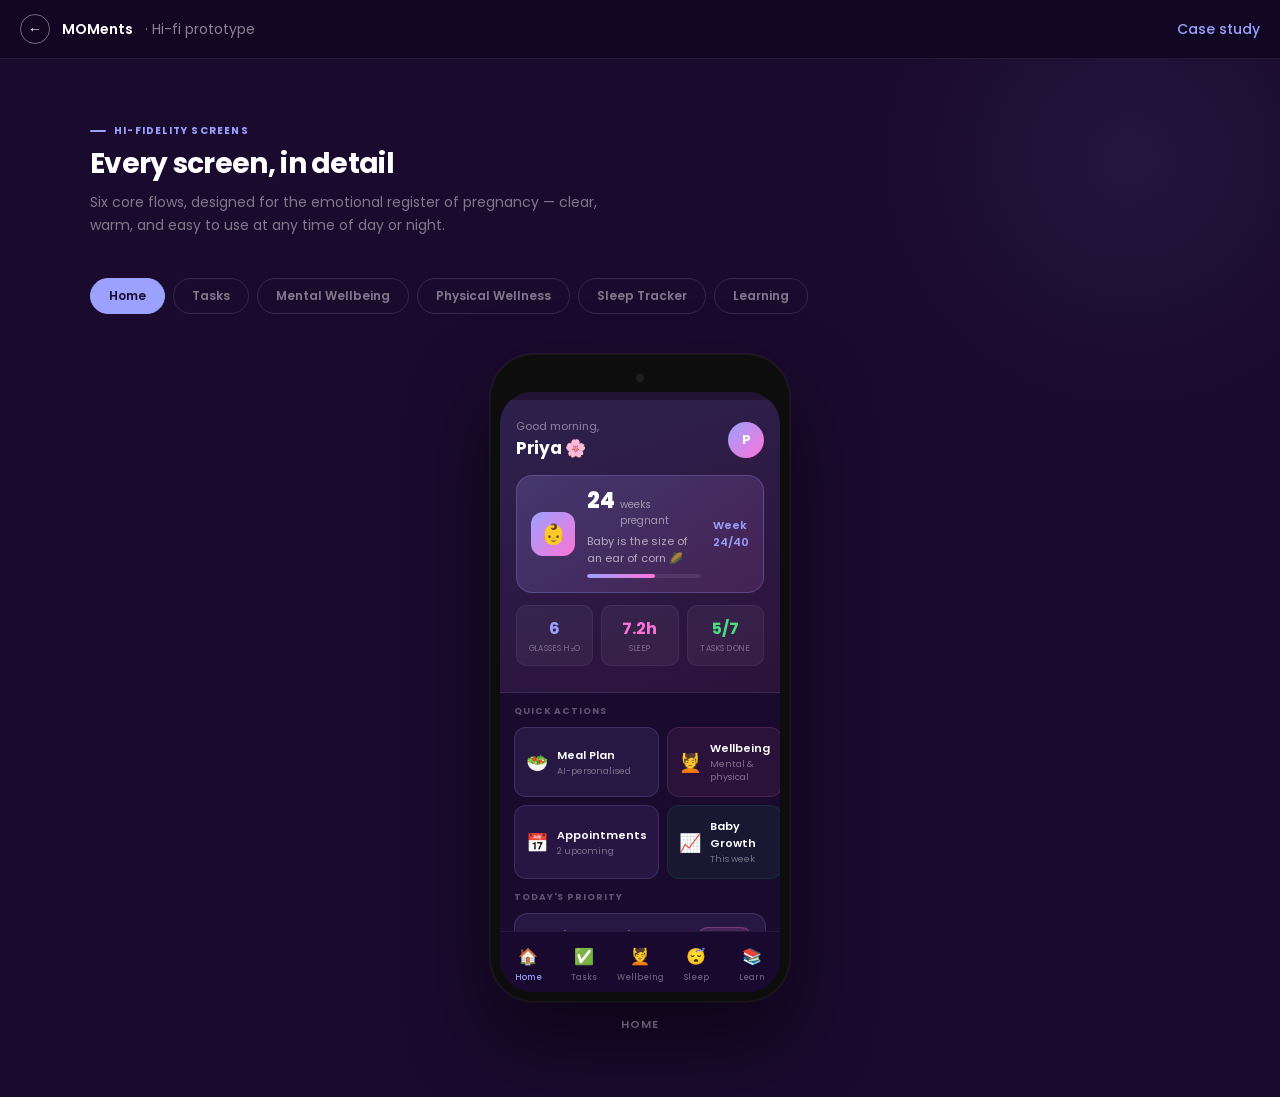
<file: cases/moments-app.html>
<!DOCTYPE html>
<html lang="en">
<head>
<meta charset="UTF-8">
<meta name="viewport" content="width=device-width, initial-scale=1.0">
<title>MOMents prototype, Ankush Meena</title>
<meta name="robots" content="noindex">
<link href="https://fonts.googleapis.com/css2?family=Poppins:ital,wght@0,300;0,400;0,500;0,600;0,700;0,800;1,300;1,400&display=swap" rel="stylesheet">
<style>
*, *::before, *::after { box-sizing: border-box; margin: 0; padding: 0; }
:root {
  --lav: #9CA1FE;
  --lav-dark: #7B82F5;
  --lav-lt: #F0F1FF;
  --lav-mid: #D8DAFF;
  --pink: #FC73D8;
  --pink-lt: #FFF0FC;
  --pink-mid: #FFD0F5;
  --ink: #1A0A2E;
  --ink-soft: #2D1B4E;
  --body: #4A3D5C;
  --muted: #8B7BA8;
  --border: #E8E4F2;
  --border2: #D4CEE8;
  --surface: #F8F7FF;
  --surface2: #F0EEF8;
  --white: #FFFFFF;
  --red: #E5534B;
  --blush: #FFE8FA;
  --green: #1A8F5A;
  --green-lt: #E6F7EF;
  --amber: #C47A1A;
  --amber-lt: #FEF6E8;
}
html { scroll-behavior: smooth; }
body { font-family: 'Poppins', sans-serif; background: var(--surface); color: var(--body); overflow-x: hidden; }

/* ═══ TOP NAV ═══ */
.top-nav {
  position: fixed; top: 0; left: 0; right: 0; z-index: 300;
  background: rgba(26,10,46,0.95); backdrop-filter: blur(12px);
  height: 52px; display: flex; align-items: center;
  justify-content: space-between; padding: 0 24px;
  border-bottom: 1px solid rgba(156,161,254,0.2);
}
.nav-logo { display: flex; align-items: center; gap: 10px; }
.nav-mark {
  width: 28px; height: 28px; border-radius: 8px;
  background: linear-gradient(135deg, var(--lav), var(--pink));
  display: flex; align-items: center; justify-content: center;
  font-size: 13px;
}
.nav-brand { font-size: 14px; font-weight: 700; color: white; letter-spacing: -0.01em; }
.nav-brand span { color: var(--pink); }
.nav-links { display: flex; gap: 2px; }
.nav-btn {
  padding: 5px 11px; border-radius: 20px; font-size: 11px;
  font-weight: 500; color: rgba(255,255,255,0.5);
  cursor: pointer; border: none; background: none;
  font-family: 'Poppins', sans-serif; white-space: nowrap; transition: all 0.15s;
}
.nav-btn:hover { color: white; }
.nav-btn.active { background: var(--lav); color: var(--ink); font-weight: 600; }

.page-wrap { margin-top: 52px; }

/* ═══ CASE STUDY PAGE ═══ */
.cs-outer { background: var(--white); min-height: calc(100vh - 52px); }

/* HERO */
.hero {
  background: var(--ink);
  padding: 80px 48px 72px;
  position: relative; overflow: hidden;
}
.hero-blob1 {
  position: absolute; width: 500px; height: 500px; border-radius: 50%;
  background: radial-gradient(circle, rgba(156,161,254,0.18) 0%, transparent 70%);
  top: -120px; right: -80px; pointer-events: none;
}
.hero-blob2 {
  position: absolute; width: 360px; height: 360px; border-radius: 50%;
  background: radial-gradient(circle, rgba(252,115,216,0.12) 0%, transparent 70%);
  bottom: -80px; left: 60px; pointer-events: none;
}
.hero-inner { position: relative; z-index: 1; max-width: 900px; margin: 0 auto; }
.hero-eyebrow {
  display: inline-flex; align-items: center; gap: 8px;
  background: rgba(156,161,254,0.12); border: 1px solid rgba(156,161,254,0.25);
  border-radius: 20px; padding: 5px 14px; margin-bottom: 24px;
}
.hero-eyebrow-dot { width: 6px; height: 6px; border-radius: 50%; background: var(--lav); }
.hero-eyebrow-txt { font-size: 11px; font-weight: 600; color: var(--lav); text-transform: uppercase; letter-spacing: 0.1em; }
.hero-title {
  font-size: clamp(38px, 5.5vw, 64px);
  font-weight: 800; color: white; line-height: 1.05;
  letter-spacing: -0.03em; margin-bottom: 20px;
}
.hero-title .grad {
  background: linear-gradient(135deg, var(--lav) 0%, var(--pink) 100%);
  -webkit-background-clip: text; -webkit-text-fill-color: transparent;
  background-clip: text;
}
.hero-sub {
  font-size: 16px; color: rgba(255,255,255,0.55); line-height: 1.75;
  max-width: 560px; margin-bottom: 40px; font-weight: 300;
}
.hero-meta {
  display: flex; gap: 0; border: 1px solid rgba(255,255,255,0.1);
  border-radius: 12px; overflow: hidden; width: fit-content;
}
.hero-mc { padding: 14px 22px; border-right: 1px solid rgba(255,255,255,0.1); }
.hero-mc:last-child { border-right: none; }
.hero-ml { font-size: 9px; font-weight: 600; color: rgba(255,255,255,0.3); text-transform: uppercase; letter-spacing: 0.1em; margin-bottom: 4px; }
.hero-mv { font-size: 12px; font-weight: 600; color: rgba(255,255,255,0.85); }

/* CS BODY */
.cs-body { max-width: 860px; margin: 0 auto; padding: 64px 40px 80px; }
.cs-block { margin-bottom: 60px; }
.cs-sl { font-size: 10px; font-weight: 700; color: var(--lav-dark); text-transform: uppercase; letter-spacing: 0.12em; margin-bottom: 10px; display: flex; align-items: center; gap: 8px; }
.cs-sl::before { content: ''; width: 16px; height: 2px; background: var(--lav); border-radius: 1px; }
.cs-h2 { font-size: 28px; font-weight: 700; color: var(--ink); letter-spacing: -0.025em; line-height: 1.2; margin-bottom: 18px; }
.cs-h2 em { font-style: italic; font-weight: 300; color: var(--muted); }
.cs-p { font-size: 15px; line-height: 1.85; color: var(--body); margin-bottom: 16px; font-weight: 400; }
.cs-p strong { color: var(--ink); font-weight: 600; }
.cs-p:last-child { margin-bottom: 0; }
.cs-div { height: 1px; background: var(--border); margin: 56px 0; }
.cs-quote { padding: 6px 0 6px 22px; border-left: 3px solid var(--lav); margin: 28px 0; }
.cs-quote p { font-size: 18px; font-style: italic; color: var(--ink); line-height: 1.6; font-weight: 300; }
.cs-callout { background: var(--lav-lt); border: 1px solid var(--lav-mid); border-radius: 10px; padding: 18px 22px; margin: 24px 0; }
.cs-callout-lbl { font-size: 9px; font-weight: 700; color: var(--lav-dark); text-transform: uppercase; letter-spacing: 0.1em; margin-bottom: 7px; }
.cs-callout p { font-size: 13px; color: var(--body); line-height: 1.7; }
.cs-insights { display: grid; grid-template-columns: 1fr 1fr; gap: 14px; margin: 28px 0; }
.cs-insight { padding: 20px; border: 1px solid var(--border); border-radius: 10px; background: var(--white); }
.cs-insight h4 { font-size: 13px; font-weight: 700; color: var(--ink); margin-bottom: 7px; line-height: 1.4; }
.cs-insight p { font-size: 12px; color: #666; line-height: 1.65; }

/* ═══ DESIGN SYSTEM ═══ */
.ds-section {
  background: var(--ink);
  padding: 64px 40px;
  position: relative; overflow: hidden;
}
.ds-blob {
  position: absolute; border-radius: 50%; pointer-events: none;
}
.ds-inner { max-width: 860px; margin: 0 auto; position: relative; z-index: 1; }
.ds-title { font-size: 11px; font-weight: 700; color: var(--lav); text-transform: uppercase; letter-spacing: 0.12em; margin-bottom: 10px; }
.ds-h { font-size: 32px; font-weight: 800; color: white; letter-spacing: -0.025em; margin-bottom: 8px; }
.ds-sub { font-size: 14px; color: rgba(255,255,255,0.45); margin-bottom: 48px; font-weight: 300; }

/* Color swatches */
.color-row { display: flex; gap: 12px; margin-bottom: 40px; flex-wrap: wrap; }
.swatch { }
.swatch-box { width: 100px; height: 80px; border-radius: 12px; margin-bottom: 8px; }
.swatch-name { font-size: 11px; font-weight: 600; color: rgba(255,255,255,0.85); margin-bottom: 2px; }
.swatch-hex { font-size: 10px; color: rgba(255,255,255,0.4); font-family: monospace; }

/* Type specimens */
.type-row { display: flex; gap: 32px; flex-wrap: wrap; margin-bottom: 40px; }
.type-item { }
.type-sample { color: white; margin-bottom: 6px; font-family: 'Poppins', sans-serif; }
.type-label { font-size: 10px; color: rgba(255,255,255,0.35); text-transform: uppercase; letter-spacing: 0.08em; }

/* Component grid */
.comp-grid { display: grid; grid-template-columns: repeat(3, 1fr); gap: 20px; }
.comp-card { background: rgba(255,255,255,0.05); border: 1px solid rgba(255,255,255,0.08); border-radius: 12px; padding: 20px; }
.comp-label { font-size: 10px; font-weight: 700; color: rgba(255,255,255,0.3); text-transform: uppercase; letter-spacing: 0.1em; margin-bottom: 14px; }

/* Buttons preview */
.ds-btn-row { display: flex; gap: 8px; flex-wrap: wrap; }
.ds-btn { height: 36px; padding: 0 16px; border-radius: 20px; font-size: 12px; font-weight: 600; font-family: 'Poppins', sans-serif; cursor: default; border: none; display: inline-flex; align-items: center; gap: 6px; }
.ds-btn-primary { background: linear-gradient(135deg, var(--lav), var(--pink)); color: white; }
.ds-btn-secondary { background: rgba(156,161,254,0.12); color: var(--lav); border: 1px solid rgba(156,161,254,0.3); }
.ds-btn-ghost { background: transparent; color: rgba(255,255,255,0.6); border: 1px solid rgba(255,255,255,0.15); }
.ds-btn-sm { height: 28px; padding: 0 12px; font-size: 11px; }

/* Badge preview */
.ds-badge-row { display: flex; gap: 6px; flex-wrap: wrap; }
.ds-badge { height: 22px; padding: 0 10px; border-radius: 11px; font-size: 10px; font-weight: 600; display: inline-flex; align-items: center; gap: 5px; }
.db-lav  { background: rgba(156,161,254,0.15); color: var(--lav); border: 1px solid rgba(156,161,254,0.25); }
.db-pink { background: rgba(252,115,216,0.15); color: var(--pink); border: 1px solid rgba(252,115,216,0.25); }
.db-green{ background: rgba(26,143,90,0.15); color: #4ADE80; border: 1px solid rgba(26,143,90,0.25); }
.db-amber{ background: rgba(196,122,26,0.15); color: #FBBF24; border: 1px solid rgba(196,122,26,0.25); }

/* Card preview */
.ds-card { background: rgba(255,255,255,0.06); border: 1px solid rgba(255,255,255,0.1); border-radius: 16px; padding: 16px; }

/* Input preview */
.ds-input-row { display: flex; flex-direction: column; gap: 8px; }
.ds-input { background: rgba(255,255,255,0.07); border: 1px solid rgba(255,255,255,0.15); border-radius: 12px; height: 40px; padding: 0 14px; font-size: 12px; color: rgba(255,255,255,0.7); font-family: 'Poppins', sans-serif; display: flex; align-items: center; }
.ds-input.focus { border-color: var(--lav); background: rgba(156,161,254,0.08); }
.ds-input.error { border-color: var(--pink); background: rgba(252,115,216,0.08); }

/* ═══ PERSONA SECTION ═══ */
.persona-section { background: var(--surface); padding: 64px 40px; }
.ps-inner { max-width: 860px; margin: 0 auto; }
.persona-grid { display: grid; grid-template-columns: repeat(3, 1fr); gap: 20px; margin-top: 40px; }
.persona-card {
  background: white; border-radius: 16px; border: 1px solid var(--border);
  overflow: hidden; transition: transform 0.2s, box-shadow 0.2s;
}
.persona-card:hover { transform: translateY(-3px); box-shadow: 0 12px 40px rgba(156,161,254,0.12); }
.persona-card-top { padding: 24px 20px 16px; position: relative; }
.persona-avatar {
  width: 52px; height: 52px; border-radius: 50%;
  display: flex; align-items: center; justify-content: center;
  font-size: 20px; font-weight: 700; color: white;
  margin-bottom: 12px; flex-shrink: 0;
}
.persona-name { font-size: 14px; font-weight: 700; color: var(--ink); margin-bottom: 2px; }
.persona-role { font-size: 11px; color: var(--muted); }
.persona-quote {
  font-size: 13px; font-style: italic; color: var(--body);
  line-height: 1.65; margin: 12px 0; padding: 12px 14px;
  background: var(--surface); border-radius: 8px;
  border-left: 3px solid var(--lav);
}
.persona-card-body { padding: 0 20px 20px; display: flex; flex-direction: column; gap: 12px; }
.persona-section-label { font-size: 9px; font-weight: 700; color: var(--muted); text-transform: uppercase; letter-spacing: 0.1em; margin-bottom: 6px; }
.persona-tags { display: flex; flex-wrap: wrap; gap: 5px; }
.persona-tag { font-size: 10px; padding: 3px 9px; border-radius: 10px; font-weight: 500; }
.pt-goal { background: var(--lav-lt); color: var(--lav-dark); }
.pt-frust { background: var(--blush); color: #C0399A; }
.pt-need { background: var(--green-lt); color: var(--green); }

/* ═══ HI-FI SCREENS ═══ */
.screens-section { background: var(--ink); padding: 64px 40px; position: relative; overflow: hidden; }
.screens-inner { max-width: 1100px; margin: 0 auto; position: relative; z-index: 1; }
.screen-tabs { display: flex; gap: 8px; margin-bottom: 40px; flex-wrap: wrap; }
.screen-tab {
  padding: 8px 18px; border-radius: 20px; font-size: 12px; font-weight: 600;
  cursor: pointer; border: 1.5px solid rgba(255,255,255,0.12);
  background: transparent; color: rgba(255,255,255,0.45);
  font-family: 'Poppins', sans-serif; transition: all 0.15s;
}
.screen-tab:hover { color: rgba(255,255,255,0.8); border-color: rgba(255,255,255,0.25); }
.screen-tab.active { background: var(--lav); color: var(--ink); border-color: var(--lav); }

.screens-display { display: flex; gap: 28px; justify-content: center; align-items: flex-start; flex-wrap: wrap; }
.screen-slot { display: none; }
.screen-slot.visible { display: flex; gap: 28px; align-items: flex-start; flex-wrap: wrap; justify-content: center; }

/* PHONE SHELL */
.phone {
  width: 300px; flex-shrink: 0;
  background: #0D0D0D;
  border-radius: 44px;
  padding: 10px;
  box-shadow: 0 40px 80px rgba(0,0,0,0.5), 0 0 0 1px rgba(255,255,255,0.06), inset 0 0 0 1px rgba(255,255,255,0.04);
}
.phone-notch { height: 28px; display: flex; align-items: center; justify-content: center; }
.phone-dot { width: 8px; height: 8px; border-radius: 50%; background: rgba(255,255,255,0.08); }
.phone-screen { background: var(--ink); border-radius: 32px; overflow: hidden; display: flex; flex-direction: column; height: 600px; }
.phone-status { height: 8px; background: rgba(255,255,255,0.04); flex-shrink: 0; }
.phone-time { display:none; }
.phone-icons { display:none; }
.phone-scroll { flex: 1; overflow-y: auto; }
.phone-scroll::-webkit-scrollbar { display: none; }
.phone-nav { background: rgba(26,10,46,0.98); border-top: 1px solid rgba(255,255,255,0.06); padding: 8px 0 4px; display: flex; flex-shrink: 0; }
.pnav-item { flex: 1; display: flex; flex-direction: column; align-items: center; gap: 3px; padding: 4px 0; cursor: pointer; }
.pnav-icon { font-size: 16px; }
.pnav-lbl { font-size: 8px; color: rgba(255,255,255,0.35); font-weight: 500; }
.pnav-item.act .pnav-lbl { color: var(--lav); }

/* Screen label below phone */
.phone-label { font-size: 11px; font-weight: 600; color: rgba(255,255,255,0.35); text-align: center; margin-top: 14px; text-transform: uppercase; letter-spacing: 0.08em; }

/* ═══ SHARED APP UI PATTERNS ═══ */
.app-hdr { padding: 18px 16px 14px; }
.app-hdr-row { display: flex; justify-content: space-between; align-items: center; margin-bottom: 4px; }
.app-greeting { font-size: 12px; color: rgba(255,255,255,0.45); font-weight: 400; }
.app-name { font-size: 18px; font-weight: 700; color: white; letter-spacing: -0.02em; }
.app-date { font-size: 11px; color: rgba(255,255,255,0.35); margin-top: 2px; }
.app-av { width: 36px; height: 36px; border-radius: 50%; background: linear-gradient(135deg, var(--lav), var(--pink)); display: flex; align-items: center; justify-content: center; font-size: 13px; font-weight: 700; color: white; flex-shrink: 0; }
.app-body { padding: 0 14px 14px; }
.app-sec { font-size: 9px; font-weight: 700; color: rgba(255,255,255,0.3); text-transform: uppercase; letter-spacing: 0.1em; margin-bottom: 9px; }

/* Week pill */
.week-pill { display: inline-flex; align-items: center; gap: 6px; background: rgba(156,161,254,0.12); border: 1px solid rgba(156,161,254,0.2); border-radius: 20px; padding: 5px 12px; font-size: 11px; font-weight: 600; color: var(--lav); margin-bottom: 14px; }
.week-dot { width: 5px; height: 5px; border-radius: 50%; background: var(--lav); }

/* App cards */
.app-card { background: rgba(255,255,255,0.05); border: 1px solid rgba(255,255,255,0.08); border-radius: 14px; padding: 13px; margin-bottom: 10px; }
.app-card.lav { background: rgba(156,161,254,0.1); border-color: rgba(156,161,254,0.2); }
.app-card.pink { background: rgba(252,115,216,0.08); border-color: rgba(252,115,216,0.15); }
.app-card.dark { background: rgba(255,255,255,0.04); }

/* Progress bar */
.prog-bar { height: 4px; background: rgba(255,255,255,0.08); border-radius: 2px; overflow: hidden; margin-top: 7px; }
.prog-fill { height: 100%; border-radius: 2px; }

/* ═══ SCREEN: HOME ═══ */
.home-hero { background: linear-gradient(160deg, rgba(156,161,254,0.15) 0%, rgba(252,115,216,0.08) 100%); padding: 18px 16px 16px; border-bottom: 1px solid rgba(255,255,255,0.05); }
.baby-week-card { background: linear-gradient(135deg, rgba(156,161,254,0.2), rgba(252,115,216,0.12)); border: 1px solid rgba(156,161,254,0.25); border-radius: 16px; padding: 14px; margin-bottom: 12px; display: flex; align-items: center; gap: 12px; }
.baby-icon { width: 44px; height: 44px; background: linear-gradient(135deg, var(--lav), var(--pink)); border-radius: 12px; display: flex; align-items: center; justify-content: center; font-size: 20px; flex-shrink: 0; }
.baby-week-num { font-size: 22px; font-weight: 800; color: white; line-height: 1; }
.baby-week-lbl { font-size: 10px; color: rgba(255,255,255,0.5); margin-top: 2px; }
.baby-size { font-size: 11px; color: rgba(255,255,255,0.6); margin-top: 4px; }
.home-stats { display: grid; grid-template-columns: 1fr 1fr 1fr; gap: 8px; margin-bottom: 10px; }
.home-stat { background: rgba(255,255,255,0.05); border-radius: 10px; padding: 10px 8px; text-align: center; border: 1px solid rgba(255,255,255,0.06); }
.hs-val { font-size: 16px; font-weight: 700; color: white; }
.hs-lbl { font-size: 8px; color: rgba(255,255,255,0.35); text-transform: uppercase; letter-spacing: .06em; margin-top: 2px; }

/* Quick actions */
.quick-actions { display: grid; grid-template-columns: 1fr 1fr; gap: 8px; margin-bottom: 12px; }
.qa-item { border-radius: 12px; padding: 12px 11px; display: flex; align-items: center; gap: 9px; cursor: pointer; border: 1px solid transparent; }
.qa-item.lav { background: rgba(156,161,254,0.1); border-color: rgba(156,161,254,0.18); }
.qa-item.pink { background: rgba(252,115,216,0.08); border-color: rgba(252,115,216,0.15); }
.qa-item.purple { background: rgba(180,130,250,0.1); border-color: rgba(180,130,250,0.18); }
.qa-item.teal { background: rgba(26,143,90,0.1); border-color: rgba(26,143,90,0.18); }
.qa-icon { font-size: 18px; flex-shrink: 0; }
.qa-label { font-size: 11px; font-weight: 600; color: white; }
.qa-sub { font-size: 9px; color: rgba(255,255,255,0.4); margin-top: 1px; }

/* ═══ SCREEN: TASKS ═══ */
.task-item { background: rgba(255,255,255,0.05); border: 1px solid rgba(255,255,255,0.07); border-radius: 12px; padding: 11px 13px; margin-bottom: 8px; display: flex; align-items: flex-start; gap: 10px; }
.task-item.done { opacity: 0.5; }
.task-check { width: 18px; height: 18px; border-radius: 50%; flex-shrink: 0; display: flex; align-items: center; justify-content: center; margin-top: 1px; }
.task-check.checked { background: linear-gradient(135deg, var(--lav), var(--pink)); font-size: 9px; color: white; }
.task-check.todo { border: 1.5px solid rgba(255,255,255,0.2); }
.task-label { font-size: 12px; font-weight: 500; color: white; margin-bottom: 3px; }
.task-meta { font-size: 10px; color: rgba(255,255,255,0.35); display: flex; gap: 8px; align-items: center; }
.task-priority { font-size: 9px; font-weight: 700; padding: 1px 7px; border-radius: 8px; }
.tp-high { background: rgba(252,115,216,0.15); color: var(--pink); }
.tp-med  { background: rgba(156,161,254,0.15); color: var(--lav); }
.tp-low  { background: rgba(255,255,255,0.08); color: rgba(255,255,255,0.45); }
.add-task-btn { width: 100%; background: rgba(156,161,254,0.08); border: 1.5px dashed rgba(156,161,254,0.25); border-radius: 12px; padding: 12px; font-size: 12px; font-weight: 500; color: rgba(156,161,254,0.6); font-family: 'Poppins', sans-serif; cursor: pointer; display: flex; align-items: center; justify-content: center; gap: 7px; margin-top: 4px; }

/* ═══ SCREEN: WELLBEING ═══ */
.wb-tabs { display: flex; gap: 0; background: rgba(255,255,255,0.05); border-radius: 12px; padding: 4px; margin-bottom: 14px; }
.wb-tab { flex: 1; padding: 7px; text-align: center; font-size: 11px; font-weight: 600; border-radius: 9px; cursor: pointer; color: rgba(255,255,255,0.4); }
.wb-tab.active { background: linear-gradient(135deg, var(--lav), var(--pink)); color: white; }

/* Doctor card */
.doc-card { background: rgba(255,255,255,0.05); border: 1px solid rgba(255,255,255,0.08); border-radius: 14px; padding: 13px; margin-bottom: 9px; display: flex; align-items: center; gap: 11px; }
.doc-av { width: 38px; height: 38px; border-radius: 10px; flex-shrink: 0; display: flex; align-items: center; justify-content: center; font-size: 16px; font-weight: 700; color: white; }
.doc-name { font-size: 12px; font-weight: 600; color: white; }
.doc-spec { font-size: 10px; color: rgba(255,255,255,0.4); margin-top: 1px; }
.doc-rating { font-size: 10px; color: #FBBF24; margin-top: 3px; }
.doc-book-btn { margin-left: auto; background: linear-gradient(135deg, var(--lav), var(--pink)); color: white; border: none; border-radius: 8px; padding: 6px 11px; font-size: 10px; font-weight: 700; cursor: pointer; font-family: 'Poppins', sans-serif; flex-shrink: 0; }

/* Music card */
.music-card { background: linear-gradient(135deg, rgba(252,115,216,0.15), rgba(156,161,254,0.1)); border: 1px solid rgba(252,115,216,0.2); border-radius: 14px; padding: 13px; margin-bottom: 9px; }
.music-title { font-size: 13px; font-weight: 600; color: white; margin-bottom: 3px; }
.music-sub { font-size: 10px; color: rgba(255,255,255,0.4); margin-bottom: 10px; }
.music-play { background: white; border-radius: 20px; padding: 7px 16px; font-size: 11px; font-weight: 700; color: var(--ink); display: inline-flex; align-items: center; gap: 6px; border: none; cursor: pointer; font-family: 'Poppins', sans-serif; }

/* ═══ SCREEN: PHYSICAL ═══ */
.trimester-bar { display: flex; gap: 0; background: rgba(255,255,255,0.05); border-radius: 10px; padding: 3px; margin-bottom: 14px; }
.tri-item { flex: 1; text-align: center; padding: 7px 4px; border-radius: 7px; font-size: 10px; font-weight: 600; color: rgba(255,255,255,0.35); cursor: pointer; }
.tri-item.active { background: rgba(156,161,254,0.2); color: var(--lav); }

.yoga-card { background: linear-gradient(135deg, rgba(156,161,254,0.15), rgba(252,115,216,0.08)); border: 1px solid rgba(156,161,254,0.2); border-radius: 14px; padding: 14px; margin-bottom: 9px; }
.yoga-title { font-size: 13px; font-weight: 600; color: white; margin-bottom: 3px; }
.yoga-meta { font-size: 10px; color: rgba(255,255,255,0.4); display: flex; gap: 10px; margin-bottom: 10px; }
.yoga-start { background: linear-gradient(135deg, var(--lav), var(--pink)); color: white; border: none; border-radius: 8px; padding: 7px 14px; font-size: 11px; font-weight: 700; cursor: pointer; font-family: 'Poppins', sans-serif; }

/* Hydration */
.hydration-row { display: flex; gap: 6px; align-items: center; margin-bottom: 9px; }
.water-glass { font-size: 18px; }
.water-glass.empty { opacity: 0.2; }
.hydration-info { margin-left: auto; text-align: right; }
.hy-val { font-size: 14px; font-weight: 700; color: white; }
.hy-lbl { font-size: 9px; color: rgba(255,255,255,0.35); }

/* Diet card */
.meal-row { display: flex; align-items: center; gap: 9px; padding: 9px 11px; background: rgba(255,255,255,0.04); border-radius: 10px; margin-bottom: 6px; border: 1px solid rgba(255,255,255,0.06); }
.meal-emoji { font-size: 18px; flex-shrink: 0; }
.meal-name { font-size: 11px; font-weight: 600; color: white; }
.meal-cal { font-size: 9px; color: rgba(255,255,255,0.35); margin-top: 1px; }
.meal-badge { margin-left: auto; font-size: 9px; padding: 2px 7px; border-radius: 6px; font-weight: 700; }
.mb-breakfast { background: rgba(156,161,254,0.12); color: var(--lav); }
.mb-lunch { background: rgba(252,115,216,0.12); color: var(--pink); }
.mb-dinner { background: rgba(26,143,90,0.12); color: #4ADE80; }

/* ═══ SCREEN: SLEEP TRACKER ═══ */
.sleep-arc { text-align: center; padding: 16px 0 8px; }
.sleep-circle { width: 110px; height: 110px; border-radius: 50%; background: transparent; border: 8px solid rgba(255,255,255,0.06); border-top-color: var(--lav); border-right-color: var(--lav); border-bottom-color: var(--lav); display: flex; align-items: center; justify-content: center; margin: 0 auto 8px; position: relative; }
.sleep-inner { width: 82px; height: 82px; border-radius: 50%; background: rgba(26,10,46,0.98); display: flex; flex-direction: column; align-items: center; justify-content: center; }
.sleep-hours { font-size: 22px; font-weight: 800; color: white; line-height: 1; }
.sleep-hrs-lbl { font-size: 9px; color: rgba(255,255,255,0.35); }
.sleep-time-row { display: flex; justify-content: center; gap: 32px; margin-bottom: 12px; }
.sleep-time-item { text-align: center; }
.st-time { font-size: 14px; font-weight: 700; color: white; }
.st-lbl { font-size: 9px; color: rgba(255,255,255,0.35); text-transform: uppercase; letter-spacing: .06em; }
.sleep-stages { display: flex; height: 32px; border-radius: 8px; overflow: hidden; gap: 2px; margin-bottom: 12px; }
.ss-deep  { background: var(--lav); }
.ss-light { background: rgba(156,161,254,0.4); }
.ss-rem   { background: var(--pink); }
.ss-awake { background: rgba(255,255,255,0.1); }
.sleep-legend { display: flex; gap: 12px; flex-wrap: wrap; justify-content: center; margin-bottom: 12px; }
.sl-item { display: flex; align-items: center; gap: 4px; font-size: 9px; color: rgba(255,255,255,0.45); }
.sl-dot { width: 7px; height: 7px; border-radius: 50%; }
.sleep-tip { background: rgba(156,161,254,0.08); border: 1px solid rgba(156,161,254,0.15); border-radius: 10px; padding: 10px 12px; font-size: 11px; color: rgba(255,255,255,0.6); line-height: 1.55; display: flex; gap: 8px; }

/* ═══ SCREEN: LEARNING ═══ */
.learn-hero { background: rgba(156,161,254,0.1); border: 1px solid rgba(156,161,254,0.18); border-radius: 14px; padding: 14px; margin-bottom: 12px; }
.learn-category-row { display: flex; gap: 6px; margin-bottom: 12px; flex-wrap: wrap; }
.learn-cat { flex-shrink: 0; padding: 5px 13px; border-radius: 20px; font-size: 10px; font-weight: 600; border: 1px solid rgba(255,255,255,0.1); color: rgba(255,255,255,0.45); }
.learn-cat.active { background: var(--lav); color: var(--ink); border-color: var(--lav); }
.learn-card { background: rgba(255,255,255,0.05); border: 1px solid rgba(255,255,255,0.07); border-radius: 13px; padding: 12px; margin-bottom: 9px; display: flex; gap: 11px; }
.learn-thumb { width: 48px; height: 48px; border-radius: 10px; flex-shrink: 0; display: flex; align-items: center; justify-content: center; font-size: 22px; }
.learn-title { font-size: 12px; font-weight: 600; color: white; margin-bottom: 3px; line-height: 1.4; }
.learn-meta { font-size: 10px; color: rgba(255,255,255,0.35); display: flex; gap: 8px; margin-bottom: 4px; }
.learn-prog { height: 3px; background: rgba(255,255,255,0.08); border-radius: 2px; overflow: hidden; }
.learn-prog-fill { height: 100%; background: linear-gradient(90deg, var(--lav), var(--pink)); border-radius: 2px; }

/* ═══ COMPETITOR SECTION ═══ */
.comp-section { background: var(--white); padding: 64px 40px; }
.comp-inner { max-width: 860px; margin: 0 auto; }
.comp-table { width: 100%; border-collapse: collapse; margin-top: 32px; }
.comp-table thead th { padding: 12px 16px; text-align: left; font-size: 10px; font-weight: 700; color: var(--muted); text-transform: uppercase; letter-spacing: .08em; background: var(--surface); border-bottom: 2px solid var(--border); }
.comp-table tbody tr { border-bottom: 1px solid var(--border); }
.comp-table tbody tr:hover { background: var(--surface); }
.comp-table td { padding: 13px 16px; font-size: 13px; color: var(--body); vertical-align: top; }
.comp-table td:first-child { font-weight: 700; color: var(--ink); }
.comp-check { color: var(--green); font-weight: 700; font-size: 14px; }
.comp-x { color: #E5534B; font-weight: 700; font-size: 14px; }
.comp-partial { color: var(--amber); }

/* ═══ SECTION HEADER SHARED ═══ */
.section-header { margin-bottom: 12px; }
.section-eyebrow { font-size: 10px; font-weight: 700; color: var(--lav-dark); text-transform: uppercase; letter-spacing: 0.12em; margin-bottom: 8px; display: flex; align-items: center; gap: 8px; }
.section-eyebrow::before { content: ''; width: 16px; height: 2px; background: var(--lav); border-radius: 1px; }
.section-title { font-size: 28px; font-weight: 700; color: var(--ink); letter-spacing: -0.025em; line-height: 1.2; margin-bottom: 10px; }
.section-sub { font-size: 14px; color: var(--muted); line-height: 1.7; max-width: 520px; font-weight: 400; }

/* Light section header (for dark backgrounds) */
.section-eyebrow-lt { color: var(--lav); }
.section-eyebrow-lt::before { background: var(--lav); }
.section-title-lt { color: white; }
.section-sub-lt { color: rgba(255,255,255,0.45); }

/* ═══ PROCESS SECTION ═══ */
.process-section { background: var(--surface); padding: 64px 40px; }
.process-inner { max-width: 860px; margin: 0 auto; }
.process-row { display: flex; gap: 0; margin-top: 40px; }
.process-step { flex: 1; padding: 0 16px; position: relative; }
.process-step::after { content: '→'; position: absolute; right: -8px; top: 26px; font-size: 14px; color: var(--border2); }
.process-step:last-child::after { display: none; }
.process-num { width: 36px; height: 36px; border-radius: 50%; background: linear-gradient(135deg, var(--lav), var(--pink)); display: flex; align-items: center; justify-content: center; font-size: 12px; font-weight: 800; color: white; margin-bottom: 10px; }
.process-name { font-size: 12px; font-weight: 700; color: var(--ink); margin-bottom: 4px; }
.process-items { font-size: 11px; color: var(--muted); line-height: 1.6; }
</style>
<style id="atmos-mobile-fixes">
/* ATMOS responsive add-on (mobile only; desktop unchanged). Device mockups untouched. */
@media (max-width: 640px) {
  html, body { overflow-x: hidden; }   /* clip decorative hero blobs; no sideways page scroll */
  .hero-meta { flex-direction: column; width: auto; }
  .process-row { flex-direction: column; gap: 20px; }   /* stack the step timeline */
  .process-step::after { display: none; }               /* drop the → arrows when stacked */
  .top-nav { padding: 0 12px; }
  .nav-brand { display: none; }   /* keep the mark; free the row for links */
  .nav-links { flex: 1 1 0; min-width: 0; margin-left: 8px; overflow-x: auto; -webkit-overflow-scrolling: touch; scrollbar-width: none; }
  .nav-links::-webkit-scrollbar { display: none; }
  .nav-btn { flex-shrink: 0; }
  .cs-body { padding: 48px 20px 64px; }
  /* collapse page-level content grids (not the phone/wireframe mockups) */
  .cs-insights, .comp-grid, .persona-grid { grid-template-columns: 1fr !important; }
  /* wide comparison table → horizontal scroll instead of page overflow */
  .comp-table { display: block; overflow-x: auto; -webkit-overflow-scrolling: touch; }
  img, svg, video, iframe { max-width: 100%; height: auto; }
}
</style>

<style>
body{background:#1A0A2E}
html.embed .screens-section{padding:24px 0 12px;min-height:100vh}
html.embed .screens-inner > div:first-child, html.embed .screen-tabs, html.embed .ds-blob{display:none}
html.embed body{overflow:hidden}
</style>
</head>
<body>
<div class="app-topbar" style="display:flex;align-items:center;gap:12px;padding:14px 20px;background:#120722;border-bottom:1px solid rgba(255,255,255,.08);font:600 14px/1 Poppins,sans-serif;color:#fff">
  <a href="moments.html" aria-label="Back to the case study" style="display:inline-flex;align-items:center;justify-content:center;width:30px;height:30px;border-radius:50%;border:1px solid rgba(255,255,255,.4);color:#fff;text-decoration:none">&larr;</a>
  MOMents <span style="opacity:.5;font-weight:400">· Hi-fi prototype</span>
  <a href="moments.html" style="margin-left:auto;color:#9CA1FE;text-decoration:none;font-weight:500">Case study</a>
</div>
<div class="screens-section" id="screens-section">
  <div class="ds-blob" style="width:500px;height:500px;background:radial-gradient(circle,rgba(156,161,254,0.08) 0%,transparent 70%);top:-150px;right:-100px"></div>
  <div class="screens-inner">
    <div style="margin-bottom:40px">
      <div class="section-eyebrow section-eyebrow-lt">Hi-Fidelity Screens</div>
      <div class="section-title section-title-lt">Every screen, in detail</div>
      <div class="section-sub section-sub-lt">Six core flows, designed for the emotional register of pregnancy — clear, warm, and easy to use at any time of day or night.</div>
    </div>

    <!-- Tabs -->
    <div class="screen-tabs">
      <button class="screen-tab active" onclick="showScreen('home')">Home</button>
      <button class="screen-tab" onclick="showScreen('tasks')">Tasks</button>
      <button class="screen-tab" onclick="showScreen('mental')">Mental Wellbeing</button>
      <button class="screen-tab" onclick="showScreen('physical')">Physical Wellness</button>
      <button class="screen-tab" onclick="showScreen('sleep')">Sleep Tracker</button>
      <button class="screen-tab" onclick="showScreen('learn')">Learning</button>
    </div>

    <div class="screens-display">

      <!-- ── HOME SCREEN ── -->
      <div class="screen-slot visible" id="slot-home">
        <div>
          <div class="phone">
            <div class="phone-notch"><div class="phone-dot"></div></div>
            <div class="phone-screen">
              <div class="phone-status"></div>
              <div class="phone-scroll">
                <!-- Header -->
                <div class="home-hero">
                  <div style="display:flex;justify-content:space-between;align-items:center;margin-bottom:14px">
                    <div>
                      <div style="font-size:11px;color:rgba(255,255,255,0.45)">Good morning,</div>
                      <div style="font-size:17px;font-weight:700;color:white;letter-spacing:-0.02em">Priya 🌸</div>
                    </div>
                    <div class="app-av">P</div>
                  </div>
                  <!-- Baby week card -->
                  <div class="baby-week-card">
                    <div class="baby-icon">👶</div>
                    <div style="flex:1">
                      <div style="display:flex;align-items:baseline;gap:5px">
                        <div class="baby-week-num">24</div>
                        <div class="baby-week-lbl">weeks pregnant</div>
                      </div>
                      <div class="baby-size">Baby is the size of an ear of corn 🌽</div>
                      <div class="prog-bar" style="margin-top:7px"><div class="prog-fill" style="width:60%;background:linear-gradient(90deg,var(--lav),var(--pink))"></div></div>
                    </div>
                    <div style="font-size:11px;color:var(--lav);font-weight:600">Week<br>24/40</div>
                  </div>
                  <!-- Stats -->
                  <div class="home-stats">
                    <div class="home-stat"><div class="hs-val" style="color:var(--lav)">6</div><div class="hs-lbl">Glasses H₂O</div></div>
                    <div class="home-stat"><div class="hs-val" style="color:var(--pink)">7.2h</div><div class="hs-lbl">Sleep</div></div>
                    <div class="home-stat"><div class="hs-val" style="color:#4ADE80">5/7</div><div class="hs-lbl">Tasks done</div></div>
                  </div>
                </div>
                <!-- Body -->
                <div class="app-body" style="padding-top:12px">
                  <div class="app-sec">Quick Actions</div>
                  <div class="quick-actions">
                    <div class="qa-item lav"><div class="qa-icon">🥗</div><div><div class="qa-label">Meal Plan</div><div class="qa-sub">AI-personalised</div></div></div>
                    <div class="qa-item pink"><div class="qa-icon">💆</div><div><div class="qa-label">Wellbeing</div><div class="qa-sub">Mental & physical</div></div></div>
                    <div class="qa-item purple"><div class="qa-icon">📅</div><div><div class="qa-label">Appointments</div><div class="qa-sub">2 upcoming</div></div></div>
                    <div class="qa-item teal"><div class="qa-icon">📈</div><div><div class="qa-label">Baby Growth</div><div class="qa-sub">This week</div></div></div>
                  </div>
                  <div class="app-sec">Today's Priority</div>
                  <div class="app-card lav">
                    <div style="display:flex;justify-content:space-between;align-items:flex-start;margin-bottom:6px">
                      <div style="font-size:12px;font-weight:600;color:white">Appointment with Dr. Louis</div>
                      <div class="ds-badge db-pink" style="font-size:9px">Today</div>
                    </div>
                    <div style="font-size:10px;color:rgba(255,255,255,0.45);margin-bottom:8px">⏰ 08:00 PM · Video Consultation</div>
                    <button class="ds-btn ds-btn-primary ds-btn-sm">Join call</button>
                  </div>
                  <div class="app-sec">Music for you</div>
                  <div class="music-card">
                    <div style="display:flex;align-items:center;gap:10px;margin-bottom:8px">
                      <div style="width:36px;height:36px;border-radius:9px;background:linear-gradient(135deg,rgba(252,115,216,0.4),rgba(156,161,254,0.3));display:flex;align-items:center;justify-content:center;font-size:16px">🎵</div>
                      <div>
                        <div class="music-title">Morning Calm Playlist</div>
                        <div class="music-sub">8 tracks · 32 min · AI curated</div>
                      </div>
                    </div>
                    <button class="music-play">▶ Play now</button>
                  </div>
                </div>
              </div>
              <div class="phone-nav">
                <div class="pnav-item act"><div class="pnav-icon">🏠</div><div class="pnav-lbl" style="color:var(--lav)">Home</div></div>
                <div class="pnav-item"><div class="pnav-icon">✅</div><div class="pnav-lbl">Tasks</div></div>
                <div class="pnav-item"><div class="pnav-icon">💆</div><div class="pnav-lbl">Wellbeing</div></div>
                <div class="pnav-item"><div class="pnav-icon">😴</div><div class="pnav-lbl">Sleep</div></div>
                <div class="pnav-item"><div class="pnav-icon">📚</div><div class="pnav-lbl">Learn</div></div>
              </div>
            </div>
          </div>
          <div class="phone-label">Home</div>
        </div>
      </div>

      <!-- ── TASKS SCREEN ── -->
      <div class="screen-slot" id="slot-tasks">
        <div>
          <div class="phone">
            <div class="phone-notch"><div class="phone-dot"></div></div>
            <div class="phone-screen">
              <div class="phone-status"></div>
              <div class="phone-scroll">
                <div class="app-hdr">
                  <div class="app-hdr-row">
                    <div><div class="app-greeting">Stay on top of things</div><div class="app-name">Today's Tasks</div></div>
                    <div style="width:32px;height:32px;background:linear-gradient(135deg,var(--lav),var(--pink));border-radius:9px;display:flex;align-items:center;justify-content:center;font-size:14px">＋</div>
                  </div>
                  <div style="display:flex;gap:6px;margin-top:10px">
                    <div class="ds-badge db-lav">5 remaining</div>
                    <div class="ds-badge db-green">2 done</div>
                    <div class="ds-badge db-pink">1 high priority</div>
                  </div>
                </div>
                <div class="app-body">
                  <div class="app-sec">Morning</div>
                  <div class="task-item done">
                    <div class="task-check checked">✓</div>
                    <div style="flex:1">
                      <div class="task-label" style="text-decoration:line-through;opacity:0.6">Morning Yoga</div>
                      <div class="task-meta">9:00 – 9:45 AM <span class="task-priority tp-med">Medium</span></div>
                    </div>
                  </div>
                  <div class="task-item done">
                    <div class="task-check checked">✓</div>
                    <div style="flex:1">
                      <div class="task-label" style="text-decoration:line-through;opacity:0.6">Take prenatal vitamins</div>
                      <div class="task-meta">After breakfast <span class="task-priority tp-low">Low</span></div>
                    </div>
                  </div>

                  <div class="app-sec" style="margin-top:6px">Afternoon</div>
                  <div class="task-item">
                    <div class="task-check todo"></div>
                    <div style="flex:1">
                      <div class="task-label">Take Medicines</div>
                      <div class="task-meta">1:00 – 1:30 PM <span class="task-priority tp-high">High</span></div>
                    </div>
                  </div>
                  <div class="task-item">
                    <div class="task-check todo"></div>
                    <div style="flex:1">
                      <div class="task-label">Drink 2 more glasses of water</div>
                      <div class="task-meta">Ongoing <span class="task-priority tp-med">Medium</span></div>
                    </div>
                  </div>
                  <div class="task-item">
                    <div class="task-check todo"></div>
                    <div style="flex:1">
                      <div class="task-label">Practise breathing exercises</div>
                      <div class="task-meta">3:00 PM · 15 min <span class="task-priority tp-low">Low</span></div>
                    </div>
                  </div>

                  <div class="app-sec" style="margin-top:6px">Evening</div>
                  <div class="task-item">
                    <div class="task-check todo"></div>
                    <div style="flex:1">
                      <div class="task-label">Appointment with Dr. Louis</div>
                      <div class="task-meta">8:00 PM · Video <span class="task-priority tp-high">High</span></div>
                    </div>
                  </div>
                  <div class="task-item">
                    <div class="task-check todo"></div>
                    <div style="flex:1">
                      <div class="task-label">Evening walk — 20 minutes</div>
                      <div class="task-meta">After dinner <span class="task-priority tp-med">Medium</span></div>
                    </div>
                  </div>

                  <button class="add-task-btn">＋ Add a task</button>
                </div>
              </div>
              <div class="phone-nav">
                <div class="pnav-item"><div class="pnav-icon">🏠</div><div class="pnav-lbl">Home</div></div>
                <div class="pnav-item act"><div class="pnav-icon">✅</div><div class="pnav-lbl" style="color:var(--lav)">Tasks</div></div>
                <div class="pnav-item"><div class="pnav-icon">💆</div><div class="pnav-lbl">Wellbeing</div></div>
                <div class="pnav-item"><div class="pnav-icon">😴</div><div class="pnav-lbl">Sleep</div></div>
                <div class="pnav-item"><div class="pnav-icon">📚</div><div class="pnav-lbl">Learn</div></div>
              </div>
            </div>
          </div>
          <div class="phone-label">Tasks</div>
        </div>
      </div>

      <!-- ── MENTAL WELLBEING ── -->
      <div class="screen-slot" id="slot-mental">
        <div>
          <div class="phone">
            <div class="phone-notch"><div class="phone-dot"></div></div>
            <div class="phone-screen">
              <div class="phone-status"></div>
              <div class="phone-scroll">
                <div class="app-hdr">
                  <div class="app-hdr-row">
                    <div><div class="app-greeting">How are you feeling?</div><div class="app-name">Mental Wellbeing</div></div>
                  </div>
                  <!-- Mood check -->
                  <div style="margin-top:12px;background:rgba(252,115,216,0.08);border:1px solid rgba(252,115,216,0.15);border-radius:12px;padding:12px">
                    <div style="font-size:11px;color:rgba(255,255,255,0.5);margin-bottom:8px">Today's mood check-in</div>
                    <div style="display:flex;gap:10px;justify-content:space-between">
                      <div style="text-align:center;cursor:pointer"><div style="font-size:22px">😔</div><div style="font-size:9px;color:rgba(255,255,255,0.35)">Sad</div></div>
                      <div style="text-align:center;cursor:pointer"><div style="font-size:22px">😐</div><div style="font-size:9px;color:rgba(255,255,255,0.35)">Neutral</div></div>
                      <div style="text-align:center;cursor:pointer;opacity:1"><div style="font-size:22px;filter:drop-shadow(0 0 6px rgba(252,115,216,0.7))">😊</div><div style="font-size:9px;color:var(--pink);font-weight:600">Good ✓</div></div>
                      <div style="text-align:center;cursor:pointer"><div style="font-size:22px">😄</div><div style="font-size:9px;color:rgba(255,255,255,0.35)">Great</div></div>
                      <div style="text-align:center;cursor:pointer"><div style="font-size:22px">🤩</div><div style="font-size:9px;color:rgba(255,255,255,0.35)">Amazing</div></div>
                    </div>
                  </div>
                </div>
                <div class="app-body" style="padding-top:12px">
                  <div class="wb-tabs">
                    <div class="wb-tab active">Mental</div>
                    <div class="wb-tab">Physical</div>
                  </div>

                  <div class="app-sec">Recommended Therapists</div>
                  <div class="doc-card">
                    <div class="doc-av" style="background:linear-gradient(135deg,var(--lav),var(--pink))">LM</div>
                    <div style="flex:1">
                      <div class="doc-name">Dr. Louis Martin</div>
                      <div class="doc-spec">Therapist · 5 years exp.</div>
                      <div class="doc-rating">★★★★★ 4.9 <span style="color:rgba(255,255,255,0.3)">· Available now</span></div>
                    </div>
                    <div>
                      <div style="font-size:10px;color:rgba(255,255,255,0.4);text-align:right;margin-bottom:4px">$80</div>
                      <button class="doc-book-btn">Book</button>
                    </div>
                  </div>
                  <div class="doc-card">
                    <div class="doc-av" style="background:linear-gradient(135deg,#7B82F5,var(--lav))">NA</div>
                    <div style="flex:1">
                      <div class="doc-name">Natalia Luca</div>
                      <div class="doc-spec">Counsellor · Prenatal specialist</div>
                      <div class="doc-rating">★★★★★ 4.8 <span style="color:rgba(255,255,255,0.3)">· Tue & Thu</span></div>
                    </div>
                    <div>
                      <div style="font-size:10px;color:rgba(255,255,255,0.4);text-align:right;margin-bottom:4px">$65</div>
                      <button class="doc-book-btn">Book</button>
                    </div>
                  </div>

                  <div class="app-sec" style="margin-top:4px">Music Therapy</div>
                  <div class="music-card">
                    <div style="display:flex;align-items:center;gap:10px;margin-bottom:8px">
                      <div style="width:36px;height:36px;border-radius:9px;background:linear-gradient(135deg,rgba(252,115,216,0.5),rgba(156,161,254,0.3));display:flex;align-items:center;justify-content:center;font-size:16px">🎵</div>
                      <div>
                        <div class="music-title">Recommended Morning Playlist</div>
                        <div class="music-sub">Curated for week 24 · Calming frequencies</div>
                      </div>
                    </div>
                    <button class="music-play">▶ Play</button>
                  </div>

                  <div class="app-sec">Breathing Exercise</div>
                  <div class="app-card pink" style="display:flex;align-items:center;gap:10px">
                    <div style="font-size:28px">🌬️</div>
                    <div style="flex:1">
                      <div style="font-size:12px;font-weight:600;color:white;margin-bottom:2px">4-7-8 Breathing</div>
                      <div style="font-size:10px;color:rgba(255,255,255,0.4)">5 min · Reduces anxiety</div>
                    </div>
                    <button class="ds-btn ds-btn-secondary ds-btn-sm">Start</button>
                  </div>
                </div>
              </div>
              <div class="phone-nav">
                <div class="pnav-item"><div class="pnav-icon">🏠</div><div class="pnav-lbl">Home</div></div>
                <div class="pnav-item"><div class="pnav-icon">✅</div><div class="pnav-lbl">Tasks</div></div>
                <div class="pnav-item act"><div class="pnav-icon">💆</div><div class="pnav-lbl" style="color:var(--lav)">Wellbeing</div></div>
                <div class="pnav-item"><div class="pnav-icon">😴</div><div class="pnav-lbl">Sleep</div></div>
                <div class="pnav-item"><div class="pnav-icon">📚</div><div class="pnav-lbl">Learn</div></div>
              </div>
            </div>
          </div>
          <div class="phone-label">Mental Wellbeing</div>
        </div>
      </div>

      <!-- ── PHYSICAL WELLNESS ── -->
      <div class="screen-slot" id="slot-physical">
        <div>
          <div class="phone">
            <div class="phone-notch"><div class="phone-dot"></div></div>
            <div class="phone-screen">
              <div class="phone-status"></div>
              <div class="phone-scroll">
                <div class="app-hdr">
                  <div class="app-hdr-row">
                    <div><div class="app-greeting">Your body is doing amazing things</div><div class="app-name">Physical Wellness</div></div>
                  </div>
                </div>
                <div class="app-body" style="padding-top:4px">
                  <div class="wb-tabs">
                    <div class="wb-tab">Mental</div>
                    <div class="wb-tab active">Physical</div>
                  </div>

                  <!-- Trimester -->
                  <div class="trimester-bar">
                    <div class="tri-item">Trimester 1</div>
                    <div class="tri-item active">Trimester 2</div>
                    <div class="tri-item">Trimester 3</div>
                  </div>

                  <div class="app-sec">Today's Yoga Session</div>
                  <div class="yoga-card">
                    <div style="display:flex;align-items:center;gap:10px;margin-bottom:8px">
                      <div style="width:36px;height:36px;background:linear-gradient(135deg,var(--lav),var(--pink));border-radius:9px;display:flex;align-items:center;justify-content:center;font-size:16px">🧘</div>
                      <div>
                        <div class="yoga-title">Gentle Prenatal Yoga</div>
                        <div class="yoga-meta"><span>🕐 25 min</span><span>🌿 Low impact</span></div>
                      </div>
                    </div>
                    <button class="yoga-start">Start Session →</button>
                  </div>

                  <!-- Hydration -->
                  <div class="app-sec">Hydration</div>
                  <div class="app-card dark" style="margin-bottom:9px">
                    <div class="hydration-row">
                      <span class="water-glass">💧</span>
                      <span class="water-glass">💧</span>
                      <span class="water-glass">💧</span>
                      <span class="water-glass">💧</span>
                      <span class="water-glass">💧</span>
                      <span class="water-glass">💧</span>
                      <span class="water-glass empty">💧</span>
                      <span class="water-glass empty">💧</span>
                      <div class="hydration-info">
                        <div class="hy-val" style="color:var(--lav)">1.5L</div>
                        <div class="hy-lbl">of 2L goal</div>
                      </div>
                    </div>
                    <div class="prog-bar"><div class="prog-fill" style="width:75%;background:linear-gradient(90deg,var(--lav),#7B9FFF)"></div></div>
                  </div>

                  <!-- Diet -->
                  <div class="app-sec">Today's Meals <span style="font-weight:400;font-size:9px;color:rgba(255,255,255,0.3);margin-left:4px">AI personalised</span></div>
                  <div class="meal-row">
                    <div class="meal-emoji">🥣</div>
                    <div><div class="meal-name">Oats with banana & almonds</div><div class="meal-cal">320 kcal · Rich in fibre</div></div>
                    <div class="meal-badge mb-breakfast">Breakfast</div>
                  </div>
                  <div class="meal-row">
                    <div class="meal-emoji">🥗</div>
                    <div><div class="meal-name">Spinach & lentil salad</div><div class="meal-cal">410 kcal · Iron & folate</div></div>
                    <div class="meal-badge mb-lunch">Lunch</div>
                  </div>
                  <div class="meal-row">
                    <div class="meal-emoji">🍛</div>
                    <div><div class="meal-name">Khichdi with curd</div><div class="meal-cal">480 kcal · Easy on stomach</div></div>
                    <div class="meal-badge mb-dinner">Dinner</div>
                  </div>
                </div>
              </div>
              <div class="phone-nav">
                <div class="pnav-item"><div class="pnav-icon">🏠</div><div class="pnav-lbl">Home</div></div>
                <div class="pnav-item"><div class="pnav-icon">✅</div><div class="pnav-lbl">Tasks</div></div>
                <div class="pnav-item act"><div class="pnav-icon">💆</div><div class="pnav-lbl" style="color:var(--lav)">Wellbeing</div></div>
                <div class="pnav-item"><div class="pnav-icon">😴</div><div class="pnav-lbl">Sleep</div></div>
                <div class="pnav-item"><div class="pnav-icon">📚</div><div class="pnav-lbl">Learn</div></div>
              </div>
            </div>
          </div>
          <div class="phone-label">Physical Wellness</div>
        </div>
      </div>

      <!-- ── SLEEP TRACKER ── -->
      <div class="screen-slot" id="slot-sleep">
        <div>
          <div class="phone">
            <div class="phone-notch"><div class="phone-dot"></div></div>
            <div class="phone-screen">
              <div class="phone-status"></div>
              <div class="phone-scroll">
                <div class="app-hdr">
                  <div class="app-hdr-row">
                    <div><div class="app-greeting">Good morning, you slept</div><div class="app-name">Sleep Tracker</div></div>
                  </div>
                </div>
                <div class="app-body" style="padding-top:10px">
                  <!-- Sleep ring -->
                  <div class="sleep-arc">
                    <div class="sleep-circle">
                      <div class="sleep-inner">
                        <div class="sleep-hours">7.2</div>
                        <div class="sleep-hrs-lbl">hours</div>
                      </div>
                    </div>
                    <div style="font-size:12px;color:rgba(255,255,255,0.5);margin-bottom:10px">Sleep quality: <span style="color:var(--lav);font-weight:600">Good</span></div>
                  </div>

                  <!-- Times -->
                  <div class="sleep-time-row">
                    <div class="sleep-time-item">
                      <div class="st-time">10:48 PM</div>
                      <div class="st-lbl">Fell asleep</div>
                    </div>
                    <div style="font-size:18px;color:rgba(255,255,255,0.15);align-self:center">→</div>
                    <div class="sleep-time-item">
                      <div class="st-time">6:02 AM</div>
                      <div class="st-lbl">Woke up</div>
                    </div>
                  </div>

                  <!-- Stages bar -->
                  <div class="app-sec">Sleep Stages</div>
                  <div class="sleep-stages">
                    <div class="ss-deep" style="flex:2"></div>
                    <div class="ss-light" style="flex:3"></div>
                    <div class="ss-rem" style="flex:1.5"></div>
                    <div class="ss-awake" style="flex:0.5"></div>
                  </div>
                  <div class="sleep-legend">
                    <div class="sl-item"><div class="sl-dot" style="background:var(--lav)"></div>Deep 2.8h</div>
                    <div class="sl-item"><div class="sl-dot" style="background:rgba(156,161,254,0.4)"></div>Light 2.9h</div>
                    <div class="sl-item"><div class="sl-dot" style="background:var(--pink)"></div>REM 1.2h</div>
                    <div class="sl-item"><div class="sl-dot" style="background:rgba(255,255,255,0.15)"></div>Awake 0.3h</div>
                  </div>

                  <!-- Weekly -->
                  <div class="app-sec">This Week</div>
                  <div style="display:flex;gap:6px;align-items:flex-end;margin-bottom:12px">
                    <div style="flex:1;display:flex;flex-direction:column;align-items:center;gap:4px">
                      <div style="height:40px;background:rgba(156,161,254,0.25);border-radius:4px;width:100%"></div>
                      <div style="font-size:8px;color:rgba(255,255,255,0.3)">Mon</div>
                    </div>
                    <div style="flex:1;display:flex;flex-direction:column;align-items:center;gap:4px">
                      <div style="height:50px;background:rgba(156,161,254,0.35);border-radius:4px;width:100%"></div>
                      <div style="font-size:8px;color:rgba(255,255,255,0.3)">Tue</div>
                    </div>
                    <div style="flex:1;display:flex;flex-direction:column;align-items:center;gap:4px">
                      <div style="height:36px;background:rgba(156,161,254,0.2);border-radius:4px;width:100%"></div>
                      <div style="font-size:8px;color:rgba(255,255,255,0.3)">Wed</div>
                    </div>
                    <div style="flex:1;display:flex;flex-direction:column;align-items:center;gap:4px">
                      <div style="height:52px;background:rgba(156,161,254,0.4);border-radius:4px;width:100%"></div>
                      <div style="font-size:8px;color:rgba(255,255,255,0.3)">Thu</div>
                    </div>
                    <div style="flex:1;display:flex;flex-direction:column;align-items:center;gap:4px">
                      <div style="height:44px;background:rgba(156,161,254,0.3);border-radius:4px;width:100%"></div>
                      <div style="font-size:8px;color:rgba(255,255,255,0.3)">Fri</div>
                    </div>
                    <div style="flex:1;display:flex;flex-direction:column;align-items:center;gap:4px">
                      <div style="height:58px;background:var(--lav);border-radius:4px;width:100%"></div>
                      <div style="font-size:8px;color:rgba(255,255,255,0.3)">Sat</div>
                    </div>
                    <div style="flex:1;display:flex;flex-direction:column;align-items:center;gap:4px">
                      <div style="height:54px;background:linear-gradient(180deg,var(--lav),var(--pink));border-radius:4px;width:100%"></div>
                      <div style="font-size:8px;color:var(--lav);font-weight:600">Today</div>
                    </div>
                  </div>

                  <!-- Tip -->
                  <div class="sleep-tip">
                    <span style="font-size:16px;flex-shrink:0">💜</span>
                    <span>Try a body pillow for side sleeping — it reduces lower back pressure in trimester 2 and can significantly improve deep sleep.</span>
                  </div>
                </div>
              </div>
              <div class="phone-nav">
                <div class="pnav-item"><div class="pnav-icon">🏠</div><div class="pnav-lbl">Home</div></div>
                <div class="pnav-item"><div class="pnav-icon">✅</div><div class="pnav-lbl">Tasks</div></div>
                <div class="pnav-item"><div class="pnav-icon">💆</div><div class="pnav-lbl">Wellbeing</div></div>
                <div class="pnav-item act"><div class="pnav-icon">😴</div><div class="pnav-lbl" style="color:var(--lav)">Sleep</div></div>
                <div class="pnav-item"><div class="pnav-icon">📚</div><div class="pnav-lbl">Learn</div></div>
              </div>
            </div>
          </div>
          <div class="phone-label">Sleep Tracker</div>
        </div>
      </div>

      <!-- ── LEARNING ── -->
      <div class="screen-slot" id="slot-learn">
        <div>
          <div class="phone">
            <div class="phone-notch"><div class="phone-dot"></div></div>
            <div class="phone-screen">
              <div class="phone-status"></div>
              <div class="phone-scroll">
                <div class="app-hdr">
                  <div class="app-hdr-row">
                    <div><div class="app-greeting">Knowledge is confidence</div><div class="app-name">Learning Hub</div></div>
                  </div>
                </div>
                <div class="app-body" style="padding-top:10px">
                  <!-- Featured -->
                  <div class="learn-hero">
                    <div style="font-size:9px;font-weight:700;color:var(--lav);text-transform:uppercase;letter-spacing:.1em;margin-bottom:6px">Featured this week</div>
                    <div style="font-size:13px;font-weight:700;color:white;margin-bottom:4px">Understanding your baby's movements in week 24</div>
                    <div style="font-size:10px;color:rgba(255,255,255,0.45);margin-bottom:10px">By Dr. Meena Iyer · OB-GYN · 8 min read</div>
                    <button class="ds-btn ds-btn-secondary ds-btn-sm">Read now →</button>
                  </div>

                  <!-- Categories -->
                  <div class="learn-category-row">
                    <div class="learn-cat active">All</div>
                    <div class="learn-cat">Nutrition</div>
                    <div class="learn-cat">Mental Health</div>
                    <div class="learn-cat">Labour</div>
                    <div class="learn-cat">Baby Care</div>
                    <div class="learn-cat">Exercise</div>
                  </div>

                  <!-- Articles -->
                  <div class="learn-card">
                    <div class="learn-thumb" style="background:rgba(156,161,254,0.12)">🥦</div>
                    <div style="flex:1">
                      <div class="learn-title">Superfoods for the second trimester</div>
                      <div class="learn-meta"><span>🕐 5 min</span><span>Nutrition</span></div>
                      <div class="learn-prog"><div class="learn-prog-fill" style="width:65%"></div></div>
                    </div>
                  </div>
                  <div class="learn-card">
                    <div class="learn-thumb" style="background:rgba(252,115,216,0.1)">🧘</div>
                    <div style="flex:1">
                      <div class="learn-title">Managing anxiety during pregnancy</div>
                      <div class="learn-meta"><span>🕐 7 min</span><span>Mental Health</span></div>
                      <div class="learn-prog"><div class="learn-prog-fill" style="width:0%"></div></div>
                    </div>
                  </div>
                  <div class="learn-card">
                    <div class="learn-thumb" style="background:rgba(26,143,90,0.1)">👶</div>
                    <div style="flex:1">
                      <div class="learn-title">What to expect at your 24-week scan</div>
                      <div class="learn-meta"><span>🕐 4 min</span><span>Appointments</span></div>
                      <div class="learn-prog"><div class="learn-prog-fill" style="width:30%"></div></div>
                    </div>
                  </div>
                  <div class="learn-card">
                    <div class="learn-thumb" style="background:rgba(156,161,254,0.1)">💤</div>
                    <div style="flex:1">
                      <div class="learn-title">Why pregnancy affects your sleep quality</div>
                      <div class="learn-meta"><span>🕐 6 min</span><span>Sleep</span></div>
                      <div class="learn-prog"><div class="learn-prog-fill" style="width:100%"></div></div>
                    </div>
                  </div>
                  <div class="learn-card">
                    <div class="learn-thumb" style="background:rgba(252,115,216,0.08)">🎵</div>
                    <div style="flex:1">
                      <div class="learn-title">How music therapy supports prenatal wellbeing</div>
                      <div class="learn-meta"><span>🕐 5 min</span><span>Wellbeing</span></div>
                      <div class="learn-prog"><div class="learn-prog-fill" style="width:0%"></div></div>
                    </div>
                  </div>
                </div>
              </div>
              <div class="phone-nav">
                <div class="pnav-item"><div class="pnav-icon">🏠</div><div class="pnav-lbl">Home</div></div>
                <div class="pnav-item"><div class="pnav-icon">✅</div><div class="pnav-lbl">Tasks</div></div>
                <div class="pnav-item"><div class="pnav-icon">💆</div><div class="pnav-lbl">Wellbeing</div></div>
                <div class="pnav-item"><div class="pnav-icon">😴</div><div class="pnav-lbl">Sleep</div></div>
                <div class="pnav-item act"><div class="pnav-icon">📚</div><div class="pnav-lbl" style="color:var(--lav)">Learn</div></div>
              </div>
            </div>
          </div>
          <div class="phone-label">Learning Hub</div>
        </div>
      </div>

    </div><!-- screens-display -->
  </div>
</div>
<script>
function showScreen(name) {
  var el = document.getElementById('slot-' + name); if (!el) return;
  document.querySelectorAll('.screen-slot').forEach(function (s) { s.classList.remove('visible'); });
  el.classList.add('visible');
  var names = ['home','tasks','mental','physical','sleep','learn'];
  document.querySelectorAll('.screen-tab').forEach(function (t, i) { t.classList.toggle('active', names[i] === name); });
  el.querySelectorAll('.phone-scroll').forEach(function (p) { p.scrollTop = 0; });
}
var show = function (name) { showScreen(name); };
var h = location.hash.slice(1); if (h && document.getElementById('slot-' + h)) showScreen(h);
</script>
<script src="proto.js"></script>
</body>
</html>
</file>
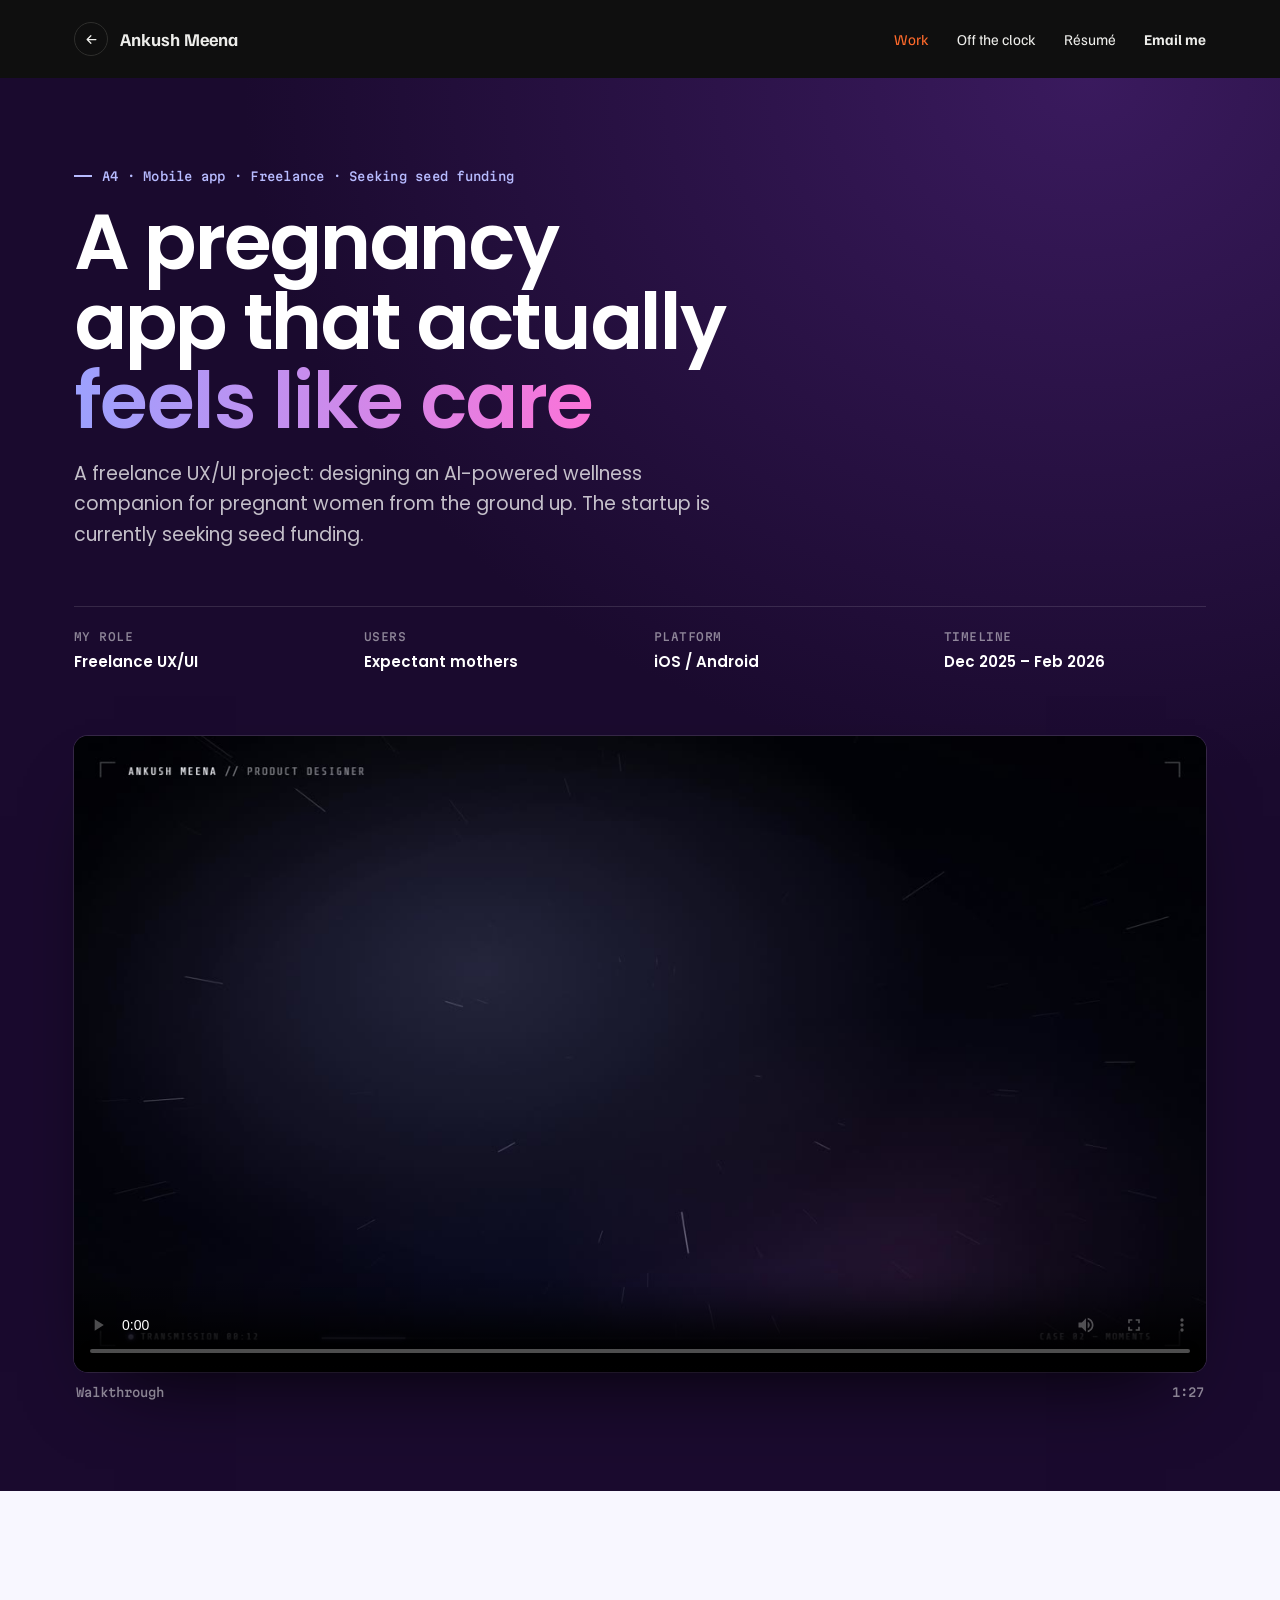
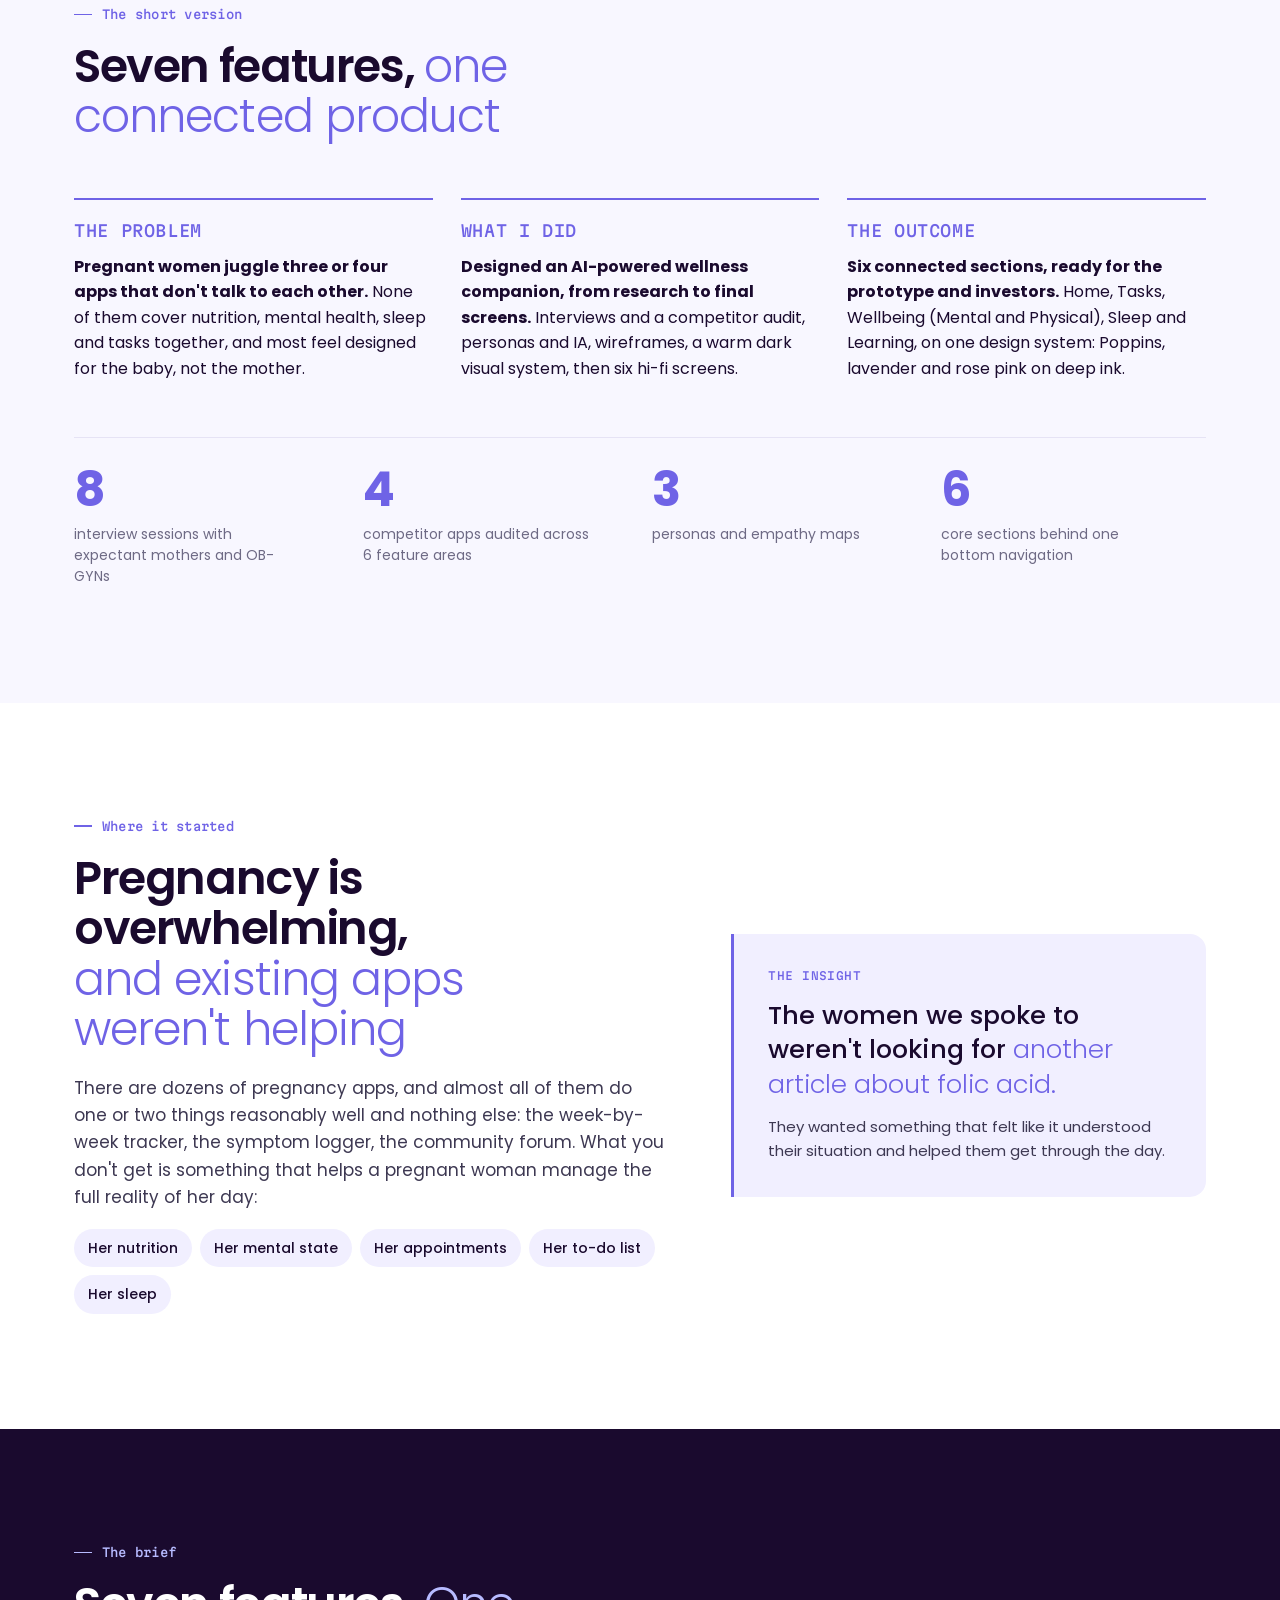
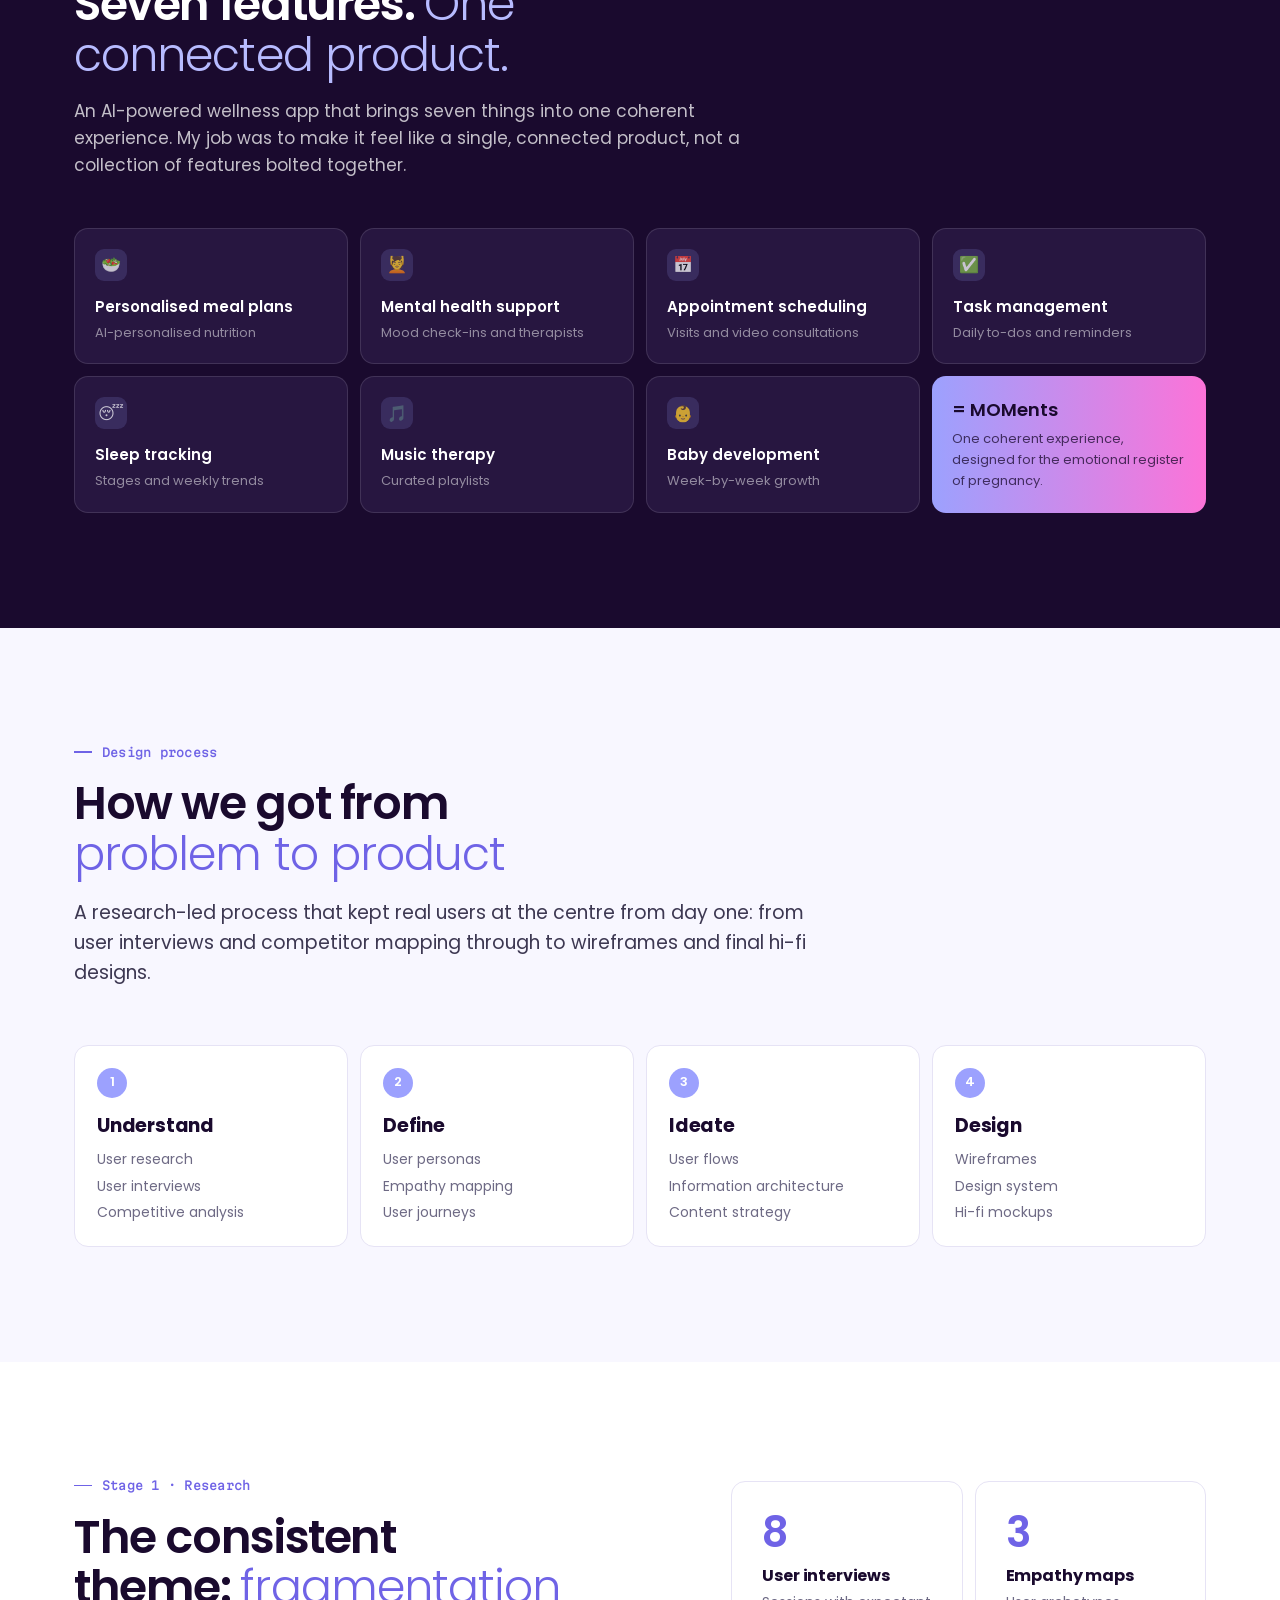
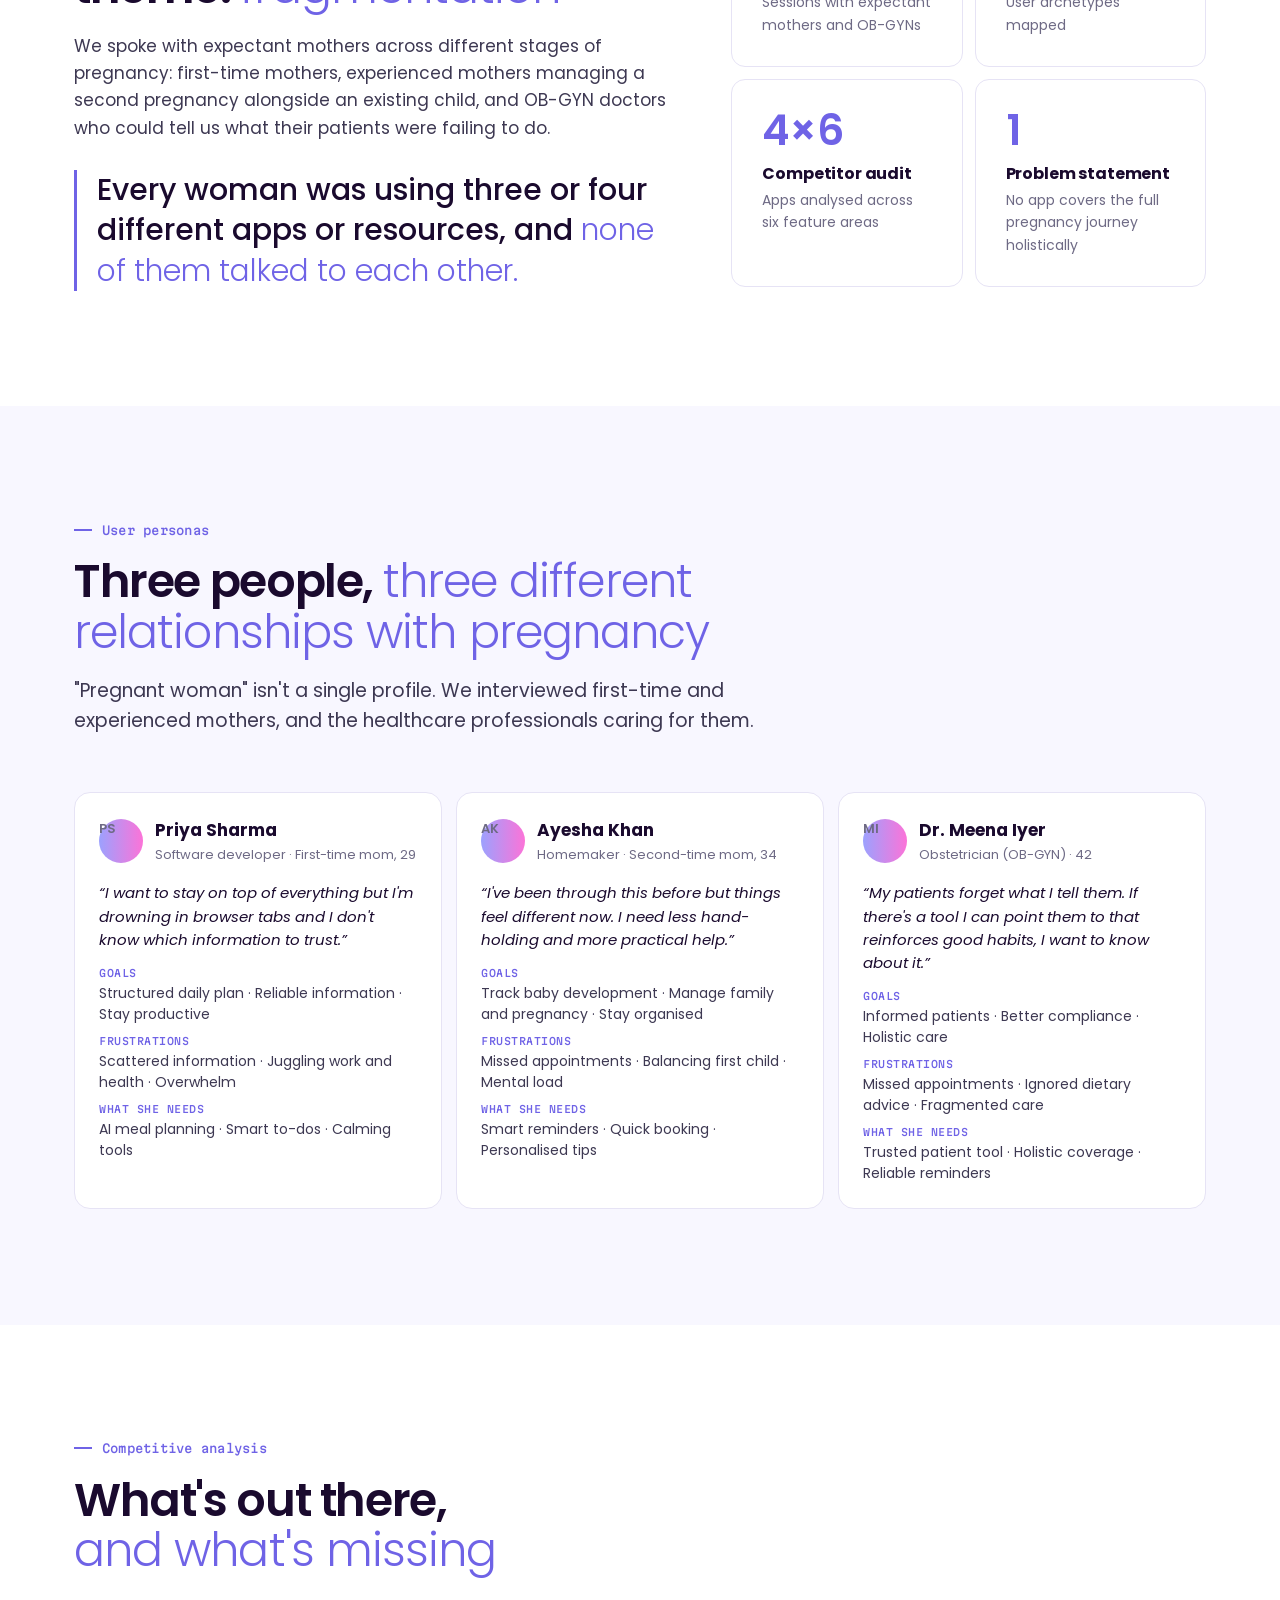
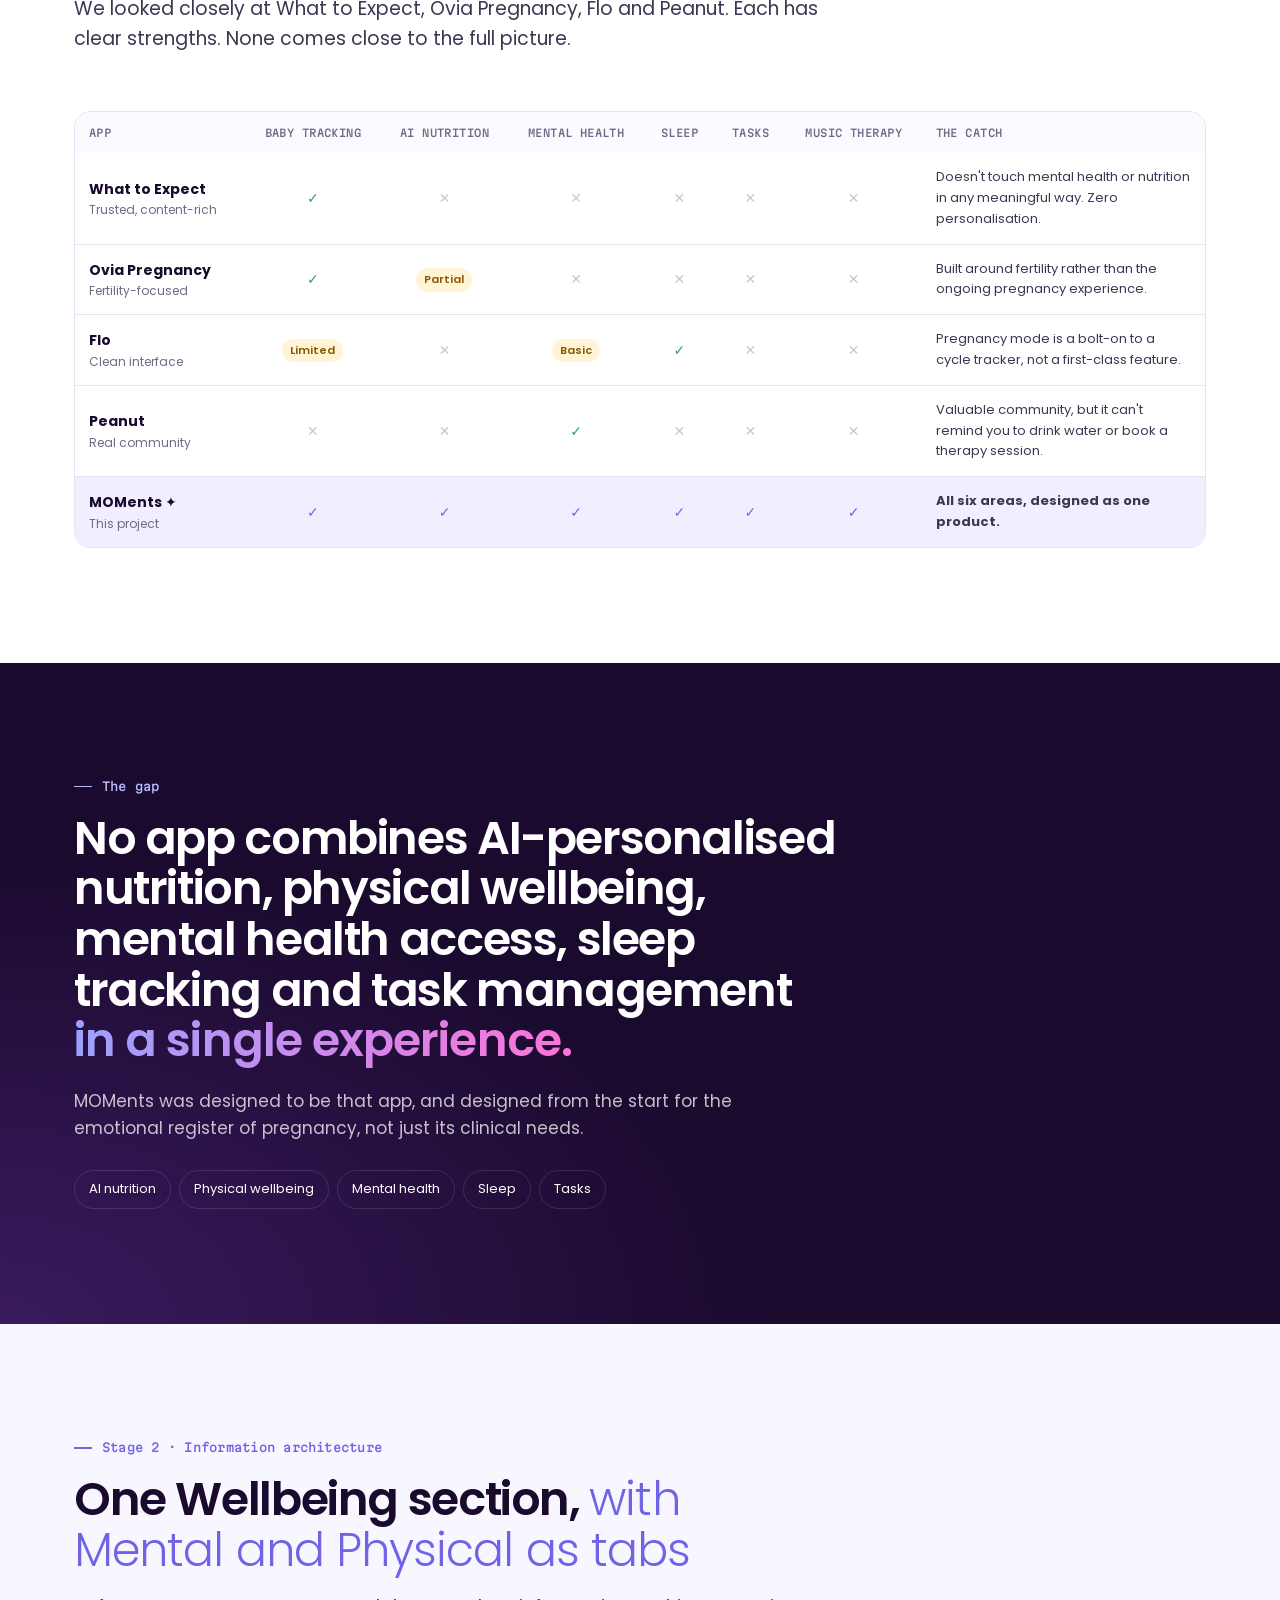
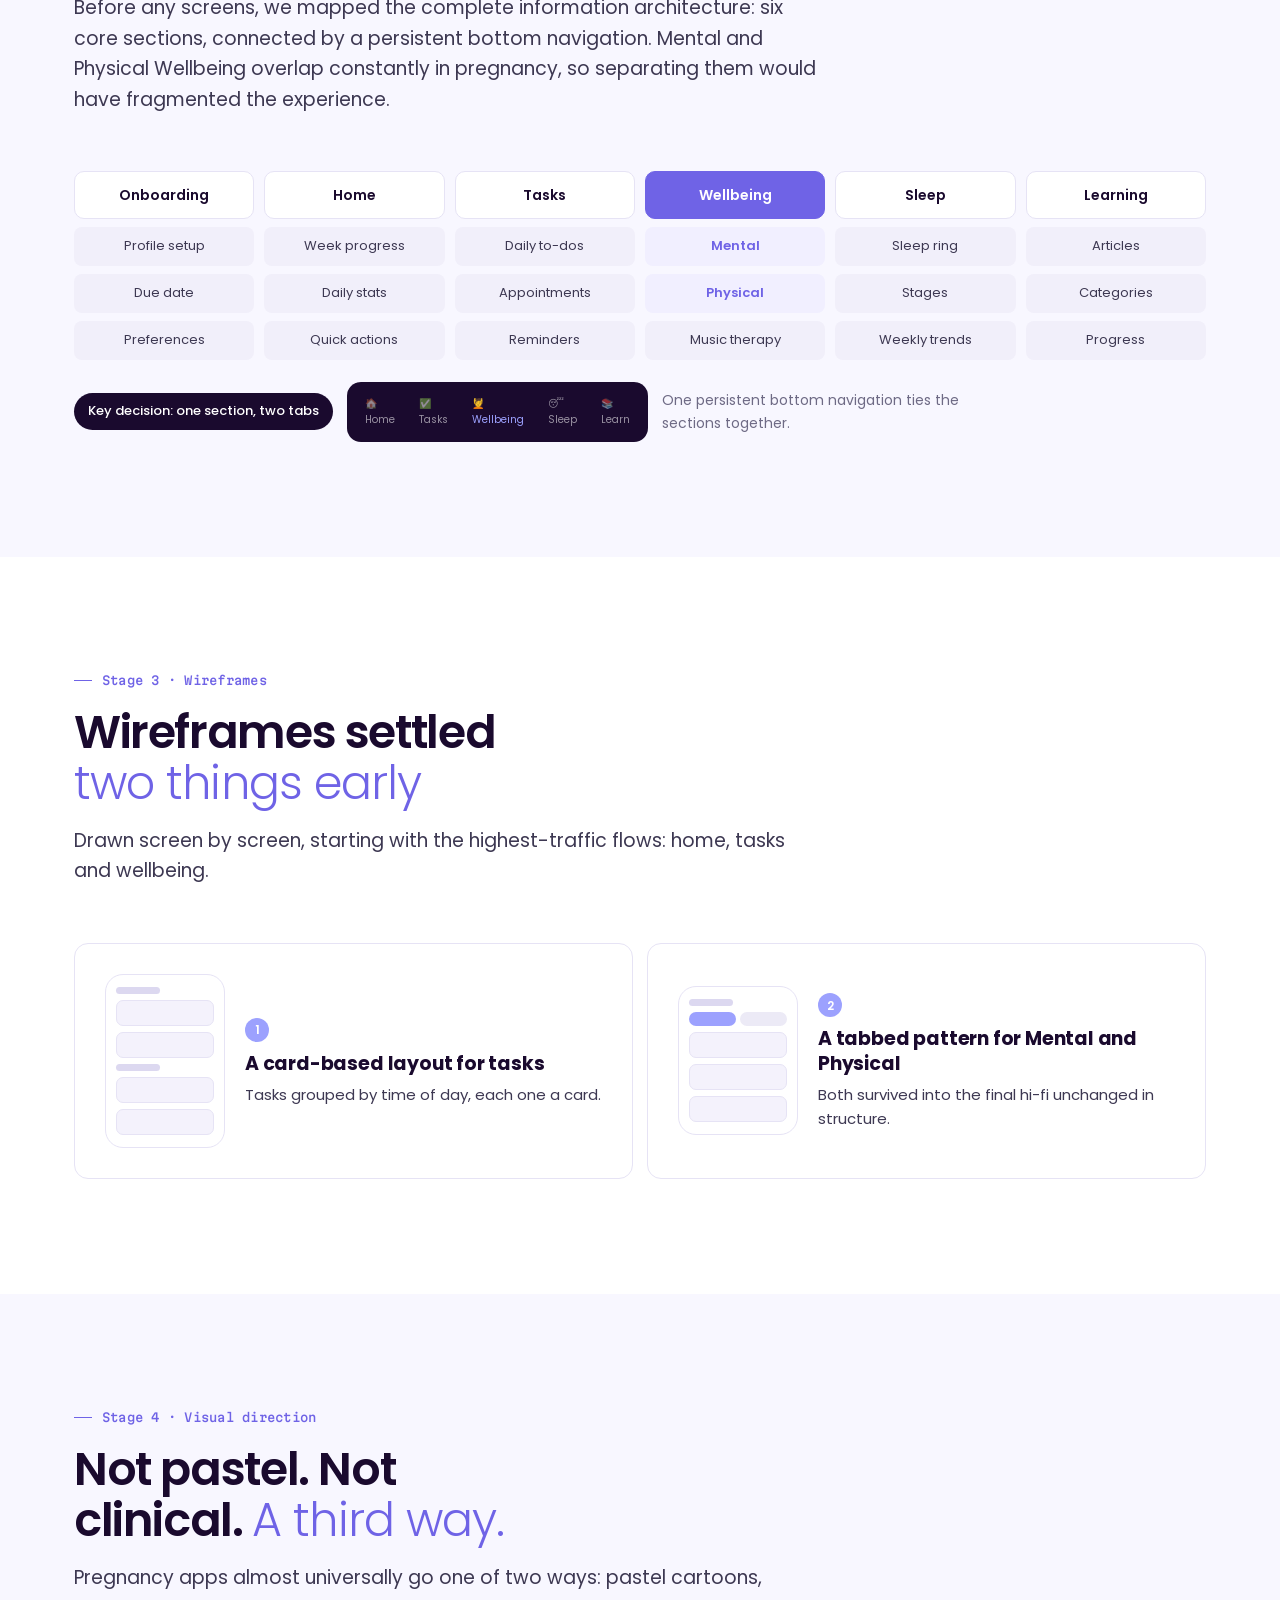
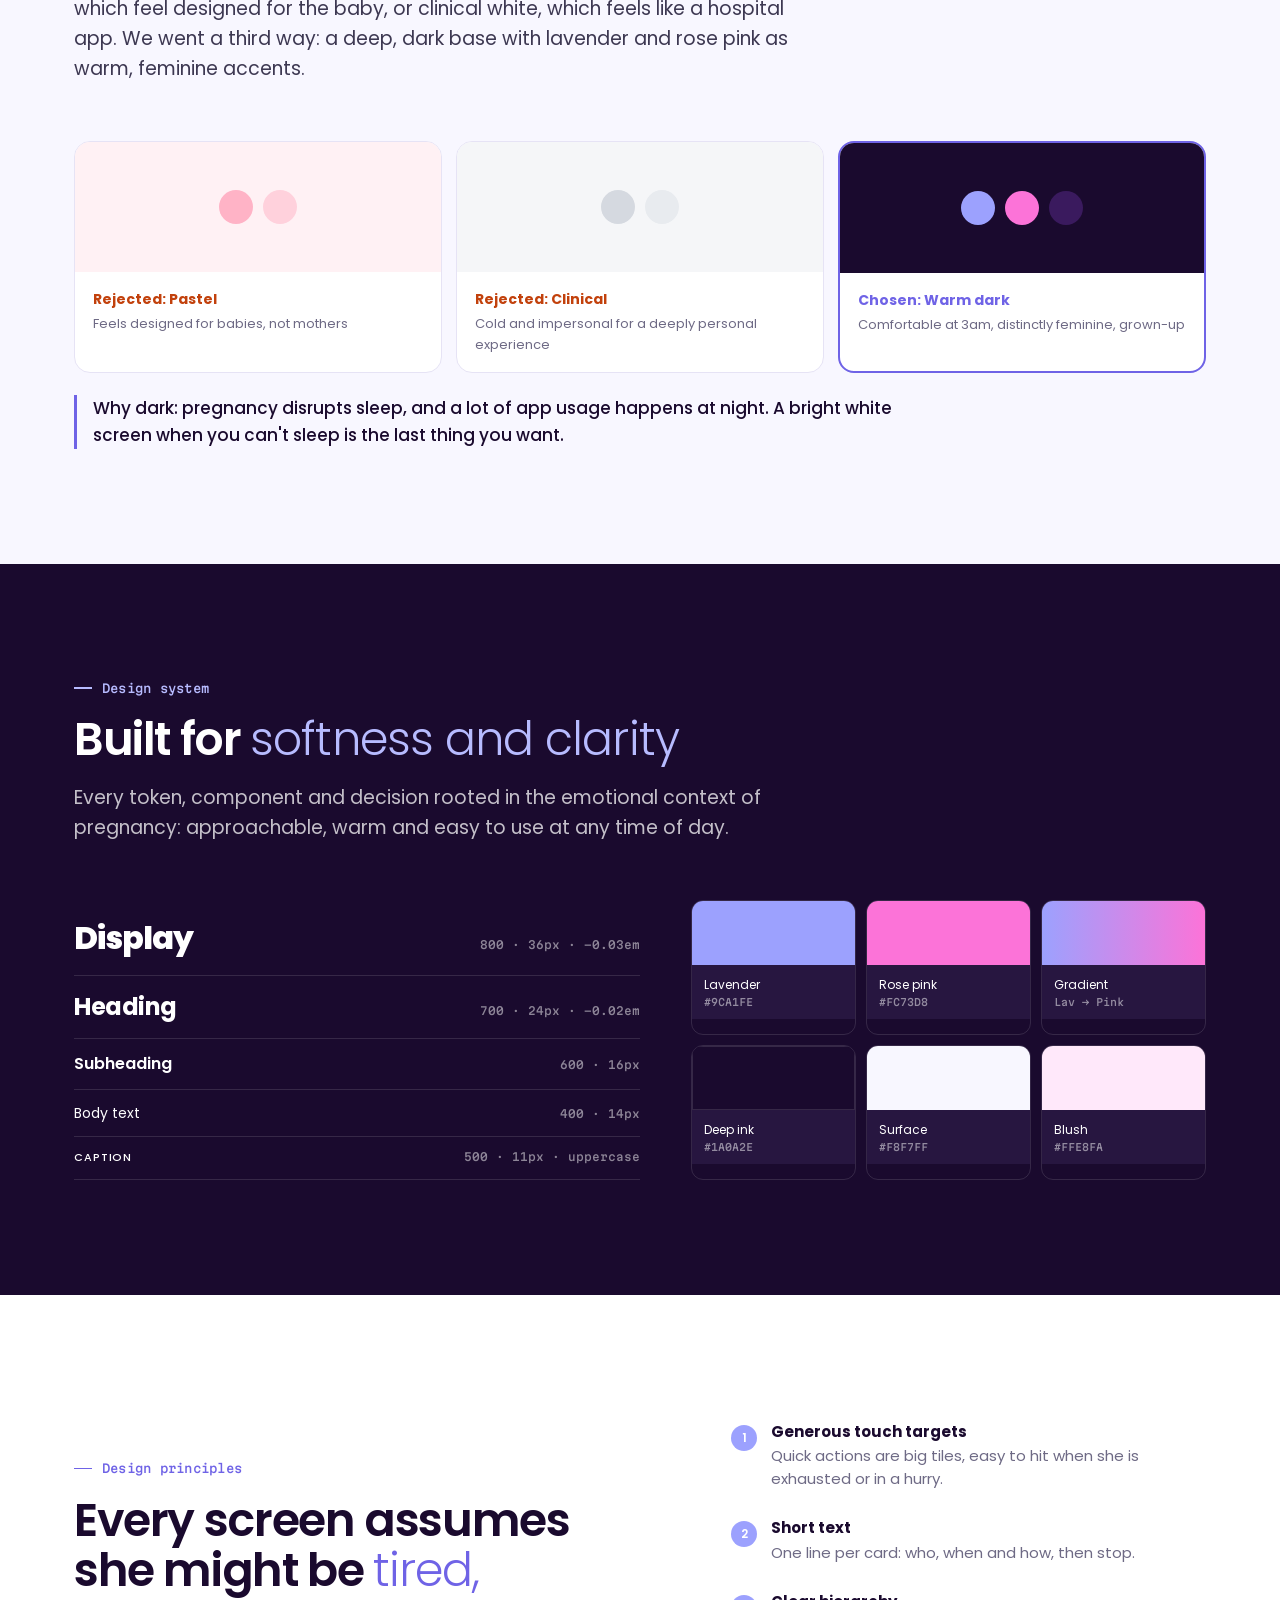
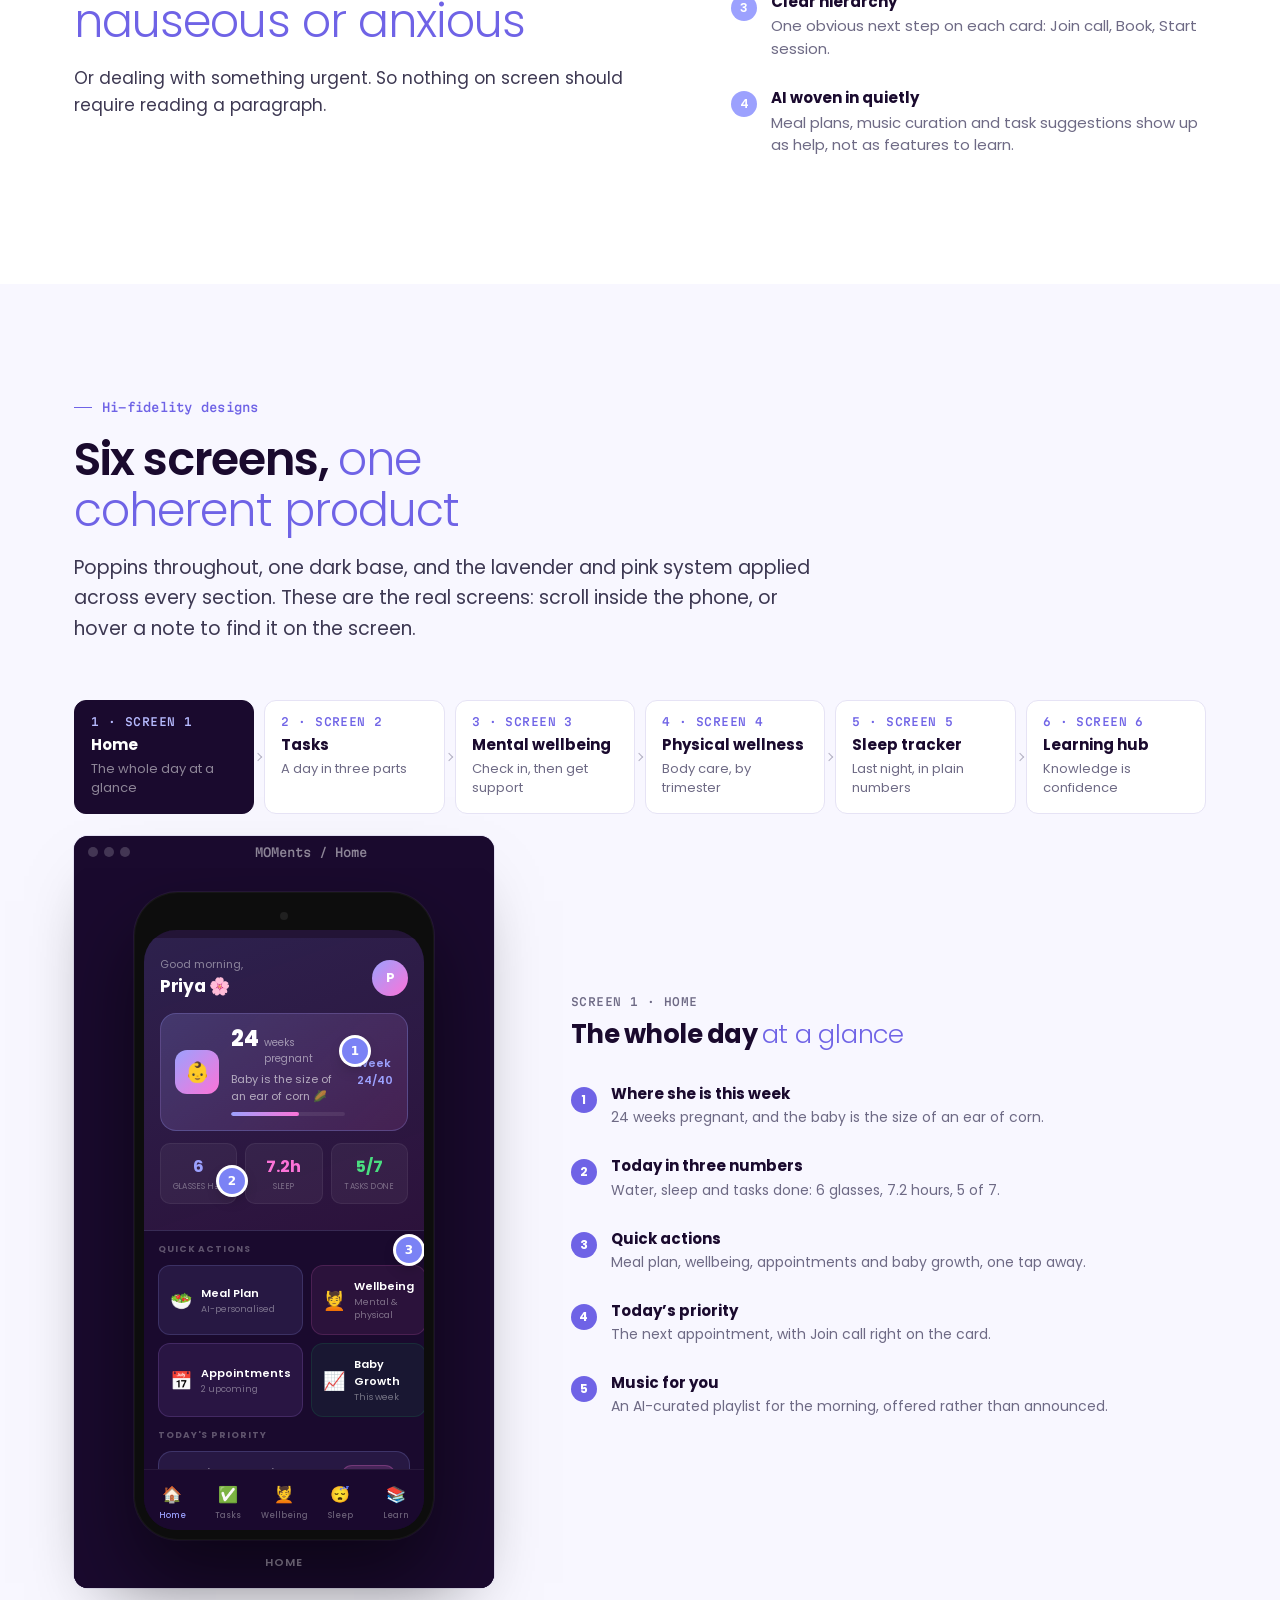
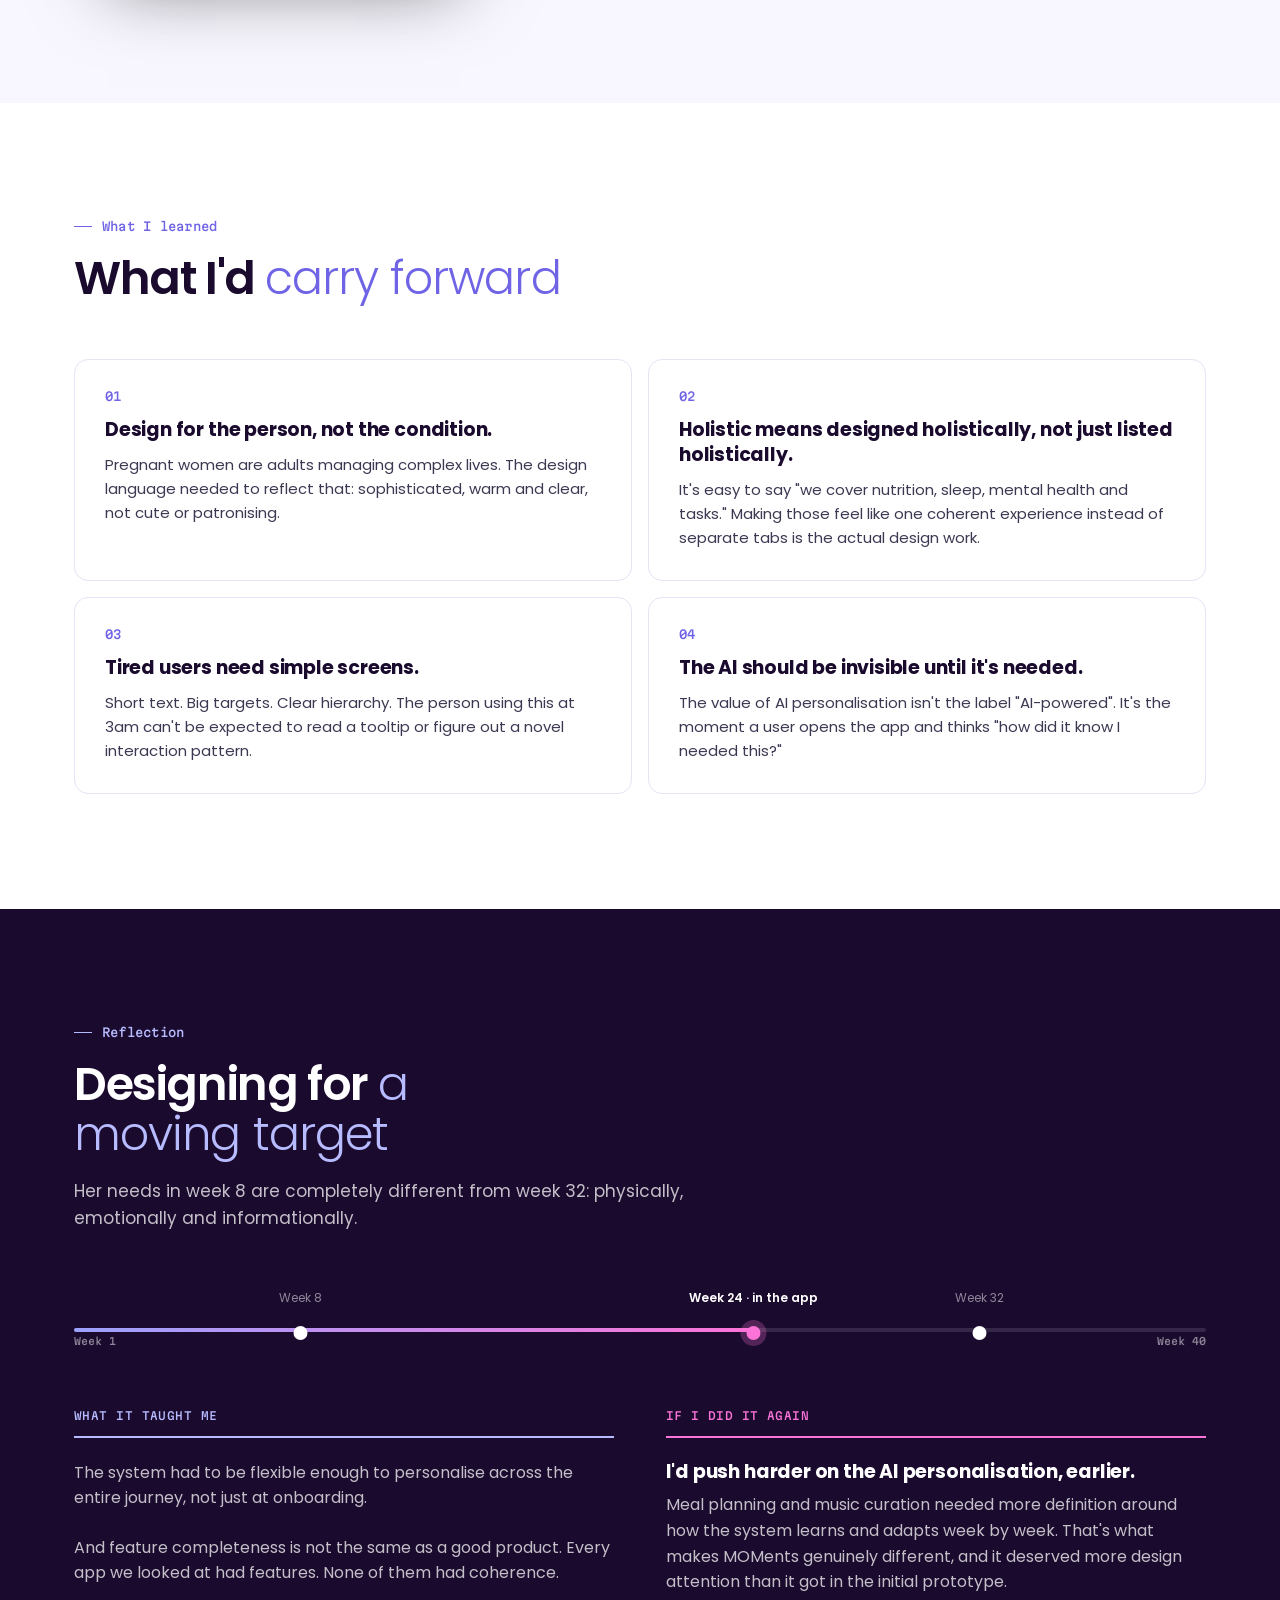
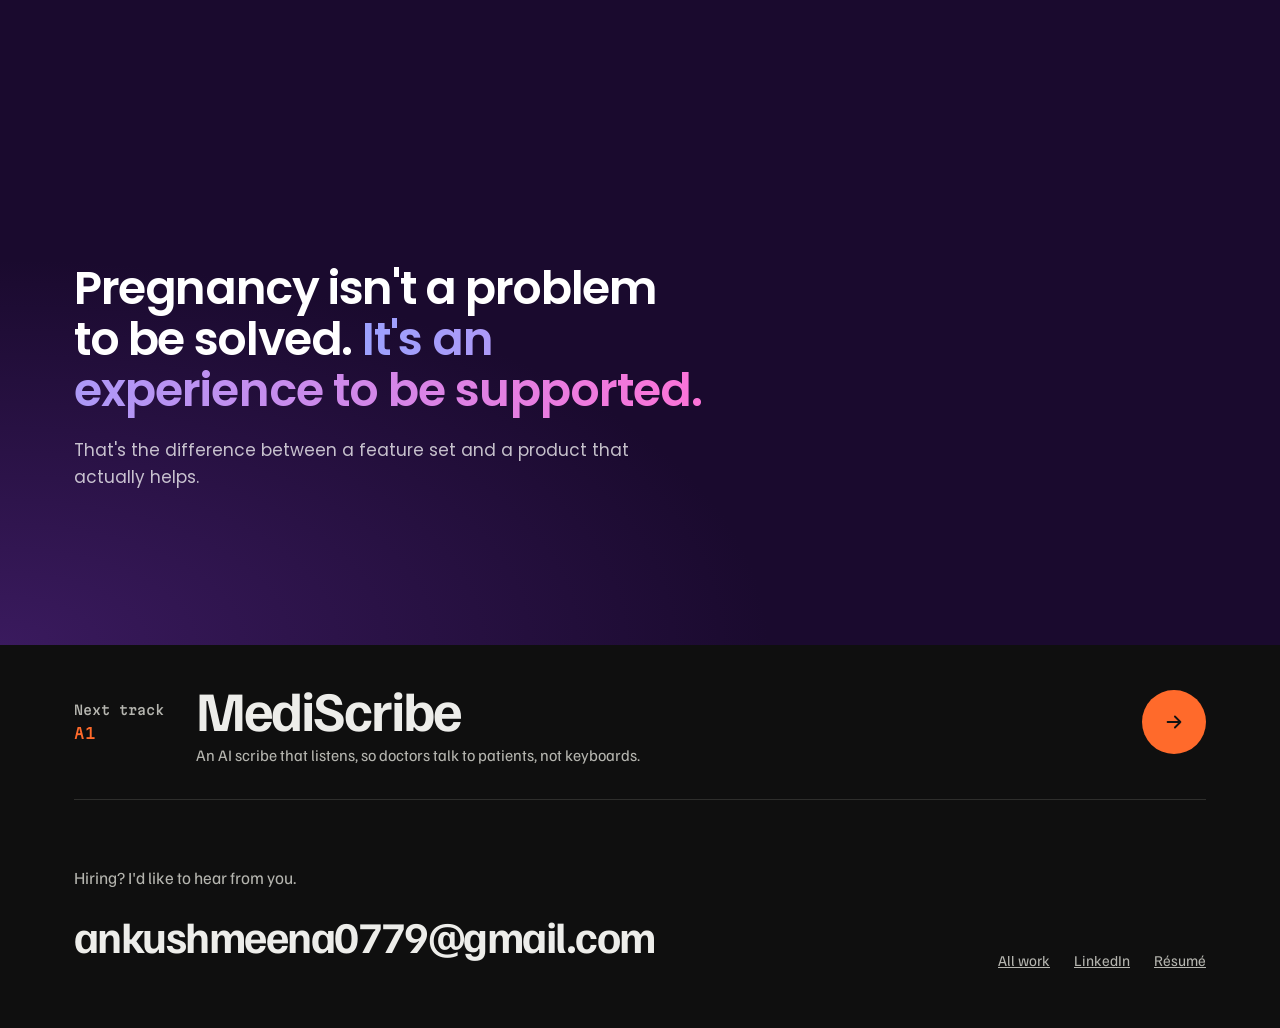
<file: cases/moments.html>
<!doctype html>
<html lang="en">
<head>
<meta charset="utf-8">
<meta name="viewport" content="width=device-width, initial-scale=1">
<title>MOMents, a case study by Ankush Meena</title>
<meta name="description" content="A freelance UX/UI project: an AI-powered pregnancy wellness companion, from 8 interviews and a competitor audit to six hi-fi screens and a design system.">
<meta property="og:title" content="MOMents, a case study by Ankush Meena">
<meta property="og:description" content="A pregnancy app that actually feels like care.">
<meta property="og:image" content="../thumbnails/moments-cover.jpg">
<link rel="icon" href="../favicon.svg" type="image/svg+xml">
<link rel="preconnect" href="https://fonts.googleapis.com">
<link rel="preconnect" href="https://fonts.gstatic.com" crossorigin>
<link href="https://fonts.googleapis.com/css2?family=Familjen+Grotesk:wght@400;500;600;700&family=Martian+Mono:wght@400;500&family=Poppins:wght@300;400;500;600;700&display=swap" rel="stylesheet">
<link rel="stylesheet" href="cs.css">
<style>
:root{
  --c-sans:'Poppins',system-ui,-apple-system,'Segoe UI',sans-serif;
  --c-em-font:'Poppins',system-ui,sans-serif; --c-em-style:normal; --c-em-weight:300;
  --c-bg:#F8F7FF; --c-line:#E6E3F5; --c-muted:#6E6A85; --c-ink:#1A0A2E; --c-body:#3D3852;
  --c-dark:#1A0A2E; --c-dark-2:#271640;
  --c-acc:#6F63E6; --c-acc-d:#B7BBFF; --c-acc-tint:#F1EFFF; --c-on-acc:#FFFFFF;
  --lav:#9CA1FE; --pink:#FC73D8; --grad:linear-gradient(90deg,#9CA1FE,#FC73D8);
}
.h1,.h2{font-weight:600;letter-spacing:-.03em}
.h1 em,.h2 em{letter-spacing:-.02em}
.hero{background:radial-gradient(120% 90% at 85% 0%,#3A1A5E 0%,#1A0A2E 55%)}
.hero .h1 em{background:var(--grad);-webkit-background-clip:text;background-clip:text;color:transparent;font-weight:600}
.dark .h2 em{color:var(--c-acc-d)}
.eyebrow{color:var(--c-acc)}

/* chips */
.need{display:flex;flex-wrap:wrap;gap:8px;margin-top:18px}
.need span{padding:8px 14px;border-radius:999px;background:var(--c-acc-tint);color:var(--c-ink);font-size:14px;font-weight:500}
.insight{background:var(--c-acc-tint);border-inline-start:3px solid var(--c-acc);border-radius:0 16px 16px 0;padding:clamp(24px,3vw,34px)}
.insight .label{color:var(--c-acc);display:block;margin-bottom:12px}
.insight .big{font-size:clamp(20px,2vw,26px);line-height:1.35;color:var(--c-ink);font-weight:500}
.insight .big em{font-style:normal;font-weight:300;color:var(--c-acc)}
.insight p{margin-top:14px;font-size:15px}

/* seven features */
.feat{display:grid;grid-template-columns:repeat(4,minmax(0,1fr));gap:12px;margin-top:clamp(32px,4vw,48px)}
.feat div{background:var(--c-dark-2);border:1px solid var(--c-dark-line);border-radius:14px;padding:20px}
.feat i{display:flex;width:32px;height:32px;border-radius:9px;align-items:center;justify-content:center;background:rgba(156,161,254,.16);font-style:normal;font-size:16px;margin-bottom:14px}
.feat b{display:block;color:#fff;font-weight:600;font-size:15px}
.feat span{display:block;font-size:13px;color:var(--c-dark-muted);margin-top:4px}
.feat .eq{background:var(--grad);border:0}
.feat .eq b{color:#1A0A2E;font-size:18px}
.feat .eq span{color:rgba(26,10,46,.75)}

/* process */
.stages{display:grid;grid-template-columns:repeat(4,minmax(0,1fr));gap:12px;position:relative}
.stages .card{padding:22px}
.stages .k{display:flex;width:30px;height:30px;border-radius:50%;align-items:center;justify-content:center;background:var(--lav);color:#fff;font-weight:600;font-size:13px;margin-bottom:16px}
.stages ul{list-style:none;margin:10px 0 0;padding:0;font-size:14px;color:var(--c-muted);display:flex;flex-direction:column;gap:4px}

/* research */
.rcards{display:grid;grid-template-columns:1fr 1fr;gap:12px}
.rcards .card b{display:block;font-size:clamp(30px,3.6vw,42px);font-weight:600;color:var(--c-acc);line-height:1;letter-spacing:-.02em}
.rcards .card .h3{font-size:16px;margin-top:12px}
.rcards .card p{font-size:14px;color:var(--c-muted);margin-top:4px}
.bigq{font-size:clamp(22px,2.4vw,30px);line-height:1.35;color:var(--c-ink);font-weight:500;padding-inline-start:20px;border-inline-start:3px solid var(--c-acc);margin-top:28px}
.bigq em{font-style:normal;font-weight:300;color:var(--c-acc)}

/* personas */
.personas{display:grid;grid-template-columns:repeat(3,minmax(0,1fr));gap:14px}
.persona{background:var(--c-card);border:1px solid var(--c-line);border-radius:16px;padding:24px;display:flex;flex-direction:column;gap:16px}
.persona .who{display:flex;gap:12px;align-items:center}
.persona .av{width:44px;height:44px;border-radius:50%;background:var(--grad);color:#1A0A2E;font-weight:600;display:flex;align-items:center;justify-content:center;flex:none}
.persona .who b{display:block;color:var(--c-ink)}
.persona .who span{display:block;font-size:13px;color:var(--c-muted)}
.persona q{font-size:15px;line-height:1.55;color:var(--c-ink);font-style:italic;quotes:"\201C" "\201D"}
.persona dl{margin:0;display:flex;flex-direction:column;gap:10px}
.persona dt{font:500 10px/1.3 var(--s-mono);text-transform:uppercase;letter-spacing:.05em;color:var(--c-acc)}
.persona dd{margin:3px 0 0;font-size:14px;line-height:1.5}

/* competitor table */
.ctable-wrap{overflow-x:auto;border:1px solid var(--c-line);border-radius:16px;background:var(--c-card)}
.ctable{width:100%;border-collapse:collapse;min-width:820px;font-size:14px}
.ctable th,.ctable td{padding:14px 14px;text-align:center;border-bottom:1px solid var(--c-line)}
.ctable thead th{font:500 10.5px/1.3 var(--s-mono);text-transform:uppercase;letter-spacing:.04em;color:var(--c-muted);background:#FBFAFF}
.ctable th[scope=row],.ctable td.catch,.ctable thead th:first-child,.ctable thead th:last-child{text-align:start}
.ctable th[scope=row] b{display:block;color:var(--c-ink)}
.ctable th[scope=row] span{display:block;font-size:12px;color:var(--c-muted);font-weight:400}
.ctable td.catch{font-size:13px;color:var(--c-body);max-width:260px}
.ctable .y{color:#2E9E6B;font-weight:700}
.ctable .n{color:#C9C5DA}
.ctable .p{display:inline-block;padding:3px 8px;border-radius:999px;background:#FFF4D6;color:#8A5A00;font-size:11px;font-weight:600}
.ctable tr.us{background:var(--c-acc-tint)}
.ctable tr.us .y{color:var(--c-acc)}
.ctable tr:last-child th,.ctable tr:last-child td{border-bottom:0}

/* the gap */
.gapsec{background:radial-gradient(100% 120% at 0% 100%,#3A1A5E 0%,#1A0A2E 60%)}
.gapsec .h2{max-width:28ch;font-size:clamp(28px,3.6vw,46px)}
.gapsec .h2 em{background:var(--grad);-webkit-background-clip:text;background-clip:text;color:transparent;font-weight:600}
.pills{display:flex;flex-wrap:wrap;gap:8px;margin-top:28px}
.pills span{padding:8px 14px;border-radius:999px;border:1px solid var(--c-dark-line);color:#fff;font-size:13px}

/* information architecture */
.ia{display:grid;grid-template-columns:repeat(6,minmax(0,1fr));gap:10px}
.ia .col{display:flex;flex-direction:column;gap:8px}
.ia .top{padding:12px;border-radius:10px;background:var(--c-card);border:1px solid var(--c-line);font-weight:600;color:var(--c-ink);text-align:center;font-size:14px}
.ia .top.key{background:var(--c-acc);border-color:var(--c-acc);color:#fff}
.ia .leaf{padding:9px 12px;border-radius:8px;background:#F1EFFA;font-size:13px;color:var(--c-body);text-align:center}
.ia .leaf.key{background:var(--c-acc-tint);color:var(--c-acc);font-weight:600}
.ia-note{display:flex;flex-wrap:wrap;align-items:center;gap:14px;margin-top:22px}
.ia-note .kd{padding:8px 14px;border-radius:999px;background:var(--c-dark);color:#fff;font-size:13px;font-weight:500}
.bnav{display:inline-flex;gap:4px;padding:8px;border-radius:14px;background:var(--c-dark)}
.bnav span{display:flex;flex-direction:column;align-items:center;gap:3px;padding:6px 10px;font-size:10px;color:rgba(255,255,255,.55)}
.bnav span.on{color:var(--lav)}

/* wireframes */
.wf{display:grid;grid-template-columns:1fr 1fr;gap:14px}
.wf .card{display:grid;grid-template-columns:120px 1fr;gap:20px;align-items:center}
.wf .ph{border:1.5px solid var(--c-line);border-radius:18px;padding:12px 10px;background:#fff;display:flex;flex-direction:column;gap:6px}
.wf .ph i{display:block;height:10px;border-radius:4px;background:#ECEAF6}
.wf .ph i.c{height:26px;border-radius:7px;background:#F4F2FC;border:1px solid #E6E3F5}
.wf .ph i.t{height:7px;width:45%;background:#DCD8F0}
.wf .tabs{display:flex;gap:4px}
.wf .tabs i{flex:1;height:14px;border-radius:7px}
.wf .tabs i.on{background:var(--lav)}
.wf .n{display:inline-flex;width:24px;height:24px;border-radius:50%;background:var(--lav);color:#fff;font-size:12px;font-weight:600;align-items:center;justify-content:center;margin-bottom:10px}

/* visual direction */
.dirs3{display:grid;grid-template-columns:repeat(3,minmax(0,1fr));gap:14px}
.dirs3 .opt{border-radius:16px;border:1px solid var(--c-line);overflow:hidden;background:var(--c-card)}
.dirs3 .sw{height:130px;display:flex;align-items:center;justify-content:center;gap:10px}
.dirs3 .sw i{width:34px;height:34px;border-radius:50%}
.dirs3 .opt div.t{padding:16px 18px}
.dirs3 .opt b{display:block;font-size:14px}
.dirs3 .opt span{display:block;font-size:13px;color:var(--c-muted);margin-top:4px}
.dirs3 .rej b{color:#C2410C}
.dirs3 .ch{border:2px solid var(--c-acc)}
.dirs3 .ch b{color:var(--c-acc)}
.why{margin-top:22px;padding-inline-start:16px;border-inline-start:3px solid var(--c-acc);max-width:80ch;color:var(--c-ink);font-weight:500}

/* design system */
.ds{display:grid;grid-template-columns:1.1fr 1fr;gap:clamp(28px,4vw,56px)}
.type-scale div{display:grid;grid-template-columns:minmax(0,1fr) auto;align-items:baseline;gap:12px;padding:12px 0;border-bottom:1px solid var(--c-dark-line);color:#fff}
.type-scale small{font:500 11px/1.3 var(--s-mono);color:var(--c-dark-muted)}
.swatches{display:grid;grid-template-columns:repeat(3,minmax(0,1fr));gap:10px}
.swatches div{border-radius:12px;overflow:hidden;border:1px solid var(--c-dark-line)}
.swatches i{display:block;height:64px}
.swatches span{display:block;padding:10px 12px;font-size:12px;color:#fff;background:var(--c-dark-2)}
.swatches span small{display:block;font:500 10px/1.3 var(--s-mono);color:var(--c-dark-muted);margin-top:2px}

/* moving target */
.journey{position:relative;margin:clamp(36px,5vw,56px) 0;height:64px}
.journey .track{position:absolute;left:0;right:0;top:40px;height:4px;border-radius:2px;background:rgba(255,255,255,.12)}
.journey .fill{position:absolute;left:0;width:60%;top:40px;height:4px;border-radius:2px;background:var(--grad)}
.journey .pt{position:absolute;top:0;transform:translateX(-50%);display:flex;flex-direction:column;align-items:center;gap:8px;font-size:12px;color:var(--c-dark-muted);white-space:nowrap}
.journey .pt i{width:14px;height:14px;border-radius:50%;background:#fff;margin-top:11px;order:2}
.journey .pt.on{color:#fff;font-weight:600}
.journey .pt.on i{background:var(--pink);box-shadow:0 0 0 6px rgba(252,115,216,.25)}
.journey .end{position:absolute;top:48px;font:500 10px/1 var(--s-mono);color:var(--c-dark-muted)}

@media (max-width:980px){
  .feat{grid-template-columns:repeat(2,minmax(0,1fr))}
  .stages{grid-template-columns:repeat(2,minmax(0,1fr))}
  .ia{grid-template-columns:repeat(3,minmax(0,1fr))}
  .ds{grid-template-columns:minmax(0,1fr)}
}
@media (max-width:760px){
  .rcards,.personas,.wf,.dirs3{grid-template-columns:minmax(0,1fr)}
  .ia{grid-template-columns:repeat(2,minmax(0,1fr))}
  .journey .pt span{font-size:10px}
}
</style>
</head>
<body>
<a class="skip" href="#main">Skip to the case study</a>

<div class="site">
  <div class="wrap">
    <nav class="nav" aria-label="Main">
      <a class="brand" href="../index.html"><span class="back" aria-hidden="true"><svg viewBox="0 0 24 24"><path d="M19 12H5M11 6l-6 6 6 6" fill="none" stroke="currentColor" stroke-width="2" stroke-linecap="round" stroke-linejoin="round"/></svg></span>Ankush Meena</a>
      <ul>
        <li><a href="../index.html#work" aria-current="page">Work</a></li>
        <li><a href="../index.html#off">Off the clock</a></li>
        <li><a href="resume.html">Résumé</a></li>
        <li><a class="strong" href="mailto:ankushmeena0779@gmail.com">Email me</a></li>
      </ul>
    </nav>
  </div>
</div>

<main id="main">

<header class="hero">
  <div class="wrap">
    <p class="eyebrow" style="color:var(--c-acc-d)">A4 · Mobile app · Freelance · Seeking seed funding</p>
    <h1 class="h1">A pregnancy app that actually <em>feels like care</em></h1>
    <p class="lede">A freelance UX/UI project: designing an AI-powered wellness companion for pregnant women from the ground up. The startup is currently seeking seed funding.</p>
    <dl class="facts">
      <div><dt>My role</dt><dd>Freelance UX/UI</dd></div>
      <div><dt>Users</dt><dd>Expectant mothers</dd></div>
      <div><dt>Platform</dt><dd>iOS / Android</dd></div>
      <div><dt>Timeline</dt><dd>Dec 2025 – Feb 2026</dd></div>
    </dl>
    <section class="cv" aria-label="MOMents walkthrough video">
      <video controls playsinline preload="metadata" poster="../thumbnails/moments-cover.jpg"><source src="../videos/moments.mp4" type="video/mp4"></video>
      <p class="cv-cap"><span>Walkthrough</span><span>1:27</span></p>
    </section>
  </div>
</header>

<section class="sec" aria-labelledby="short-h">
  <div class="wrap">
    <div class="sec-head rv">
      <p class="eyebrow">The short version</p>
      <h2 class="h2" id="short-h">Seven features, <em>one connected product</em></h2>
    </div>
    <div class="tri rv">
      <div><p class="label">The problem</p><p><strong>Pregnant women juggle three or four apps that don't talk to each other.</strong> None of them cover nutrition, mental health, sleep and tasks together, and most feel designed for the baby, not the mother.</p></div>
      <div><p class="label">What I did</p><p><strong>Designed an AI-powered wellness companion, from research to final screens.</strong> Interviews and a competitor audit, personas and IA, wireframes, a warm dark visual system, then six hi-fi screens.</p></div>
      <div><p class="label">The outcome</p><p><strong>Six connected sections, ready for the prototype and investors.</strong> Home, Tasks, Wellbeing (Mental and Physical), Sleep and Learning, on one design system: Poppins, lavender and rose pink on deep ink.</p></div>
    </div>
    <div class="stats rv">
      <div class="stat"><b>8</b><span>interview sessions with expectant mothers and OB-GYNs</span></div>
      <div class="stat"><b>4</b><span>competitor apps audited across 6 feature areas</span></div>
      <div class="stat"><b>3</b><span>personas and empathy maps</span></div>
      <div class="stat"><b>6</b><span>core sections behind one bottom navigation</span></div>
    </div>
  </div>
</section>

<section class="sec alt" aria-labelledby="start-h">
  <div class="wrap split center">
    <div class="rv">
      <p class="eyebrow">Where it started</p>
      <h2 class="h2" id="start-h">Pregnancy is overwhelming, <em>and existing apps weren't helping</em></h2>
      <p style="margin-top:20px;max-width:56ch">There are dozens of pregnancy apps, and almost all of them do one or two things reasonably well and nothing else: the week-by-week tracker, the symptom logger, the community forum. What you don't get is something that helps a pregnant woman manage the full reality of her day:</p>
      <div class="need"><span>Her nutrition</span><span>Her mental state</span><span>Her appointments</span><span>Her to-do list</span><span>Her sleep</span></div>
    </div>
    <aside class="insight rv">
      <span class="label">The insight</span>
      <p class="big">The women we spoke to weren't looking for <em>another article about folic acid.</em></p>
      <p>They wanted something that felt like it understood their situation and helped them get through the day.</p>
    </aside>
  </div>
</section>

<section class="sec dark" aria-labelledby="brief-h">
  <div class="wrap">
    <div class="rv">
      <p class="eyebrow">The brief</p>
      <h2 class="h2" id="brief-h">Seven features. <em>One connected product.</em></h2>
      <p style="margin-top:18px;max-width:62ch">An AI-powered wellness app that brings seven things into one coherent experience. My job was to make it feel like a single, connected product, not a collection of features bolted together.</p>
    </div>
    <div class="feat rv">
      <div><i>🥗</i><b>Personalised meal plans</b><span>AI-personalised nutrition</span></div>
      <div><i>💆</i><b>Mental health support</b><span>Mood check-ins and therapists</span></div>
      <div><i>📅</i><b>Appointment scheduling</b><span>Visits and video consultations</span></div>
      <div><i>✅</i><b>Task management</b><span>Daily to-dos and reminders</span></div>
      <div><i>😴</i><b>Sleep tracking</b><span>Stages and weekly trends</span></div>
      <div><i>🎵</i><b>Music therapy</b><span>Curated playlists</span></div>
      <div><i>👶</i><b>Baby development</b><span>Week-by-week growth</span></div>
      <div class="eq"><b>= MOMents</b><span>One coherent experience, designed for the emotional register of pregnancy.</span></div>
    </div>
  </div>
</section>

<section class="sec" aria-labelledby="proc-h">
  <div class="wrap">
    <div class="sec-head rv">
      <p class="eyebrow">Design process</p>
      <h2 class="h2" id="proc-h">How we got from <em>problem to product</em></h2>
      <p class="lede">A research-led process that kept real users at the centre from day one: from user interviews and competitor mapping through to wireframes and final hi-fi designs.</p>
    </div>
    <div class="stages rv">
      <div class="card"><span class="k">1</span><h3 class="h3">Understand</h3><ul><li>User research</li><li>User interviews</li><li>Competitive analysis</li></ul></div>
      <div class="card"><span class="k">2</span><h3 class="h3">Define</h3><ul><li>User personas</li><li>Empathy mapping</li><li>User journeys</li></ul></div>
      <div class="card"><span class="k">3</span><h3 class="h3">Ideate</h3><ul><li>User flows</li><li>Information architecture</li><li>Content strategy</li></ul></div>
      <div class="card"><span class="k">4</span><h3 class="h3">Design</h3><ul><li>Wireframes</li><li>Design system</li><li>Hi-fi mockups</li></ul></div>
    </div>
  </div>
</section>

<section class="sec alt" aria-labelledby="res-h">
  <div class="wrap split center">
    <div class="rv">
      <p class="eyebrow">Stage 1 · Research</p>
      <h2 class="h2" id="res-h">The consistent theme: <em>fragmentation</em></h2>
      <p style="margin-top:20px;max-width:56ch">We spoke with expectant mothers across different stages of pregnancy: first-time mothers, experienced mothers managing a second pregnancy alongside an existing child, and OB-GYN doctors who could tell us what their patients were failing to do.</p>
      <p class="bigq">Every woman was using three or four different apps or resources, and <em>none of them talked to each other.</em></p>
    </div>
    <div class="rcards rv">
      <div class="card"><b>8</b><h3 class="h3">User interviews</h3><p>Sessions with expectant mothers and OB-GYNs</p></div>
      <div class="card"><b>3</b><h3 class="h3">Empathy maps</h3><p>User archetypes mapped</p></div>
      <div class="card"><b>4×6</b><h3 class="h3">Competitor audit</h3><p>Apps analysed across six feature areas</p></div>
      <div class="card"><b>1</b><h3 class="h3">Problem statement</h3><p>No app covers the full pregnancy journey holistically</p></div>
    </div>
  </div>
</section>

<section class="sec" aria-labelledby="per-h">
  <div class="wrap">
    <div class="sec-head rv">
      <p class="eyebrow">User personas</p>
      <h2 class="h2" id="per-h">Three people, <em>three different relationships with pregnancy</em></h2>
      <p class="lede">"Pregnant woman" isn't a single profile. We interviewed first-time and experienced mothers, and the healthcare professionals caring for them.</p>
    </div>
    <div class="personas rv">
      <article class="persona">
        <div class="who"><span class="av">PS</span><div><b>Priya Sharma</b><span>Software developer · First-time mom, 29</span></div></div>
        <q>I want to stay on top of everything but I'm drowning in browser tabs and I don't know which information to trust.</q>
        <dl><div><dt>Goals</dt><dd>Structured daily plan · Reliable information · Stay productive</dd></div>
        <div><dt>Frustrations</dt><dd>Scattered information · Juggling work and health · Overwhelm</dd></div>
        <div><dt>What she needs</dt><dd>AI meal planning · Smart to-dos · Calming tools</dd></div></dl>
      </article>
      <article class="persona">
        <div class="who"><span class="av">AK</span><div><b>Ayesha Khan</b><span>Homemaker · Second-time mom, 34</span></div></div>
        <q>I've been through this before but things feel different now. I need less hand-holding and more practical help.</q>
        <dl><div><dt>Goals</dt><dd>Track baby development · Manage family and pregnancy · Stay organised</dd></div>
        <div><dt>Frustrations</dt><dd>Missed appointments · Balancing first child · Mental load</dd></div>
        <div><dt>What she needs</dt><dd>Smart reminders · Quick booking · Personalised tips</dd></div></dl>
      </article>
      <article class="persona">
        <div class="who"><span class="av">MI</span><div><b>Dr. Meena Iyer</b><span>Obstetrician (OB-GYN) · 42</span></div></div>
        <q>My patients forget what I tell them. If there's a tool I can point them to that reinforces good habits, I want to know about it.</q>
        <dl><div><dt>Goals</dt><dd>Informed patients · Better compliance · Holistic care</dd></div>
        <div><dt>Frustrations</dt><dd>Missed appointments · Ignored dietary advice · Fragmented care</dd></div>
        <div><dt>What she needs</dt><dd>Trusted patient tool · Holistic coverage · Reliable reminders</dd></div></dl>
      </article>
    </div>
  </div>
</section>

<section class="sec alt" aria-labelledby="comp-h">
  <div class="wrap">
    <div class="sec-head rv">
      <p class="eyebrow">Competitive analysis</p>
      <h2 class="h2" id="comp-h">What's out there, <em>and what's missing</em></h2>
      <p class="lede">We looked closely at What to Expect, Ovia Pregnancy, Flo and Peanut. Each has clear strengths. None comes close to the full picture.</p>
    </div>
    <div class="ctable-wrap rv">
      <table class="ctable">
        <thead><tr><th scope="col">App</th><th scope="col">Baby tracking</th><th scope="col">AI nutrition</th><th scope="col">Mental health</th><th scope="col">Sleep</th><th scope="col">Tasks</th><th scope="col">Music therapy</th><th scope="col">The catch</th></tr></thead>
        <tbody>
          <tr><th scope="row"><b>What to Expect</b><span>Trusted, content-rich</span></th><td class="y">✓</td><td class="n">✕</td><td class="n">✕</td><td class="n">✕</td><td class="n">✕</td><td class="n">✕</td><td class="catch">Doesn't touch mental health or nutrition in any meaningful way. Zero personalisation.</td></tr>
          <tr><th scope="row"><b>Ovia Pregnancy</b><span>Fertility-focused</span></th><td class="y">✓</td><td><span class="p">Partial</span></td><td class="n">✕</td><td class="n">✕</td><td class="n">✕</td><td class="n">✕</td><td class="catch">Built around fertility rather than the ongoing pregnancy experience.</td></tr>
          <tr><th scope="row"><b>Flo</b><span>Clean interface</span></th><td><span class="p">Limited</span></td><td class="n">✕</td><td><span class="p">Basic</span></td><td class="y">✓</td><td class="n">✕</td><td class="n">✕</td><td class="catch">Pregnancy mode is a bolt-on to a cycle tracker, not a first-class feature.</td></tr>
          <tr><th scope="row"><b>Peanut</b><span>Real community</span></th><td class="n">✕</td><td class="n">✕</td><td class="y">✓</td><td class="n">✕</td><td class="n">✕</td><td class="n">✕</td><td class="catch">Valuable community, but it can't remind you to drink water or book a therapy session.</td></tr>
          <tr class="us"><th scope="row"><b>MOMents ✦</b><span>This project</span></th><td class="y">✓</td><td class="y">✓</td><td class="y">✓</td><td class="y">✓</td><td class="y">✓</td><td class="y">✓</td><td class="catch"><strong>All six areas, designed as one product.</strong></td></tr>
        </tbody>
      </table>
    </div>
  </div>
</section>

<section class="sec dark gapsec" aria-labelledby="gap-h">
  <div class="wrap rv">
    <p class="eyebrow">The gap</p>
    <h2 class="h2" id="gap-h">No app combines AI-personalised nutrition, physical wellbeing, mental health access, sleep tracking and task management <em>in a single experience.</em></h2>
    <p style="margin-top:22px;max-width:60ch">MOMents was designed to be that app, and designed from the start for the emotional register of pregnancy, not just its clinical needs.</p>
    <div class="pills"><span>AI nutrition</span><span>Physical wellbeing</span><span>Mental health</span><span>Sleep</span><span>Tasks</span></div>
  </div>
</section>

<section class="sec" aria-labelledby="ia-h">
  <div class="wrap">
    <div class="sec-head rv">
      <p class="eyebrow">Stage 2 · Information architecture</p>
      <h2 class="h2" id="ia-h">One Wellbeing section, <em>with Mental and Physical as tabs</em></h2>
      <p class="lede">Before any screens, we mapped the complete information architecture: six core sections, connected by a persistent bottom navigation. Mental and Physical Wellbeing overlap constantly in pregnancy, so separating them would have fragmented the experience.</p>
    </div>
    <div class="ia rv">
      <div class="col"><span class="top">Onboarding</span><span class="leaf">Profile setup</span><span class="leaf">Due date</span><span class="leaf">Preferences</span></div>
      <div class="col"><span class="top">Home</span><span class="leaf">Week progress</span><span class="leaf">Daily stats</span><span class="leaf">Quick actions</span></div>
      <div class="col"><span class="top">Tasks</span><span class="leaf">Daily to-dos</span><span class="leaf">Appointments</span><span class="leaf">Reminders</span></div>
      <div class="col"><span class="top key">Wellbeing</span><span class="leaf key">Mental</span><span class="leaf key">Physical</span><span class="leaf">Music therapy</span></div>
      <div class="col"><span class="top">Sleep</span><span class="leaf">Sleep ring</span><span class="leaf">Stages</span><span class="leaf">Weekly trends</span></div>
      <div class="col"><span class="top">Learning</span><span class="leaf">Articles</span><span class="leaf">Categories</span><span class="leaf">Progress</span></div>
    </div>
    <div class="ia-note rv">
      <span class="kd">Key decision: one section, two tabs</span>
      <span class="bnav" aria-label="Bottom navigation"><span>🏠<br>Home</span><span>✅<br>Tasks</span><span class="on">💆<br>Wellbeing</span><span>😴<br>Sleep</span><span>📚<br>Learn</span></span>
      <span style="font-size:14px;color:var(--c-muted);max-width:38ch">One persistent bottom navigation ties the sections together.</span>
    </div>
  </div>
</section>

<section class="sec alt" aria-labelledby="wf-h">
  <div class="wrap">
    <div class="sec-head rv">
      <p class="eyebrow">Stage 3 · Wireframes</p>
      <h2 class="h2" id="wf-h">Wireframes settled <em>two things early</em></h2>
      <p class="lede">Drawn screen by screen, starting with the highest-traffic flows: home, tasks and wellbeing.</p>
    </div>
    <div class="wf rv">
      <div class="card">
        <div class="ph" aria-hidden="true"><i class="t"></i><i class="c"></i><i class="c"></i><i class="t"></i><i class="c"></i><i class="c"></i></div>
        <div><span class="n">1</span><h3 class="h3">A card-based layout for tasks</h3><p style="margin-top:6px;font-size:15px">Tasks grouped by time of day, each one a card.</p></div>
      </div>
      <div class="card">
        <div class="ph" aria-hidden="true"><i class="t"></i><div class="tabs"><i class="on"></i><i></i></div><i class="c"></i><i class="c"></i><i class="c"></i></div>
        <div><span class="n">2</span><h3 class="h3">A tabbed pattern for Mental and Physical</h3><p style="margin-top:6px;font-size:15px">Both survived into the final hi-fi unchanged in structure.</p></div>
      </div>
    </div>
  </div>
</section>

<section class="sec" aria-labelledby="vis-h">
  <div class="wrap">
    <div class="sec-head rv">
      <p class="eyebrow">Stage 4 · Visual direction</p>
      <h2 class="h2" id="vis-h">Not pastel. Not clinical. <em>A third way.</em></h2>
      <p class="lede">Pregnancy apps almost universally go one of two ways: pastel cartoons, which feel designed for the baby, or clinical white, which feels like a hospital app. We went a third way: a deep, dark base with lavender and rose pink as warm, feminine accents.</p>
    </div>
    <div class="dirs3 rv">
      <div class="opt rej"><div class="sw" style="background:#FFF1F4"><i style="background:#FFB3C6"></i><i style="background:#FFD1DC"></i></div><div class="t"><b>Rejected: Pastel</b><span>Feels designed for babies, not mothers</span></div></div>
      <div class="opt rej"><div class="sw" style="background:#F5F6F8"><i style="background:#D5D9E0"></i><i style="background:#E8EBEF"></i></div><div class="t"><b>Rejected: Clinical</b><span>Cold and impersonal for a deeply personal experience</span></div></div>
      <div class="opt ch"><div class="sw" style="background:#1A0A2E"><i style="background:#9CA1FE"></i><i style="background:#FC73D8"></i><i style="background:#3A1A5E"></i></div><div class="t"><b>Chosen: Warm dark</b><span>Comfortable at 3am, distinctly feminine, grown-up</span></div></div>
    </div>
    <p class="why rv">Why dark: pregnancy disrupts sleep, and a lot of app usage happens at night. A bright white screen when you can't sleep is the last thing you want.</p>
  </div>
</section>

<section class="sec dark" aria-labelledby="ds-h">
  <div class="wrap">
    <div class="sec-head rv">
      <p class="eyebrow">Design system</p>
      <h2 class="h2" id="ds-h">Built for <em>softness and clarity</em></h2>
      <p class="lede">Every token, component and decision rooted in the emotional context of pregnancy: approachable, warm and easy to use at any time of day.</p>
    </div>
    <div class="ds rv">
      <div class="type-scale" aria-label="Typography, Poppins">
        <div><span style="font-size:32px;font-weight:800;letter-spacing:-.03em">Display</span><small>800 · 36px · −0.03em</small></div>
        <div><span style="font-size:24px;font-weight:700;letter-spacing:-.02em">Heading</span><small>700 · 24px · −0.02em</small></div>
        <div><span style="font-size:16px;font-weight:600">Subheading</span><small>600 · 16px</small></div>
        <div><span style="font-size:14px">Body text</span><small>400 · 14px</small></div>
        <div><span style="font-size:11px;font-weight:500;text-transform:uppercase;letter-spacing:.08em">Caption</span><small>500 · 11px · uppercase</small></div>
      </div>
      <div class="swatches" aria-label="Colour tokens">
        <div><i style="background:#9CA1FE"></i><span>Lavender<small>#9CA1FE</small></span></div>
        <div><i style="background:#FC73D8"></i><span>Rose pink<small>#FC73D8</small></span></div>
        <div><i style="background:var(--grad)"></i><span>Gradient<small>Lav → Pink</small></span></div>
        <div><i style="background:#1A0A2E;box-shadow:inset 0 0 0 1px rgba(255,255,255,.12)"></i><span>Deep ink<small>#1A0A2E</small></span></div>
        <div><i style="background:#F8F7FF"></i><span>Surface<small>#F8F7FF</small></span></div>
        <div><i style="background:#FFE8FA"></i><span>Blush<small>#FFE8FA</small></span></div>
      </div>
    </div>
  </div>
</section>

<section class="sec alt" aria-labelledby="pr-h">
  <div class="wrap split center">
    <div class="rv">
      <p class="eyebrow">Design principles</p>
      <h2 class="h2" id="pr-h">Every screen assumes she might be <em>tired, nauseous or anxious</em></h2>
      <p style="margin-top:18px;max-width:52ch">Or dealing with something urgent. So nothing on screen should require reading a paragraph.</p>
    </div>
    <ol class="notes rv" style="list-style:none;margin:0;padding:0;display:flex;flex-direction:column;gap:4px">
      <li style="display:grid;grid-template-columns:28px 1fr;gap:12px;padding:12px"><span class="n" style="width:26px;height:26px;border-radius:50%;background:var(--lav);color:#fff;font:600 12px/26px var(--c-sans);text-align:center">1</span><div><b style="color:var(--c-ink)">Generous touch targets</b><span style="display:block;color:var(--c-muted);font-size:15px">Quick actions are big tiles, easy to hit when she is exhausted or in a hurry.</span></div></li>
      <li style="display:grid;grid-template-columns:28px 1fr;gap:12px;padding:12px"><span class="n" style="width:26px;height:26px;border-radius:50%;background:var(--lav);color:#fff;font:600 12px/26px var(--c-sans);text-align:center">2</span><div><b style="color:var(--c-ink)">Short text</b><span style="display:block;color:var(--c-muted);font-size:15px">One line per card: who, when and how, then stop.</span></div></li>
      <li style="display:grid;grid-template-columns:28px 1fr;gap:12px;padding:12px"><span class="n" style="width:26px;height:26px;border-radius:50%;background:var(--lav);color:#fff;font:600 12px/26px var(--c-sans);text-align:center">3</span><div><b style="color:var(--c-ink)">Clear hierarchy</b><span style="display:block;color:var(--c-muted);font-size:15px">One obvious next step on each card: Join call, Book, Start session.</span></div></li>
      <li style="display:grid;grid-template-columns:28px 1fr;gap:12px;padding:12px"><span class="n" style="width:26px;height:26px;border-radius:50%;background:var(--lav);color:#fff;font:600 12px/26px var(--c-sans);text-align:center">4</span><div><b style="color:var(--c-ink)">AI woven in quietly</b><span style="display:block;color:var(--c-muted);font-size:15px">Meal plans, music curation and task suggestions show up as help, not as features to learn.</span></div></li>
    </ol>
  </div>
</section>

<section class="sec" id="proto" aria-labelledby="hifi-h">
  <div class="wrap">
    <div class="sec-head rv">
      <p class="eyebrow">Hi-fidelity designs</p>
      <h2 class="h2" id="hifi-h">Six screens, <em>one coherent product</em></h2>
      <p class="lede">Poppins throughout, one dark base, and the lavender and pink system applied across every section. These are the real screens: scroll inside the phone, or hover a note to find it on the screen.</p>
    </div>
    <ul class="flow rv" role="tablist" aria-label="App screens"></ul>
    <div class="proto rv" id="proto-panel" role="tabpanel">
      <div>
        <div class="frame">
          <div class="frame-bar"><span class="dots" aria-hidden="true"><i></i><i></i><i></i></span><span class="url">MOMents</span><a href="moments-app.html" target="_blank" rel="noopener">Full screen ↗</a></div>
          <div class="viewport"><div class="loading">Loading the screens…</div></div>
        </div>
      </div>
      <div class="notes" aria-live="polite"></div>
    </div>
  </div>
</section>

<section class="sec alt" aria-labelledby="learn-h">
  <div class="wrap">
    <div class="sec-head rv">
      <p class="eyebrow">What I learned</p>
      <h2 class="h2" id="learn-h">What I'd <em>carry forward</em></h2>
    </div>
    <div class="learn rv">
      <div class="card"><span class="num">01</span><h3 class="h3">Design for the person, not the condition.</h3><p>Pregnant women are adults managing complex lives. The design language needed to reflect that: sophisticated, warm and clear, not cute or patronising.</p></div>
      <div class="card"><span class="num">02</span><h3 class="h3">Holistic means designed holistically, not just listed holistically.</h3><p>It's easy to say "we cover nutrition, sleep, mental health and tasks." Making those feel like one coherent experience instead of separate tabs is the actual design work.</p></div>
      <div class="card"><span class="num">03</span><h3 class="h3">Tired users need simple screens.</h3><p>Short text. Big targets. Clear hierarchy. The person using this at 3am can't be expected to read a tooltip or figure out a novel interaction pattern.</p></div>
      <div class="card"><span class="num">04</span><h3 class="h3">The AI should be invisible until it's needed.</h3><p>The value of AI personalisation isn't the label "AI-powered". It's the moment a user opens the app and thinks "how did it know I needed this?"</p></div>
    </div>
  </div>
</section>

<section class="sec dark" aria-labelledby="mt-h">
  <div class="wrap">
    <div class="rv">
      <p class="eyebrow">Reflection</p>
      <h2 class="h2" id="mt-h">Designing for <em>a moving target</em></h2>
      <p style="margin-top:18px;max-width:60ch">Her needs in week 8 are completely different from week 32: physically, emotionally and informationally.</p>
    </div>
    <div class="journey rv" aria-hidden="true">
      <div class="track"></div><div class="fill"></div>
      <div class="pt" style="left:20%"><span>Week 8</span><i></i></div>
      <div class="pt on" style="left:60%"><span>Week 24 · in the app</span><i></i></div>
      <div class="pt" style="left:80%"><span>Week 32</span><i></i></div>
      <span class="end" style="left:0">Week 1</span><span class="end" style="right:0">Week 40</span>
    </div>
    <div class="kc rv">
      <div class="col keep">
        <span class="label" style="color:var(--c-acc-d);border-color:var(--c-acc-d)">What it taught me</span>
        <div class="item"><p style="margin:0">The system had to be flexible enough to personalise across the entire journey, not just at onboarding.</p></div>
        <div class="item"><p style="margin:0">And feature completeness is not the same as a good product. Every app we looked at had features. None of them had coherence.</p></div>
      </div>
      <div class="col">
        <span class="label" style="color:var(--pink);border-color:var(--pink)">If I did it again</span>
        <div class="item"><h3 class="h3">I'd push harder on the AI personalisation, earlier.</h3><p>Meal planning and music curation needed more definition around how the system learns and adapts week by week. That's what makes MOMents genuinely different, and it deserved more design attention than it got in the initial prototype.</p></div>
      </div>
    </div>
  </div>
</section>

<section class="closing gapsec dark" aria-labelledby="close-h">
  <div class="wrap rv">
    <h2 class="h2" id="close-h">Pregnancy isn't a problem to be solved. <em>It's an experience to be supported.</em></h2>
    <p style="margin-top:22px;max-width:56ch">That's the difference between a feature set and a product that actually helps.</p>
  </div>
</section>

</main>

<div class="site">
  <div class="wrap">
    <a class="next" href="mediscribe.html">
      <span class="nlabel">Next track<b>A1</b></span>
      <span class="ntitle">MediScribe<span class="ndesc">An AI scribe that listens, so doctors talk to patients, not keyboards.</span></span>
      <span class="ngo" aria-hidden="true"><svg viewBox="0 0 24 24"><path d="M5 12h14M13 6l6 6-6 6" fill="none" stroke="currentColor" stroke-width="2" stroke-linecap="round" stroke-linejoin="round"/></svg></span>
    </a>
    <footer>
      <div>
        <p class="f-lead">Hiring? I'd like to hear from you.</p>
        <a class="f-mail" href="mailto:ankushmeena0779@gmail.com">ankushmeena0779@gmail.com</a>
      </div>
      <div class="f-links">
        <a href="../index.html#work">All work</a>
        <a href="https://linkedin.com/in/ankushmeena" rel="noopener" target="_blank">LinkedIn</a>
        <a href="resume.html">Résumé</a>
      </div>
    </footer>
  </div>
</div>

<div class="mail-pop" id="mail-pop" role="status" aria-live="polite">
  <span class="mp-msg"><b>Copied</b> ankushmeena0779@gmail.com</span>
  <a class="mp-gmail" href="https://mail.google.com/mail/?view=cm&amp;fs=1&amp;to=ankushmeena0779@gmail.com" target="_blank" rel="noopener">Open in Gmail</a>
  <a href="mailto:ankushmeena0779@gmail.com">Mail app</a>
  <button type="button" id="mail-close" aria-label="Dismiss">Close</button>
</div>

<script>
window.CS_PROTO = {
  app: 'moments-app.html', host: 'MOMents', title: 'MOMents app screens',
  device: 'phone', vw: 420, vh: 720, bg: '#1A0A2E', color: '#7B82F5', ring: 'rgba(156,161,254,.35)',
  screens: [
    { id: 'home', step: 'Screen 1', name: 'Home', cap: 'The whole day at a glance',
      kicker: 'Screen 1 · Home', title: 'The whole day <em>at a glance</em>',
      marks: [
        { n: 1, t: 'Where she is this week', d: '24 weeks pregnant, and the baby is the size of an ear of corn.', sel: '#slot-home', txt: 'weeks pregnant', x: 1, y: .5, dx: 10 },
        { n: 2, t: 'Today in three numbers', d: 'Water, sleep and tasks done: 6 glasses, 7.2 hours, 5 of 7.', sel: '#slot-home', txt: 'Glasses H', x: 1, y: 0, dx: 4 },
        { n: 3, t: 'Quick actions', d: 'Meal plan, wellbeing, appointments and baby growth, one tap away.', sel: '#slot-home', txt: 'Quick Actions', x: 1, y: .5, dx: 10 },
        { n: 4, t: 'Today’s priority', d: 'The next appointment, with Join call right on the card.', sel: '#slot-home', txt: 'Join call', x: 1, y: .5, dx: 12 },
        { n: 5, t: 'Music for you', d: 'An AI-curated playlist for the morning, offered rather than announced.', sel: '#slot-home', txt: 'Morning Calm Playlist', x: 1, y: .5, dx: 10 }
      ] },
    { id: 'tasks', step: 'Screen 2', name: 'Tasks', cap: 'A day in three parts',
      kicker: 'Screen 2 · Tasks', title: 'A day in three parts, <em>not one long list</em>',
      marks: [
        { n: 1, t: 'Status at a glance', d: '5 remaining, 2 done, 1 high priority.', sel: '#slot-tasks', txt: '5 remaining', x: 0, y: .5, dx: -2 },
        { n: 2, t: 'Grouped by time of day', d: 'Morning, afternoon and evening.', sel: '#slot-tasks', txt: 'Afternoon', x: 1, y: .5, dx: 10 },
        { n: 3, t: 'Done, but still visible', d: 'Completed tasks stay in place, ticked and struck through.', sel: '#slot-tasks', txt: 'Take prenatal vitamins', x: 1, y: .5, dx: 10 },
        { n: 4, t: 'Priority on every task', d: 'High, Medium and Low tags, in the same soft palette.', sel: '#slot-tasks', txt: 'High', x: 0, y: .5, dx: -14 },
        { n: 5, t: 'Appointments live with to-dos', d: 'Missed appointments came up with Ayesha and Dr. Iyer, so visits sit in the same list as everything else.', sel: '#slot-tasks', txt: '8:00 PM · Video', x: 1, y: .5, dx: 10 },
        { n: 6, t: 'Add a task', d: 'A dashed card at the end of the list.', sel: '#slot-tasks', txt: 'Add a task', x: 1, y: .5, dx: 10 }
      ] },
    { id: 'mental', step: 'Screen 3', name: 'Mental wellbeing', cap: 'Check in, then get support',
      kicker: 'Screen 3 · Mental wellbeing', title: 'Check in, <em>then get support</em>',
      marks: [
        { n: 1, t: 'Mood check-in', d: 'Five faces and one tap: how are you feeling today?', sel: '#slot-mental', txt: 'mood check-in', x: 1, y: .5, dx: 10 },
        { n: 2, t: 'Mental and Physical tabs', d: 'One Wellbeing section with two tabs, because the two overlap constantly in pregnancy.', sel: '#slot-mental', txt: 'Physical', x: 1, y: .5, dx: 10 },
        { n: 3, t: 'Recommended therapists', d: 'Experience, rating, price and availability, with Book on the card.', sel: '#slot-mental', txt: 'Recommended Therapists', x: 1, y: .5, dx: 10 },
        { n: 4, t: 'Music therapy', d: 'A morning playlist, curated for week 24.', sel: '#slot-mental', txt: 'Curated for week 24', x: 1, y: .5, dx: 6 },
        { n: 5, t: 'Breathing exercise', d: '4-7-8 breathing in five minutes, to reduce anxiety.', sel: '#slot-mental', txt: '4-7-8 Breathing', x: 1, y: .5, dx: 10 }
      ] },
    { id: 'physical', step: 'Screen 4', name: 'Physical wellness', cap: 'Body care, by trimester',
      kicker: 'Screen 4 · Physical wellness', title: 'Body care, <em>matched to the trimester</em>',
      marks: [
        { n: 1, t: 'Trimester selector', d: 'Trimester 1, 2 or 3; she is in trimester 2.', sel: '#slot-physical', txt: 'Trimester 2', x: .5, y: 0, dy: -4 },
        { n: 2, t: 'Today’s yoga session', d: 'Gentle prenatal yoga: 25 minutes, low impact, one Start button.', sel: '#slot-physical', txt: 'Start Session', x: 1, y: .5, dx: 14 },
        { n: 3, t: 'Hydration', d: '1.5 L of a 2 L goal, counted in glasses.', sel: '#slot-physical .hydration-row', x: 0, y: 0, dx: 6, dy: 4 },
        { n: 4, t: 'AI-personalised meals', d: 'Breakfast, lunch and dinner, each with calories and why it helps: fibre, iron and folate, easy on the stomach.', sel: '#slot-physical .meal-row', i: 0, x: 1, y: 0, dx: -12, dy: 2 }
      ] },
    { id: 'sleep', step: 'Screen 5', name: 'Sleep tracker', cap: 'Last night, in plain numbers',
      kicker: 'Screen 5 · Sleep tracker', title: 'Last night, <em>in plain numbers</em>',
      marks: [
        { n: 1, t: 'Sleep ring', d: '7.2 hours, with a quality rating: Good.', sel: '#slot-sleep', txt: 'Sleep quality:', x: 0, y: .5, dx: -14 },
        { n: 2, t: 'Fell asleep, woke up', d: '10:48 PM to 6:02 AM.', sel: '#slot-sleep', txt: '10:48 PM', x: 0, y: .5, dx: -14 },
        { n: 3, t: 'Sleep stages', d: 'Deep, light, REM and awake in one stacked bar.', sel: '#slot-sleep', txt: 'Sleep Stages', x: 1, y: .5, dx: 10 },
        { n: 4, t: 'This week', d: 'Seven nights side by side, with today highlighted.', sel: '#slot-sleep', txt: 'This Week', x: 1, y: .5, dx: 10 },
        { n: 5, t: 'A gentle tip', d: 'Try a body pillow for side sleeping.', sel: '#slot-sleep', txt: 'Try a body pillow', x: 0, y: 0, dx: -6 }
      ] },
    { id: 'learn', step: 'Screen 6', name: 'Learning hub', cap: 'Knowledge is confidence',
      kicker: 'Screen 6 · Learning hub', title: 'Knowledge <em>is confidence</em>',
      marks: [
        { n: 1, t: 'Featured this week', d: 'Understanding your baby’s movements in week 24, by Dr. Meena Iyer, OB-GYN.', sel: '#slot-learn', txt: 'Featured this week', x: 1, y: .5, dx: 10 },
        { n: 2, t: 'Categories', d: 'Nutrition, mental health, labour, baby care and exercise.', sel: '#slot-learn', txt: 'Labour', x: .5, y: 0, dy: -4 },
        { n: 3, t: 'Progress on every article', d: 'Read time, topic and how far she got.', sel: '#slot-learn', txt: 'Superfoods for the second trimester', x: 1, y: .5, dx: 6 },
        { n: 4, t: 'Short reads', d: 'Four to seven minutes each, across sleep, appointments and wellbeing.', sel: '#slot-learn', txt: 'What to expect at your 24-week scan', x: 1, y: .5, dx: 6 }
      ] }
  ]
};
</script>
<script src="cs.js"></script>
</body>
</html>
</file>
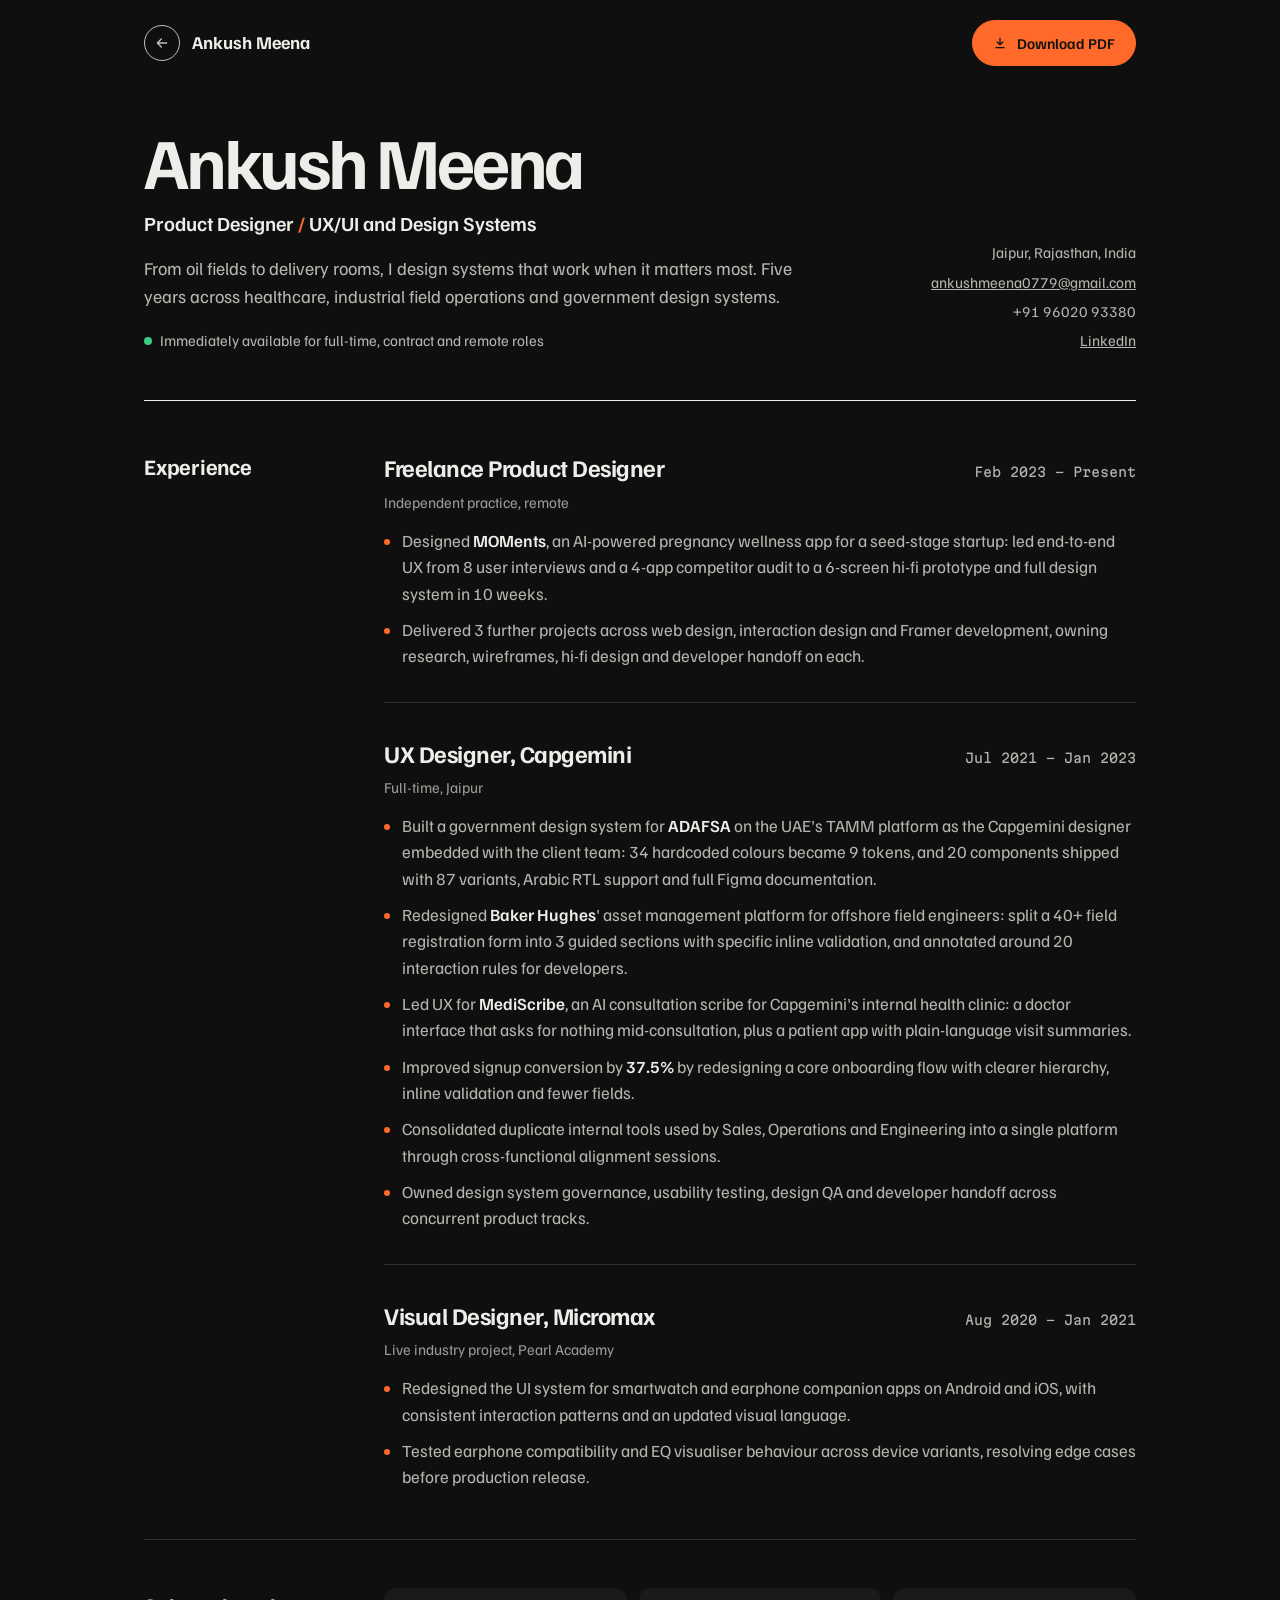
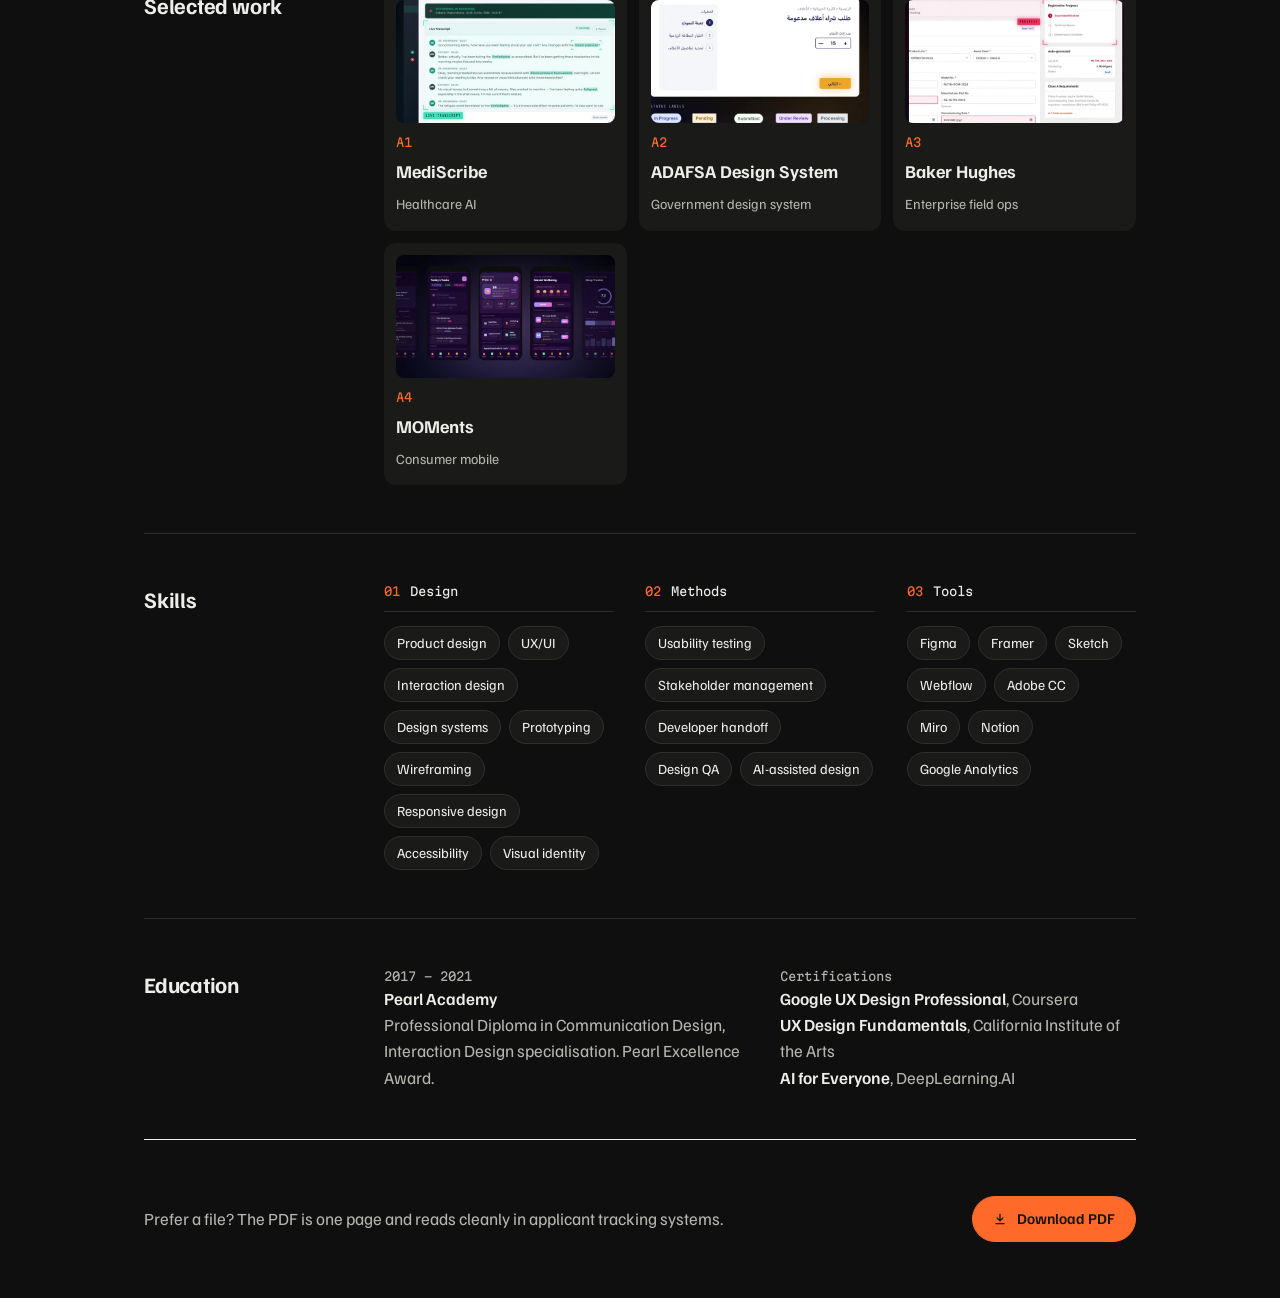
<file: cases/resume.html>
<!doctype html>
<html lang="en">
<head>
<meta charset="utf-8">
<meta name="viewport" content="width=device-width, initial-scale=1, viewport-fit=cover">
<title>Résumé, Ankush Meena</title>
<meta name="description" content="Ankush Meena, product designer. Five years across healthcare, industrial field ops and government design systems.">
<meta name="theme-color" content="#0F0F0F">
<link rel="icon" href="../favicon.svg" type="image/svg+xml">
<link rel="preconnect" href="https://fonts.googleapis.com">
<link rel="preconnect" href="https://fonts.gstatic.com" crossorigin>
<link href="https://fonts.googleapis.com/css2?family=Familjen+Grotesk:wght@400;500;600;700&family=Martian+Mono:wght@400;500&display=swap" rel="stylesheet">
<style>
:root{--bg:#0F0F0F;--ink:#EDEDEA;--muted:#B5B5AF;--muted-2:#9A9A94;--line:#2E2E2C;--panel:#1A1A19;--accent:#FF6A2B;--on-accent:#131313;--ok:#3CCB7F;--ease:cubic-bezier(.16,1,.3,1);
  --sans:'Familjen Grotesk',system-ui,-apple-system,'Segoe UI',sans-serif;--mono:'Martian Mono',ui-monospace,Menlo,monospace;color-scheme:dark}
*,*::before,*::after{box-sizing:border-box}
html,body{overflow-x:clip}
body{margin:0;background:var(--bg);color:var(--ink);font-family:var(--sans);font-size:17px;line-height:1.55;-webkit-font-smoothing:antialiased}
a{color:var(--ink)}a:hover{color:#fff}
:focus-visible{outline:2px solid var(--accent);outline-offset:3px;border-radius:4px}
.wrap{max-width:1040px;margin:0 auto;padding:0 24px}
.mono{font-family:var(--mono)}
nav{display:flex;justify-content:space-between;align-items:center;gap:16px;padding:20px 0}
.back{display:inline-flex;align-items:center;gap:12px;text-decoration:none;font-weight:700;font-size:18px}
.back .arr{width:36px;height:36px;border-radius:50%;border:1px solid var(--ink);display:flex;align-items:center;justify-content:center;opacity:.8;transition:opacity .2s,background-color .2s}
.back:hover .arr{opacity:1;background:rgba(255,255,255,.08)}
.back svg{width:16px;height:16px}
.btn{display:inline-flex;align-items:center;gap:10px;min-height:46px;padding:0 20px;border-radius:999px;font:600 15px/1 var(--sans);text-decoration:none;border:1.5px solid var(--ink);color:var(--ink);background:transparent;cursor:pointer;transition:transform .2s var(--ease),background-color .2s}
.btn:active{transform:translateY(1px) scale(.98)}
.btn-accent{background:var(--accent);border-color:var(--accent);color:var(--on-accent)}
.btn-accent:hover{color:var(--on-accent);background:#FF7D45}
.btn svg{width:14px;height:14px}

header.top{padding:40px 0 48px;border-bottom:1.5px solid var(--ink);display:flex;flex-wrap:wrap;justify-content:space-between;align-items:flex-end;gap:28px}
h1{margin:0;font-size:clamp(44px,6vw,72px);line-height:.95;letter-spacing:-.045em;font-weight:700}
.role{margin:14px 0 0;font-size:20px;font-weight:600}
.role span{color:var(--accent)}
.lede{margin:16px 0 0;max-width:36em;color:var(--muted);font-size:18px}
.status{display:inline-flex;align-items:center;gap:8px;margin-top:18px;font-size:15px;color:var(--muted)}
.status::before{content:"";width:8px;height:8px;border-radius:50%;background:var(--ok)}
.contact{display:flex;flex-direction:column;gap:6px;font-size:15px;color:var(--muted);text-align:right}
.contact a{color:var(--muted)}

section{padding:48px 0;border-bottom:1px solid var(--line)}
.sec{display:grid;grid-template-columns:200px minmax(0,1fr);gap:24px 40px}
h2{margin:0;font-size:22px;letter-spacing:-.01em;font-weight:700}
.job{padding:0 0 32px}
.job+.job{padding-top:32px;border-top:1px solid var(--line)}
.job:last-child{padding-bottom:0}
.job-h{display:flex;flex-wrap:wrap;justify-content:space-between;align-items:baseline;gap:6px 16px}
.job-h h3{margin:0;font-size:24px;letter-spacing:-.02em;font-weight:700}
.job-h .dates{font-family:var(--mono);font-size:13px;color:var(--muted)}
.where{margin:4px 0 14px;color:var(--muted-2);font-size:15px}
ul{margin:0;padding-left:18px;display:flex;flex-direction:column;gap:10px}
li{color:var(--muted)}
li::marker{color:var(--accent)}
li strong{color:var(--ink);font-weight:600}

.works{list-style:none;padding:0;display:grid;grid-template-columns:repeat(auto-fit,minmax(min(100%,210px),1fr));gap:12px}
.works li{color:var(--ink)}
.works a{display:flex;flex-direction:column;gap:10px;height:100%;padding:12px 12px 16px;border-radius:12px;background:var(--panel);text-decoration:none;transition:transform .25s var(--ease),background-color .2s}
.works a:hover{transform:translateY(-2px);background:#222220}
.works img{width:100%;aspect-ratio:16/9;object-fit:cover;border-radius:8px}
.works .code{font-family:var(--mono);font-size:12px;color:var(--accent)}
.works .t{font-weight:700;font-size:18px;line-height:1.2}
.works .s{font-size:14px;color:var(--muted)}

.skillgrid{display:grid;grid-template-columns:repeat(auto-fit,minmax(min(100%,220px),1fr));gap:28px 32px}
.skillgrid .k{display:flex;align-items:center;gap:10px;margin:0 0 14px;padding-bottom:10px;border-bottom:1px solid var(--line);font-size:12px;color:var(--ink)}
.skillgrid .k span{color:var(--accent)}
.chips{display:flex;flex-direction:row;flex-wrap:wrap;gap:8px;margin:0;padding:0;list-style:none}
.chips li{color:var(--ink);font-size:14px;line-height:1;padding:9px 12px;border:1px solid var(--line);border-radius:999px;background:var(--panel);transition:border-color .2s,color .2s}
.chips li:hover{border-color:var(--accent)}
.k{margin:0 0 10px;font-family:var(--mono);font-size:12px;color:var(--muted)}
.two{display:grid;grid-template-columns:repeat(auto-fit,minmax(min(100%,260px),1fr));gap:24px 40px}
.two p{margin:0;color:var(--muted)}
.two strong{color:var(--ink);font-weight:600}

footer{padding:56px 0;display:flex;flex-wrap:wrap;justify-content:space-between;align-items:center;gap:20px}
footer p{margin:0;color:var(--muted)}

@media (max-width:760px){
  .sec{grid-template-columns:1fr;gap:20px}
  .contact{text-align:left}
  .wrap{padding:0 16px}
  nav .btn span.long{display:none}
}
@media (prefers-reduced-motion:reduce){.works a:hover{transform:none}}
</style>
</head>
<body>
<div class="wrap">
<nav aria-label="Résumé">
  <a class="back" href="../index.html"><span class="arr"><svg viewBox="0 0 24 24" aria-hidden="true"><path d="M19 12H5M11 6l-6 6 6 6" fill="none" stroke="currentColor" stroke-width="2" stroke-linecap="round" stroke-linejoin="round"/></svg></span>Ankush Meena</a>
  <a class="btn btn-accent" href="../Ankush_Meena_Resume.pdf" download><svg viewBox="0 0 24 24" aria-hidden="true"><path d="M12 4v11m0 0l-5-5m5 5l5-5M5 20h14" fill="none" stroke="currentColor" stroke-width="2.2" stroke-linecap="round" stroke-linejoin="round"/></svg><span>Download<span class="long"> PDF</span></span></a>
</nav>

<header class="top">
  <div>
    <h1>Ankush Meena</h1>
    <p class="role">Product Designer <span>/</span> UX/UI and Design Systems</p>
    <p class="lede">From oil fields to delivery rooms, I design systems that work when it matters most. Five years across healthcare, industrial field operations and government design systems.</p>
    <span class="status">Immediately available for full-time, contract and remote roles</span>
  </div>
  <address class="contact" style="font-style:normal">
    <span>Jaipur, Rajasthan, India</span>
    <a href="mailto:ankushmeena0779@gmail.com">ankushmeena0779@gmail.com</a>
    <span>+91 96020 93380</span>
    <a href="https://linkedin.com/in/ankushmeena" target="_blank" rel="noopener">LinkedIn</a>
  </address>
</header>

<main>
<section class="sec" aria-labelledby="exp">
  <h2 id="exp">Experience</h2>
  <div>
    <article class="job">
      <div class="job-h"><h3>Freelance Product Designer</h3><span class="dates">Feb 2023 - Present</span></div>
      <p class="where">Independent practice, remote</p>
      <ul>
        <li>Designed <strong>MOMents</strong>, an AI-powered pregnancy wellness app for a seed-stage startup: led end-to-end UX from 8 user interviews and a 4-app competitor audit to a 6-screen hi-fi prototype and full design system in 10 weeks.</li>
        <li>Delivered 3 further projects across web design, interaction design and Framer development, owning research, wireframes, hi-fi design and developer handoff on each.</li>
      </ul>
    </article>
    <article class="job">
      <div class="job-h"><h3>UX Designer, Capgemini</h3><span class="dates">Jul 2021 - Jan 2023</span></div>
      <p class="where">Full-time, Jaipur</p>
      <ul>
        <li>Built a government design system for <strong>ADAFSA</strong> on the UAE's TAMM platform as the Capgemini designer embedded with the client team: 34 hardcoded colours became 9 tokens, and 20 components shipped with 87 variants, Arabic RTL support and full Figma documentation.</li>
        <li>Redesigned <strong>Baker Hughes</strong>' asset management platform for offshore field engineers: split a 40+ field registration form into 3 guided sections with specific inline validation, and annotated around 20 interaction rules for developers.</li>
        <li>Led UX for <strong>MediScribe</strong>, an AI consultation scribe for Capgemini's internal health clinic: a doctor interface that asks for nothing mid-consultation, plus a patient app with plain-language visit summaries.</li>
        <li>Improved signup conversion by <strong>37.5%</strong> by redesigning a core onboarding flow with clearer hierarchy, inline validation and fewer fields.</li>
        <li>Consolidated duplicate internal tools used by Sales, Operations and Engineering into a single platform through cross-functional alignment sessions.</li>
        <li>Owned design system governance, usability testing, design QA and developer handoff across concurrent product tracks.</li>
      </ul>
    </article>
    <article class="job">
      <div class="job-h"><h3>Visual Designer, Micromax</h3><span class="dates">Aug 2020 - Jan 2021</span></div>
      <p class="where">Live industry project, Pearl Academy</p>
      <ul>
        <li>Redesigned the UI system for smartwatch and earphone companion apps on Android and iOS, with consistent interaction patterns and an updated visual language.</li>
        <li>Tested earphone compatibility and EQ visualiser behaviour across device variants, resolving edge cases before production release.</li>
      </ul>
    </article>
  </div>
</section>

<section class="sec" aria-labelledby="work">
  <h2 id="work">Selected work</h2>
  <ul class="works">
    <li><a href="mediscribe.html#casestudy"><img src="../thumbnails/mediscribe-poster.jpg" alt="" loading="lazy"><span class="code">A1</span><span class="t">MediScribe</span><span class="s">Healthcare AI</span></a></li>
    <li><a href="adafsa.html"><img src="../thumbnails/adafsa-poster.jpg" alt="" loading="lazy"><span class="code">A2</span><span class="t">ADAFSA Design System</span><span class="s">Government design system</span></a></li>
    <li><a href="bakerhughes.html#casestudy"><img src="../thumbnails/bakerhughes-poster.jpg" alt="" loading="lazy"><span class="code">A3</span><span class="t">Baker Hughes</span><span class="s">Enterprise field ops</span></a></li>
    <li><a href="moments.html"><img src="../thumbnails/moments-poster.jpg" alt="" loading="lazy"><span class="code">A4</span><span class="t">MOMents</span><span class="s">Consumer mobile</span></a></li>
  </ul>
</section>

<section class="sec" aria-labelledby="skills">
  <h2 id="skills">Skills</h2>
  <div>
    <div class="skillgrid">
      <div><p class="k"><span>01</span>Design</p>
      <ul class="chips"><li>Product design</li><li>UX/UI</li><li>Interaction design</li><li>Design systems</li><li>Prototyping</li><li>Wireframing</li><li>Responsive design</li><li>Accessibility</li><li>Visual identity</li></ul></div>
      <div><p class="k"><span>02</span>Methods</p>
      <ul class="chips"><li>Usability testing</li><li>Stakeholder management</li><li>Developer handoff</li><li>Design QA</li><li>AI-assisted design</li></ul></div>
      <div><p class="k"><span>03</span>Tools</p>
      <ul class="chips"><li>Figma</li><li>Framer</li><li>Sketch</li><li>Webflow</li><li>Adobe CC</li><li>Miro</li><li>Notion</li><li>Google Analytics</li></ul></div>
    </div>
  </div>
</section>

<section class="sec" aria-labelledby="edu" style="border-bottom:1.5px solid var(--ink)">
  <h2 id="edu">Education</h2>
  <div class="two">
    <div>
      <p class="k">2017 - 2021</p>
      <p><strong>Pearl Academy</strong><br>Professional Diploma in Communication Design, Interaction Design specialisation. Pearl Excellence Award.</p>
    </div>
    <div>
      <p class="k">Certifications</p>
      <p><strong>Google UX Design Professional</strong>, Coursera<br><strong>UX Design Fundamentals</strong>, California Institute of the Arts<br><strong>AI for Everyone</strong>, DeepLearning.AI</p>
    </div>
  </div>
</section>
</main>

<footer>
  <p>Prefer a file? The PDF is one page and reads cleanly in applicant tracking systems.</p>
  <a class="btn btn-accent" href="../Ankush_Meena_Resume.pdf" download><svg viewBox="0 0 24 24" aria-hidden="true"><path d="M12 4v11m0 0l-5-5m5 5l5-5M5 20h14" fill="none" stroke="currentColor" stroke-width="2.2" stroke-linecap="round" stroke-linejoin="round"/></svg>Download PDF</a>
</footer>
</div>
</body>
</html>
</file>
<file: cases/cs.css>
/* Shared case-study system. Each case page sets its own theme variables in :root. */
:root{
  /* site chrome, same as the landing page */
  --s-bg:#0F0F0F; --s-ink:#EDEDEA; --s-muted:#B5B5AF; --s-muted-2:#9A9A94; --s-line:#2E2E2C; --s-accent:#FF6A2B; --s-on-accent:#131313;
  --s-sans:'Familjen Grotesk',system-ui,-apple-system,'Segoe UI',sans-serif;
  --s-mono:'Martian Mono',ui-monospace,'SFMono-Regular',Menlo,monospace;
  --ease:cubic-bezier(.16,1,.3,1);

  /* case theme defaults, overridden per page */
  --c-sans:'Inter',system-ui,-apple-system,'Segoe UI',sans-serif;
  --c-em-font:'DM Serif Display',Georgia,serif; --c-em-style:italic; --c-em-weight:400;
  --c-bg:#F3F3F1; --c-card:#FFFFFF; --c-ink:#141414; --c-body:#3D3D3D; --c-muted:#6E6E6E; --c-line:#E2E2DE;
  --c-dark:#1A1A2E; --c-dark-2:#23233B; --c-dark-ink:#FFFFFF; --c-dark-body:rgba(255,255,255,.74); --c-dark-muted:rgba(255,255,255,.5); --c-dark-line:rgba(255,255,255,.12);
  --c-acc:#C8102E; --c-acc-d:#FF5A6E; --c-acc-tint:#FDF0F2; --c-on-acc:#FFFFFF;
  --c-ok:#1E7D34;
}
*,*::before,*::after{box-sizing:border-box}
html{-webkit-text-size-adjust:100%;scroll-behavior:smooth}
html,body{overflow-x:clip}
body{margin:0;background:var(--c-bg);color:var(--c-body);font-family:var(--c-sans);font-size:17px;line-height:1.6;-webkit-font-smoothing:antialiased}
img,video,iframe{display:block;max-width:100%}
h1,h2,h3,h4,p{margin:0}
a{color:inherit}
:focus-visible{outline:2px solid var(--c-acc);outline-offset:3px;border-radius:4px}
.wrap{max-width:1180px;margin:0 auto;padding:0 24px}
.visually-hidden{position:absolute!important;width:1px;height:1px;overflow:hidden;clip:rect(0 0 0 0);white-space:nowrap}
.skip{position:absolute;left:16px;top:-60px;background:var(--s-accent);color:var(--s-on-accent);padding:10px 14px;border-radius:999px;font:600 15px/1 var(--s-sans);z-index:60;text-decoration:none}
.skip:focus{top:12px}

/* ── universal site header (matches the landing page) ── */
.site{background:var(--s-bg);color:var(--s-ink);font-family:var(--s-sans)}
.site a{color:var(--s-ink)}
.site a:hover{color:#fff}
.site :focus-visible{outline-color:var(--s-accent)}
.nav{display:flex;flex-wrap:wrap;justify-content:space-between;align-items:center;gap:12px 24px;padding:22px 0;font-size:15px;line-height:1.5}
.nav .brand{display:inline-flex;align-items:center;gap:12px;font-weight:700;font-size:18px;text-decoration:none}
.nav .back{display:inline-flex;align-items:center;justify-content:center;width:34px;height:34px;border-radius:50%;border:1px solid var(--s-line);transition:border-color .2s,background-color .2s}
.nav .brand:hover .back{border-color:var(--s-ink);background:#1C1C1B}
.nav .back svg{width:15px;height:15px}
.nav ul{display:flex;flex-wrap:wrap;gap:8px 28px;list-style:none;margin:0;padding:0}
.nav a{text-decoration:none}
.nav .strong{font-weight:700}
.nav [aria-current="page"]{color:var(--s-accent)}

/* ── type ── */
.eyebrow{display:flex;align-items:center;gap:10px;font:500 12px/1.4 var(--s-mono);letter-spacing:.02em;color:var(--c-acc);margin-bottom:18px}
.eyebrow::before{content:"";width:18px;height:1.5px;background:currentColor}
.dark .eyebrow{color:var(--c-acc-d)}
.h1{font-size:clamp(40px,6.2vw,78px);line-height:1.02;letter-spacing:-.035em;font-weight:700;color:var(--c-dark-ink);max-width:16ch;text-wrap:balance}
.h2{font-size:clamp(30px,3.6vw,46px);line-height:1.1;letter-spacing:-.025em;font-weight:700;color:var(--c-ink);max-width:22ch;text-wrap:balance}
.h1 em,.h2 em,.h3 em,.quote em{font-family:var(--c-em-font);font-style:var(--c-em-style);font-weight:var(--c-em-weight);color:var(--c-acc);letter-spacing:-.01em}
.dark .h2,.dark .h3{color:var(--c-dark-ink)}
.dark .h1 em,.dark .h2 em,.dark .h3 em,.dark .quote em{color:var(--c-acc-d)}
.h3{font-size:19px;line-height:1.3;letter-spacing:-.01em;font-weight:700;color:var(--c-ink)}
.lede{font-size:clamp(17px,1.5vw,19px);line-height:1.6;max-width:62ch;margin-top:18px}
.dark .lede,.dark p{color:var(--c-dark-body)}
.label{font:500 11px/1.4 var(--s-mono);letter-spacing:.04em;color:var(--c-muted);text-transform:uppercase}
.dark .label{color:var(--c-dark-muted)}
.small{font-size:15px;line-height:1.6}

/* ── sections ── */
.sec{padding:clamp(72px,9vw,120px) 0}
.sec.tight{padding-top:0}
.dark{background:var(--c-dark);color:var(--c-dark-body)}
.alt{background:var(--c-card)}
.sec-head{margin-bottom:clamp(36px,5vw,56px)}

/* hero */
.hero{background:var(--c-dark);color:var(--c-dark-body);padding:clamp(48px,7vw,96px) 0 clamp(56px,7vw,96px);position:relative;overflow:hidden}
.hero .lede{max-width:56ch}
.facts{display:grid;grid-template-columns:repeat(auto-fit,minmax(150px,1fr));gap:18px 28px;margin:clamp(40px,5vw,56px) 0 0;padding:22px 0 0;border-top:1px solid var(--c-dark-line)}
.facts dt{font:500 11px/1.4 var(--s-mono);letter-spacing:.04em;text-transform:uppercase;color:var(--c-dark-muted);margin-bottom:6px}
.facts dd{margin:0;color:var(--c-dark-ink);font-weight:600;font-size:15px;line-height:1.4}
.cv{margin-top:clamp(40px,5vw,64px)}
.cv video{width:100%;aspect-ratio:16/9;background:#000;border-radius:14px;box-shadow:0 40px 80px -40px rgba(0,0,0,.9),0 0 0 1px var(--c-dark-line)}
.cv-cap{display:flex;justify-content:space-between;gap:12px;margin:12px 2px 0;font:500 12px/1.4 var(--s-mono);color:var(--c-dark-muted)}

/* three columns with a rule on top (the short version) */
.tri{display:grid;grid-template-columns:repeat(3,minmax(0,1fr));gap:28px}
.tri > div{border-top:2px solid var(--c-acc);padding-top:18px}
.tri .label{color:var(--c-acc);margin-bottom:10px}
.tri p{font-size:16px;line-height:1.6;color:var(--c-ink)}
.dark .tri > div{border-color:var(--c-acc-d)}
.dark .tri .label{color:var(--c-acc-d)}
.dark .tri p{color:var(--c-dark-ink)}

/* stat row */
.stats{display:grid;grid-template-columns:repeat(auto-fit,minmax(180px,1fr));gap:24px;margin-top:clamp(40px,5vw,56px);padding-top:28px;border-top:1px solid var(--c-line)}
.stat b{display:block;font-size:clamp(34px,4vw,48px);line-height:1;letter-spacing:-.03em;font-weight:700;color:var(--c-acc);font-variant-numeric:tabular-nums}
.stat span{display:block;margin-top:10px;font-size:14px;line-height:1.5;color:var(--c-muted);max-width:26ch}
.dark .stats{border-color:var(--c-dark-line)}
.dark .stat b{color:var(--c-acc-d)}
.dark .stat span{color:var(--c-dark-muted)}

/* split: copy + aside */
.split{display:grid;grid-template-columns:minmax(0,1.25fr) minmax(0,1fr);gap:clamp(32px,5vw,72px);align-items:start}
.split.center{align-items:center}
.stack{display:flex;flex-direction:column;gap:18px}
.stack p{max-width:60ch}
.sub{margin-top:28px}
.sub .label{display:block;margin-bottom:8px;color:var(--c-acc)}
.panel{background:var(--c-dark);color:var(--c-dark-body);border-radius:16px;padding:clamp(24px,3vw,36px)}
.panel .label{color:var(--c-acc-d);display:block;margin-bottom:14px}
.panel .big{font-size:clamp(19px,1.8vw,23px);line-height:1.4;font-weight:600;color:var(--c-dark-ink);letter-spacing:-.01em}
.panel p{margin-top:16px;padding-top:16px;border-top:1px solid var(--c-dark-line);font-size:15px;color:var(--c-dark-muted)}
.card{background:var(--c-card);border:1px solid var(--c-line);border-radius:14px;padding:clamp(22px,2.6vw,30px)}
.dark .card{background:var(--c-dark-2);border-color:var(--c-dark-line)}

/* big number */
.mega{font-size:clamp(88px,13vw,180px);line-height:.9;letter-spacing:-.06em;font-weight:700;color:var(--c-acc-d)}
.mega-cap{font-size:18px;font-weight:600;color:var(--c-dark-ink);margin-top:14px}

/* tags on a schematic */
.tag{display:inline-flex;align-items:center;gap:6px;padding:6px 12px;border-radius:999px;background:var(--c-acc);color:var(--c-on-acc);font:600 12px/1 var(--c-sans);white-space:nowrap}

/* numbered problem cards */
.cards3{display:grid;grid-template-columns:repeat(3,minmax(0,1fr));gap:18px}
.pcard{display:flex;flex-direction:column;background:var(--c-card);border:1px solid var(--c-line);border-radius:14px;overflow:hidden}
.pcard .pc-top{padding:26px 26px 22px;flex:1}
.pcard .num{font-size:34px;font-weight:700;letter-spacing:-.03em;color:var(--c-acc);line-height:1}
.pcard .h3{margin:14px 0 8px}
.pcard p{font-size:15px;line-height:1.6}
.pcard .pc-fix{padding:18px 26px 22px;border-top:1px solid var(--c-line);background:var(--c-acc-tint)}
.pcard .pc-fix .label{color:var(--c-acc);display:block;margin-bottom:6px}
.pcard .pc-fix b{color:var(--c-ink);font-size:15px;line-height:1.45;font-weight:600}
.rootcause{display:flex;gap:18px;align-items:baseline;margin-top:18px;padding:20px 24px;border-radius:12px;background:var(--c-dark);color:var(--c-dark-ink);font-weight:600}
.rootcause .label{color:var(--c-acc-d);flex:none}

/* ── prototype ── */
.flow{display:grid;grid-template-columns:repeat(var(--n,5),minmax(0,1fr));gap:10px;margin-bottom:22px;padding:0;list-style:none}
.flow button{width:100%;height:100%;text-align:left;display:flex;flex-direction:column;gap:6px;padding:14px 16px 16px;border-radius:12px;border:1px solid var(--c-line);background:var(--c-card);color:var(--c-ink);font:inherit;cursor:pointer;position:relative;transition:border-color .2s,background-color .2s,transform .2s var(--ease)}
.flow button:hover{border-color:var(--c-acc)}
.flow button:active{transform:scale(.985)}
.flow button[aria-selected="true"]{background:var(--c-dark);border-color:var(--c-dark);color:var(--c-dark-ink)}
.flow .fstep{font:500 11px/1.3 var(--s-mono);letter-spacing:.04em;text-transform:uppercase;color:var(--c-acc)}
.flow button[aria-selected="true"] .fstep{color:var(--c-acc-d)}
.flow .fname{font-weight:700;font-size:15px;line-height:1.25}
.flow .fcap{font-size:13px;line-height:1.4;color:var(--c-muted)}
.flow button[aria-selected="true"] .fcap{color:var(--c-dark-muted)}
.flow li:not(:last-child) button::after{content:"";position:absolute;right:-8px;top:50%;width:6px;height:6px;border-top:1.5px solid var(--c-muted);border-right:1.5px solid var(--c-muted);transform:translateY(-50%) rotate(45deg);opacity:.5}

.proto{display:grid;grid-template-columns:minmax(0,1fr) 330px;gap:28px;align-items:start}
.frame{border-radius:14px;overflow:hidden;background:var(--c-dark);box-shadow:0 30px 70px -35px rgba(0,0,0,.55),0 0 0 1px var(--c-line)}
.frame-bar{display:flex;align-items:center;gap:12px;padding:10px 14px;background:var(--c-dark);color:var(--c-dark-muted);font:500 12px/1 var(--s-mono)}
.frame-bar .dots{display:flex;gap:6px}
.frame-bar .dots i{width:10px;height:10px;border-radius:50%;background:rgba(255,255,255,.18)}
.frame-bar .url{flex:1;min-width:0;overflow:hidden;text-overflow:ellipsis;white-space:nowrap;text-align:center}
.frame-bar .expand{display:inline-flex;align-items:center;gap:8px;color:var(--c-dark-ink);font:500 12px/1 var(--s-mono);white-space:nowrap;padding:8px 12px;border-radius:999px;border:1px solid var(--c-dark-line);background:transparent;cursor:pointer;transition:border-color .2s,background-color .2s}
.frame-bar .expand:hover{border-color:var(--c-dark-ink);background:rgba(255,255,255,.06)}
.frame-bar .expand svg{width:13px;height:13px}
.frame-bar .expand[hidden]{display:none}
.frame.expanded{position:fixed;inset:clamp(8px,2vw,24px);z-index:90;display:flex;flex-direction:column;box-shadow:0 40px 120px -20px rgba(0,0,0,.8)}
.frame.expanded .viewport{flex:1;aspect-ratio:auto}
.frame-shade{position:fixed;inset:0;z-index:89;background:rgba(10,10,12,.72);backdrop-filter:blur(4px)}
.frame-shade[hidden]{display:none}
html.proto-open,html.proto-open body{overflow:hidden}
.viewport{position:relative;width:100%;aspect-ratio:var(--vw,1440)/var(--vh,900);overflow:hidden;background:#fff;transition:aspect-ratio .3s}
.viewport iframe{max-width:none;position:absolute;left:var(--ox,0px);top:0;width:calc(var(--vw,1440) * 1px);height:calc(var(--vh,900) * 1px);border:0;transform-origin:0 0;transform:scale(var(--scale,.6))}
.viewport .loading{position:absolute;inset:0;display:flex;align-items:center;justify-content:center;font:500 12px/1 var(--s-mono);color:var(--c-muted)}
.proto-hint{margin-top:12px;font-size:13px;color:var(--c-muted)}

.notes .h3{font-size:clamp(21px,2vw,26px);line-height:1.2;letter-spacing:-.02em}
.notes ol{list-style:none;margin:22px 0 0;padding:0;display:flex;flex-direction:column;gap:4px}
.notes li{display:grid;grid-template-columns:28px 1fr;gap:12px;padding:12px;margin:0 -12px;border-radius:10px;cursor:default;transition:background-color .2s}
.notes li:hover,.notes li.on{background:var(--c-card)}
.notes .n{width:26px;height:26px;border-radius:50%;background:var(--c-acc);color:var(--c-on-acc);font:700 12px/26px var(--c-sans);text-align:center}
.notes b{display:block;color:var(--c-ink);font-size:15px;line-height:1.35}
.notes span{display:block;font-size:14px;line-height:1.5;color:var(--c-muted);margin-top:3px}
.notes .fade{animation:fade .4s var(--ease) both}
@keyframes fade{from{opacity:0;transform:translateY(6px)}to{opacity:1;transform:none}}

/* phone prototypes */
.proto.device-phone{grid-template-columns:minmax(0,420px) minmax(0,1fr);gap:clamp(28px,6vw,80px);align-items:center}
.proto.device-phone .frame{max-width:420px}
@media (max-width:980px){.proto.device-phone{grid-template-columns:minmax(0,1fr)}.proto.device-phone .frame{margin:0 auto;width:100%}}

/* before / after schematic */
.ba{display:grid;grid-template-columns:minmax(0,1fr) 56px minmax(0,1.25fr);gap:12px;align-items:center}
.ba-arrow{display:flex;justify-content:center;color:var(--c-acc)}
.ba-arrow svg{width:28px;height:28px}
.sheet{background:var(--c-card);border:1px solid var(--c-line);border-radius:12px;padding:18px}
.sheet .label{display:block;margin-bottom:12px}
.ln{height:9px;border-radius:5px;background:#E6E6E3;margin:8px 0}
.ln.f{height:22px;border-radius:6px;background:#F4F4F2;border:1px solid #E6E6E3}
.ln.s{width:40%}.ln.m{width:65%}
.after{display:grid;grid-template-columns:minmax(0,1fr) 150px;gap:12px}
.after .grp{border:1px solid var(--c-line);border-radius:10px;padding:12px 14px;background:var(--c-card)}
.after .grp + .grp{margin-top:10px}
.after .gt{font:600 11px/1.3 var(--s-mono);color:var(--c-acc);text-transform:uppercase;letter-spacing:.04em}
.after .side{border:1px solid var(--c-line);border-radius:10px;padding:12px;background:var(--c-card);font-size:12px;line-height:1.45;color:var(--c-muted)}
.after .side .st{display:flex;align-items:center;gap:8px;margin:6px 0;color:var(--c-ink)}
.after .side .st i{width:16px;height:16px;border-radius:50%;border:1.5px solid var(--c-line);flex:none}
.after .side .st.on i{background:var(--c-acc);border-color:var(--c-acc)}
.after .side .warn{margin-top:10px;padding-top:10px;border-top:1px solid var(--c-line);color:var(--c-acc);font-weight:600}
.ba-cap{margin-top:14px;font-size:14px;color:var(--c-muted);max-width:44ch}

/* message comparison */
.msgs{display:flex;flex-wrap:wrap;align-items:center;gap:18px;margin:clamp(28px,4vw,44px) 0}
.msg{display:inline-flex;align-items:center;gap:10px;padding:14px 18px;border-radius:10px;font-weight:600;font-size:16px}
.msg.old{border:1px solid var(--c-dark-line);color:var(--c-dark-muted);text-decoration:line-through;text-decoration-thickness:1.5px}
.msg.new{background:var(--c-acc);color:var(--c-on-acc)}
.msgs .arrow{color:var(--c-dark-muted)}
.quote{font-family:var(--c-em-font);font-style:var(--c-em-style);font-weight:var(--c-em-weight);font-size:clamp(26px,3.4vw,42px);line-height:1.25;color:var(--c-dark-ink);max-width:24ch;letter-spacing:-.01em}
.quote::before{content:"\201C";display:block;font-size:1.6em;line-height:.6;color:var(--c-acc-d);margin-bottom:12px}

/* spec card */
.spec{background:var(--c-card);border:1px solid var(--c-line);border-radius:14px;overflow:hidden;box-shadow:0 24px 50px -30px rgba(0,0,0,.35)}
.spec-h{display:flex;align-items:center;gap:10px;padding:14px 18px;border-bottom:1px solid var(--c-line);font:600 12px/1.3 var(--s-mono);color:var(--c-acc);text-transform:uppercase;letter-spacing:.04em}
.spec dl{margin:0;padding:6px 18px 12px}
.spec dl div{display:grid;grid-template-columns:110px 1fr;gap:12px;padding:11px 0;border-bottom:1px solid var(--c-line);font-size:14px;line-height:1.45}
.spec dl div:last-child{border-bottom:0}
.spec dt{color:var(--c-muted)}
.spec dd{margin:0;color:var(--c-ink);font-weight:500}
.spec-cap{padding:10px 18px 14px;font-size:12px;color:var(--c-muted)}

/* keep / change, metrics */
.kc{display:grid;grid-template-columns:repeat(2,minmax(0,1fr));gap:clamp(24px,4vw,56px)}
.kc .col > .label{display:block;padding-bottom:12px;margin-bottom:22px;border-bottom:2px solid var(--c-acc);color:var(--c-acc)}
.kc .col.keep > .label{border-color:var(--c-ok);color:var(--c-ok)}
.kc .item + .item{margin-top:24px}
.kc .item p{margin-top:8px;font-size:16px}
.metrics{display:grid;grid-template-columns:repeat(3,minmax(0,1fr));gap:16px;margin-top:clamp(40px,5vw,56px)}
.metric{background:var(--c-dark);color:var(--c-dark-body);border-radius:14px;padding:24px}
.metric .label{color:var(--c-acc-d);display:block;margin-bottom:14px}
.metric b{display:block;color:var(--c-dark-ink);font-size:18px;line-height:1.3;letter-spacing:-.01em}
.metric span{display:block;margin-top:8px;font-size:14px;line-height:1.5;color:var(--c-dark-muted)}
.metrics-lead{margin-top:clamp(40px,5vw,56px)}
.metrics-lead + .metrics{margin-top:18px}

/* learnings */
.learn{display:grid;grid-template-columns:repeat(2,minmax(0,1fr));gap:16px}
.learn .card .num{font:500 12px/1 var(--s-mono);color:var(--c-acc);display:block;margin-bottom:16px}
.learn .card p{margin-top:10px;font-size:15px}

/* closing */
.closing{padding:clamp(88px,12vw,160px) 0}
.closing .h2{font-size:clamp(32px,4.4vw,58px);max-width:24ch}

/* next track + footer */
.next{display:grid;grid-template-columns:auto minmax(0,1fr) auto;align-items:center;gap:20px 32px;padding:36px 0;border-bottom:1px solid var(--s-line);text-decoration:none}
.next .nlabel{font:500 13px/1.4 var(--s-mono);color:var(--s-muted)}
.next .nlabel b{display:block;color:var(--s-accent);font-weight:500;font-size:15px;margin-top:4px}
.next .ntitle{font-size:clamp(30px,4.6vw,56px);font-weight:700;letter-spacing:-.035em;line-height:1}
.next .ndesc{display:block;margin-top:10px;font-size:16px;font-weight:400;letter-spacing:0;color:var(--s-muted)}
.next .ngo{width:64px;height:64px;border-radius:50%;background:var(--s-accent);color:var(--s-on-accent);display:flex;align-items:center;justify-content:center;transition:transform .35s var(--ease)}
.next .ngo svg{width:22px;height:22px}
.next:hover .ngo{transform:translateX(6px)}
.next:hover .ntitle{color:#fff}
footer{padding:64px 0 56px;display:flex;flex-wrap:wrap;justify-content:space-between;align-items:flex-end;gap:24px}
.f-lead{font-size:17px;color:var(--s-muted);margin:0 0 10px}
.f-mail{font-size:clamp(26px,3.6vw,44px);letter-spacing:-.035em;font-weight:700;text-decoration:none;word-break:break-word}
.f-links{display:flex;flex-wrap:wrap;gap:12px 24px;font-size:15px}
.site .f-links a{color:var(--s-muted)}

/* email toast (same as landing) */
.mail-pop{position:fixed;left:50%;bottom:24px;translate:-50% 16px;opacity:0;pointer-events:none;z-index:70;display:flex;flex-wrap:wrap;align-items:center;gap:10px 14px;max-width:calc(100vw - 32px);padding:14px 16px 14px 18px;border-radius:14px;background:#1A1A19;color:var(--s-ink);border:1px solid var(--s-line);box-shadow:0 20px 50px -20px rgba(0,0,0,.9);font-family:var(--s-sans);transition:opacity .25s ease,translate .3s var(--ease)}
.mail-pop.show{opacity:1;translate:-50% 0;pointer-events:auto}
.mail-pop .mp-msg{font-size:15px}
.mail-pop .mp-msg b{color:var(--s-accent);font-weight:600}
.mail-pop a,.mail-pop button{font:600 14px/1 var(--s-sans);color:var(--s-ink);background:transparent;border:1px solid var(--s-line);border-radius:999px;padding:10px 14px;cursor:pointer;text-decoration:none}
.mail-pop a:hover,.mail-pop button:hover{border-color:var(--s-ink)}
.mail-pop .mp-gmail{background:var(--s-accent);border-color:var(--s-accent);color:var(--s-on-accent)}

/* reveal on scroll */
.js .rv{opacity:0;transform:translateY(18px);transition:opacity .8s var(--ease),transform .8s var(--ease)}
.js .rv.in{opacity:1;transform:none}
@media (prefers-reduced-motion:reduce){.js .rv{opacity:1;transform:none;transition:none}html{scroll-behavior:auto}}

/* ── responsive ── */
@media (max-width:980px){
  .proto{grid-template-columns:minmax(0,1fr)}
  .split{grid-template-columns:minmax(0,1fr)}
  .flow{grid-template-columns:repeat(var(--n,5),minmax(150px,1fr));overflow-x:auto;padding-bottom:6px;scroll-snap-type:x mandatory}
  .flow li{scroll-snap-align:start}
}
@media (max-width:760px){
  body{font-size:16px}
  .tri,.cards3,.kc,.metrics,.learn{grid-template-columns:minmax(0,1fr)}
  .ba{grid-template-columns:minmax(0,1fr)}
  .ba-arrow svg{transform:rotate(90deg)}
  .after{grid-template-columns:minmax(0,1fr)}
  .next{grid-template-columns:minmax(0,1fr) auto}
  .next .nlabel{grid-column:1 / -1}
  .rootcause{flex-direction:column;gap:6px}
  .flow li:not(:last-child) button::after{display:none}
  .spec dl div{grid-template-columns:90px 1fr}
}
</file>
